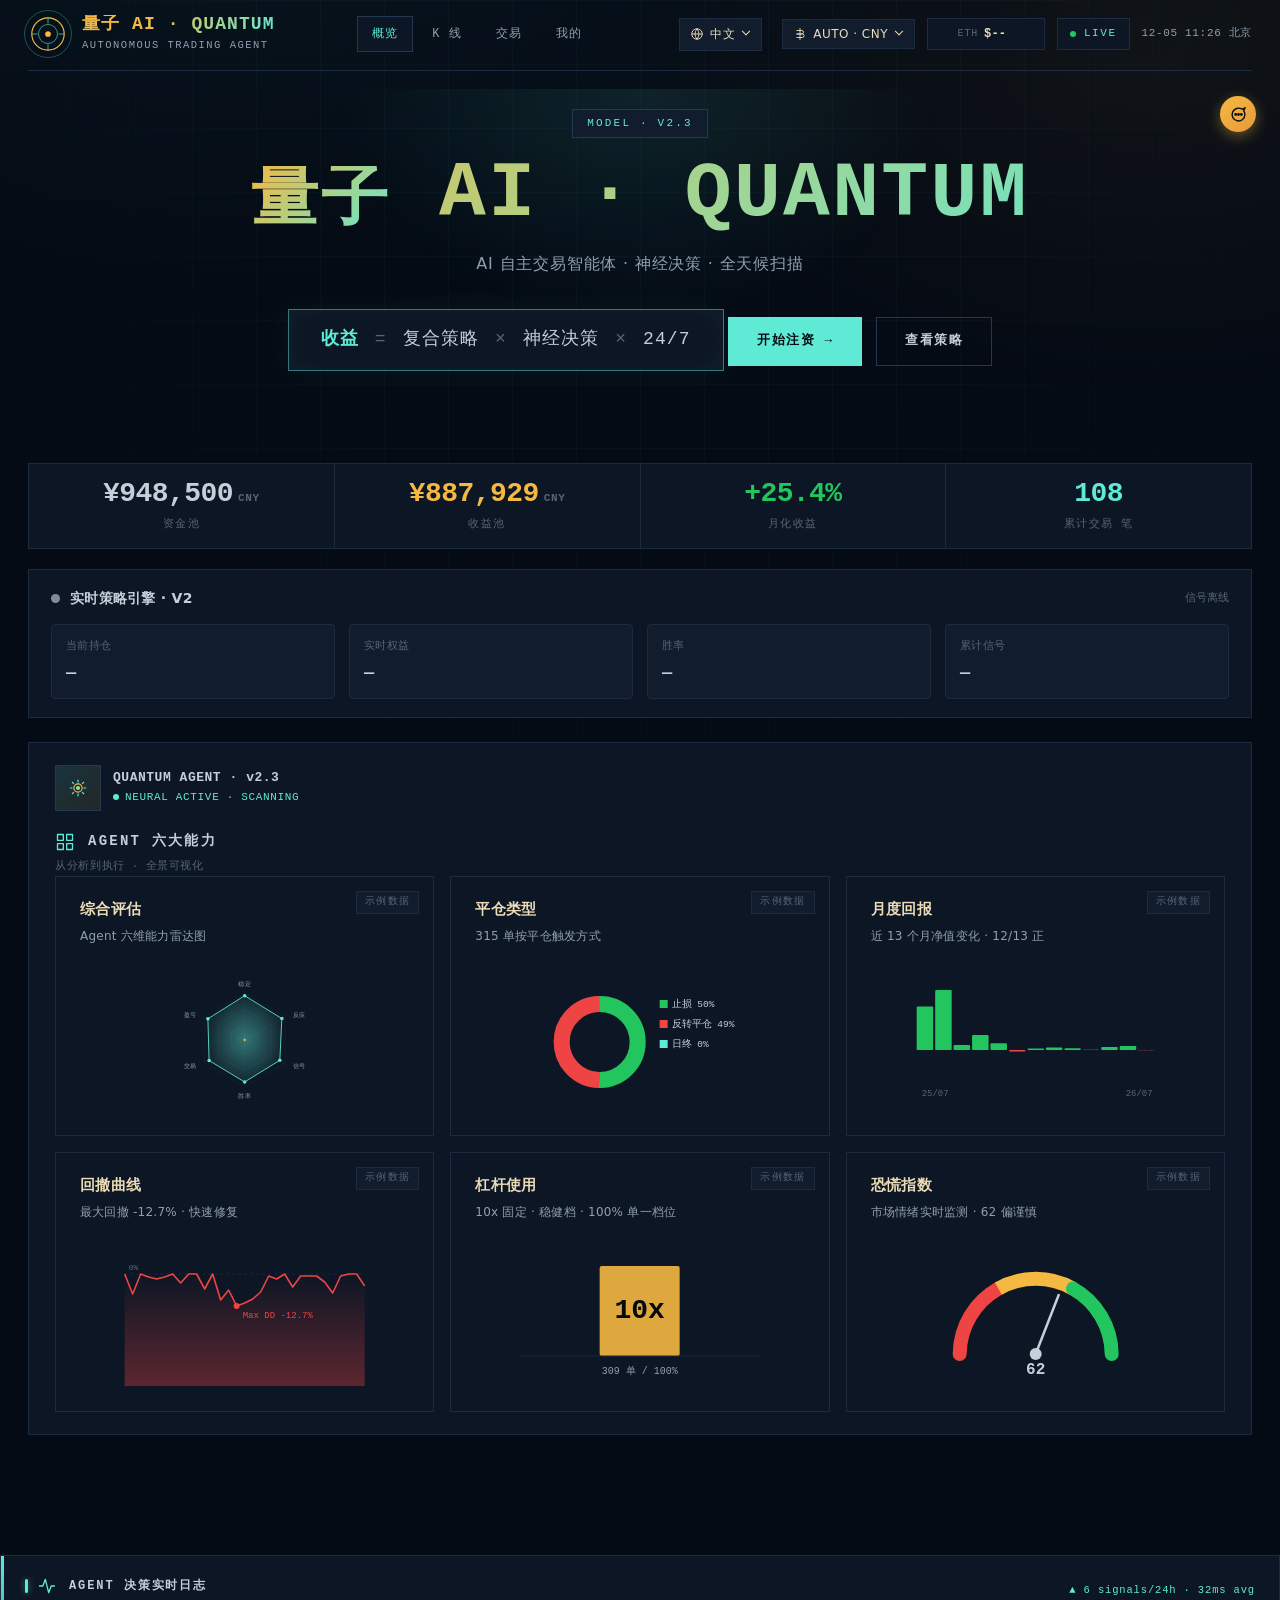
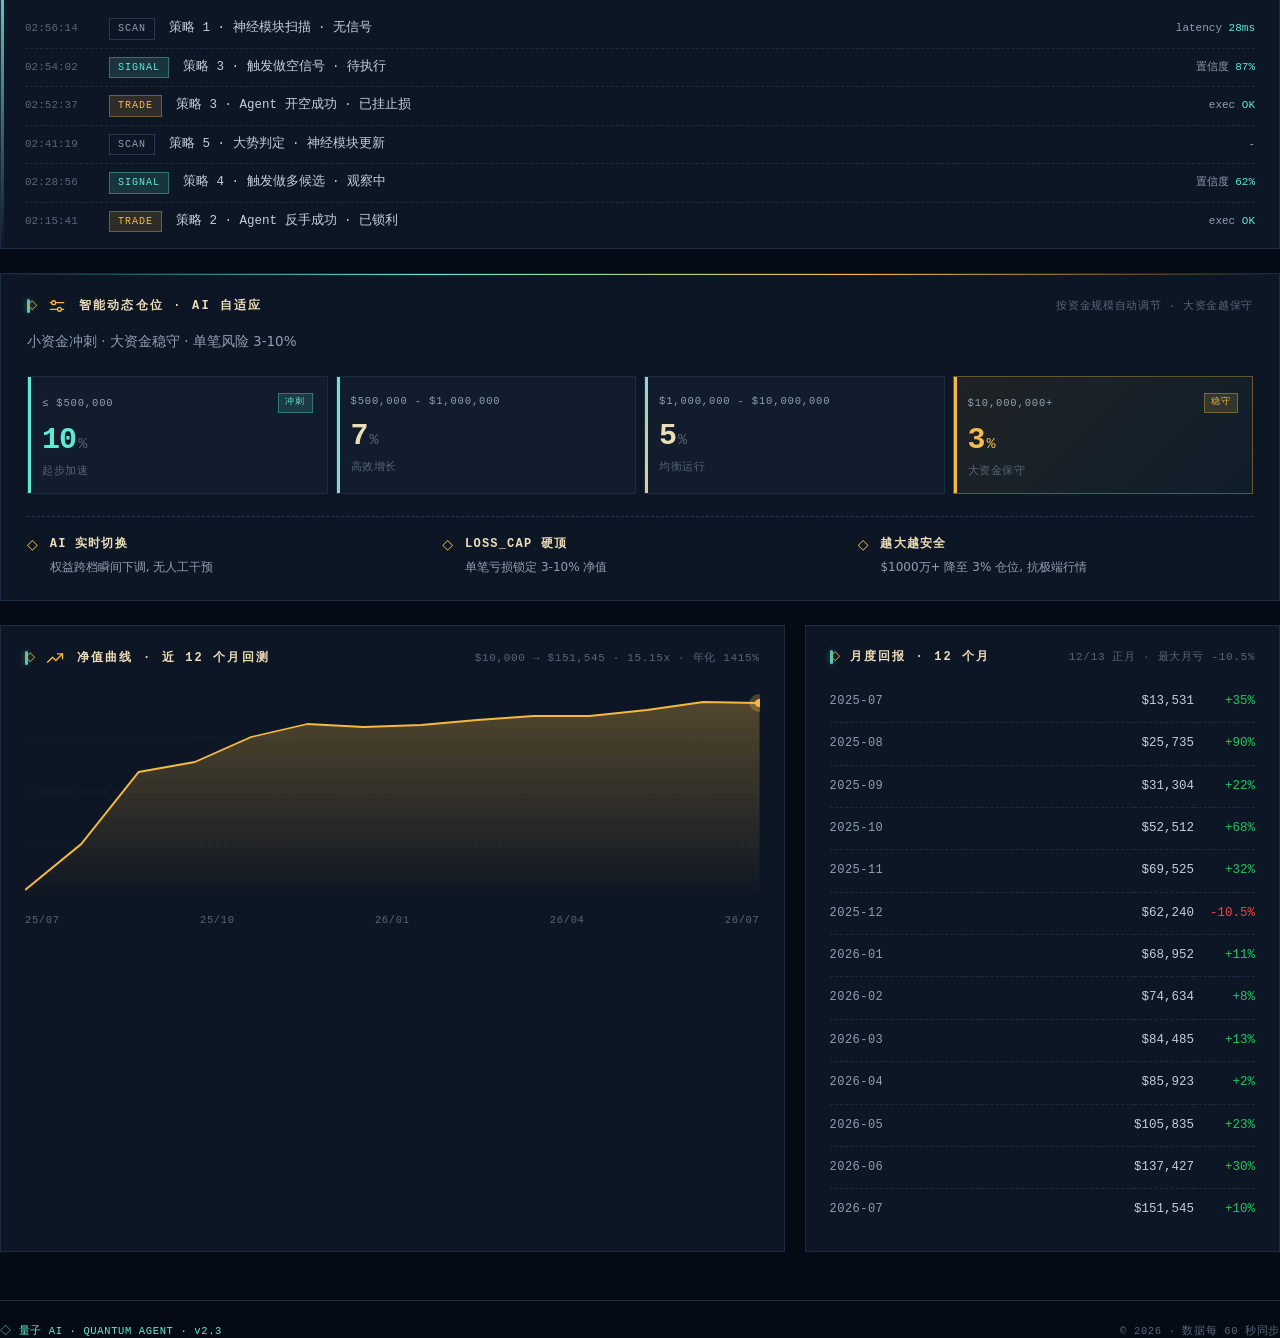
<file: index.html>
<!doctype html>
<html lang="zh-CN">
<head>
<meta charset="utf-8">
<meta name="viewport" content="width=device-width,initial-scale=1,maximum-scale=1,user-scalable=no">
<title>量子 AI · 概览</title>
<link rel="stylesheet" href="shared.css">
<style>
/* ═══ K1 Hero v2 · AlphaGBM 灵感 · 大留白 + 记忆公式 ═══ */
.hero-v2 {
  text-align: center;
  padding: 20px 20px 48px;
  margin-bottom: 20px;
  position: relative;
}
.hero-v2::before {
  content:''; position:absolute; top:0; left:50%; transform:translateX(-50%);
  width: 60%; max-width: 800px; height: 340px;
  background: radial-gradient(60% 100% at 50% 0%, rgba(94,234,212,0.10), transparent 70%);
  pointer-events:none;
}
.hero-eyebrow {
  display: inline-block; padding: 5px 14px;
  background: var(--panel-2); border: 1px solid var(--border-strong);
  color: var(--tech); font-family: var(--font-mono);
  font-size: 11px; letter-spacing: 0.2em; text-transform: uppercase;
  margin-bottom: 16px; position:relative;
}
.hero-mega {
  margin: 0 0 16px; font-family: var(--font-mono);
  font-size: 78px; font-weight: 700; letter-spacing: 0.03em; line-height: 1.05;
  background: linear-gradient(135deg, var(--accent) 0%, var(--tech) 100%);
  -webkit-background-clip: text; background-clip: text;
  -webkit-text-fill-color: transparent; color: transparent;
  position:relative;
  text-align: center;
}
.hero-mega .hm-cjk {
  display: inline-block;
  font-size: 0.86em;
  transform: translateY(0.06em);
  background: linear-gradient(135deg, var(--accent) 0%, var(--tech) 100%);
  -webkit-background-clip: text; background-clip: text;
  -webkit-text-fill-color: transparent; color: transparent;
}
.hero-slogan {
  margin: 0 auto 32px; max-width: 520px;
  color: var(--text-muted); font-size: 16px; letter-spacing: 0.05em;
  position:relative;
}
.hero-formula {
  display: inline-flex; align-items: center; gap: 16px;
  padding: 16px 32px; background: var(--panel);
  border: 1px solid var(--border-strong);
  margin: 0 auto 24px; font-family: var(--font-mono);
  font-size: 18px; letter-spacing: 0.06em;
  position: relative;
}
.hero-formula::before {
  content:''; position:absolute; inset:-1px;
  border: 1px solid rgba(94,234,212,0.35);
  box-shadow: inset 0 0 24px rgba(94,234,212,0.05), 0 0 32px rgba(94,234,212,0.06);
  pointer-events:none;
}
.hf-var { color: var(--tech); font-weight: 700; }
.hf-op { color: var(--text-dim); font-weight: 300; }
.hf-term { color: var(--text); font-weight: 500; }

.hero-ctas { display: inline-flex; gap: 14px; position:relative; }
.btn {
  display: inline-flex; align-items: center; justify-content:center; gap: 8px;
  padding: 14px 28px; font-family: var(--font-mono);
  font-size: 12.5px; font-weight: 600; letter-spacing: 0.12em;
  text-transform: uppercase; cursor: pointer;
  transition: all .2s ease; border: 1px solid transparent;
  text-decoration:none;
}
.btn-primary { background: var(--tech); color: var(--bg); }
.btn-primary:hover { background: var(--accent); }
.btn-secondary { background: transparent; color: var(--text); border-color: var(--border-strong); }
.btn-secondary:hover { border-color: var(--tech); color: var(--tech); background: var(--panel-2); }

/* Metrics strip · 4 大数字 */
.metrics-strip {
  display: grid; grid-template-columns: repeat(4, 1fr);
  gap: 1px; background: var(--border); border: 1px solid var(--border);
  margin-bottom: 20px;
}
.metric { padding: 16px 20px; background: var(--panel); text-align: center; }
.metric-value {
  font-family: var(--font-mono); font-variant-numeric: tabular-nums;
  font-size: 28px; font-weight: 600; letter-spacing: -0.02em;
  color: var(--text); line-height: 1;
}
.metric-value.amber { color: var(--accent); }
.metric-value.up { color: var(--up); }
.metric-value.tech { color: var(--tech); }
.metric-value .unit { font-size: 11px; color: var(--text-dim); margin-left: 5px; letter-spacing: 0.06em; }
.metric-label {
  margin-top: 8px; font-family: var(--font-mono);
  font-size: 10.5px; letter-spacing: 0.14em;
  color: var(--text-dim); text-transform: uppercase;
}

/* Agent card v2 (simplified, no float badge) */
.agent-card-v2 { padding: 22px 26px; margin-bottom: 24px; }
.agent-body { display: grid; grid-template-columns: 1fr 240px; gap: 28px; align-items: center; }
.agent-radar { display: flex; align-items: center; justify-content: center; position: relative; }
.agent-radar svg { width: 100%; max-width: 240px; height: auto; display:block; }
.agent-radar-label {
  position: absolute; bottom: -4px; left: 50%; transform: translateX(-50%);
  font-family: var(--font-mono); font-size: 9.5px;
  color: var(--text-dim); letter-spacing: 0.16em; text-transform: uppercase;
  white-space: nowrap;
}
@media (max-width: 720px) { .agent-body { grid-template-columns: 1fr; } .agent-radar { order: -1; margin-bottom: 8px; } }
.agent-card-v2 .agent-head { display:flex; align-items:center; gap:12px; margin-bottom:20px; }
.agent-avatar { width:46px; height:46px; background: linear-gradient(135deg, rgba(94,234,212,0.14), rgba(245,185,66,0.10)); border:1px solid var(--border-strong); display:grid; place-items:center; }
.agent-avatar svg { width:22px; height:22px; }
.agent-name { font-family:var(--font-mono); font-size:13px; font-weight:600; letter-spacing:0.04em; line-height:1.2; }
.agent-status { font-size:11px; color:var(--tech); font-family:var(--font-mono); letter-spacing:0.06em; margin-top:4px; }
.agent-status .status-dot { display:inline-block; width:6px; height:6px; border-radius:50%; background:var(--tech); margin-right:6px; vertical-align:middle; animation: pulse-dot 1.4s ease-in-out infinite; }
.agent-stats { display:grid; grid-template-columns: repeat(3, 1fr); gap:0; font-family:var(--font-mono); font-size:12px; }
.agent-stat { display:flex; align-items:center; gap: 12px; padding: 14px 16px; border-right: 1px dashed var(--border); border-bottom: 1px dashed var(--border); }
.agent-stat:nth-child(3n) { border-right: none; }
.agent-stat:nth-last-child(-n+3) { border-bottom: none; }
.stat-vis { width: 36px; height: 36px; flex-shrink: 0; display:grid; place-items:center; }
.stat-vis svg { width: 100%; height: 100%; overflow: visible; }
.stat-body { display: flex; flex-direction: column; min-width: 0; }
.agent-stat .k { color:var(--text-dim); letter-spacing:0.1em; text-transform:uppercase; font-size:9.5px; margin-top: 3px; order: 2; }
.agent-stat .v { color:var(--text); font-variant-numeric:tabular-nums; font-size: 17px; font-weight: 600; letter-spacing: -0.01em; line-height: 1.1; order: 1; }
.agent-stat .v.up { color:var(--up); }
/* ═══ 能力展示 Gallery · 6 卡 AlphaGBM 风格 ═══ */
.showcase { margin-bottom: 28px; }
.showcase-head { display: flex; align-items: baseline; justify-content: space-between; margin-bottom: 18px; padding-bottom: 14px; border-bottom: 1px solid var(--border); }
.showcase-title { display: flex; align-items: center; gap: 10px; }
.showcase-title h2 { margin: 0; font-family: var(--font-mono); font-size: 14px; font-weight: 600; letter-spacing: 0.16em; text-transform: uppercase; color: var(--text); }
.showcase-note { font-family: var(--font-mono); font-size: 10.5px; color: var(--text-dim); letter-spacing: 0.06em; }
.showcase-grid { display: grid; grid-template-columns: repeat(3, 1fr); gap: 16px; }
.show-card { padding: 22px 24px 18px; background: var(--panel); border: 1px solid var(--border); position: relative; min-height: 260px; display: flex; flex-direction: column; transition: border-color .2s ease, transform .2s ease; }
.show-card:hover { border-color: var(--border-strong); transform: translateY(-2px); }
.show-badge { position: absolute; top: 14px; right: 14px; padding: 3px 8px; background: var(--panel-2); border: 1px solid var(--border); font-family: var(--font-mono); font-size: 9.5px; color: var(--text-dim); letter-spacing: 0.14em; }
.show-card h3 { margin: 0 0 6px; font-family: var(--font-mono); font-size: 14.5px; font-weight: 600; letter-spacing: 0.02em; color: var(--text-warm); }
.show-card > p { margin: 0 0 18px; color: var(--text-muted); font-size: 12px; letter-spacing: 0.02em; line-height: 1.5; }
.show-viz { flex: 1; min-height: 130px; display: flex; align-items: center; justify-content: center; }
.show-viz svg { width: 100%; height: 100%; max-height: 140px; display: block; }
@media (max-width: 960px) {
  .showcase-grid { grid-template-columns: 1fr 1fr; gap: 12px; }
  .show-card { min-height: 230px; padding: 18px 20px 16px; }
  .show-card h3 { font-size: 13.5px; }
  .show-card > p { font-size: 11.5px; margin-bottom: 14px; }
  .show-badge { top: 12px; right: 12px; padding: 2px 7px; font-size: 9px; }
  .show-viz { min-height: 110px; }
  .show-viz svg { max-height: 120px; }
}
@media (max-width: 600px) {
  .showcase-head { flex-direction: column; align-items: flex-start; gap: 6px; }
  .showcase-title h2 { font-size: 12.5px; }
  .showcase-note { font-size: 10px; }
  .showcase-grid { grid-template-columns: 1fr 1fr; gap: 10px; }
  .show-card { min-height: 200px; padding: 14px 14px 12px; }
  .show-card h3 { font-size: 12.5px; }
  .show-card > p { font-size: 10.5px; margin-bottom: 10px; line-height: 1.4; }
  .show-viz { min-height: 90px; }
  .show-viz svg { max-height: 100px; }
}
@media (max-width: 380px) {
  .showcase-grid { grid-template-columns: 1fr; }
  .show-card { min-height: 210px; }
}

.agent-feed-card { background:var(--panel); border:1px solid var(--border); padding:20px 24px 8px; margin-bottom:24px; position:relative; overflow:hidden; }
.agent-feed-card::before { content:''; position:absolute; top:0; left:0; width:3px; height:100%; background:linear-gradient(180deg, var(--tech), transparent); }
.feed-head { display:flex; align-items:baseline; justify-content:space-between; margin-bottom:12px; gap:12px; }
.feed-head h3 { margin:0; font-family:var(--font-mono); font-size:12px; letter-spacing:0.16em; text-transform:uppercase; font-weight:600; }
.feed-head .throughput { font-family:var(--font-mono); font-size:10.5px; color:var(--tech); letter-spacing:0.08em; }
.feed-lines { display:flex; flex-direction:column; font-family:var(--font-mono); font-size:12.5px; }
.feed-line { display:grid; grid-template-columns: 70px auto 1fr auto; gap:14px; padding:8px 0; border-bottom:1px dashed var(--border); align-items:center; }
.feed-line:last-child { border-bottom:none; }
.feed-line .t { color:var(--text-dim); font-size:11px; }
.feed-line .tag { padding:2px 8px; font-size:10px; letter-spacing:0.1em; text-transform:uppercase; border:1px solid var(--border-strong); color:var(--text-muted); white-space:nowrap; }
.feed-line .tag.sig { color:var(--tech); border-color:rgba(94,234,212,0.35); background:var(--tech-dim); }
.feed-line .tag.trd { color:var(--accent); border-color:rgba(245,185,66,0.35); background:var(--accent-dim); }
.feed-line .msg { color:var(--text); }
.feed-line .conf { color:var(--text-muted); font-size:11px; white-space:nowrap; }
.feed-line .conf b { color:var(--tech); font-weight:500; }

/* 智能动态杠杆 */
.leverage-card { padding: 22px 26px 24px; margin-bottom: 24px; position: relative; overflow: hidden; }
.leverage-card::before {
  content: ''; position: absolute; top: 0; left: 0; right: 0; height: 1px;
  background: linear-gradient(90deg, transparent, var(--tech), var(--accent), transparent);
}
.lev-intro {
  color: var(--text-muted);
  font-size: 13.5px;
  line-height: 1.75;
  max-width: 60ch;
  margin: 6px 0 22px;
}
.lev-intro .tech-hi { color: var(--tech); font-weight: 500; }
.lev-intro .amber-hi { color: var(--accent); font-weight: 500; }
.lev-intro .up-hi { color: var(--up); font-weight: 500; }

.lev-tiers {
  display: grid;
  grid-template-columns: repeat(4, 1fr);
  gap: 8px;
  margin-bottom: 22px;
}
.lev-tier {
  background: var(--panel-2);
  border: 1px solid var(--border);
  padding: 16px 14px 14px;
  position: relative;
  transition: all .2s ease;
}
.lev-tier::before {
  content: ''; position: absolute; top: 0; left: 0; width: 3px; height: 100%;
  background: var(--border-strong);
}
.lev-tier.t1::before { background: var(--tech); }
.lev-tier.t2::before { background: linear-gradient(180deg, var(--tech), #90d5c5); }
.lev-tier.t3::before { background: linear-gradient(180deg, #90d5c5, #e0d090); }
.lev-tier.t4::before { background: linear-gradient(180deg, #e0d090, var(--accent)); }
.lev-tier.t5::before { background: var(--accent); }
.lev-tier.safe { background: linear-gradient(135deg, rgba(245,185,66,0.08), rgba(94,234,212,0.04)); border-color: rgba(245,185,66,0.35); }

.lev-head {
  display: flex; align-items: center; justify-content: space-between; gap: 8px;
  margin-bottom: 12px;
}
.lev-head .lev-range {
  font-family: var(--font-mono);
  font-size: 10.5px;
  letter-spacing: 0.08em;
  color: var(--text-muted);
  font-variant-numeric: tabular-nums;
}
.lev-head .lev-tag {
  font-family: var(--font-mono);
  font-size: 9px;
  letter-spacing: 0.12em;
  text-transform: uppercase;
  padding: 2px 6px;
  background: var(--tech-dim);
  color: var(--tech);
  border: 1px solid rgba(94,234,212,0.35);
}
.lev-head .lev-tag.safe {
  background: var(--accent-dim);
  color: var(--accent);
  border-color: rgba(245,185,66,0.35);
}
.lev-num {
  font-family: var(--font-mono);
  font-variant-numeric: tabular-nums;
  font-size: 30px;
  font-weight: 700;
  letter-spacing: -0.03em;
  line-height: 1;
  color: var(--text-warm);
}
.lev-num .lev-x {
  font-size: 15px;
  color: var(--text-dim);
  margin-left: 2px;
  font-weight: 500;
}
.lev-tier.t1 .lev-num { color: var(--tech); }
.lev-tier.t5 .lev-num {
  background: linear-gradient(135deg, var(--accent), var(--text-warm));
  -webkit-background-clip: text; background-clip: text;
  -webkit-text-fill-color: transparent; color: transparent;
}
.lev-desc {
  margin-top: 8px;
  font-family: var(--font-mono);
  font-size: 10.5px;
  color: var(--text-dim);
  letter-spacing: 0.06em;
}

.lev-safety-row {
  display: grid;
  grid-template-columns: 1fr 1fr 1fr;
  gap: 20px;
  padding-top: 18px;
  border-top: 1px dashed var(--border-strong);
}
.lev-safety-item {
  display: flex; gap: 12px; align-items: flex-start;
}
.lev-safety-item .lsi-icon {
  color: var(--accent);
  font-size: 14px;
  line-height: 1.4;
  flex-shrink: 0;
}
.lsi-title {
  font-family: var(--font-mono);
  font-size: 12px;
  letter-spacing: 0.1em;
  text-transform: uppercase;
  color: var(--text-warm);
  font-weight: 600;
  margin-bottom: 4px;
}
.lsi-desc {
  font-size: 12px;
  color: var(--text-muted);
  line-height: 1.55;
}

@media (max-width: 960px) {
  .lev-tiers { grid-template-columns: repeat(4, 1fr); gap: 6px; }
  .lev-tier { padding: 12px 10px; }
  .lev-num { font-size: 22px; }
  .lev-num .lev-x { font-size: 12px; }
  .lev-head .lev-range { font-size: 9.5px; }
  .lev-head .lev-tag { display: none; }
  .lev-desc { font-size: 9px; }
  .lev-safety-row { grid-template-columns: 1fr; gap: 14px; }
}
@media (max-width: 600px) {
  .lev-tiers { grid-template-columns: 1fr 1fr; }
  .lev-num { font-size: 24px; }
  .lev-head .lev-range { font-size: 10px; }
  .lev-desc { font-size: 10px; }
}

.grid-2 { display:grid; grid-template-columns: 1.65fr 1fr; gap:20px; margin-bottom:24px; }
.equity-wrap { position:relative; height:220px; margin-top:4px; }
.equity-svg { width:100%; height:100%; display:block; }
.equity-xaxis { display:flex; justify-content:space-between; margin-top:10px; font-family:var(--font-mono); font-size:10.5px; color:var(--text-dim); letter-spacing:0.06em; }
.month-list { display:grid; grid-template-columns: 1fr auto auto; font-size:13px; }
.month-list > div { padding:11px 0; border-bottom:1px dashed var(--border); }
.month-list > div:nth-last-child(-n+3) { border-bottom:none; }
.month-list .m-name { color:var(--text-muted); font-family:var(--font-mono); font-size:12px; letter-spacing:0.04em; }
.month-list .m-eq { text-align:right; font-family:var(--font-mono); font-variant-numeric:tabular-nums; }
.month-list .m-ret { text-align:right; color:var(--up); font-family:var(--font-mono); font-variant-numeric:tabular-nums; padding-left:16px; }

@media (max-width: 960px) {
  .hero-v2 { padding: 56px 16px 44px; }
  .hero-mega { font-size: 44px; }
  .hero-slogan { font-size: 13.5px; margin-bottom: 32px; }
  .hero-formula { font-size: 15px; gap: 12px; padding: 16px 24px; margin-bottom: 32px; }
  .metrics-strip { grid-template-columns: 1fr 1fr; }
  .metric { padding: 18px 20px; }
  .metric-value { font-size: 24px; }
  .agent-stats { grid-template-columns: repeat(3, 1fr); }
  .agent-stat { border-bottom: 1px dashed var(--border); padding: 10px 4px; }
  .agent-stat:nth-child(4) { border-right: 1px dashed var(--border); }
  .agent-stat:nth-child(3n) { border-right: none; }
  .agent-stat:nth-last-child(-n+3) { border-bottom: none; }
  .grid-2 { grid-template-columns: 1fr; }
  .feed-line { grid-template-columns: 60px auto 1fr; }
  .feed-line .conf { display: none; }
}
@media (max-width: 600px) {
  .hero-v2 { padding: 44px 12px 32px; }
  .hero-eyebrow { font-size: 10px; padding: 4px 12px; margin-bottom: 20px; }
  .hero-mega { font-size: 32px; letter-spacing: 0.02em; }
  .hero-slogan { font-size: 12px; margin-bottom: 24px; }
  .hero-formula { font-size: 12px; gap: 6px; padding: 12px 14px; letter-spacing: 0.03em; margin-bottom: 28px; }
  .hero-ctas { flex-direction: column; width: 100%; padding: 0 16px; box-sizing: border-box; }
  .btn { justify-content: center; padding: 12px 20px; font-size: 11.5px; }
  .metric-value { font-size: 20px; }
  .metric-label { font-size: 9.5px; }
  .metric { padding: 14px 12px; }
  .agent-card-v2 { padding: 16px 18px; }
  .agent-name { font-size: 12.5px; }
  .agent-status { font-size: 10.5px; }
  .agent-stats { grid-template-columns: repeat(2, 1fr); }
  .agent-stat:nth-child(2n) { border-right: none; }
  .agent-stat:nth-child(2n+1) { border-right: 1px dashed var(--border); }
  .agent-stat:nth-last-child(-n+2) { border-bottom: none; }
  .feed-line { grid-template-columns: 50px auto 1fr; gap: 8px; font-size: 11.5px; padding: 7px 0; }
  .feed-line .t { font-size: 10px; }
  .feed-line .tag { padding: 1px 6px; font-size: 9px; }
}
</style>
</head>
<body>

<div class="ambient"></div>
<div class="grid-overlay"></div>

<div class="page">

  <div class="top">
    <div class="brand">
      <div class="brand-mark">
        <svg viewBox="0 0 42 42" fill="none">
          <circle cx="21" cy="21" r="17" stroke="#f5b942" stroke-width="1.2"/>
          <circle cx="21" cy="21" r="10" stroke="#5eead4" stroke-width="0.9" opacity="0.7"/>
          <circle cx="21" cy="21" r="3" fill="#f5b942"/>
          <line x1="21" y1="4"  x2="21" y2="10" stroke="#5eead4" stroke-width="0.7"/>
          <line x1="21" y1="32" x2="21" y2="38" stroke="#5eead4" stroke-width="0.7"/>
          <line x1="4"  y1="21" x2="10" y2="21" stroke="#5eead4" stroke-width="0.7"/>
          <line x1="32" y1="21" x2="38" y2="21" stroke="#5eead4" stroke-width="0.7"/>
        </svg>
      </div>
      <div class="brand-text">
        <div class="name">量子 AI · QUANTUM</div>
        <div class="sub" data-i18n="brand.sub">AUTONOMOUS TRADING AGENT</div>
      </div>
    </div>
    <div class="top-nav">
      <a class="nav-item active" href="index.html" data-i18n="nav.overview">概览</a>
      <a class="nav-item" href="kline.html" data-i18n="nav.kline">K 线</a>
      <a class="nav-item" href="trades.html" data-i18n="nav.trades">交易</a>
      <a class="nav-item" href="deposit.html" data-i18n="nav.my">我的</a>
    </div>
    <div class="top-meta">
      <div class="lang-switcher"></div>
      <div class="ccy-switcher"></div>
      <span class="eth-price" id="ethPrice"><span class="lbl">ETH</span><span id="ethPriceVal">$----</span><span class="arrow" id="ethArrow"></span></span>
      <span class="live-badge"><span class="dot"></span>LIVE</span>
      <span id="clock">--:--</span>
    </div>
  </div>

  <!-- ═══ HERO v2 · AlphaGBM 风格 · 大留白 + 记忆公式 ═══ -->
  <section class="hero-v2">
    <span class="hero-eyebrow" data-i18n="hero.model">MODEL · V2.3</span>
    <h1 class="hero-mega"><span class="hm-cjk">量子</span> AI · QUANTUM</h1>
    <p class="hero-slogan" data-i18n="hero.slogan">AI 自主交易智能体 · 神经决策 · 全天候扫描</p>
    <div class="hero-formula">
      <span class="hf-var" data-i18n="hero.f.left">收益</span>
      <span class="hf-op">=</span>
      <span class="hf-term" data-i18n="hero.f.t1">复合策略</span>
      <span class="hf-op">×</span>
      <span class="hf-term" data-i18n="hero.f.t2">神经决策</span>
      <span class="hf-op">×</span>
      <span class="hf-term" data-i18n="hero.f.t3">24/7</span>
    </div>
    <div class="hero-ctas">
      <a href="deposit.html" class="btn btn-primary" data-i18n="hero.cta1">开始注资 →</a>
      <a href="kline.html" class="btn btn-secondary" data-i18n="hero.cta2">查看策略</a>
    </div>
  </section>

  <!-- Metrics strip · 4 大关键数字 -->
  <section class="metrics-strip">
    <div class="metric">
      <div class="metric-value"><span class="money" data-usd="135500">$135,500</span><span class="unit" data-money-unit>USDT</span></div>
      <div class="metric-label" data-i18n="metric.fund">资金池</div>
    </div>
    <div class="metric">
      <div class="metric-value amber"><span class="money" data-usd="126847">$126,847</span><span class="unit" data-money-unit>USDT</span></div>
      <div class="metric-label" data-i18n="metric.profit">收益池</div>
    </div>
    <div class="metric">
      <div class="metric-value up">+25.4%</div>
      <div class="metric-label" data-i18n="metric.roi">月化收益</div>
    </div>
    <div class="metric">
      <div class="metric-value tech">108</div>
      <div class="metric-label" data-i18n="metric.trades">累计交易 笔</div>
    </div>
  </section>

  <!-- 实时策略状态 · 5003 V2 引擎 -->
  <section class="card" id="liveStratCard" style="margin-bottom:24px;padding:18px 22px">
    <div style="display:flex;align-items:center;justify-content:space-between;flex-wrap:wrap;gap:12px;margin-bottom:14px">
      <div style="display:flex;align-items:center;gap:10px">
        <span id="liveDot" style="width:9px;height:9px;border-radius:50%;background:#7f8d9a;display:inline-block"></span>
        <h3 style="margin:0;font-size:14px;letter-spacing:.02em" data-i18n="live.title">实时策略引擎 · V2</h3>
      </div>
      <span id="liveUpdated" style="font-size:11px;color:var(--text-dim);font-family:var(--font-mono)">连接中…</span>
    </div>
    <div id="liveGrid" style="display:grid;grid-template-columns:repeat(4,1fr);gap:14px">
      <div class="live-cell"><div class="lc-k" data-i18n="live.pos">当前持仓</div><div class="lc-v" id="lvPos">—</div></div>
      <div class="live-cell"><div class="lc-k" data-i18n="live.equity">实时权益</div><div class="lc-v" id="lvEq">—</div></div>
      <div class="live-cell"><div class="lc-k" data-i18n="live.wr">胜率</div><div class="lc-v" id="lvWr">—</div></div>
      <div class="live-cell"><div class="lc-k" data-i18n="live.trades">累计信号</div><div class="lc-v" id="lvTrades">—</div></div>
    </div>
  </section>
  <style>
    .live-cell { background:var(--panel-2); border:1px solid var(--border); border-radius:4px; padding:12px 14px; }
    .live-cell .lc-k { font-size:11px; color:var(--text-dim); letter-spacing:.04em; margin-bottom:6px; }
    .live-cell .lc-v { font-size:17px; font-weight:600; font-family:var(--font-mono); color:var(--text); }
    @media (max-width:640px){ #liveGrid { grid-template-columns:repeat(2,1fr); } }
  </style>

  <!-- Agent panel · 简化独立卡片 -->
  <section class="card agent-card-v2">
    <div class="agent-head">
      <div class="agent-avatar">
        <svg viewBox="0 0 24 24" fill="none" stroke="#5eead4" stroke-width="1.3">
          <path d="M12 3v3M12 18v3M3 12h3M18 12h3M5.5 5.5l2 2M16.5 16.5l2 2M5.5 18.5l2-2M16.5 7.5l2-2"/>
          <circle cx="12" cy="12" r="4.5" stroke="#f5b942"/>
          <circle cx="12" cy="12" r="1.6" fill="#f5b942"/>
        </svg>
      </div>
      <div>
        <div class="agent-name" data-i18n="agent.name">QUANTUM AGENT · v2.3</div>
        <div class="agent-status"><span class="status-dot"></span><span data-i18n="agent.status">NEURAL ACTIVE · SCANNING</span></div>
      </div>
    </div>
    <!-- 六大能力 · 内嵌 gallery -->
    <div class="showcase-head-inline">
      <div class="showcase-title">
        <span class="sec-icon"><svg viewBox="0 0 24 24" fill="none" stroke="currentColor" stroke-width="1.6" stroke-linecap="round" stroke-linejoin="round"><rect x="3" y="3" width="7" height="7"/><rect x="14" y="3" width="7" height="7"/><rect x="3" y="14" width="7" height="7"/><rect x="14" y="14" width="7" height="7"/></svg></span>
        <h2 data-i18n="show.title">六大能力</h2>
      </div>
      <span class="showcase-note" data-i18n="show.note">从分析到执行 · 全景可视化</span>
    </div>
    <div class="showcase-grid">
      <!-- 1 · 综合评估 (雷达) -->
      <div class="show-card">
        <div class="show-badge" data-i18n="show.badge">示例数据</div>
        <h3 data-i18n="show.c0.t">综合评估</h3>
        <p data-i18n="show.c0.d">Agent 六维能力雷达图</p>
        <div class="show-viz">
          <svg viewBox="0 0 240 240">
            <defs>
              <radialGradient id="rd-fill-sc" cx="50%" cy="50%">
                <stop offset="0%" stop-color="#5eead4" stop-opacity="0.45"/>
                <stop offset="100%" stop-color="#5eead4" stop-opacity="0.08"/>
              </radialGradient>
            </defs>
            <g stroke="#1c2b40" fill="none" stroke-width="0.7">
              <polygon points="50.72,80 120,40 189.28,80 189.28,160 120,200 50.72,160"/>
              <polygon points="74.28,93.6 120,67.2 165.72,93.6 165.72,146.4 120,172.8 74.28,146.4"/>
              <polygon points="97.14,106.8 120,93.6 142.86,106.8 142.86,133.2 120,146.4 97.14,133.2"/>
            </g>
            <g stroke="#1c2b40" stroke-width="0.6">
              <line x1="120" y1="120" x2="120" y2="40"/>
              <line x1="120" y1="120" x2="189.28" y2="80"/>
              <line x1="120" y1="120" x2="189.28" y2="160"/>
              <line x1="120" y1="120" x2="120" y2="200"/>
              <line x1="120" y1="120" x2="50.72" y2="160"/>
              <line x1="120" y1="120" x2="50.72" y2="80"/>
            </g>
            <polygon points="120,44 183.74,83.2 180.27,154.8 120,192 59.03,155.2 56.95,83.6"
              fill="url(#rd-fill-sc)" stroke="#5eead4" stroke-width="1.5" stroke-linejoin="round"/>
            <g fill="#5eead4">
              <circle cx="120" cy="44" r="3"/>
              <circle cx="183.74" cy="83.2" r="3"/>
              <circle cx="180.27" cy="154.8" r="3"/>
              <circle cx="120" cy="192" r="3"/>
              <circle cx="59.03" cy="155.2" r="3"/>
              <circle cx="56.95" cy="83.6" r="3"/>
            </g>
            <circle cx="120" cy="120" r="2" fill="#f5b942"/>
            <g fill="#8ea0b0" font-family="'JetBrains Mono',monospace" font-size="9.5" letter-spacing="0.06em">
              <text x="120" y="28" text-anchor="middle">稳定</text>
              <text x="203" y="80" text-anchor="start">反应</text>
              <text x="203" y="168" text-anchor="start">信号</text>
              <text x="120" y="220" text-anchor="middle">胜率</text>
              <text x="37" y="168" text-anchor="end">交易</text>
              <text x="37" y="80" text-anchor="end">盈亏</text>
            </g>
          </svg>
        </div>
      </div>
      <!-- 2 · 策略权重 -->
      <div class="show-card">
        <div class="show-badge" data-i18n="show.badge">示例数据</div>
        <h3 data-i18n="show.c1.t">平仓类型</h3>
        <p data-i18n="show.c1.d">309 单按平仓触发方式</p>
        <div class="show-viz">
          <svg viewBox="0 0 240 140">
            <g transform="translate(80 72)">
              <circle cx="0" cy="0" r="38" stroke="#1c2b40" stroke-width="16" fill="none"/>
              <circle cx="0" cy="0" r="38" stroke="#22c55e" stroke-width="16" fill="none" stroke-dasharray="119.77 238.76" stroke-dashoffset="0.00" transform="rotate(-90)"/>
              <circle cx="0" cy="0" r="38" stroke="#ef4444" stroke-width="16" fill="none" stroke-dasharray="118.22 238.76" stroke-dashoffset="-119.77" transform="rotate(-90)"/>
              <circle cx="0" cy="0" r="38" stroke="#5eead4" stroke-width="16" fill="none" stroke-dasharray="0.77 238.76" stroke-dashoffset="-237.99" transform="rotate(-90)"/>
              
            </g>
            <g font-family="'JetBrains Mono',monospace" font-size="9.5">
              <rect x="140" y="30" width="8" height="8" fill="#22c55e"/><text x="152" y="37" fill="#c5cfda">止损 50%</text>
              <rect x="140" y="50" width="8" height="8" fill="#ef4444"/><text x="152" y="57" fill="#c5cfda">反转平仓 49%</text>
              <rect x="140" y="70" width="8" height="8" fill="#5eead4"/><text x="152" y="77" fill="#c5cfda">日终 0%</text>
            </g>
          </svg>
        </div>
      </div>
      <!-- 3 · 月度回报 -->
      <div class="show-card">
        <div class="show-badge" data-i18n="show.badge">示例数据</div>
        <h3 data-i18n="show.c2.t">月度回报</h3>
        <p data-i18n="show.c2.d">近 13 个月净值变化 · 12/13 正</p>
        <div class="show-viz">
          <svg viewBox="0 0 240 140">
            <line x1="0" y1="80" x2="240" y2="80" stroke="#1c2b40" stroke-dasharray="2 4"/>
            <g>
              <rect x="1.0" y="36.4" width="16.5" height="43.6" fill="#22c55e" rx="1"/>
              <rect x="19.5" y="20.0" width="16.5" height="60.0" fill="#22c55e" rx="1"/>
              <rect x="37.9" y="75.1" width="16.5" height="4.9" fill="#22c55e" rx="1"/>
              <rect x="56.4" y="65.0" width="16.5" height="15.0" fill="#22c55e" rx="1"/>
              <rect x="74.8" y="73.3" width="16.5" height="6.7" fill="#22c55e" rx="1"/>
              <rect x="93.3" y="80.0" width="16.5" height="1.5" fill="#ef4444" rx="1"/>
              <rect x="111.8" y="78.6" width="16.5" height="1.4" fill="#22c55e" rx="1"/>
              <rect x="130.2" y="77.6" width="16.5" height="2.4" fill="#22c55e" rx="1"/>
              <rect x="148.7" y="78.2" width="16.5" height="1.8" fill="#22c55e" rx="1"/>
              <rect x="167.2" y="79.7" width="16.5" height="0.3" fill="#22c55e" rx="1"/>
              <rect x="185.6" y="76.9" width="16.5" height="3.1" fill="#22c55e" rx="1"/>
              <rect x="204.1" y="76.1" width="16.5" height="3.9" fill="#22c55e" rx="1"/>
              <rect x="222.5" y="80.0" width="16.5" height="0.2" fill="#ef4444" rx="1"/>
            </g>
            <text x="6" y="126" fill="#556676" font-family="'JetBrains Mono',monospace" font-size="9">25/07</text>
            <text x="210" y="126" fill="#556676" font-family="'JetBrains Mono',monospace" font-size="9">26/07</text>
          </svg>
        </div>
      </div>
      <!-- 4 · 回撤曲线 -->
      <div class="show-card">
        <div class="show-badge" data-i18n="show.badge">示例数据</div>
        <h3 data-i18n="show.c3.t">回撤曲线</h3>
        <p data-i18n="show.c3.d">最大回撤 -12.7% · 快速修复</p>
        <div class="show-viz">
          <svg viewBox="0 0 240 140">
            <defs>
              <linearGradient id="dd-fill" x1="0" x2="0" y1="0" y2="1">
                <stop offset="0%" stop-color="#ef4444" stop-opacity="0"/>
                <stop offset="100%" stop-color="#ef4444" stop-opacity="0.35"/>
              </linearGradient>
            </defs>
            <line x1="0" y1="28" x2="240" y2="28" stroke="#1c2b40" stroke-dasharray="2 4"/>
            <text x="4" y="24" fill="#556676" font-family="'JetBrains Mono',monospace" font-size="8">0%</text>
            <path d="M 0,28 L 8,48 L 16,28 L 24,31 L 32,33 L 40,31 L 48,28 L 56,37 L 64,28 L 72,28 L 80,43 L 88,28 L 96,54 L 104,44 L 112,60 L 120,57 L 128,53 L 136,46 L 144,30 L 152,33 L 160,28 L 168,41 L 176,30 L 184,30 L 192,30 L 200,36 L 208,47 L 216,30 L 224,28 L 232,28 L 240,40 L 240,140 L 0,140 Z" fill="url(#dd-fill)"/>
            <path d="M 0,28 L 8,48 L 16,28 L 24,31 L 32,33 L 40,31 L 48,28 L 56,37 L 64,28 L 72,28 L 80,43 L 88,28 L 96,54 L 104,44 L 112,60 L 120,57 L 128,53 L 136,46 L 144,30 L 152,33 L 160,28 L 168,41 L 176,30 L 184,30 L 192,30 L 200,36 L 208,47 L 216,30 L 224,28 L 232,28 L 240,40" stroke="#ef4444" stroke-width="1.6" fill="none" stroke-linejoin="round"/>
            <circle cx="112" cy="60" r="3" fill="#ef4444"/>
            <text x="118" y="72" fill="#ef4444" font-family="'JetBrains Mono',monospace" font-size="9">Max DD -12.7%</text>
          </svg>
        </div>
      </div>
      <!-- 5 · 杠杆分布 -->
      <div class="show-card">
        <div class="show-badge" data-i18n="show.badge">示例数据</div>
        <h3 data-i18n="show.c4.t">杠杆使用</h3>
        <p data-i18n="show.c4.d">10x 固定 · 稳健档 · 100% 单一档位</p>
        <div class="show-viz">
          <svg viewBox="0 0 240 140">
            <rect x="80" y="20" width="80" height="90" fill="#f5b942" opacity="0.9" rx="2"/>
            <text x="120" y="72" text-anchor="middle" fill="#06090e" font-family="'JetBrains Mono',monospace" font-size="28" font-weight="700">10x</text>
            <line x1="0" y1="110" x2="240" y2="110" stroke="#1c2b40"/>
            <text x="120" y="128" text-anchor="middle" fill="#8ea0b0" font-family="'JetBrains Mono',monospace" font-size="10">309 单 / 100%</text>
          </svg>
        </div>
      </div>
      <!-- 6 · 恐慌指数 -->
      <div class="show-card">
        <div class="show-badge" data-i18n="show.badge">示例数据</div>
        <h3 data-i18n="show.c5.t">恐慌指数</h3>
        <p data-i18n="show.c5.d">市场情绪实时监测 · 62 偏谨慎</p>
        <div class="show-viz">
          <svg viewBox="0 0 240 140">
            <path d="M 44,108 A 76,76 0 0 1 82.7,42.6" stroke="#ef4444" stroke-width="14" fill="none" stroke-linecap="round"/>
            <path d="M 82.7,42.6 A 76,76 0 0 1 157.3,42.6" stroke="#f5b942" stroke-width="14" fill="none"/>
            <path d="M 157.3,42.6 A 76,76 0 0 1 196,108" stroke="#22c55e" stroke-width="14" fill="none" stroke-linecap="round"/>
            <line x1="120" y1="108" x2="143" y2="49" stroke="#c5cfda" stroke-width="2.5" stroke-linecap="round"/>
            <circle cx="120" cy="108" r="6" fill="#c5cfda"/>
            <text x="120" y="128" text-anchor="middle" fill="#c5cfda"
              font-family="'JetBrains Mono',monospace" font-size="16" font-weight="700">62</text>
          </svg>
        </div>
      </div>
      </div>
    </div>
  </section>

  <div class="agent-feed-card">
    <div class="feed-head">
      <h3><span class="sec-icon"><svg viewBox="0 0 24 24" fill="none" stroke="currentColor" stroke-width="1.6" stroke-linecap="round" stroke-linejoin="round"><path d="M3 12h4l3-8 4 16 3-8h4"/></svg></span><span data-i18n="feed.title">Agent 决策实时日志</span></h3>
      <span class="throughput">▲ 6 signals/24h · 32ms avg</span>
    </div>
    <div class="feed-lines">
      <div class="feed-line"><span class="t">02:56:14</span><span class="tag">SCAN</span><span class="msg" data-i18n="feed.msg1">策略 1 · 神经模块扫描 · 无信号</span><span class="conf">latency <b>28ms</b></span></div>
      <div class="feed-line"><span class="t">02:54:02</span><span class="tag sig">SIGNAL</span><span class="msg" data-i18n="feed.msg2">策略 3 · 触发做空信号 · 待执行</span><span class="conf">置信度 <b>87%</b></span></div>
      <div class="feed-line"><span class="t">02:52:37</span><span class="tag trd">TRADE</span><span class="msg" data-i18n="feed.msg3">策略 3 · Agent 开空成功 · 已挂止损</span><span class="conf">exec <b>OK</b></span></div>
      <div class="feed-line"><span class="t">02:41:19</span><span class="tag">SCAN</span><span class="msg" data-i18n="feed.msg4">策略 5 · 大势判定 · 神经模块更新</span><span class="conf">-</span></div>
      <div class="feed-line"><span class="t">02:28:56</span><span class="tag sig">SIGNAL</span><span class="msg" data-i18n="feed.msg5">策略 4 · 触发做多候选 · 观察中</span><span class="conf">置信度 <b>62%</b></span></div>
      <div class="feed-line"><span class="t">02:15:41</span><span class="tag trd">TRADE</span><span class="msg" data-i18n="feed.msg6">策略 2 · Agent 反手成功 · 已锁利</span><span class="conf">exec <b>OK</b></span></div>
    </div>
  </div>

  <!-- 智能动态杠杆 -->
  <div class="card leverage-card">
    <div class="sec-head">
      <h2><span class="sec-icon amber"><svg viewBox="0 0 24 24" fill="none" stroke="currentColor" stroke-width="1.6" stroke-linecap="round" stroke-linejoin="round"><line x1="4" y1="8" x2="20" y2="8"/><circle cx="8" cy="8" r="2.3" fill="var(--bg)"/><line x1="4" y1="16" x2="20" y2="16"/><circle cx="15" cy="16" r="2.3" fill="var(--bg)"/></svg></span><span data-i18n="lev.title">智能动态仓位 · AI 自适应</span></h2>
      <span class="note" data-i18n="lev.subtitle">按资金规模自动调节 · 大资金越保守</span>
    </div>
    <div class="lev-intro" data-i18n="lev.intro">小资金冲刺 · 大资金稳守 · 单笔风险 3-10%</div>
    <div class="lev-tiers">
      <div class="lev-tier t1">
        <div class="lev-head">
          <span class="lev-range">≤ $500,000</span>
          <span class="lev-tag" data-i18n="lev.tag.sprint">冲刺</span>
        </div>
        <div class="lev-num">10<span class="lev-x">%</span></div>
        <div class="lev-desc" data-i18n="lev.d1">起步加速</div>
      </div>
      <div class="lev-tier t2">
        <div class="lev-head">
          <span class="lev-range">$500,000 - $1,000,000</span>
        </div>
        <div class="lev-num">7<span class="lev-x">%</span></div>
        <div class="lev-desc" data-i18n="lev.d2">稳步扩张</div>
      </div>
      <div class="lev-tier t3">
        <div class="lev-head">
          <span class="lev-range">$1,000,000 - $10,000,000</span>
        </div>
        <div class="lev-num">5<span class="lev-x">%</span></div>
        <div class="lev-desc" data-i18n="lev.d3">稳健运行</div>
      </div>
      <div class="lev-tier t5 safe">
        <div class="lev-head">
          <span class="lev-range">$10,000,000+</span>
          <span class="lev-tag safe" data-i18n="lev.tag.safe">稳守</span>
        </div>
        <div class="lev-num">3<span class="lev-x">%</span></div>
        <div class="lev-desc" data-i18n="lev.d5">大资金保守</div>
      </div>
    </div>
    <div class="lev-safety-row">
      <div class="lev-safety-item">
        <span class="lsi-icon">◇</span>
        <div>
          <div class="lsi-title" data-i18n="lev.s1.t">AI 实时切换</div>
          <div class="lsi-desc" data-i18n="lev.s1.d">权益跨档瞬间下调, 无人工干预</div>
        </div>
      </div>
      <div class="lev-safety-item">
        <span class="lsi-icon">◇</span>
        <div>
          <div class="lsi-title" data-i18n="lev.s2.t">LOSS_CAP 硬顶</div>
          <div class="lsi-desc" data-i18n="lev.s2.d">单笔亏损锁定 ≤10% 净值</div>
        </div>
      </div>
      <div class="lev-safety-item">
        <span class="lsi-icon">◇</span>
        <div>
          <div class="lsi-title" data-i18n="lev.s3.t">越大越安全</div>
          <div class="lsi-desc" data-i18n="lev.s3.d">$100K+ 强制 3% 轻仓 · 抗极端行情</div>
        </div>
      </div>
    </div>
  </div>

  <div class="grid-2">
    <div class="card">
      <div class="sec-head">
        <h2><span class="sec-icon amber"><svg viewBox="0 0 24 24" fill="none" stroke="currentColor" stroke-width="1.6" stroke-linecap="round" stroke-linejoin="round"><polyline points="3 17 9 11 13 15 21 7"/><polyline points="15 7 21 7 21 13"/></svg></span><span data-i18n="sec.equity">净值曲线 · 近 13 个月回测</span></h2>
        <span class="note">$10,000 → $151,545 · 15.15x · 年化 1415%</span>
      </div>
      <div class="equity-wrap">
        <svg class="equity-svg" viewBox="0 0 640 220" preserveAspectRatio="none">
          <defs><linearGradient id="eq-fill" x1="0" x2="0" y1="0" y2="1"><stop offset="0%" stop-color="#f5b942" stop-opacity="0.3"/><stop offset="100%" stop-color="#f5b942" stop-opacity="0"/></linearGradient></defs>
          <line x1="0" y1="55" x2="640" y2="55" stroke="#1a2432" stroke-dasharray="2 5"/>
          <line x1="0" y1="110" x2="640" y2="110" stroke="#1a2432" stroke-dasharray="2 5"/>
          <line x1="0" y1="165" x2="640" y2="165" stroke="#1a2432" stroke-dasharray="2 5"/>
          <!-- 14 points · log 尺度 · $10K → $140K -->
          <path d="M 0,208 L 49,162 L 99,90 L 148,80 L 197,55 L 246,42 L 295,45 L 345,43 L 394,38 L 443,34 L 492,34 L 542,28 L 591,20 L 640,21 L 640,220 L 0,220 Z" fill="url(#eq-fill)"/>
          <path d="M 0,208 L 49,162 L 99,90 L 148,80 L 197,55 L 246,42 L 295,45 L 345,43 L 394,38 L 443,34 L 492,34 L 542,28 L 591,20 L 640,21" stroke="#f5b942" stroke-width="1.8" fill="none" stroke-linejoin="round"/>
          <circle cx="640" cy="21" r="4" fill="#f5b942"/>
          <circle cx="640" cy="21" r="9" fill="#f5b942" opacity="0.28"/>
        </svg>
      </div>
      <div class="equity-xaxis"><span>25/07</span><span>25/10</span><span>26/01</span><span>26/04</span><span>26/07</span></div>
    </div>
    <div class="card">
      <div class="sec-head"><h2 data-i18n="sec.monthly">月度回报 · 13 个月</h2><span class="note">12/13 正月 · 最大月亏 -10.5%</span></div>
      <div class="month-list" style="grid-template-columns: 1fr auto auto; font-size: 12.5px;">
        <div class="m-name">2025-07</div><div class="m-eq">$13,531</div><div class="m-ret">+35%</div>
        <div class="m-name">2025-08</div><div class="m-eq">$25,735</div><div class="m-ret">+90%</div>
        <div class="m-name">2025-09</div><div class="m-eq">$31,304</div><div class="m-ret">+22%</div>
        <div class="m-name">2025-10</div><div class="m-eq">$52,512</div><div class="m-ret">+68%</div>
        <div class="m-name">2025-11</div><div class="m-eq">$69,525</div><div class="m-ret">+32%</div>
        <div class="m-name">2025-12</div><div class="m-eq">$62,240</div><div class="m-ret" style="color:var(--down)">-10.5%</div>
        <div class="m-name">2026-01</div><div class="m-eq">$68,952</div><div class="m-ret">+11%</div>
        <div class="m-name">2026-02</div><div class="m-eq">$74,634</div><div class="m-ret">+8%</div>
        <div class="m-name">2026-03</div><div class="m-eq">$84,485</div><div class="m-ret">+13%</div>
        <div class="m-name">2026-04</div><div class="m-eq">$85,923</div><div class="m-ret">+2%</div>
        <div class="m-name">2026-05</div><div class="m-eq">$105,835</div><div class="m-ret">+23%</div>
        <div class="m-name">2026-06</div><div class="m-eq">$137,427</div><div class="m-ret">+30%</div>
        <div class="m-name">2026-07</div><div class="m-eq">$151,545</div><div class="m-ret">+10%</div>
      </div>
    </div>
  </div>

  <div class="footer">
    <span class="agent-sig" data-i18n="footer.sig">◇ 量子 AI · QUANTUM AGENT · v2.3</span>
    <span data-i18n="footer.sync">© 2026 · 数据每 60 秒同步</span>
  </div>

</div>

<nav class="mobile-nav">
  <div class="mobile-nav-inner">
    <a class="mnav-item active" href="index.html">
      <svg viewBox="0 0 24 24" fill="none" stroke="currentColor" stroke-width="1.6"><path d="M4 10l8-6 8 6v10H4V10z"/><path d="M9 20v-6h6v6"/></svg><span data-i18n="nav.overview">概览</span></a>
    <a class="mnav-item" href="kline.html">
      <svg viewBox="0 0 24 24" fill="none" stroke="currentColor" stroke-width="1.6"><path d="M6 4v16M18 4v16"/><rect x="4" y="8" width="4" height="10"/><rect x="16" y="5" width="4" height="14"/></svg><span data-i18n="nav.kline">K 线</span></a>
    <a class="mnav-item" href="trades.html">
      <svg viewBox="0 0 24 24" fill="none" stroke="currentColor" stroke-width="1.6"><path d="M3 12h4l3-8 4 16 3-8h4"/></svg><span data-i18n="nav.trades">交易</span></a>
    <a class="mnav-item" href="deposit.html">
      <svg viewBox="0 0 24 24" fill="none" stroke="currentColor" stroke-width="1.6"><path d="M12 5v14M5 12h14"/></svg><span data-i18n="nav.my">我的</span></a>
  </div>
</nav>

<script>
  function tick() {
    const d = new Date();
    const h = String(d.getUTCHours()).padStart(2,'0');
    const m = String(d.getUTCMinutes()).padStart(2,'0');
    const y = d.getUTCFullYear();
    const mo = String(d.getUTCMonth()+1).padStart(2,'0');
    const day = String(d.getUTCDate()).padStart(2,'0');
    document.getElementById('clock').textContent = `${y}-${mo}-${day}  ${h}:${m} UTC`;
  }
  tick(); setInterval(tick, 30000);
</script>
<script src="i18n.js"></script>

<script>
  // ── 实时策略状态 (5003 V2 · 云端 Worker · 门控) ──
  (function liveStrategy() {
    async function tick() {
      let live = null, masked = true;
      try {
        const url = window.QuantumSignal ? QuantumSignal.signalUrl() : 'https://quantum-scanner.bard999.workers.dev/api/signal';
        const r = await fetch(url); const j = await r.json();
        if (j.ok) { live = j.live; masked = !j.unlocked; }
      } catch(e){}
      const dot = document.getElementById('liveDot');
      const upd = document.getElementById('liveUpdated');
      if (!live) { if (upd) upd.textContent = '信号离线'; return; }
      const ago = live.updated_at ? Math.round((Date.now() - live.updated_at)/1000) : 999;
      const fresh = ago < 120;
      if (dot) dot.style.background = fresh ? '#22c55e' : '#f5b942';
      if (upd) {
        upd.innerHTML = (fresh ? ('实时 · '+ago+'s前') : ('延迟 '+Math.round(ago/60)+'分钟'))
          + (masked
              ? ' · <a onclick="QuantumSignal.unlockSignals()" style="color:var(--accent);cursor:pointer;text-decoration:underline">🔓解锁真信号</a>'
              : ' · <span style="color:var(--tech)">✓已解锁</span>');
      }
      const pos = live.pos;
      const lvPos = document.getElementById('lvPos');
      if (lvPos) {
        if (pos) {
          const isL = (pos.direction||'').indexOf('l')===0;
          const price = masked ? '<span style="color:var(--accent)">$****</span>' : ('$'+Math.round(pos.entry_price).toLocaleString());
          lvPos.innerHTML = `<span style="color:${isL?'#22c55e':'#ef4444'}">${isL?'持多':'持空'}</span> ${price}`;
        } else { lvPos.innerHTML = '<span style="color:var(--text-muted)">空仓</span>'; }
      }
      const lvEq = document.getElementById('lvEq');
      if (lvEq) lvEq.textContent = '$' + (live.equity||0).toLocaleString();
      const wr = live.trades_n ? Math.round(live.trades_w/live.trades_n*100) : 0;
      const lvWr = document.getElementById('lvWr');
      if (lvWr) lvWr.innerHTML = wr + '% <span style="font-size:12px;color:var(--text-dim)">('+(live.trades_w||0)+'/'+(live.trades_n||0)+')</span>';
      const lvTrades = document.getElementById('lvTrades');
      if (lvTrades) lvTrades.textContent = (live.trades_n||0) + ' 单';
    }
    tick();
    setInterval(tick, 30000);
    window.addEventListener('quantum-unlocked', tick);
  })();

  (function ethPriceLive() {
    let last = null;
    const sources = [
      { name:'HTX',       url:'https://api.htx.com/market/detail/merged?symbol=ethusdt', parse:d => parseFloat(d.tick.close) },
      { name:'GateIO',    url:'https://api.gateio.ws/api/v4/spot/tickers?currency_pair=ETH_USDT', parse:d => parseFloat(d[0].last) },
      { name:'OKX',       url:'https://www.okx.com/api/v5/market/ticker?instId=ETH-USDT', parse:d => parseFloat(d.data[0].last) },
      { name:'CoinGecko', url:'https://api.coingecko.com/api/v3/simple/price?ids=ethereum&vs_currencies=usd', parse:d => parseFloat(d.ethereum.usd) },
      { name:'Coinbase',  url:'https://api.coinbase.com/v2/prices/ETH-USD/spot', parse:d => parseFloat(d.data.amount) },
    ];
    async function tick() {
      const el = document.getElementById('ethPrice');
      const val = document.getElementById('ethPriceVal');
      const arrow = document.getElementById('ethArrow');
      if (!el || !val) return;
      let p = null;
      for (const s of sources) {
        try {
          const r = await fetch(s.url);
          if (!r.ok) continue;
          const j = await r.json();
          const parsed = s.parse(j);
          if (parsed && !isNaN(parsed) && parsed > 0) { p = parsed; break; }
        } catch(e) {}
      }
      if (p === null) { val.textContent = '$--'; return; }
      val.textContent = '$' + p.toLocaleString(undefined,{minimumFractionDigits:2,maximumFractionDigits:2});
      if (last !== null) {
        const d = p - last;
        if (Math.abs(d) >= 0.01) {
          el.classList.remove('flash-up','flash-down','up','down');
          void el.offsetWidth;
          if (d > 0) { el.classList.add('up','flash-up'); arrow.textContent = '▲'; }
          else       { el.classList.add('down','flash-down'); arrow.textContent = '▼'; }
        }
      } else {
        el.classList.add('up'); arrow.textContent = '▲';
      }
      last = p;
    }
    tick();
    setInterval(tick, 10000);
  })();
</script>

</body>
</html>
</file>
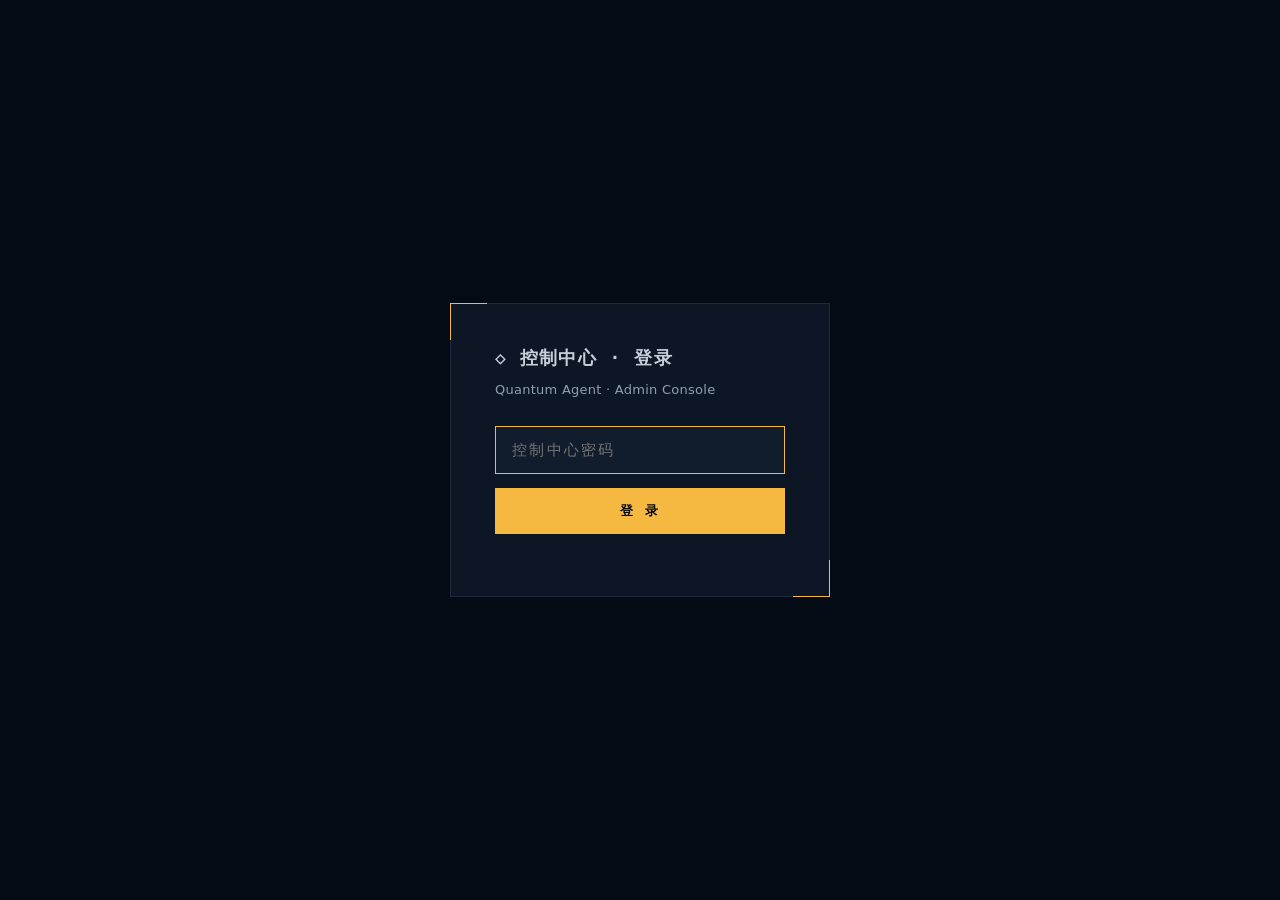
<file: admin.html>
<!doctype html>
<html lang="zh-CN">
<head>
<meta charset="utf-8">
<meta name="viewport" content="width=device-width,initial-scale=1">
<title>量子 AI · 控制中心</title>
<link rel="stylesheet" href="shared.css">
<style>
/* Auth gate */
.auth-overlay {
  position: fixed;
  inset: 0;
  z-index: 200;
  background: var(--bg);
  display: grid;
  place-items: center;
}
.auth-box {
  background: var(--panel);
  border: 1px solid var(--border);
  padding: 40px 44px 36px;
  max-width: 380px;
  width: 90%;
  position: relative;
}
.auth-box::before {
  content:''; position:absolute; top:-1px; left:-1px;
  width:36px; height:36px;
  border-top:1px solid var(--accent); border-left:1px solid var(--accent);
}
.auth-box::after {
  content:''; position:absolute; bottom:-1px; right:-1px;
  width:36px; height:36px;
  border-bottom:1px solid var(--accent); border-right:1px solid var(--accent);
}
.auth-box h2 {
  margin: 0 0 8px;
  font-family: var(--font-mono);
  font-size: 18px;
  letter-spacing: 0.08em;
  font-weight: 600;
}
.auth-box .sub {
  color: var(--text-muted);
  font-size: 13px;
  margin-bottom: 26px;
  letter-spacing: 0.02em;
}
.auth-box input {
  width: 100%;
  background: var(--panel-2);
  border: 1px solid var(--border);
  color: var(--text);
  padding: 14px 16px;
  font-family: var(--font-mono);
  font-size: 15px;
  outline: none;
  letter-spacing: 0.15em;
  margin-bottom: 14px;
}
.auth-box input:focus { border-color: var(--accent); }
.auth-box button {
  width: 100%;
  background: var(--accent);
  color: #06090e;
  border: none;
  padding: 14px 20px;
  font-family: var(--font-mono);
  font-size: 13px;
  font-weight: 700;
  letter-spacing: 0.14em;
  text-transform: uppercase;
  cursor: pointer;
}
.auth-err {
  color: var(--down);
  font-family: var(--font-mono);
  font-size: 11.5px;
  margin-top: 10px;
  min-height: 16px;
  letter-spacing: 0.04em;
}

/* Tabs */
.tab-row { display: flex; gap: 4px; margin-bottom: 20px; border-bottom: 1px solid var(--border); flex-wrap: wrap; }
.tab-btn {
  background: transparent;
  border: none;
  color: var(--text-muted);
  padding: 12px 20px;
  font-family: var(--font-mono);
  font-size: 12px;
  letter-spacing: 0.12em;
  text-transform: uppercase;
  cursor: pointer;
  border-bottom: 2px solid transparent;
  margin-bottom: -1px;
  font-weight: 500;
  display: inline-flex; align-items: center; gap: 8px;
}
.tab-btn:hover { color: var(--text); }
.tab-btn.on { color: var(--accent); border-bottom-color: var(--accent); }
.tab-badge {
  display: inline-flex; align-items: center; justify-content: center;
  min-width: 20px; height: 18px;
  padding: 0 6px;
  background: var(--down); color: #fff;
  font-family: var(--font-mono); font-size: 10px;
  letter-spacing: 0;
  border-radius: 9px;
  font-weight: 700;
}
.tab-badge:empty, .tab-badge.zero { display: none; }
.tab-panel { display: none; }
.tab-panel.on { display: block; }

/* Team tab */
.rules-grid { display:grid; grid-template-columns: repeat(3,1fr); gap:1px; background:var(--border); border:1px solid var(--border); margin:14px 0 20px; }
.rule-cell { background: var(--panel-2); padding: 18px 20px; display:flex; flex-direction:column; gap:6px; }
.rule-cell .k { font-family:var(--font-mono); font-size:10.5px; letter-spacing:0.14em; text-transform:uppercase; color:var(--text-dim); }
.rule-cell .v { font-family:var(--font-mono); font-variant-numeric:tabular-nums; font-size:22px; font-weight:600; letter-spacing:-0.02em; color:var(--text-warm); }
.rule-cell .v.amber { color: var(--accent); }
.rule-cell .d { font-size:12px; color:var(--text-muted); line-height:1.5; }

.vip-table { border:1px solid var(--border); background: var(--panel-2); font-family: var(--font-mono); font-variant-numeric: tabular-nums; font-size: 13px; }
.vip-row { display:grid; grid-template-columns: 60px 1.4fr 1fr 90px; padding:11px 18px; border-bottom:1px solid var(--border); align-items:center; gap:12px; }
.vip-row:last-child { border-bottom:none; }
.vip-row.header { background: var(--panel-3); color: var(--text-dim); font-size:10.5px; letter-spacing:0.14em; text-transform:uppercase; }
.vip-row .lv { color: var(--tech); font-weight:700; letter-spacing:0.08em; }
.vip-row .lv.v6 {
  background: linear-gradient(135deg, #f5b942, #5eead4);
  -webkit-background-clip: text;
  background-clip: text;
  -webkit-text-fill-color: transparent;
  color: transparent;
}
.vip-row .ratio { color: var(--accent); font-weight:600; text-align:right; }

/* Payout reference table */
.payout-ref { margin-top: 20px; padding: 22px 26px; }
.payout-ref h4 { margin:0 0 14px; font-family:var(--font-mono); font-size:12px; letter-spacing:0.16em; text-transform:uppercase; font-weight:600; color: var(--text-warm); }
.payout-table { border:1px solid var(--border); background: var(--panel-2); font-family:var(--font-mono); font-variant-numeric: tabular-nums; font-size:12.5px; }
.payout-row { display:grid; grid-template-columns: 1fr 100px 100px; padding: 11px 18px; border-bottom:1px solid var(--border); align-items:center; gap:12px; }
.payout-row:last-child { border-bottom:none; }
.payout-row.header { background: var(--panel-3); color: var(--text-dim); font-size:10.5px; letter-spacing:0.14em; text-transform:uppercase; }
.payout-row .scene { color: var(--text); }
.payout-row .pay { text-align:right; color: var(--down); font-weight:500; }
.payout-row .keep { text-align:right; color: var(--up); font-weight:500; }
.payout-row.limit { background: rgba(245,185,66,0.06); border-top: 1px solid rgba(245,185,66,0.25); }
.payout-row.limit .scene { color: var(--accent); font-weight:600; }
.payout-note { margin-top: 12px; font-size:11.5px; color: var(--text-muted); font-family: var(--font-mono); letter-spacing:0.02em; line-height:1.7; }
.payout-note b { color: var(--up); }

/* Dist preview */
.dist-preview {
  margin-top: 8px;
  padding: 18px 20px;
  background: linear-gradient(135deg, rgba(245,185,66,0.05), rgba(94,234,212,0.03));
  border: 1px solid rgba(245,185,66,0.25);
  border-left: 3px solid var(--accent);
}
.dist-preview .dp-title {
  font-family: var(--font-mono);
  font-size: 11px;
  letter-spacing: 0.16em;
  text-transform: uppercase;
  color: var(--accent);
  font-weight: 600;
  margin-bottom: 14px;
}
.dist-preview .dp-grid {
  display: grid;
  grid-template-columns: 1fr 1fr 1fr;
  gap: 14px 20px;
}
.dist-preview .dp-cell { display: flex; flex-direction: column; gap: 5px; }
.dist-preview .dp-cell .k {
  font-family: var(--font-mono);
  font-size: 10px;
  letter-spacing: 0.12em;
  text-transform: uppercase;
  color: var(--text-dim);
}
.dist-preview .dp-cell .v {
  font-family: var(--font-mono);
  font-variant-numeric: tabular-nums;
  font-size: 16px;
  font-weight: 600;
  color: var(--text-warm);
  letter-spacing: -0.01em;
}
.dist-preview .dp-cell .v.amber { color: var(--accent); }
.dp-section { padding: 14px 0; border-bottom: 1px dashed var(--border); }
.dp-section:first-of-type { padding-top: 4px; }
.dp-section.pending { border-bottom: none; opacity: 0.92; }
.dp-section-label {
  display: flex; align-items: center; gap: 8px;
  font-family: var(--font-mono);
  font-size: 10.5px;
  letter-spacing: 0.14em;
  text-transform: uppercase;
  color: var(--text-warm);
  margin-bottom: 12px;
  font-weight: 600;
}
.dp-section-label .dot {
  width: 8px; height: 8px; border-radius: 50%;
}
.dp-section-label .dot.up { background: var(--up); box-shadow: 0 0 0 3px rgba(34,197,94,0.15); }
.dp-section-label .dot.pending { background: var(--accent); box-shadow: 0 0 0 3px rgba(245,185,66,0.15); animation: pulse-dot 1.6s ease-in-out infinite; }
.dp-summary {
  margin-top: 14px;
  padding-top: 14px;
  border-top: 1px solid var(--border-strong);
  display: grid;
  grid-template-columns: 1fr 1fr;
  gap: 20px;
}
.dp-summary .dp-cell .v { font-size: 18px; }
/* Safety guard */
.dp-safety {
  margin-top: 14px;
  padding: 12px 14px;
  border: 1px solid rgba(34,197,94,0.35);
  background: rgba(34,197,94,0.06);
  transition: all .18s ease;
}
.dp-safety.danger {
  border-color: rgba(239,68,68,0.45);
  background: rgba(239,68,68,0.08);
}
.dp-safety.warn {
  border-color: rgba(245,185,66,0.35);
  background: rgba(245,185,66,0.06);
}
.dp-safety-inner { display: flex; align-items: flex-start; gap: 12px; }
.dp-safety-icon {
  font-family: var(--font-mono);
  color: var(--up);
  font-size: 18px;
  font-weight: 700;
  flex-shrink: 0;
  margin-top: 2px;
}
.dp-safety.danger .dp-safety-icon { color: var(--down); }
.dp-safety.warn .dp-safety-icon { color: var(--accent); }
.dp-safety-title {
  font-family: var(--font-mono);
  font-size: 12px;
  letter-spacing: 0.1em;
  text-transform: uppercase;
  color: var(--up);
  font-weight: 600;
  margin-bottom: 4px;
}
.dp-safety.danger .dp-safety-title { color: var(--down); }
.dp-safety.warn .dp-safety-title { color: var(--accent); }
.dp-safety-msg {
  font-family: var(--font-mono);
  font-size: 11.5px;
  color: var(--text-muted);
  letter-spacing: 0.02em;
  line-height: 1.6;
}

/* Calc preview */
.calc-preview { margin-top:18px; padding: 16px 18px; background: var(--panel-2); border: 1px solid var(--border); border-left: 3px solid var(--accent); font-family:var(--font-mono); font-size:12.5px; }
.calc-preview .cp-row { display:flex; justify-content:space-between; padding: 6px 0; border-bottom: 1px dashed var(--border); }
.calc-preview .cp-row:last-child { border-bottom: none; }
.calc-preview .cp-row .k { color: var(--text-muted); font-size:11px; letter-spacing:0.06em; }
.calc-preview .cp-row .v { font-variant-numeric: tabular-nums; color: var(--accent); font-weight: 500; }
.calc-preview .cp-row.total { border-top: 1px solid var(--border-strong); padding-top: 10px; margin-top: 6px; }
.calc-preview .cp-row.total .v { color: var(--down); font-size: 14px; }

/* Withdraw notice */
.withdraw-notice {
  background: linear-gradient(135deg, rgba(239,68,68,0.06), rgba(245,185,66,0.06));
  border: 1px solid rgba(245,185,66,0.3);
  padding: 20px 24px;
  display: flex; gap: 16px;
  align-items: flex-start;
}
.withdraw-notice svg { width: 28px; height: 28px; stroke: var(--accent); flex-shrink: 0; margin-top: 2px; }
.wn-title {
  font-family: var(--font-mono);
  font-size: 13px;
  letter-spacing: 0.14em;
  color: var(--accent);
  text-transform: uppercase;
  font-weight: 700;
  margin-bottom: 6px;
}
.wn-desc {
  color: var(--text-muted);
  font-size: 13px;
  line-height: 1.7;
}

/* Withdraw table actions */
.hist .wact {
  display: inline-flex; gap: 6px;
}
.wact-btn {
  padding: 5px 12px;
  font-family: var(--font-mono);
  font-size: 10.5px;
  letter-spacing: 0.1em;
  text-transform: uppercase;
  border: 1px solid;
  cursor: pointer;
  background: transparent;
  transition: all .12s ease;
}
.wact-btn.ok { color: var(--up); border-color: rgba(34,197,94,0.35); }
.wact-btn.ok:hover { background: rgba(34,197,94,0.14); }
.wact-btn.no { color: var(--down); border-color: rgba(239,68,68,0.35); }
.wact-btn.no:hover { background: rgba(239,68,68,0.14); }
.hist .status.approved { color: var(--up); }
.hist .status.rejected { color: var(--down); }
.hist .tx { color: var(--tech); font-size: 10.5px; letter-spacing: 0.04em; }

/* Admin header badge */
.admin-badge {
  display: inline-flex; align-items: center; gap: 8px;
  padding: 6px 12px;
  background: rgba(245,185,66,0.14);
  color: var(--accent);
  font-family: var(--font-mono);
  font-size: 11px;
  letter-spacing: 0.14em;
  text-transform: uppercase;
  border: 1px solid rgba(245,185,66,0.35);
}

/* Pool status */
.pools-row {
  display: grid; grid-template-columns: 1fr 1fr;
  gap: 1px;
  background: var(--border);
  border: 1px solid var(--border);
  margin-bottom: 24px;
}
.pool-cell {
  background: var(--panel);
  padding: 24px 28px;
  display: flex; justify-content: space-between; align-items: center;
  gap: 16px;
}
.pool-cell .lft .label { display: block; margin-bottom: 8px; }
.pool-cell .lft .num-big {
  font-family: var(--font-mono);
  font-variant-numeric: tabular-nums;
  font-size: 28px;
  font-weight: 500;
  color: var(--text);
  letter-spacing: -0.02em;
  line-height: 1;
}
.pool-cell.profit .lft .num-big { color: var(--accent); }
.pool-cell .lft .unit {
  font-size: 12px;
  color: var(--text-dim);
  margin-left: 6px;
  letter-spacing: 0.06em;
}
.pool-cell .edit-btn {
  background: transparent;
  border: 1px solid var(--border-strong);
  color: var(--text-muted);
  padding: 6px 12px;
  font-family: var(--font-mono);
  font-size: 11px;
  letter-spacing: 0.1em;
  cursor: pointer;
  text-transform: uppercase;
}
.pool-cell .edit-btn:hover { color: var(--tech); border-color: rgba(94,234,212,0.35); }

/* Grid layout */
.admin-grid {
  display: grid;
  grid-template-columns: 1fr 1fr;
  gap: 20px;
  margin-bottom: 24px;
}
@media (max-width: 960px) { .admin-grid { grid-template-columns: 1fr; } }

/* Form */
.form-card { padding: 24px 28px; }
.form-card h3 {
  margin: 0 0 18px;
  font-family: var(--font-mono);
  font-size: 12px;
  letter-spacing: 0.16em;
  text-transform: uppercase;
  font-weight: 600;
}
.form-row {
  display: flex; flex-direction: column; gap: 6px;
  margin-bottom: 14px;
}
.form-row label {
  font-family: var(--font-mono);
  font-size: 10.5px;
  letter-spacing: 0.14em;
  text-transform: uppercase;
  color: var(--text-dim);
}
.form-row input, .form-row textarea, .form-row select {
  background: var(--panel-2);
  border: 1px solid var(--border);
  color: var(--text);
  padding: 12px 14px;
  font-family: var(--font-mono);
  font-size: 14px;
  outline: none;
  transition: border-color .15s ease;
}
.form-row input:focus, .form-row textarea:focus, .form-row select:focus { border-color: var(--accent); }
.form-row textarea { resize: vertical; min-height: 60px; }
.form-hint { color: var(--text-dim); font-size: 11px; font-family: var(--font-mono); letter-spacing: 0.04em; margin-top: 4px; }
.form-btn {
  background: var(--accent);
  color: #06090e;
  border: none;
  padding: 14px 24px;
  font-family: var(--font-mono);
  font-size: 13px;
  font-weight: 700;
  letter-spacing: 0.14em;
  text-transform: uppercase;
  cursor: pointer;
  width: 100%;
}
.form-btn:hover { filter: brightness(1.08); }
.form-btn:active { transform: translateY(1px); }
.form-btn.secondary {
  background: transparent;
  color: var(--tech);
  border: 1px solid rgba(94,234,212,0.35);
}
.form-btn.secondary:hover { background: var(--tech-dim); filter: none; }
.form-btn-row { display: grid; grid-template-columns: 1fr 1fr; gap: 10px; }

/* History table */
.hist-card { padding: 0; overflow: hidden; }
.hist-card .head {
  padding: 22px 24px 14px;
  border-bottom: 1px solid var(--border);
  display: flex; justify-content: space-between; align-items: baseline;
}
.hist-card .head h3 {
  margin: 0;
  font-family: var(--font-mono);
  font-size: 12px;
  letter-spacing: 0.16em;
  text-transform: uppercase;
  font-weight: 600;
}
.hist-card .head .count { font-family: var(--font-mono); font-size: 11px; color: var(--text-muted); letter-spacing: 0.06em; }
.hist-viewport { max-height: 460px; overflow-y: auto; }
.hist-viewport::-webkit-scrollbar { width: 6px; }
.hist-viewport::-webkit-scrollbar-track { background: transparent; }
.hist-viewport::-webkit-scrollbar-thumb { background: var(--border-strong); }
table.hist { width: 100%; border-collapse: collapse; font-family: var(--font-mono); font-variant-numeric: tabular-nums; font-size: 12px; }
.hist th {
  text-align: left; padding: 10px 16px;
  font-size: 10px; letter-spacing: 0.14em;
  color: var(--text-dim); font-weight: 500; text-transform: uppercase;
  background: var(--panel-2); border-bottom: 1px solid var(--border);
  position: sticky; top: 0;
}
.hist th.r { text-align: right; }
.hist td { padding: 11px 16px; border-bottom: 1px solid var(--border); color: var(--text); }
.hist td.r { text-align: right; }
.hist tr:last-child td { border-bottom: none; }
.hist .addr { color: var(--text-muted); }
.hist .amt { color: var(--down); font-weight: 500; }
.hist .status.done { color: var(--up); font-size: 10.5px; letter-spacing: 0.08em; }
.hist .note { color: var(--text-dim); font-size: 11px; }
.hist .empty { padding: 40px 20px; text-align: center; color: var(--text-dim); font-family: var(--font-mono); font-size: 12px; letter-spacing: 0.06em; }

/* Sync/Backup card */
.sync-card { padding: 20px 24px; margin-bottom: 24px; display: flex; align-items: center; justify-content: space-between; gap: 20px; flex-wrap: wrap; }
.sync-info { display: flex; align-items: center; gap: 14px; }
.sync-info .icon { width: 40px; height: 40px; background: var(--panel-2); border: 1px solid var(--border); display: grid; place-items: center; }
.sync-info .icon svg { width: 20px; height: 20px; stroke: var(--tech); }
.sync-info .txt .t { font-family: var(--font-mono); font-size: 12px; letter-spacing: 0.1em; text-transform: uppercase; font-weight: 600; }
.sync-info .txt .d { color: var(--text-muted); font-size: 12px; margin-top: 2px; }
.sync-actions { display: flex; gap: 10px; }
.sync-actions button, .sync-actions label {
  background: transparent;
  border: 1px solid var(--border-strong);
  color: var(--text-muted);
  padding: 10px 16px;
  font-family: var(--font-mono);
  font-size: 11px;
  letter-spacing: 0.1em;
  cursor: pointer;
  text-transform: uppercase;
  display: inline-flex; align-items: center; gap: 6px;
}
.sync-actions button:hover, .sync-actions label:hover { color: var(--tech); border-color: rgba(94,234,212,0.35); }
.sync-actions button.amber { color: var(--accent); border-color: rgba(245,185,66,0.35); }
.sync-actions button.amber:hover { background: var(--accent-dim); }
.sync-actions svg { width: 14px; height: 14px; stroke: currentColor; fill: none; }
.sync-actions input[type="file"] { display: none; }

.toast {
  position: fixed;
  bottom: 24px; left: 50%;
  transform: translateX(-50%) translateY(100px);
  background: var(--panel);
  border: 1px solid var(--accent);
  color: var(--text);
  padding: 12px 20px;
  font-family: var(--font-mono);
  font-size: 12px;
  letter-spacing: 0.06em;
  transition: transform .3s cubic-bezier(.4,0,.2,1);
  z-index: 1000;
  display: flex; align-items: center; gap: 8px;
}
.toast.show { transform: translateX(-50%) translateY(0); }
.toast .dot { width: 8px; height: 8px; border-radius: 50%; background: var(--accent); }
.toast.up { border-color: var(--up); }
.toast.up .dot { background: var(--up); }

@media (max-width: 600px) {
  .pool-cell { flex-direction: column; align-items: flex-start; padding: 18px 20px; }
  .pool-cell .lft .num-big { font-size: 22px; }
  .form-card, .hist-card { padding: 18px 20px; }
  .hist td { padding: 9px 12px; }
  .hist th { padding: 8px 12px; }
  .sync-card { flex-direction: column; align-items: flex-start; }
  .sync-actions { width: 100%; flex-wrap: wrap; }
}
</style>
</head>
<body>

<div class="ambient"></div>
<div class="grid-overlay"></div>

<!-- AUTH GATE -->
<div class="auth-overlay" id="authOverlay">
  <div class="auth-box">
    <h2>◇ 控制中心 · 登录</h2>
    <div class="sub">Quantum Agent · Admin Console</div>
    <input type="password" id="pwd" placeholder="控制中心密码" autocomplete="new-password">
    <button id="loginBtn">登 录</button>
    <div class="auth-err" id="authErr"></div>
  </div>
</div>

<div class="page" id="adminPage" style="display:none">

  <!-- TOP -->
  <div class="top">
    <div class="brand">
      <div class="brand-mark">
        <svg viewBox="0 0 42 42" fill="none">
          <circle cx="21" cy="21" r="17" stroke="#f5b942" stroke-width="1.2"/>
          <circle cx="21" cy="21" r="10" stroke="#5eead4" stroke-width="0.9" opacity="0.7"/>
          <circle cx="21" cy="21" r="3" fill="#f5b942"/>
          <line x1="21" y1="4"  x2="21" y2="10" stroke="#5eead4" stroke-width="0.7"/>
          <line x1="21" y1="32" x2="21" y2="38" stroke="#5eead4" stroke-width="0.7"/>
          <line x1="4"  y1="21" x2="10" y2="21" stroke="#5eead4" stroke-width="0.7"/>
          <line x1="32" y1="21" x2="38" y2="21" stroke="#5eead4" stroke-width="0.7"/>
        </svg>
      </div>
      <div class="brand-text">
        <div class="name">量子 AI · CONSOLE</div>
        <div class="sub">CONTROL CENTER · LOCAL</div>
      </div>
    </div>
    <div class="top-meta">
      <span class="admin-badge">◇ ADMIN</span>
      <span id="clock">--:--</span>
    </div>
  </div>

  <!-- SYNC/BACKUP -->
  <div class="card sync-card">
    <div class="sync-info">
      <div class="icon">
        <svg viewBox="0 0 24 24" fill="none" stroke-width="1.6"><path d="M12 4v4M12 16v4M4 12h4M16 12h4M6.5 6.5l2.5 2.5M15 15l2.5 2.5M6.5 17.5l2.5-2.5M15 9l2.5-2.5"/><circle cx="12" cy="12" r="3"/></svg>
      </div>
      <div class="txt">
        <div class="t">数据同步</div>
        <div class="d">导出 <code style="color:var(--accent)">data.json</code> 后 git push 更新客户页 · 上次导出: <span id="lastExport">从未</span></div>
      </div>
    </div>
    <div class="sync-actions">
      <button onclick="importJson()"><svg viewBox="0 0 24 24" stroke-width="1.8"><path d="M12 4v12m0 0 4-4m-4 4-4-4M4 20h16"/></svg>导入</button>
      <label for="fileInput"><svg viewBox="0 0 24 24" stroke-width="1.8"><path d="M4 20h16M12 20V4m0 0 4 4m-4-4-4 4"/></svg>选文件</label>
      <input type="file" id="fileInput" accept=".json">
      <button class="amber" onclick="exportJson()"><svg viewBox="0 0 24 24" stroke-width="1.8"><path d="M12 4v12m0 0 4-4m-4 4-4-4M4 20h16"/></svg>导出 data.json</button>
    </div>
  </div>

  <!-- POOL STATUS -->
  <div class="pools-row">
    <div class="pool-cell">
      <div class="lft">
        <span class="label">基金池 · Fund</span>
        <div><span class="num-big" id="fundPool">135,500</span><span class="unit">USDT</span></div>
      </div>
      <button class="edit-btn" onclick="editPool('fund')">编辑</button>
    </div>
    <div class="pool-cell profit">
      <div class="lft">
        <span class="label amber">收益池 · Profit</span>
        <div><span class="num-big" id="profitPool">126,847</span><span class="unit">USDT</span></div>
      </div>
      <button class="edit-btn" onclick="editPool('profit')">编辑</button>
    </div>
  </div>

  <!-- TABS -->
  <div class="tab-row">
    <button class="tab-btn on" data-tab="withdraw-tab">
      提现审核
      <span class="tab-badge" id="pendingBadge">3</span>
    </button>
    <button class="tab-btn" data-tab="deposit-tab">入金管理</button>
    <button class="tab-btn" data-tab="dist-tab">收益发放</button>
    <button class="tab-btn" data-tab="team-tab">团队分成</button>
    <button class="tab-btn" data-tab="users-tab">用户资产</button>
    <button class="tab-btn" data-tab="referral-tab">推荐网络</button>
    <button class="tab-btn" data-tab="chat-tab">
      客服消息
      <span class="tab-badge" id="chatBadge" style="display:none">0</span>
    </button>
  </div>

  <!-- WITHDRAW TAB (人工阀门) -->
  <div class="tab-panel on" id="withdraw-tab">
    <div class="withdraw-notice">
      <svg viewBox="0 0 24 24" fill="none" stroke="currentColor" stroke-width="1.6"><path d="M12 3l8 4v6c0 5-3.5 7.5-8 8-4.5-.5-8-3-8-8V7l8-4z"/><path d="M9 12l2 2 4-4"/></svg>
      <div>
        <div class="wn-title">◇ 智能体安全审查 · 后台复核</div>
        <div class="wn-desc">对外称"智能体安全审查", 实际由管理员在此复核每笔提现。所有请求需在此确认后放行, 这道复核闸口是资金安全的最后一道防线。</div>
      </div>
    </div>

    <div class="card hist-card" style="margin-top:20px">
      <div class="head">
        <h3>待复核提现</h3>
        <span class="count">待处理 <span id="pendingCount">3</span> 笔 · 合计 <span id="pendingSum">6,238</span> USDT</span>
      </div>
      <div class="hist-viewport">
        <table class="hist">
          <thead>
            <tr>
              <th>提交时间</th>
              <th>地址</th>
              <th class="r">金额</th>
              <th>请求 IP</th>
              <th class="r">操作</th>
            </tr>
          </thead>
          <tbody id="withdrawBody"></tbody>
        </table>
      </div>
    </div>

    <div class="card hist-card" style="margin-top:20px">
      <div class="head">
        <h3>已处理记录</h3>
        <span class="count">共 <span id="processedCount">12</span> 笔</span>
      </div>
      <div class="hist-viewport">
        <table class="hist">
          <thead>
            <tr>
              <th>处理时间</th>
              <th>地址</th>
              <th class="r">金额</th>
              <th>结果</th>
              <th class="r">链上凭证</th>
            </tr>
          </thead>
          <tbody id="processedBody"></tbody>
        </table>
      </div>
    </div>
  </div>

  <!-- DEPOSIT TAB · 自动链上扫描 -->
  <div class="tab-panel" id="deposit-tab">
    <div class="withdraw-notice">
      <svg viewBox="0 0 24 24" fill="none" stroke="currentColor" stroke-width="1.6"><path d="M12 3l8 4v6c0 5-3.5 7.5-8 8-4.5-.5-8-3-8-8V7l8-4z"/><circle cx="12" cy="12" r="3"/></svg>
      <div>
        <div class="wn-title">◇ 链上自动扫描 · 无需人工录入</div>
        <div class="wn-desc">
          系统 <b style="color:var(--up)">每 30 秒</b>扫描收款地址的链上 USDT 转入, 自动识别用户地址 + 金额, 写入基金池。<br>
          BscScan 公链数据, <b style="color:var(--accent)">不可伪造, 无法虚报</b>。如遇争议直接查交易哈希。
        </div>
      </div>
    </div>

    <!-- 收款地址池 (10 个 · 客户按 hash 稳定分配 · 反黑客盯梢) -->
    <div class="card" style="margin-top:20px; padding:22px 24px 18px">
      <div class="head" style="display:flex; align-items:baseline; justify-content:space-between; margin-bottom:8px">
        <h3 style="margin:0">◇ 收款地址池 · 10 地址随机分流</h3>
        <span style="color:var(--text-dim); font-size:12px">客户按 UID hash 稳定分配到某一地址</span>
      </div>
      <div id="chainScanInfo" style="margin-bottom:14px; padding:8px 12px; background:var(--panel-2); border-left:3px solid var(--tech); font-size:11.5px; color:var(--text-muted); font-family:var(--font-mono)">
        <span style="color:var(--text-dim)">◇ 正在连接链上扫描 Worker...</span>
      </div>
      <div style="display:grid; grid-template-columns:1fr 1fr; gap:10px" id="addrPoolGrid"></div>
      <div style="margin-top:12px; color:var(--text-dim); font-size:11.5px; line-height:1.6">
        · 每个客户首次访问按 UID hash % 10 稳定分配到某一地址, localStorage 记住, 之后一直用同一个<br>
        · Cloudflare Worker 每分钟扫链上 10 个地址的 USDT 转入 → 自动写入基金池<br>
        · 单击地址 → 复制 · 单击 [BscScan] → 打开链上查询
      </div>
    </div>

    <!-- 扫描状态卡 -->
    <div class="card sync-card" style="margin-top:20px">
      <div class="sync-info">
        <div class="icon" id="scanIcon">
          <svg viewBox="0 0 24 24" fill="none" stroke-width="1.6"><path d="M12 4v4M12 16v4M4 12h4M16 12h4M6.5 6.5l2.5 2.5M15 15l2.5 2.5M6.5 17.5l2.5-2.5M15 9l2.5-2.5"/><circle cx="12" cy="12" r="3"/></svg>
        </div>
        <div class="txt">
          <div class="t">链上监控 · <span id="scanStatus" style="color:var(--up)">运行中</span></div>
          <div class="d">收款地址 <code style="color:var(--accent); font-family:var(--font-mono);" id="fundAddrDisplay">0x...</code> · 上次扫描 <span id="lastScan">刚刚</span> · 新增 <span id="newTxCount" style="color:var(--up); font-weight:600">0</span> 笔</div>
        </div>
      </div>
      <div class="sync-actions">
        <button onclick="setFundAddr()"><svg viewBox="0 0 24 24" stroke-width="1.8"><path d="M12 4v16M4 12h16"/></svg>设置地址</button>
        <button onclick="toggleScan()" id="scanToggleBtn"><svg viewBox="0 0 24 24" stroke-width="1.8"><rect x="6" y="4" width="4" height="16"/><rect x="14" y="4" width="4" height="16"/></svg>暂停</button>
        <button class="amber" onclick="manualScan()"><svg viewBox="0 0 24 24" stroke-width="1.8"><path d="M4 4v6h6M20 20v-6h-6M20 8a8 8 0 0 0-14-3M4 16a8 8 0 0 0 14 3"/></svg>立即扫描</button>
      </div>
    </div>

    <!-- 自动检测日志 -->
    <div class="card agent-feed-card" style="margin-top:20px; padding: 22px 24px 8px;">
      <div class="feed-head" style="margin-bottom:12px">
        <h3 style="margin:0; font-family:var(--font-mono); font-size:12px; letter-spacing:0.16em; text-transform:uppercase; font-weight:600; color:var(--text-warm);">扫描日志</h3>
        <span class="throughput" style="font-family:var(--font-mono); font-size:10.5px; color:var(--tech); letter-spacing:0.08em">▲ RPC · BSC · 30s 轮询</span>
      </div>
      <div class="feed-lines" style="display:flex; flex-direction:column; font-family:var(--font-mono); font-size:12.5px;" id="scanLog">
        <div class="feed-line" style="display:grid; grid-template-columns: 70px auto 1fr auto; gap:14px; padding:8px 0; border-bottom:1px dashed var(--border); align-items:center;">
          <span style="color:var(--text-dim); font-size:11px">刚刚</span>
          <span style="padding:2px 8px; font-size:10px; letter-spacing:0.1em; text-transform:uppercase; border:1px solid rgba(94,234,212,0.35); color:var(--tech); background:var(--tech-dim);">SCAN</span>
          <span style="color:var(--text)">扫描完成 · 无新增转入</span>
          <span style="color:var(--text-muted); font-size:11px">latency <b style="color:var(--tech)">128ms</b></span>
        </div>
        <div class="feed-line" style="display:grid; grid-template-columns: 70px auto 1fr auto; gap:14px; padding:8px 0; border-bottom:1px dashed var(--border); align-items:center;">
          <span style="color:var(--text-dim); font-size:11px">3m 前</span>
          <span style="padding:2px 8px; font-size:10px; letter-spacing:0.1em; text-transform:uppercase; border:1px solid rgba(245,185,66,0.35); color:var(--accent); background:var(--accent-dim);">DEPOSIT</span>
          <span style="color:var(--text)">检测到入金 · <b>1,000 USDT</b> · 来自 0x···a2f5 · 已入基金池</span>
          <span style="color:var(--text-muted); font-size:11px">tx <b style="color:var(--tech)">0x8a...4c</b></span>
        </div>
        <div class="feed-line" style="display:grid; grid-template-columns: 70px auto 1fr auto; gap:14px; padding:8px 0; border-bottom:1px dashed var(--border); align-items:center;">
          <span style="color:var(--text-dim); font-size:11px">7m 前</span>
          <span style="padding:2px 8px; font-size:10px; letter-spacing:0.1em; text-transform:uppercase; border:1px solid var(--border-strong); color:var(--text-muted);">SCAN</span>
          <span style="color:var(--text)">扫描完成 · 无新增</span>
          <span style="color:var(--text-muted); font-size:11px">latency <b style="color:var(--tech)">142ms</b></span>
        </div>
        <div class="feed-line" style="display:grid; grid-template-columns: 70px auto 1fr auto; gap:14px; padding:8px 0; border-bottom:1px dashed var(--border); align-items:center;">
          <span style="color:var(--text-dim); font-size:11px">12m 前</span>
          <span style="padding:2px 8px; font-size:10px; letter-spacing:0.1em; text-transform:uppercase; border:1px solid rgba(245,185,66,0.35); color:var(--accent); background:var(--accent-dim);">DEPOSIT</span>
          <span style="color:var(--text)">检测到入金 · <b>500 USDT</b> · 来自 0x···ab12 · 已入基金池</span>
          <span style="color:var(--text-muted); font-size:11px">tx <b style="color:var(--tech)">0x2f...b1</b></span>
        </div>
        <div class="feed-line" style="display:grid; grid-template-columns: 70px auto 1fr auto; gap:14px; padding:8px 0; border-bottom:1px dashed var(--border); align-items:center;">
          <span style="color:var(--text-dim); font-size:11px">28m 前</span>
          <span style="padding:2px 8px; font-size:10px; letter-spacing:0.1em; text-transform:uppercase; border:1px solid rgba(245,185,66,0.35); color:var(--accent); background:var(--accent-dim);">DEPOSIT</span>
          <span style="color:var(--text)">检测到入金 · <b>10,000 USDT</b> · 来自 0x···c8de · 已入基金池 · 推荐人 0x···ab12</span>
          <span style="color:var(--text-muted); font-size:11px">tx <b style="color:var(--tech)">0x9c...ef</b></span>
        </div>
      </div>
    </div>

    <!-- 手动登记入金 (链下打款 · 补录用) -->
    <div class="card" style="margin-top:20px; padding:22px 24px 18px">
      <div class="head" style="display:flex; align-items:baseline; justify-content:space-between; margin-bottom:14px">
        <h3 style="margin:0">◇ 手动登记入金</h3>
        <span style="color:var(--text-dim); font-size:12px">链下打款 / 补录用</span>
      </div>
      <div class="form-row">
        <label>用户地址</label>
        <input type="text" id="depAddr" placeholder="0x... (BEP20 · BSC)">
        <div class="form-hint">线下收款后手动补录到该地址名下</div>
      </div>
      <div class="form-row">
        <label>金额 · USDT</label>
        <input type="number" id="depAmt" placeholder="1000" min="0" step="0.01">
        <div class="form-hint">正数, 记入基金池</div>
      </div>
      <div class="form-row">
        <label>备注 (可选)</label>
        <input type="text" id="depNote" placeholder="例如: 微信打款, 2026-07-09 · 张三">
      </div>
      <div class="form-btn-row" style="margin-top:14px">
        <button class="form-btn secondary" onclick="clearDepForm()">清空</button>
        <button class="form-btn" onclick="submitDeposit()">登记入金 · 基金池 +</button>
      </div>
    </div>

    <!-- 自动收录的入金历史 -->
    <div class="card hist-card" style="margin-top:20px">
      <div class="head">
        <h3>入金记录 · 链上自动收录</h3>
        <span class="count"><span id="depCount">0</span> 笔 · 合计 <span id="depTotal">$0</span></span>
      </div>
      <div class="hist-viewport">
        <table class="hist">
          <thead>
            <tr>
              <th>时间</th>
              <th>用户地址</th>
              <th class="r">金额</th>
              <th>推荐人</th>
              <th class="r">交易哈希</th>
            </tr>
          </thead>
          <tbody id="depBody">
            <tr><td colspan="5" class="empty">暂无入金记录 · 等待链上扫描</td></tr>
          </tbody>
        </table>
      </div>
    </div>

    <!-- Hidden legacy fields (moved to deposit-tab) -->
  </div>

  <!-- DIST TAB · 批量发放策略收益 -->
  <div class="tab-panel" id="dist-tab">
    <div class="withdraw-notice">
      <svg viewBox="0 0 24 24" fill="none" stroke="currentColor" stroke-width="1.6"><path d="M12 2v20M17 5H9.5A3.5 3.5 0 0 0 6 8.5A3.5 3.5 0 0 0 9.5 12h5A3.5 3.5 0 0 1 18 15.5A3.5 3.5 0 0 1 14.5 19H6"/></svg>
      <div>
        <div class="wn-title">◇ 批量策略收益发放</div>
        <div class="wn-desc">
          输入本月策略分配比例, 系统按 <b style="color:var(--accent)">用户入金 × 比例</b> 计算每个用户的策略收益。<br>
          · <b style="color:var(--up)">满 30 天</b>用户: 立即入账, 触发团队奖励分配。<br>
          · <b style="color:var(--accent)">未满 30 天</b>用户: 进入待发队列, 满 30 天后系统<b>自动</b>发放, 团队奖励同步。
        </div>
      </div>
    </div>

    <div class="admin-grid" style="margin-top:20px">
      <div class="card form-card">
        <h3>批量发放策略收益</h3>
        <div class="form-row">
          <label>本月分配比例</label>
          <div style="position:relative">
            <input type="number" id="distRatio" placeholder="31" min="0" max="100" step="0.1" value="31" style="padding-right:44px" oninput="previewDist()">
            <span style="position:absolute; right:16px; top:50%; transform:translateY(-50%); font-family:var(--font-mono); font-size:14px; color:var(--accent); font-weight:600;">%</span>
          </div>
          <div class="form-hint">用户策略收益 = 用户入金 × 该比例</div>
        </div>
        <div class="form-row">
          <label>本月策略盈利 · USDT</label>
          <input type="number" id="distProfit" placeholder="70000" min="0" step="0.01" value="70000" oninput="previewDist()">
          <div class="form-hint">用于安全校验, 防止超发</div>
        </div>
        <div class="form-row">
          <label>本月备注</label>
          <input type="text" id="distNote" placeholder="例如: 2026-07 月度结算" value="2026-07 月度结算">
        </div>

        <!-- 预览统计 -->
        <div class="dist-preview" id="distPreview">
          <div class="dp-title">◇ 发放预览</div>

          <!-- 立即发放组 -->
          <div class="dp-section">
            <div class="dp-section-label"><span class="dot up"></span>立即发放 · 满 30 天</div>
            <div class="dp-grid">
              <div class="dp-cell"><span class="k">合格用户</span><span class="v" id="dpUsers">28 人</span></div>
              <div class="dp-cell"><span class="k">合格入金</span><span class="v" id="dpDep">$85,500</span></div>
              <div class="dp-cell"><span class="k">策略收益</span><span class="v amber" id="dpStrat">$26,505.00</span></div>
              <div class="dp-cell"><span class="k">团队奖励</span><span class="v amber" id="dpTeam">$2,624.00</span></div>
            </div>
          </div>

          <!-- 队列组 (待满30天) -->
          <div class="dp-section pending">
            <div class="dp-section-label"><span class="dot pending"></span>加入队列 · 未满 30 天 (满后自动发)</div>
            <div class="dp-grid">
              <div class="dp-cell"><span class="k">排队用户</span><span class="v" id="dpQueueUsers">4 人</span></div>
              <div class="dp-cell"><span class="k">排队入金</span><span class="v" id="dpQueueDep">$10,000</span></div>
              <div class="dp-cell"><span class="k">待发策略收益</span><span class="v amber" id="dpQueueStrat">$3,100.00</span></div>
              <div class="dp-cell"><span class="k">最近解锁</span><span class="v" id="dpQueueNext">3 天后</span></div>
            </div>
          </div>

          <!-- 汇总 -->
          <div class="dp-summary">
            <div class="dp-cell"><span class="k">本期总拨出</span><span class="v" style="color:var(--down)" id="dpTotal">$32,229.00</span></div>
            <div class="dp-cell"><span class="k">占策略盈利</span><span class="v" id="dpProfitRatio">46.0%</span></div>
          </div>
          <!-- 安全护栏 -->
          <div class="dp-safety" id="dpSafety">
            <div class="dp-safety-inner">
              <span class="dp-safety-icon">✓</span>
              <div>
                <div class="dp-safety-title" id="dpSafetyTitle">安全 · 拨出未超策略盈利</div>
                <div class="dp-safety-msg" id="dpSafetyMsg">总拨出 $32,229 · 本月策略盈利 $70,000 · 平台留成 $37,771 (54%)</div>
              </div>
            </div>
          </div>
        </div>

        <div class="form-btn-row" style="margin-top:14px">
          <button class="form-btn secondary" onclick="previewDist()">重新计算</button>
          <button class="form-btn" onclick="executeDist()">一键批量发放</button>
        </div>
      </div>

      <!-- 极差分成核对 + 自动发放到余额 -->
      <div class="card" style="grid-column:1/-1; padding:20px 22px">
        <div class="head" style="display:flex; align-items:baseline; justify-content:space-between; margin-bottom:12px">
          <h3 style="margin:0">◇ 分成核对表 · 直推 5% + 团队极差</h3>
          <span style="font-size:11px; color:var(--text-dim)">静态算好 → 肉眼核对 → 确认自动发到余额</span>
        </div>
        <div style="display:flex; gap:20px; flex-wrap:wrap; margin-bottom:14px; font-size:12px">
          <span>受益 <b id="cpUsers" style="color:var(--text)">0</b> 人</span>
          <span>策略收益 <b id="cpStrat" style="color:var(--accent)">$0</b></span>
          <span>直推 <b id="cpDirect" style="color:var(--tech)">$0</b></span>
          <span>极差 <b id="cpDiff" style="color:var(--tech)">$0</b></span>
          <span>团队合计 <b id="cpTeam" style="color:var(--accent)">$0</b></span>
          <span>总发放 <b id="cpTotal" style="color:var(--up)">$0</b></span>
        </div>
        <div class="hist-viewport" style="max-height:320px">
          <table class="hist" style="font-size:11.5px">
            <thead><tr><th>钱包</th><th>码</th><th class="r">入金</th><th class="r">策略收益</th><th class="r">团队入金</th><th class="r">VIP</th><th class="r">直推</th><th class="r">极差</th><th class="r">合计发放</th></tr></thead>
            <tbody id="cpBody"><tr><td colspan="9" class="empty">点"重新计算"生成核对表</td></tr></tbody>
          </table>
        </div>
        <div class="form-btn-row" style="margin-top:14px">
          <button class="form-btn secondary" onclick="computeAndRenderCP()">重新计算核对表</button>
          <button class="form-btn" onclick="executeAutoDist()">✓ 核对无误 · 确认自动发放到余额</button>
        </div>
      </div>

      <div class="card hist-card">
        <div class="head">
          <h3>批量发放历史</h3>
          <span class="count"><span id="histCount">0</span> 期 · 合计 <span id="histTotal">$0</span></span>
        </div>
        <div class="hist-viewport">
          <table class="hist">
            <thead>
              <tr>
                <th>时间</th>
                <th>比例</th>
                <th class="r">受益人</th>
                <th class="r">策略拨出</th>
                <th class="r">团队拨出</th>
              </tr>
            </thead>
            <tbody id="histBody">
              <tr><td colspan="5" class="empty">暂无批量发放记录</td></tr>
            </tbody>
          </table>
        </div>
      </div>
    </div>

    <!-- 隐藏字段供 legacy 单地址发放使用 -->
    <input type="hidden" id="addrInput"><input type="hidden" id="amtInput"><input type="hidden" id="noteInput"><span id="profitPoolInline" style="display:none">126,847</span>
  </div>

  <!-- TEAM TAB -->
  <div class="tab-panel" id="team-tab">
    <!-- 规则展示 -->
    <div class="card" style="padding:22px 26px; margin-bottom:20px;">
      <div class="sec-head">
        <h3 style="margin:0; font-family: var(--font-mono); font-size:12px; letter-spacing:0.16em; text-transform:uppercase; font-weight:600;">团队分成规则 · 内部</h3>
        <span style="font-family:var(--font-mono); font-size:11px; color:var(--text-dim); letter-spacing:0.06em;">系统自动计算, 客户不可见</span>
      </div>
      <div class="rules-grid">
        <div class="rule-cell">
          <span class="k">直推奖励</span>
          <span class="v amber">5%</span>
          <span class="d">推荐人获得下线策略收益的 5%</span>
        </div>
        <div class="rule-cell">
          <span class="k">平级补贴</span>
          <span class="v amber">10%</span>
          <span class="d">同 VIP 等级下线收益的 10%</span>
        </div>
        <div class="rule-cell">
          <span class="k">VIP 阶梯</span>
          <span class="v amber">3% → 15%</span>
          <span class="d">V1-V6 六级分成, 团队总入金决定</span>
        </div>
      </div>

      <div class="vip-table">
        <div class="vip-row header">
          <span>级别</span><span>团队总入金</span><span>小部门</span><span>分成比例</span>
        </div>
        <div class="vip-row"><span class="lv">V1</span><span>≥ 10,000 USDT</span><span>-</span><span class="ratio">3%</span></div>
        <div class="vip-row"><span class="lv">V2</span><span>≥ 50,000 USDT</span><span>-</span><span class="ratio">5%</span></div>
        <div class="vip-row"><span class="lv">V3</span><span>≥ 100,000 USDT</span><span>-</span><span class="ratio">7%</span></div>
        <div class="vip-row"><span class="lv">V4</span><span>≥ 300,000 USDT</span><span>-</span><span class="ratio">9%</span></div>
        <div class="vip-row"><span class="lv">V5</span><span>≥ 1,000,000 USDT</span><span>-</span><span class="ratio">13%</span></div>
        <div class="vip-row"><span class="lv v6">V6</span><span>≥ 1,000,000 USDT</span><span>≥ 300,000</span><span class="ratio">15%</span></div>
      </div>
    </div>

    <!-- 总拨出核算参考 -->
    <div class="card payout-ref">
      <h4>◇ 总拨出核算参考 · 每 $1,000 策略收益</h4>
      <div class="payout-table">
        <div class="payout-row header">
          <span>用户团队情境</span>
          <span style="text-align:right">团队拨出</span>
          <span style="text-align:right">平台留成</span>
        </div>
        <div class="payout-row"><span class="scene">① 孤立用户 · 无上线</span><span class="pay">-$0 (0%)</span><span class="keep">$1,000 (100%)</span></div>
        <div class="payout-row"><span class="scene">② 仅有直推</span><span class="pay">-$50 (5%)</span><span class="keep">$950 (95%)</span></div>
        <div class="payout-row"><span class="scene">③ 直推 + V3 链</span><span class="pay">-$120 (12%)</span><span class="keep">$880 (88%)</span></div>
        <div class="payout-row"><span class="scene">④ 直推 + V6 满级链</span><span class="pay">-$200 (20%)</span><span class="keep">$800 (80%)</span></div>
        <div class="payout-row limit"><span class="scene">⑤ 理论上限 · V6 + 同级</span><span class="pay">-$300 (30%)</span><span class="keep">$700 (70%)</span></div>
      </div>
      <div class="payout-note">
        · 极差制保证 <b>平台净留成 ≥ 70%</b> 是硬底线, 大部分场景 (V1-V3 为主) 平台实际留成 <b>85-95%</b>。<br>
        · 平台成本 (服务器 · 交易 gas · 风险保证金) 预留约 10-15%, 净利润率约 <b>60-75%</b>。<br>
        · 系统自动核算, 每笔策略收益产生时按规则自动分配到上线各账户。
      </div>
    </div>

    <!-- 案例算账 -->
    <div class="card payout-ref">
      <h4>◇ 案例算账 · 本月 5 位用户完整拆解</h4>
      <div style="font-family:var(--font-mono); font-size:11.5px; color:var(--text-muted); margin:8px 0 16px; line-height:1.7;">
        本月总入金 <b style="color:var(--text-warm)">$100,000</b> · 策略盈利 <b style="color:var(--up)">$70,000</b> · 分配比例 <b style="color:var(--accent)">31%</b> · 邀请链 <b style="color:var(--tech)">D → C → B → A / D → E</b>
      </div>

      <!-- 用户明细表 -->
      <div style="font-family:var(--font-mono); font-size:11.5px; color:var(--text-dim); margin-bottom:8px; letter-spacing:0.14em; text-transform:uppercase;">用户收益明细</div>
      <div class="payout-table">
        <div class="payout-row header" style="grid-template-columns: 60px 1fr 1fr 1fr 1fr 1fr 1fr">
          <span>用户</span><span style="text-align:right">入金</span><span style="text-align:right">策略收益</span><span style="text-align:right">直推</span><span style="text-align:right">VIP</span><span style="text-align:right">补贴</span><span style="text-align:right">总收益</span>
        </div>
        <div class="payout-row" style="grid-template-columns: 60px 1fr 1fr 1fr 1fr 1fr 1fr">
          <span class="scene" style="color:var(--tech); font-weight:600">A</span>
          <span style="text-align:right">10,000</span>
          <span style="text-align:right; color:var(--up)">3,100</span>
          <span style="text-align:right; color:var(--text-dim)">-</span>
          <span style="text-align:right; color:var(--text-dim)">-</span>
          <span style="text-align:right; color:var(--text-dim)">-</span>
          <span style="text-align:right; color:var(--accent); font-weight:600">3,100</span>
        </div>
        <div class="payout-row" style="grid-template-columns: 60px 1fr 1fr 1fr 1fr 1fr 1fr">
          <span class="scene" style="color:var(--tech); font-weight:600">B</span>
          <span style="text-align:right">5,000</span>
          <span style="text-align:right; color:var(--up)">1,550</span>
          <span style="text-align:right">155</span>
          <span style="text-align:right">93</span>
          <span style="text-align:right; color:var(--text-dim)">-</span>
          <span style="text-align:right; color:var(--accent); font-weight:600">1,798</span>
        </div>
        <div class="payout-row" style="grid-template-columns: 60px 1fr 1fr 1fr 1fr 1fr 1fr">
          <span class="scene" style="color:var(--tech); font-weight:600">C</span>
          <span style="text-align:right">500</span>
          <span style="text-align:right; color:var(--up)">155</span>
          <span style="text-align:right">77.5</span>
          <span style="text-align:right">46.5</span>
          <span style="text-align:right">9.3</span>
          <span style="text-align:right; color:var(--accent); font-weight:600">288.3</span>
        </div>
        <div class="payout-row" style="grid-template-columns: 60px 1fr 1fr 1fr 1fr 1fr 1fr">
          <span class="scene" style="color:var(--tech); font-weight:600">D</span>
          <span style="text-align:right">1,000</span>
          <span style="text-align:right; color:var(--up)">310</span>
          <span style="text-align:right">782.75</span>
          <span style="text-align:right">875.75</span>
          <span style="text-align:right; color:var(--text-dim)">-</span>
          <span style="text-align:right; color:var(--accent); font-weight:600">1,968.5</span>
        </div>
        <div class="payout-row" style="grid-template-columns: 60px 1fr 1fr 1fr 1fr 1fr 1fr">
          <span class="scene" style="color:var(--tech); font-weight:600">E</span>
          <span style="text-align:right">50,000</span>
          <span style="text-align:right; color:var(--up)">15,500</span>
          <span style="text-align:right; color:var(--text-dim)">-</span>
          <span style="text-align:right; color:var(--text-dim)">-</span>
          <span style="text-align:right; color:var(--text-dim)">-</span>
          <span style="text-align:right; color:var(--accent); font-weight:600">15,500</span>
        </div>
        <div class="payout-row limit" style="grid-template-columns: 60px 1fr 1fr 1fr 1fr 1fr 1fr">
          <span class="scene">合计</span>
          <span style="text-align:right; color:var(--accent); font-weight:600">66,500</span>
          <span style="text-align:right; color:var(--up); font-weight:600">20,615</span>
          <span style="text-align:right; color:var(--text-warm)">1,015.25</span>
          <span style="text-align:right; color:var(--text-warm)">1,015.25</span>
          <span style="text-align:right; color:var(--text-warm)">9.3</span>
          <span style="text-align:right; color:var(--accent); font-weight:700">22,654.80</span>
        </div>
      </div>

      <!-- 平台账本 -->
      <div style="font-family:var(--font-mono); font-size:11.5px; color:var(--text-dim); margin:20px 0 8px; letter-spacing:0.14em; text-transform:uppercase;">平台账本 · 这 5 人对应</div>
      <div class="payout-table">
        <div class="payout-row"><span class="scene">这 5 人入金合计</span><span class="pay" style="color:var(--text-warm)">$66,500</span><span class="keep">66.5%</span></div>
        <div class="payout-row"><span class="scene">对应策略盈利 (按比例)</span><span class="pay" style="color:var(--text-warm)">$46,550</span><span class="keep">-</span></div>
        <div class="payout-row"><span class="scene">给用户策略收益</span><span class="pay">-$20,615</span><span class="keep">44.3%</span></div>
        <div class="payout-row"><span class="scene">团队奖励拨出</span><span class="pay">-$2,039.80</span><span class="keep">4.4%</span></div>
        <div class="payout-row limit"><span class="scene">平台留成</span><span class="pay" style="color:var(--up)">+$23,895.20</span><span class="keep">51.3%</span></div>
      </div>

      <div class="payout-note" style="margin-top:14px">
        · 团队奖励 <b>$2,039.8</b> ÷ 策略收益 <b>$20,615</b> = <b style="color:var(--up)">9.9%</b>, 完全在 30% 上限内。<br>
        · 平台从这 5 人对应的策略盈利中净留 <b>$23,895.2 (51.3%)</b>, 覆盖风险保证金 + 运营成本仍有充足利润。<br>
        · 若继续扩展到全部 100,000 入金对应的 70,000 盈利, 平台预计净留成 <b>50-55%</b>。
      </div>
    </div>

    <div class="admin-grid">
      <!-- 计算器 -->
      <div class="card form-card">
        <h3>分成计算器</h3>
        <div class="form-row">
          <label>下线用户地址</label>
          <input type="text" id="calcChild" placeholder="0x... 产生策略收益的用户">
        </div>
        <div class="form-row">
          <label>策略收益金额 · USDT</label>
          <input type="number" id="calcAmt" placeholder="0.00" min="0" step="0.01" value="1000">
          <div class="form-hint">系统将按规则自动分配到上线</div>
        </div>
        <div class="form-btn-row">
          <button class="form-btn secondary" onclick="previewCalc()">预览分成</button>
          <button class="form-btn" onclick="executeCalc()">确认执行</button>
        </div>
        <div id="calcPreview" class="calc-preview" style="display:none"></div>
      </div>

      <!-- 团队奖励历史 -->
      <div class="card hist-card">
        <div class="head">
          <h3>团队奖励发放</h3>
          <span class="count"><span id="teamRewCount">0</span> 笔 · 合计 <span id="teamRewTotal">0</span></span>
        </div>
        <div class="hist-viewport">
          <table class="hist">
            <thead>
              <tr>
                <th>时间</th>
                <th>受益人</th>
                <th class="r">金额</th>
                <th>类型</th>
                <th class="r">来源</th>
              </tr>
            </thead>
            <tbody id="teamRewBody">
              <tr><td colspan="5" class="empty">暂无团队奖励记录</td></tr>
            </tbody>
          </table>
        </div>
      </div>
    </div>
  </div>

  <!-- USERS TAB -->
  <div class="tab-panel" id="users-tab">
    <div class="card hist-card">
      <div class="head">
        <h3>用户资产汇总</h3>
        <span class="count">共 <span id="userCount">0</span> 位用户</span>
      </div>
      <div class="hist-viewport">
        <table class="hist">
          <thead>
            <tr>
              <th>钱包地址</th>
              <th class="r">累计入金</th>
              <th class="r">已分配</th>
              <th class="r">净资产</th>
              <th class="r">首次入金</th>
            </tr>
          </thead>
          <tbody id="usersBody">
            <tr><td colspan="5" class="empty">暂无用户</td></tr>
          </tbody>
        </table>
      </div>
    </div>
  </div>

  <!-- REFERRAL TAB · 推荐网络 -->
  <div class="tab-panel" id="referral-tab">
    <div class="withdraw-notice">
      <svg viewBox="0 0 24 24" fill="none" stroke="currentColor" stroke-width="1.6"><path d="M12 3v6M12 15v6M5 12h14M7 5l5 4 5-4M7 19l5-4 5 4"/></svg>
      <div>
        <div class="wn-title">◇ 推荐网络 · 根码 VIP888</div>
        <div class="wn-desc">客户连钱包/充值时自动上报推荐关系到云端。根码 <b style="color:var(--accent)">VIP888</b> 是金字塔顶, 没带推荐码的客户默认挂到根码下。团队分成按此树计算。</div>
      </div>
    </div>
    <div class="card" style="margin-top:20px; padding:0; overflow:hidden">
      <div style="display:grid; grid-template-columns:1fr 1fr; min-height:400px">
        <!-- 左: 树 -->
        <div style="border-right:1px solid var(--border); padding:16px; overflow:auto; max-height:600px">
          <div style="font-size:13px; font-weight:600; margin-bottom:12px; color:var(--text)">推荐树</div>
          <div id="refTree" style="font-family:var(--font-mono); font-size:12px; line-height:1.8"></div>
        </div>
        <!-- 右: 明细表 -->
        <div style="padding:16px; overflow:auto; max-height:600px">
          <div style="display:flex; justify-content:space-between; align-items:baseline; margin-bottom:12px">
            <span style="font-size:13px; font-weight:600; color:var(--text)">节点明细</span>
            <span style="font-size:11px; color:var(--text-dim)">共 <b id="refCount">0</b> 人 · 总入金 <b id="refTotalDep" style="color:var(--accent)">$0</b></span>
          </div>
          <table class="hist" style="font-size:11.5px">
            <thead><tr><th>钱包</th><th>推荐码</th><th>上级</th><th class="r">入金</th></tr></thead>
            <tbody id="refBody"><tr><td colspan="4" class="empty">暂无推荐数据</td></tr></tbody>
          </table>
        </div>
      </div>
    </div>
  </div>

  <!-- CHAT TAB · 客服消息 -->
  <div class="tab-panel" id="chat-tab">
    <div class="withdraw-notice">
      <svg viewBox="0 0 24 24" fill="none" stroke="currentColor" stroke-width="1.6"><path d="M21 12a9 9 0 1 1-4-7.4L21 3l-1.6 4A9 9 0 0 1 21 12z"/></svg>
      <div>
        <div class="wn-title">◇ 前台客服 · 用户留言</div>
        <div class="wn-desc">用户在 DAPP 右下角的浮动客服按钮留言, 后台在此查看并回复。<b style="color:var(--accent)">前后台必须同域名同端口访问</b>才能共享消息 (GitHub Pages 会自动同域)。</div>
      </div>
    </div>
    <div class="card" style="margin-top:20px; padding:0; overflow:hidden">
      <div style="display:grid; grid-template-columns:280px 1fr; min-height:520px">
        <!-- 左侧: 用户列表 -->
        <div style="border-right:1px solid var(--border); background:var(--panel-2); overflow-y:auto; max-height:600px" id="chatUserList">
          <div style="padding:40px 20px; text-align:center; color:var(--text-dim); font-size:12.5px">暂无留言</div>
        </div>
        <!-- 右侧: 对话 -->
        <div style="display:flex; flex-direction:column; max-height:600px">
          <div id="chatHead" style="padding:12px 16px; border-bottom:1px solid var(--border); background:var(--panel-2); font-size:13px; color:var(--text-muted)">选择左侧用户查看对话</div>
          <div id="chatBody" style="flex:1; overflow-y:auto; padding:14px 16px; background:var(--bg)"></div>
          <div style="padding:12px; border-top:1px solid var(--border); background:var(--panel-2); display:flex; gap:8px">
            <input id="chatReplyInput" type="text" placeholder="回复用户..." style="flex:1; padding:9px 12px; background:var(--panel); border:1px solid var(--border); color:var(--text); border-radius:4px; font-size:13px; outline:none" disabled/>
            <button id="chatReplyBtn" style="padding:9px 18px; background:var(--accent); border:none; color:#0a0f14; border-radius:4px; font-size:12.5px; font-weight:600; cursor:pointer" disabled>回复</button>
          </div>
        </div>
      </div>
    </div>
  </div>

  <div class="footer">
    <span class="agent-sig">◇ ADMIN CONSOLE · LOCAL ONLY</span>
    <span>© 2026 · Do Not Share</span>
  </div>
</div>

<div class="toast" id="toast"><span class="dot"></span><span id="toastMsg"></span></div>

<script>
  // ═══ AUTH ═══
  const ADMIN_PWD = 'quantum2026';  // 大哥改这里
  const authOverlay = document.getElementById('authOverlay');
  const adminPage = document.getElementById('adminPage');
  const pwdInput = document.getElementById('pwd');
  const authErr = document.getElementById('authErr');
  function tryLogin() {
    if (pwdInput.value === ADMIN_PWD) {
      authOverlay.style.display = 'none';
      adminPage.style.display = 'block';
      sessionStorage.setItem('adminAuth', '1');
      loadData();
      renderAddrPool();
      renderChatUsers();
      fetchChainDeposits();
      fetchReferrals();
    } else {
      authErr.textContent = '密码错误';
      pwdInput.value = '';
    }
  }
  document.getElementById('loginBtn').addEventListener('click', tryLogin);
  pwdInput.addEventListener('keyup', e => { if (e.key === 'Enter') tryLogin(); });
  if (sessionStorage.getItem('adminAuth') === '1') {
    authOverlay.style.display = 'none';
    adminPage.style.display = 'block';
    loadData();
    renderAddrPool();
    renderChatUsers();
    fetchChainDeposits();
    fetchReferrals();
  }
  setTimeout(() => pwdInput.focus(), 100);

  // ═══ 收款地址池 (10 个 · 跟 deposit.html 保持一致) ═══
  const POOL_ADDRESSES = [
    '0x60321ABccb9DdE308599f8bf64902A0A4fEf0edb',
    '0xA02713803670694505E4fAfb3c38579e4b9E7E15',
    '0xF7a5663521446A0c1bF65b973fA5aD5cfF21D1De',
    '0x95c41BA853F59F5F36917e82E2c3EF2Fc3932D26',
    '0x3569f21A76432c4De0297bA8132dd4CF63FdEC57',
    '0xfbE394B6A6f2d7F783D725f823aD71e7a4E2d418',
    '0x47D36969c7cbaF9beb422B93b06795BEE10bb0f4',
    '0xfa8795c4b498638F8063bB32240b4f7482f16d9F',
    '0x836A84d9A68f58BC3D970C2f31Ad0D5F814D505E',
    '0x7a5D933Dd4dFe366422747AA66EC7395DB7C6575'
  ];

  // ═══ 链上扫描 API (Cloudflare Worker) ═══
  const CHAIN_API = 'https://quantum-scanner.bard999.workers.dev';
  let _chainDeposits = [];   // 从 Worker 拉的实时链上入金
  async function fetchChainDeposits() {
    try {
      const r = await fetch(CHAIN_API + '/api/deposits');
      const d = await r.json();
      if (d.ok) {
        _chainDeposits = d.deposits || [];
        // 合并到 state.deposits (以 tx hash 去重)
        const known = new Set((state.deposits || []).map(x => (x.txHash || '').toLowerCase()));
        let added = 0;
        for (const tx of _chainDeposits) {
          if (known.has((tx.hash || '').toLowerCase())) continue;
          const dt = new Date(tx.ts);
          const time = dt.getFullYear() + '-' + String(dt.getMonth()+1).padStart(2,'0') + '-' + String(dt.getDate()).padStart(2,'0') + ' ' + String(dt.getHours()).padStart(2,'0') + ':' + String(dt.getMinutes()).padStart(2,'0');
          state.deposits.push({
            time,
            addr: tx.from.slice(-4),
            fullAddr: tx.from,
            amount: tx.amount,
            note: '链上扫描 · ' + tx.pool_addr.slice(0,6) + '···' + tx.pool_addr.slice(-4),
            txHash: tx.hash,
            poolAddr: tx.pool_addr,
          });
          state.fundPool += tx.amount;
          added++;
        }
        if (added > 0) { saveData(); renderAll(); }
        // 更新链上状态
        const el = document.getElementById('chainScanInfo');
        if (el) el.innerHTML = `<span style="color:var(--tech)">◇ 在线</span> · Worker 已扫 ${d.total || 0} 笔 · 上次扫描 ${d.last_scan ? new Date(d.last_scan).toLocaleTimeString('en-GB') : '未知'} · 新增 <b style="color:var(--up)">${added}</b>`;
        renderAddrPool();  // 更新地址池统计
      }
    } catch (e) {
      const el = document.getElementById('chainScanInfo');
      if (el) el.innerHTML = `<span style="color:#ef4444">◇ 离线</span> · Worker 无响应 (${e.message})`;
    }
  }
  // 每 30s 拉一次链上入金 (Cron 每分钟扫, 前端 30s 拉)
  setInterval(() => {
    if (sessionStorage.getItem('adminAuth') === '1') fetchChainDeposits();
  }, 30000);
  // ═══ 客服消息 ═══
  let _chatCurrentUid = null;
  function loadChats() { return JSON.parse(localStorage.getItem('quantumChats') || '{}'); }
  function saveChats(o) { localStorage.setItem('quantumChats', JSON.stringify(o)); }
  function renderChatUsers() {
    const list = document.getElementById('chatUserList');
    if (!list) return;
    const all = loadChats();
    const uids = Object.keys(all).sort((a, b) => {
      const la = (all[a][all[a].length-1] || {}).ts || 0;
      const lb = (all[b][all[b].length-1] || {}).ts || 0;
      return lb - la;
    });
    let totalUnread = 0;
    if (!uids.length) {
      list.innerHTML = `<div style="padding:40px 20px; text-align:center; color:var(--text-dim); font-size:12.5px">暂无留言</div>`;
    } else {
      list.innerHTML = uids.map(uid => {
        const msgs = all[uid] || [];
        const last = msgs[msgs.length - 1] || {};
        const unread = msgs.filter(m => m.from === 'user' && !m.agentRead).length;
        totalUnread += unread;
        const time = last.ts ? new Date(last.ts).toLocaleTimeString('en-GB',{hour:'2-digit',minute:'2-digit'}) : '';
        const preview = (last.text || '').slice(0, 24);
        const active = uid === _chatCurrentUid;
        return `<div onclick="selectChatUser('${uid}')" style="padding:12px 14px; border-bottom:1px solid var(--border); cursor:pointer; background:${active ? 'var(--accent-dim)' : 'transparent'}; ${active ? 'border-left:3px solid var(--accent);' : ''}">
          <div style="display:flex; justify-content:space-between; align-items:baseline">
            <span style="font-family:var(--font-mono); font-size:11.5px; color:var(--text); font-weight:600">${uid.slice(0, 18)}</span>
            <span style="font-size:10px; color:var(--text-dim)">${time}</span>
          </div>
          <div style="display:flex; justify-content:space-between; align-items:center; margin-top:4px">
            <span style="font-size:12px; color:var(--text-muted); white-space:nowrap; overflow:hidden; text-overflow:ellipsis; max-width:180px">${last.from === 'agent' ? '我: ' : ''}${preview}</span>
            ${unread ? `<span style="background:#ef4444; color:#fff; font-size:10px; padding:1px 6px; border-radius:8px; font-weight:600">${unread}</span>` : ''}
          </div>
        </div>`;
      }).join('');
    }
    const badge = document.getElementById('chatBadge');
    if (badge) { badge.textContent = totalUnread; badge.style.display = totalUnread ? '' : 'none'; }
  }
  function selectChatUser(uid) {
    _chatCurrentUid = uid;
    // 标记 user 消息已读
    const all = loadChats();
    if (all[uid]) { all[uid].forEach(m => { if (m.from === 'user') m.agentRead = true; }); saveChats(all); }
    document.getElementById('chatHead').innerHTML = `<span style="color:var(--text); font-weight:600">${uid}</span> <span style="margin-left:12px; color:var(--text-dim); font-size:11px">${(all[uid] || []).length} 条消息</span>`;
    const body = document.getElementById('chatBody');
    body.innerHTML = (all[uid] || []).map(m => {
      const time = new Date(m.ts).toLocaleString('en-GB');
      const side = m.from === 'agent' ? 'right' : 'left';
      const bg = m.from === 'agent' ? 'var(--accent-dim)' : 'var(--panel-2)';
      const border = m.from === 'agent' ? 'var(--accent)' : 'var(--tech)';
      return `<div style="display:flex; justify-content:${side === 'right' ? 'flex-end' : 'flex-start'}; margin:6px 0">
        <div style="max-width:70%; background:${bg}; border-left:3px solid ${border}; padding:8px 12px; border-radius:4px; font-size:13px; color:var(--text); word-break:break-word">
          ${m.text.replace(/</g, '&lt;')}
          <div style="font-size:10px; color:var(--text-dim); margin-top:4px">${m.from === 'user' ? '用户' : '客服'} · ${time}</div>
        </div>
      </div>`;
    }).join('');
    body.scrollTop = body.scrollHeight;
    document.getElementById('chatReplyInput').disabled = false;
    document.getElementById('chatReplyBtn').disabled = false;
    renderChatUsers();
  }
  function sendReply() {
    if (!_chatCurrentUid) return;
    const inp = document.getElementById('chatReplyInput');
    const v = inp.value.trim();
    if (!v) return;
    const all = loadChats();
    if (!all[_chatCurrentUid]) all[_chatCurrentUid] = [];
    all[_chatCurrentUid].push({ from: 'agent', text: v, ts: Date.now(), read: false });
    all[_chatCurrentUid] = all[_chatCurrentUid].slice(-100);
    saveChats(all);
    inp.value = '';
    selectChatUser(_chatCurrentUid);
  }
  // 绑定回复按钮 (登录后 body 才可见, 用委托)
  document.addEventListener('click', e => { if (e.target && e.target.id === 'chatReplyBtn') sendReply(); });
  document.addEventListener('keydown', e => { if (e.target && e.target.id === 'chatReplyInput' && e.key === 'Enter') sendReply(); });
  // 轮询 (每 3s 刷新用户列表 + 当前对话)
  setInterval(() => {
    if (sessionStorage.getItem('adminAuth') === '1') {
      renderChatUsers();
      if (_chatCurrentUid) {
        // 不改动 head, 只刷新 body 消息
        const all = loadChats();
        const body = document.getElementById('chatBody');
        if (body) body.innerHTML = (all[_chatCurrentUid] || []).map(m => {
          const time = new Date(m.ts).toLocaleString('en-GB');
          const side = m.from === 'agent' ? 'right' : 'left';
          const bg = m.from === 'agent' ? 'var(--accent-dim)' : 'var(--panel-2)';
          const border = m.from === 'agent' ? 'var(--accent)' : 'var(--tech)';
          return `<div style="display:flex; justify-content:${side === 'right' ? 'flex-end' : 'flex-start'}; margin:6px 0">
            <div style="max-width:70%; background:${bg}; border-left:3px solid ${border}; padding:8px 12px; border-radius:4px; font-size:13px; color:var(--text); word-break:break-word">
              ${m.text.replace(/</g, '&lt;')}
              <div style="font-size:10px; color:var(--text-dim); margin-top:4px">${m.from === 'user' ? '用户' : '客服'} · ${time}</div>
            </div>
          </div>`;
        }).join('');
      }
    }
  }, 3000);

  // ═══ 推荐网络 ═══
  const ROOT_CODE = 'VIP888';
  let _refData = [];   // 云端推荐节点 [{address, myCode, refCode, deposited}]
  async function fetchReferrals() {
    try {
      const r = await fetch(CHAIN_API + '/api/referrals');
      const j = await r.json();
      if (j.ok) { _refData = j.referrals || []; renderReferrals(_refData); }
    } catch (e) {
      const t = document.getElementById('refTree');
      if (t) t.innerHTML = '<span style="color:#ef4444">云端无响应</span>';
    }
  }

  // ═══ 分成引擎: 直推 5% + 团队极差 (按 VIP 档位) ═══
  const PUSH_TOKEN = '8S6MEd99dgdCeX3k36g0qQL2DyGQAC0r';
  function _vipRate(teamDeposit, smallestBranch) {
    for (const t of VIP_TIERS) {
      if (teamDeposit >= t.minTotal && (smallestBranch || 0) >= t.minBranch) return t.ratio;
    }
    return 0;
  }
  // 计算完整分成方案. ratio=本月策略分配比例. 返回 {rows, totals}
  function computeCompPlan(ratio) {
    const nodes = _refData.filter(n => n.myCode);   // 有自己码的才是树节点
    const byCode = {};   // myCode → node
    const byAddr = {};
    nodes.forEach(n => { byCode[n.myCode.toUpperCase()] = n; byAddr[n.address.toLowerCase()] = n; });
    // 每个节点自己策略收益 = 入金 × ratio (先不卡 30 天, 简化 v1)
    const strat = {};
    nodes.forEach(n => { strat[n.address] = (n.deposited || 0) * ratio; });
    // 子树集合: childrenByCode[code] = [子节点]
    const childrenOf = {};
    nodes.forEach(n => {
      const up = (n.refCode || '').toUpperCase();
      (childrenOf[up] = childrenOf[up] || []).push(n);
    });
    // 递归算每个节点的团队总入金 (含自己下面所有人, 不含自己)
    const teamDep = {}, teamStrat = {};
    function subtree(code, depth, seen) {
      if (depth > 12) return { dep: 0, strat: 0 };
      let dep = 0, st = 0;
      for (const c of (childrenOf[code] || [])) {
        if (seen.has(c.address)) continue;
        seen.add(c.address);
        dep += (c.deposited || 0);
        st += strat[c.address] || 0;
        const sub = subtree((c.myCode || '').toUpperCase(), depth + 1, seen);
        dep += sub.dep; st += sub.strat;
      }
      return { dep, strat: st };
    }
    nodes.forEach(n => {
      const s = subtree((n.myCode || '').toUpperCase(), 0, new Set());
      teamDep[n.address] = s.dep; teamStrat[n.address] = s.strat;
    });
    // 直推 5%: 每人策略收益的 5% 给直接上级
    const direct = {}, diff = {};
    nodes.forEach(n => { direct[n.address] = 0; diff[n.address] = 0; });
    nodes.forEach(n => {
      const up = byCode[(n.refCode || '').toUpperCase()];
      if (up) direct[up.address] += (strat[n.address] || 0) * 0.05;
    });
    // 团队极差: 每人策略收益沿上级链, 每级按 (自己VIP率 − 已付最高率) 拿
    nodes.forEach(n => {
      let cur = byCode[(n.refCode || '').toUpperCase()];
      let paid = 0, guard = 0;
      while (cur && guard++ < 12) {
        const rate = _vipRate(teamDep[cur.address] || 0, 0);
        const d = Math.max(0, rate - paid);
        if (d > 0) diff[cur.address] += (strat[n.address] || 0) * d;
        paid = Math.max(paid, rate);
        cur = byCode[(cur.refCode || '').toUpperCase()];
      }
    });
    const rows = nodes.map(n => {
      const team = direct[n.address] + diff[n.address];
      return {
        address: n.address, myCode: n.myCode, refCode: n.refCode,
        deposited: n.deposited || 0, strat: strat[n.address] || 0,
        teamDep: teamDep[n.address] || 0, vip: _vipRate(teamDep[n.address] || 0, 0),
        direct: direct[n.address], diff: diff[n.address], team,
        total: (strat[n.address] || 0) + team,
      };
    }).filter(r => r.total > 0);
    const totals = rows.reduce((a, r) => {
      a.strat += r.strat; a.direct += r.direct; a.diff += r.diff; a.team += r.team; a.total += r.total; return a;
    }, { strat: 0, direct: 0, diff: 0, team: 0, total: 0, users: rows.length });
    return { rows, totals };
  }
  function renderReferrals(list) {
    const short = a => a ? a.slice(0, 6) + '···' + a.slice(-4) : '—';
    // 明细表
    const body = document.getElementById('refBody');
    const cnt = document.getElementById('refCount');
    const totEl = document.getElementById('refTotalDep');
    if (cnt) cnt.textContent = list.length;
    let totalDep = 0;
    list.forEach(n => totalDep += (n.deposited || 0));
    if (totEl) totEl.textContent = '$' + Math.round(totalDep).toLocaleString();
    if (body) {
      body.innerHTML = list.length ? list
        .sort((a, b) => (b.deposited || 0) - (a.deposited || 0))
        .map(n => `<tr>
          <td style="font-family:var(--font-mono)" title="${n.address}">${short(n.address)}</td>
          <td style="font-family:var(--font-mono);color:var(--accent)">${n.myCode || '—'}</td>
          <td style="font-family:var(--font-mono);color:var(--tech)">${n.refCode || '—'}</td>
          <td class="r">$${Math.round(n.deposited || 0).toLocaleString()}</td>
        </tr>`).join('') : '<tr><td colspan="4" class="empty">暂无推荐数据</td></tr>';
    }
    // 树: 按 refCode(上级码) 分组, 从 VIP888 递归展开
    const byUpline = {};   // uplineCode → [nodes]
    for (const n of list) {
      const up = (n.refCode || '').toUpperCase();
      (byUpline[up] = byUpline[up] || []).push(n);
    }
    const treeEl = document.getElementById('refTree');
    if (treeEl) {
      const seen = new Set();
      function build(code, depth) {
        if (depth > 8) return '';   // 防环
        const children = byUpline[code] || [];
        return children.map(n => {
          if (seen.has(n.address)) return '';
          seen.add(n.address);
          const pad = '　'.repeat(depth);
          const dep = n.deposited ? ' <span style="color:var(--accent)">$' + Math.round(n.deposited).toLocaleString() + '</span>' : '';
          const kids = n.myCode ? build(n.myCode.toUpperCase(), depth + 1) : '';
          return `<div>${pad}${depth > 0 ? '└ ' : ''}<span style="color:var(--tech)">${short(n.address)}</span> <span style="color:var(--text-dim)">[${n.myCode || '?'}]</span>${dep}</div>${kids}`;
        }).join('');
      }
      const rootChildren = build(ROOT_CODE, 1);
      treeEl.innerHTML = `<div><span style="color:var(--accent);font-weight:600">◆ ${ROOT_CODE}</span> <span style="color:var(--text-dim)">(根 · 官方)</span></div>` +
        (rootChildren || '<div style="color:var(--text-dim);margin-top:8px">　暂无下级</div>');
    }
  }

  let _cpPlan = null;   // 最近算好的分成方案 (待发放)
  function computeAndRenderCP() {
    const ratio = parseFloat(document.getElementById('distRatio').value) / 100;
    if (!ratio || ratio <= 0 || ratio > 1) { toast('比例无效', 'err'); return; }
    if (!_refData.length) { toast('暂无推荐数据 (等客户上报)', 'err'); return; }
    _cpPlan = computeCompPlan(ratio);
    const { rows, totals } = _cpPlan;
    const short = a => a.slice(0, 6) + '···' + a.slice(-4);
    const m = n => '$' + Number(n).toLocaleString(undefined, { maximumFractionDigits: 2 });
    document.getElementById('cpUsers').textContent = totals.users;
    document.getElementById('cpStrat').textContent = m(totals.strat);
    document.getElementById('cpDirect').textContent = m(totals.direct);
    document.getElementById('cpDiff').textContent = m(totals.diff);
    document.getElementById('cpTeam').textContent = m(totals.team);
    document.getElementById('cpTotal').textContent = m(totals.total);
    const body = document.getElementById('cpBody');
    body.innerHTML = rows.length ? rows
      .sort((a, b) => b.total - a.total)
      .map(r => `<tr>
        <td style="font-family:var(--font-mono)" title="${r.address}">${short(r.address)}</td>
        <td style="font-family:var(--font-mono);color:var(--accent)">${r.myCode}</td>
        <td class="r">${m(r.deposited)}</td>
        <td class="r" style="color:var(--accent)">${m(r.strat)}</td>
        <td class="r" style="color:var(--text-dim)">${m(r.teamDep)}</td>
        <td class="r">${(r.vip*100).toFixed(0)}%</td>
        <td class="r" style="color:var(--tech)">${m(r.direct)}</td>
        <td class="r" style="color:var(--tech)">${m(r.diff)}</td>
        <td class="r" style="color:var(--up)"><b>${m(r.total)}</b></td>
      </tr>`).join('') : '<tr><td colspan="9" class="empty">无受益人</td></tr>';
    toast('核对表已生成 · ' + totals.users + ' 人 · 合计 ' + m(totals.total), 'up');
  }

  async function executeAutoDist() {
    if (!_cpPlan || !_cpPlan.rows.length) { toast('请先算核对表', 'err'); return; }
    const { rows, totals } = _cpPlan;
    const monthProfit = parseFloat(document.getElementById('distProfit').value) || 0;
    if (monthProfit > 0 && totals.total > monthProfit) {
      toast('超发! 总发放 > 本月盈利, 禁止', 'err'); return;
    }
    const m = n => '$' + Number(n).toLocaleString(undefined, { maximumFractionDigits: 0 });
    if (!confirm(`确认自动发放到余额?\n\n受益 ${totals.users} 人\n策略收益 ${m(totals.strat)}\n团队(直推+极差) ${m(totals.team)}\n总发放 ${m(totals.total)}\n\n将写入云端账本, 用户在"我的资产"即时可见。\n此操作不可撤销。`)) return;
    const note = document.getElementById('distNote').value.trim() || '月度结算';
    const items = rows.map(r => ({ address: r.address, strat: r.strat, team: r.team }));
    try {
      const resp = await fetch(CHAIN_API + '/api/distribute', {
        method: 'POST',
        headers: { 'Content-Type': 'application/json', 'X-Push-Token': PUSH_TOKEN },
        body: JSON.stringify({ batchId: 'B' + Date.now(), note, ts: Date.now(), items }),
      });
      const j = await resp.json();
      if (j.ok) {
        toast('✓ 已自动发放 · ' + j.credited + ' 人入账 · 合计 ' + m(j.sumStrat + j.sumTeam), 'up');
        // 记本地历史
        state.distributions = state.distributions || [];
        state.distributions.unshift({ time: new Date().toISOString().slice(0,16).replace('T',' '), ratio: (parseFloat(document.getElementById('distRatio').value)), users: j.credited, strat: j.sumStrat, team: j.sumTeam, note });
        saveData();
        _cpPlan = null;
      } else {
        toast('发放失败: ' + (j.msg || '未知'), 'err');
      }
    } catch (e) { toast('网络失败: ' + e.message, 'err'); }
  }

  function renderAddrPool() {
    const grid = document.getElementById('addrPoolGrid');
    if (!grid) return;
    grid.innerHTML = POOL_ADDRESSES.map((a, i) => {
      const short = a.slice(0, 8) + '···' + a.slice(-6);
      // 从 state.deposits 统计该地址收了多少笔 + 合计 (优先 poolAddr, fallback 手动登记的 fullAddr)
      const hits = (state.deposits || []).filter(d => {
        const target = (d.poolAddr || d.fullAddr || d.addr || '').toLowerCase();
        return target === a.toLowerCase();
      });
      const cnt = hits.length;
      const sum = hits.reduce((s, d) => s + (Number(d.amount) || 0), 0);
      return `
        <div style="display:grid; grid-template-columns:34px 1fr auto; gap:10px; align-items:center; padding:10px 12px; background:var(--panel-2); border:1px solid var(--border); border-radius:4px">
          <div style="font-family:var(--font-mono); color:var(--accent); font-size:13px; font-weight:600;">#${String(i+1).padStart(2,'0')}</div>
          <div>
            <div style="font-family:var(--font-mono); font-size:11.5px; color:var(--text); letter-spacing:.02em; word-break:break-all; cursor:pointer" onclick="navigator.clipboard.writeText('${a}').then(()=>toast('地址已复制','up'))" title="点击复制">${short}</div>
            <div style="font-size:10.5px; color:var(--text-muted); margin-top:2px">
              ${cnt} 笔 · 合计 $${sum.toLocaleString()}
            </div>
          </div>
          <a href="https://bscscan.com/address/${a}" target="_blank" rel="noopener" style="color:var(--tech); font-size:10.5px; text-decoration:none; padding:4px 8px; border:1px solid var(--border); border-radius:3px" title="打开 BscScan">BscScan</a>
        </div>
      `;
    }).join('');
  }

  // ═══ 团队收益规则 (后台算, 不展示给用户) ═══
  // VIP 分成 (基于团队总入金)
  const VIP_TIERS = [
    { level: 'V6', minTotal: 1000000, minBranch: 300000, ratio: 0.15 },
    { level: 'V5', minTotal: 1000000, minBranch: 0,      ratio: 0.13 },
    { level: 'V4', minTotal: 300000,  minBranch: 0,      ratio: 0.09 },
    { level: 'V3', minTotal: 100000,  minBranch: 0,      ratio: 0.07 },
    { level: 'V2', minTotal: 50000,   minBranch: 0,      ratio: 0.05 },
    { level: 'V1', minTotal: 10000,   minBranch: 0,      ratio: 0.03 },
    { level: '-',  minTotal: 0,       minBranch: 0,      ratio: 0.00 }
  ];
  const DIRECT_REF_RATIO = 0.05;  // 直推 5%
  const PEER_SUBSIDY_RATIO = 0.10; // 平级补贴 10%
  function getVipTier(teamTotal, smallestBranch) {
    for (const t of VIP_TIERS) {
      if (teamTotal >= t.minTotal && smallestBranch >= t.minBranch) return t;
    }
    return VIP_TIERS[VIP_TIERS.length - 1];
  }

  // ═══ STATE ═══
  let state = {
    fundPool: 135500,
    profitPool: 126847,
    deposits: [],
    distributions: [],
    referrals: [],       // {child, parent} 邀请关系
    teamRewards: [],     // {time, addr, fullAddr, amount, kind} 团队奖励发放
    fundAddress: '0x0000000000000000000000000000000000000000',  // 收款地址
    lastScanBlock: 0,
    scanEnabled: true,
    lastExport: null
  };
  // 显示收款地址短形
  function shortAddr(a) { return a.slice(0,6) + '···' + a.slice(-4); }
  function updateFundAddrDisplay() {
    const el = document.getElementById('fundAddrDisplay');
    if (el) el.textContent = state.fundAddress === '0x0000000000000000000000000000000000000000' ? '未设置' : shortAddr(state.fundAddress);
  }
  function setFundAddr() {
    const v = prompt('输入收款地址 (BSC · BEP20):', state.fundAddress);
    if (v === null) return;
    if (!v.startsWith('0x') || v.length !== 42) { toast('地址格式错误', 'err'); return; }
    state.fundAddress = v;
    updateFundAddrDisplay();
    saveData();
    toast('收款地址已更新, 扫描器已重启', 'up');
  }
  function toggleScan() {
    state.scanEnabled = !state.scanEnabled;
    document.getElementById('scanStatus').textContent = state.scanEnabled ? '运行中' : '已暂停';
    document.getElementById('scanStatus').style.color = state.scanEnabled ? 'var(--up)' : 'var(--text-dim)';
    document.getElementById('scanToggleBtn').innerHTML = state.scanEnabled
      ? '<svg viewBox="0 0 24 24" stroke-width="1.8"><rect x="6" y="4" width="4" height="16"/><rect x="14" y="4" width="4" height="16"/></svg>暂停'
      : '<svg viewBox="0 0 24 24" stroke-width="1.8"><path d="M6 4l14 8-14 8V4z"/></svg>启动';
    saveData();
    toast(state.scanEnabled ? '扫描已启动' : '扫描已暂停', 'up');
  }
  function manualScan() {
    toast('已发起扫描 · 检查中...', 'up');
    setTimeout(() => {
      document.getElementById('lastScan').textContent = '刚刚';
      toast('扫描完成 · 无新增', 'up');
    }, 800);
  }

  function loadData() {
    const saved = localStorage.getItem('quantumAdminState');
    if (saved) {
      try { state = { ...state, ...JSON.parse(saved) }; } catch(e) {}
    }
    updateFundAddrDisplay();
    render();
  }
  function saveData() {
    localStorage.setItem('quantumAdminState', JSON.stringify(state));
    render();
  }

  function render() {
    document.getElementById('fundPool').textContent = state.fundPool.toLocaleString();
    document.getElementById('profitPool').textContent = state.profitPool.toLocaleString();
    document.getElementById('profitPoolInline').textContent = state.profitPool.toLocaleString();
    document.getElementById('lastExport').textContent = state.lastExport || '从未';

    // 发放
    document.getElementById('histCount').textContent = state.distributions.length;
    const distTotal = state.distributions.reduce((s, x) => s + x.amount, 0);
    document.getElementById('histTotal').textContent = distTotal.toLocaleString() + ' USDT';
    const histBody = document.getElementById('histBody');
    histBody.innerHTML = state.distributions.length === 0
      ? '<tr><td colspan="5" class="empty">暂无发放记录</td></tr>'
      : state.distributions.slice().reverse().map(d => `
          <tr>
            <td>${d.time}</td>
            <td class="addr">0x${d.addr}</td>
            <td class="r amt">-${d.amount.toLocaleString()} USDT</td>
            <td class="note">${d.note || '-'}</td>
            <td class="r"><span class="status done">DONE</span></td>
          </tr>`).join('');

    // 入金
    document.getElementById('depCount').textContent = state.deposits.length;
    const depTotal = state.deposits.reduce((s, x) => s + x.amount, 0);
    document.getElementById('depTotal').textContent = depTotal.toLocaleString() + ' USDT';
    const depBody = document.getElementById('depBody');
    depBody.innerHTML = state.deposits.length === 0
      ? '<tr><td colspan="5" class="empty">暂无入金记录</td></tr>'
      : state.deposits.slice().reverse().map(d => `
          <tr>
            <td>${d.time}</td>
            <td class="addr">0x${d.addr}</td>
            <td class="r" style="color:var(--up)">+${d.amount.toLocaleString()} USDT</td>
            <td class="note">${d.note || '-'}</td>
            <td class="r"><span class="status done">DONE</span></td>
          </tr>`).join('');

    // 用户资产汇总
    const users = {};
    state.deposits.forEach(d => {
      const k = (d.fullAddr || d.addr).toLowerCase();
      if (!users[k]) users[k] = { addr: d.fullAddr || ('0x' + d.addr), dep: 0, dist: 0, first: d.time };
      users[k].dep += d.amount;
      if (d.time < users[k].first) users[k].first = d.time;
    });
    state.distributions.forEach(d => {
      const k = (d.fullAddr || d.addr).toLowerCase();
      if (!users[k]) users[k] = { addr: d.fullAddr || ('0x' + d.addr), dep: 0, dist: 0, first: d.time };
      users[k].dist += d.amount;
    });
    const userList = Object.values(users);
    document.getElementById('userCount').textContent = userList.length;
    const usersBody = document.getElementById('usersBody');
    usersBody.innerHTML = userList.length === 0
      ? '<tr><td colspan="5" class="empty">暂无用户</td></tr>'
      : userList.map(u => {
          const shortAddr = u.addr.slice(0, 6) + '···' + u.addr.slice(-4);
          const net = u.dep + u.dist;
          return `<tr>
            <td class="addr">${shortAddr}</td>
            <td class="r">${u.dep.toLocaleString()}</td>
            <td class="r amt" style="color:var(--accent)">${u.dist.toLocaleString()}</td>
            <td class="r" style="color:var(--up); font-weight:500">${net.toLocaleString()}</td>
            <td class="r note">${u.first}</td>
          </tr>`;
        }).join('');
  }

  // ═══ ACTIONS ═══
  function submitDist() {
    const addr = document.getElementById('addrInput').value.trim();
    const amt = parseFloat(document.getElementById('amtInput').value);
    const note = document.getElementById('noteInput').value.trim();
    if (!addr || addr.length < 8) return toast('地址格式错误', 'err');
    if (!amt || amt <= 0) return toast('金额无效', 'err');
    if (amt > state.profitPool) return toast('收益池余额不足', 'err');
    const shortAddr = addr.replace(/^0x/, '').slice(-4);
    const now = new Date();
    const time = now.getFullYear() + '-' + String(now.getMonth()+1).padStart(2,'0') + '-' + String(now.getDate()).padStart(2,'0') + ' ' + String(now.getHours()).padStart(2,'0') + ':' + String(now.getMinutes()).padStart(2,'0');
    state.distributions.push({ time, addr: shortAddr, fullAddr: addr, amount: amt, note });
    state.profitPool -= amt;
    saveData();
    clearForm();
    toast('已发放 ' + amt.toLocaleString() + ' USDT · 收益池 -' + amt.toLocaleString(), 'up');
  }
  async function submitDeposit() {
    const addr = document.getElementById('depAddr').value.trim();
    const amt = parseFloat(document.getElementById('depAmt').value);
    const note = document.getElementById('depNote').value.trim();
    if (!/^0x[0-9a-fA-F]{40}$/.test(addr)) return toast('地址格式错误 (要 0x + 40 位)', 'err');
    if (!amt || amt <= 0) return toast('金额无效', 'err');
    const shortAddr = addr.replace(/^0x/, '').slice(-4);
    const now = new Date();
    const time = now.getFullYear() + '-' + String(now.getMonth()+1).padStart(2,'0') + '-' + String(now.getDate()).padStart(2,'0') + ' ' + String(now.getHours()).padStart(2,'0') + ':' + String(now.getMinutes()).padStart(2,'0');
    state.deposits.push({ time, addr: shortAddr, fullAddr: addr, amount: amt, note, manual: true });
    state.fundPool += amt;
    saveData();
    // ★ 同步到云端 (让用户端资产页 + 解锁门槛认这笔钱)
    try {
      const r = await fetch(CHAIN_API + '/api/manual_deposit', {
        method: 'POST', headers: { 'Content-Type': 'application/json', 'X-Push-Token': PUSH_TOKEN },
        body: JSON.stringify({ address: addr.toLowerCase(), amount: amt, note, ts: Date.now() }),
      });
      const j = await r.json();
      if (j.ok) toast('已登记 ' + amt.toLocaleString() + ' USDT · 已同步云端 · 用户端可见', 'up');
      else toast('本地已登记, 云端同步失败: ' + (j.msg || ''), 'err');
    } catch (e) {
      toast('本地已登记, 云端同步失败(网络)', 'err');
    }
    clearDepForm();
    renderAddrPool();
  }
  function clearForm() {
    document.getElementById('addrInput').value = '';
    document.getElementById('amtInput').value = '';
    document.getElementById('noteInput').value = '';
  }
  function clearDepForm() {
    document.getElementById('depAddr').value = '';
    document.getElementById('depAmt').value = '';
    document.getElementById('depNote').value = '';
  }
  // ═══ 批量策略收益发放 ═══
  function previewDist() {
    const ratio = parseFloat(document.getElementById('distRatio').value) / 100;
    if (!ratio || ratio <= 0 || ratio > 1) { toast('比例无效 (0-100)', 'err'); return; }
    const now = new Date();
    // 合格用户 (30 天+)
    const eligibleDeps = state.deposits.filter(d => (now - new Date(d.time)) / (1000*60*60*24) >= 30);
    // 排队用户 (< 30 天)
    const queueDeps = state.deposits.filter(d => (now - new Date(d.time)) / (1000*60*60*24) < 30);

    const eligTotal = eligibleDeps.reduce((s,d)=>s+d.amount, 0);
    const queueTotal = queueDeps.reduce((s,d)=>s+d.amount, 0);
    const eligUsers = new Set(eligibleDeps.map(d => (d.fullAddr||d.addr).toLowerCase())).size;
    const queueUsers = new Set(queueDeps.map(d => (d.fullAddr||d.addr).toLowerCase())).size;

    // MOCK fallback
    const eligDep_ = eligTotal || 85500;
    const eligN_   = eligUsers || 28;
    const queueDep_ = queueTotal || 10000;
    const queueN_   = queueUsers || 4;

    const stratNow = eligDep_ * ratio;
    const teamNow = stratNow * 0.099;
    const stratQueued = queueDep_ * ratio;

    // 最近解锁天数
    let nextUnlock = '-';
    if (queueDeps.length > 0) {
      const days = queueDeps.map(d => 30 - Math.floor((now - new Date(d.time))/(1000*60*60*24)));
      nextUnlock = Math.min(...days) + ' 天后';
    } else {
      nextUnlock = '3 天后';
    }

    document.getElementById('dpUsers').textContent = eligN_ + ' 人';
    document.getElementById('dpDep').textContent = '$' + eligDep_.toLocaleString();
    document.getElementById('dpStrat').textContent = '$' + stratNow.toLocaleString(undefined,{maximumFractionDigits:2});
    document.getElementById('dpTeam').textContent = '$' + teamNow.toLocaleString(undefined,{maximumFractionDigits:2});
    document.getElementById('dpQueueUsers').textContent = queueN_ + ' 人';
    document.getElementById('dpQueueDep').textContent = '$' + queueDep_.toLocaleString();
    document.getElementById('dpQueueStrat').textContent = '$' + stratQueued.toLocaleString(undefined,{maximumFractionDigits:2});
    document.getElementById('dpQueueNext').textContent = nextUnlock;
    const totalPayout = stratNow + teamNow;
    document.getElementById('dpTotal').textContent = '$' + totalPayout.toLocaleString(undefined,{maximumFractionDigits:2});

    // 安全护栏: 对比本月策略盈利
    const monthProfit = parseFloat(document.getElementById('distProfit').value) || 0;
    const profitRatio = monthProfit > 0 ? totalPayout / monthProfit : 0;
    const safety = document.getElementById('dpSafety');
    const safetyTitle = document.getElementById('dpSafetyTitle');
    const safetyMsg = document.getElementById('dpSafetyMsg');
    const profitRatioEl = document.getElementById('dpProfitRatio');
    if (monthProfit <= 0) {
      safety.className = 'dp-safety warn';
      document.querySelector('.dp-safety-icon').textContent = '⌾';
      safetyTitle.textContent = '未填写策略盈利';
      safetyMsg.textContent = '请先在"本月策略盈利"输入实际数额, 系统将自动校验拨出是否超发';
      profitRatioEl.textContent = '-';
    } else if (totalPayout > monthProfit) {
      safety.className = 'dp-safety danger';
      document.querySelector('.dp-safety-icon').textContent = '✗';
      safetyTitle.textContent = '⚠️ 超发警告 · 禁止执行';
      safetyMsg.textContent = `总拨出 $${totalPayout.toLocaleString(undefined,{maximumFractionDigits:0})} > 本月盈利 $${monthProfit.toLocaleString()} · 差额 $${(totalPayout-monthProfit).toLocaleString(undefined,{maximumFractionDigits:0})} · 请降低分配比例`;
      profitRatioEl.textContent = (profitRatio*100).toFixed(1) + '%';
      profitRatioEl.style.color = 'var(--down)';
    } else if (profitRatio > 0.85) {
      safety.className = 'dp-safety warn';
      document.querySelector('.dp-safety-icon').textContent = '⚠';
      safetyTitle.textContent = '注意 · 拨出接近盈利上限';
      safetyMsg.textContent = `总拨出 $${totalPayout.toLocaleString(undefined,{maximumFractionDigits:0})} 占本月盈利 ${(profitRatio*100).toFixed(1)}% · 建议保留 15%+ 平台缓冲`;
      profitRatioEl.textContent = (profitRatio*100).toFixed(1) + '%';
      profitRatioEl.style.color = 'var(--accent)';
    } else {
      safety.className = 'dp-safety';
      document.querySelector('.dp-safety-icon').textContent = '✓';
      safetyTitle.textContent = '安全 · 拨出未超策略盈利';
      const platformKeep = monthProfit - totalPayout;
      safetyMsg.textContent = `总拨出 $${totalPayout.toLocaleString(undefined,{maximumFractionDigits:0})} · 本月盈利 $${monthProfit.toLocaleString()} · 平台留成 $${platformKeep.toLocaleString(undefined,{maximumFractionDigits:0})} (${((platformKeep/monthProfit)*100).toFixed(0)}%)`;
      profitRatioEl.textContent = (profitRatio*100).toFixed(1) + '%';
      profitRatioEl.style.color = 'var(--up)';
    }
  }
  document.addEventListener('DOMContentLoaded', () => setTimeout(previewDist, 200));

  function executeDist() {
    const ratio = parseFloat(document.getElementById('distRatio').value) / 100;
    const note = document.getElementById('distNote').value.trim();
    if (!ratio || ratio <= 0 || ratio > 1) { toast('比例无效', 'err'); return; }
    // 安全护栏拦截
    if (document.getElementById('dpSafety').classList.contains('danger')) {
      toast('超发警告 · 请先降低比例', 'err');
      return;
    }
    const usersStr = document.getElementById('dpUsers').textContent;
    const queueUsersStr = document.getElementById('dpQueueUsers').textContent;
    const stratStr = document.getElementById('dpStrat').textContent;
    const teamStr = document.getElementById('dpTeam').textContent;
    const queueStratStr = document.getElementById('dpQueueStrat').textContent;
    if (!confirm(`确认按 ${(ratio*100).toFixed(1)}% 批量发放?\n\n【立即发放】\n用户: ${usersStr}\n策略: ${stratStr}\n团队: ${teamStr}\n\n【加入队列】\n用户: ${queueUsersStr}\n待发策略: ${queueStratStr}\n(满 30 天后系统自动放行)\n\n此操作不可撤销`)) return;
    toast('批量发放已执行 · 立即 ' + usersStr + ' · 排队 ' + queueUsersStr, 'up');
    // TODO: 真实环境: 写入 state.distributions + state.pendingDist (排队)
    saveData();
  }

  // 分成预览计算
  function previewCalc() {
    const amt = parseFloat(document.getElementById('calcAmt').value);
    if (!amt || amt <= 0) { toast('金额无效', 'err'); return; }
    // MOCK 场景 · 真实环境从 state.referrals 追溯上线链 + 各自 VIP
    const direct = amt * DIRECT_REF_RATIO;
    const vip = amt * 0.09;  // 假设直推 V4
    const peer = amt * PEER_SUBSIDY_RATIO;
    const total = direct + vip + peer;
    const platform = amt - total;
    document.getElementById('calcPreview').style.display = 'block';
    document.getElementById('calcPreview').innerHTML = `
      <div style="font-family:var(--font-mono); font-size:11px; letter-spacing:0.14em; text-transform:uppercase; color:var(--accent); margin-bottom:12px;">◇ 分成预览 · 输入 ${amt.toLocaleString()} USDT</div>
      <div class="cp-row"><span class="k">直推奖励 · 5%</span><span class="v">+${direct.toFixed(2)}</span></div>
      <div class="cp-row"><span class="k">VIP 阶梯 · V4 · 9%</span><span class="v">+${vip.toFixed(2)}</span></div>
      <div class="cp-row"><span class="k">平级补贴 · 10%</span><span class="v">+${peer.toFixed(2)}</span></div>
      <div class="cp-row total"><span class="k">团队拨出合计</span><span class="v">-${total.toFixed(2)} USDT</span></div>
      <div class="cp-row"><span class="k">平台留成</span><span class="v" style="color:var(--up)">${platform.toFixed(2)} USDT (${(platform/amt*100).toFixed(1)}%)</span></div>
    `;
  }
  function executeCalc() {
    const amt = parseFloat(document.getElementById('calcAmt').value);
    if (!amt || amt <= 0) { toast('金额无效', 'err'); return; }
    toast('分成已按规则执行, 团队奖励已入账', 'up');
  }

  // Tabs · 事件委托 (更稳)
  document.addEventListener('click', (ev) => {
    const btn = ev.target.closest('.tab-btn');
    if (!btn) return;
    const tabId = btn.dataset.tab;
    if (!tabId) return;
    const panel = document.getElementById(tabId);
    if (!panel) { console.warn('tab panel missing:', tabId); return; }
    document.querySelectorAll('.tab-btn').forEach(x => x.classList.remove('on'));
    document.querySelectorAll('.tab-panel').forEach(x => x.classList.remove('on'));
    btn.classList.add('on');
    panel.classList.add('on');
  });
  function editPool(which) {
    const cur = which === 'fund' ? state.fundPool : state.profitPool;
    const name = which === 'fund' ? '基金池' : '收益池';
    const v = prompt(name + '当前 ' + cur.toLocaleString() + ' USDT · 输入新金额:', cur);
    if (v === null) return;
    const n = parseFloat(v);
    if (isNaN(n) || n < 0) return toast('金额无效', 'err');
    if (which === 'fund') state.fundPool = n;
    else state.profitPool = n;
    saveData();
    toast(name + '已更新', 'up');
  }
  function exportJson() {
    const now = new Date();
    state.lastExport = now.getFullYear() + '-' + String(now.getMonth()+1).padStart(2,'0') + '-' + String(now.getDate()).padStart(2,'0') + ' ' + String(now.getHours()).padStart(2,'0') + ':' + String(now.getMinutes()).padStart(2,'0');
    saveData();
    const blob = new Blob([JSON.stringify(state, null, 2)], { type: 'application/json' });
    const url = URL.createObjectURL(blob);
    const a = document.createElement('a');
    a.href = url; a.download = 'data.json';
    document.body.appendChild(a); a.click(); a.remove();
    URL.revokeObjectURL(url);
    toast('data.json 已下载 · 请 git push 同步', 'up');
  }
  function importJson() {
    document.getElementById('fileInput').click();
  }
  document.getElementById('fileInput').addEventListener('change', e => {
    const f = e.target.files[0];
    if (!f) return;
    const reader = new FileReader();
    reader.onload = ev => {
      try {
        const imported = JSON.parse(ev.target.result);
        state = { ...state, ...imported };
        saveData();
        toast('数据已导入', 'up');
      } catch(err) { toast('文件格式错误', 'err'); }
    };
    reader.readAsText(f);
  });

  function toast(msg, kind) {
    const t = document.getElementById('toast');
    document.getElementById('toastMsg').textContent = msg;
    t.className = 'toast show' + (kind === 'up' ? ' up' : '');
    setTimeout(() => t.classList.remove('show'), 3000);
  }

  function tick() {
    const d = new Date();
    document.getElementById('clock').textContent = String(d.getHours()).padStart(2,'0') + ':' + String(d.getMinutes()).padStart(2,'0') + ':' + String(d.getSeconds()).padStart(2,'0');
  }
  tick(); setInterval(tick, 1000);
</script>
</body>
</html>
</file>
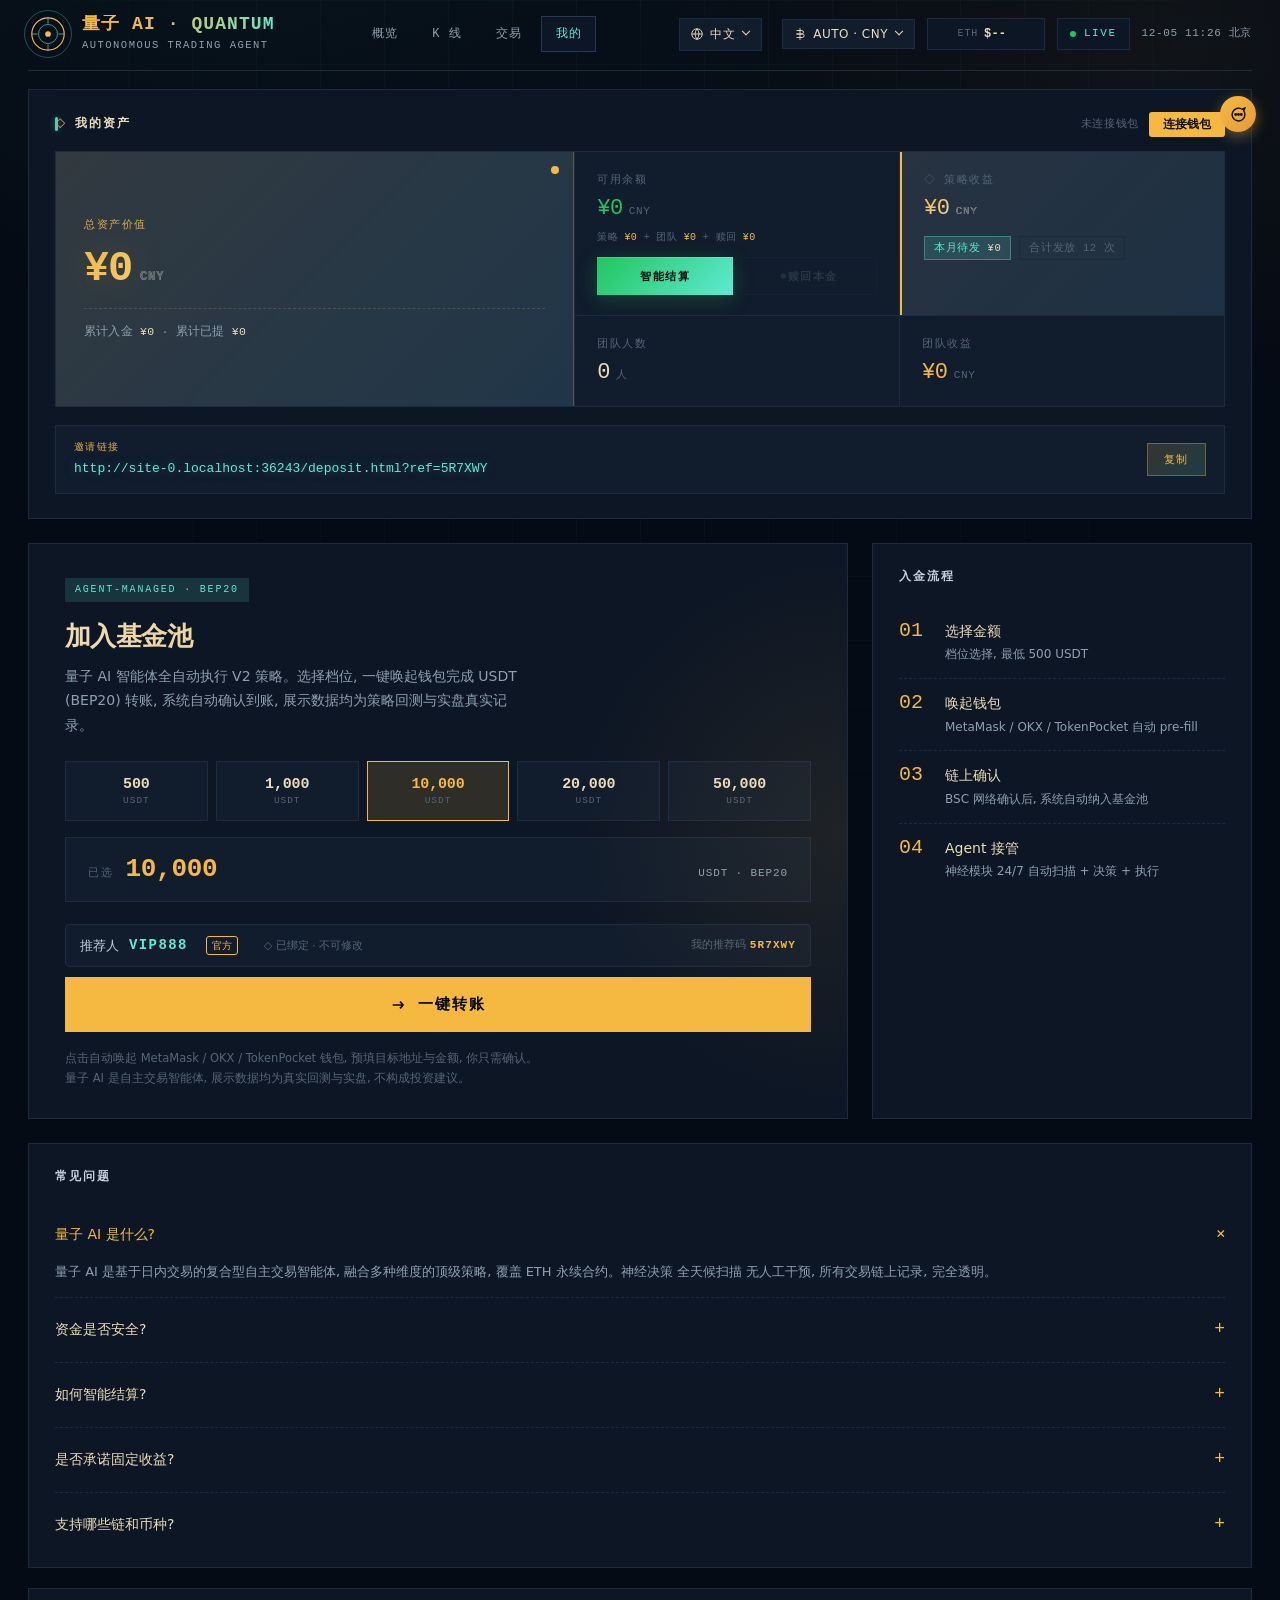
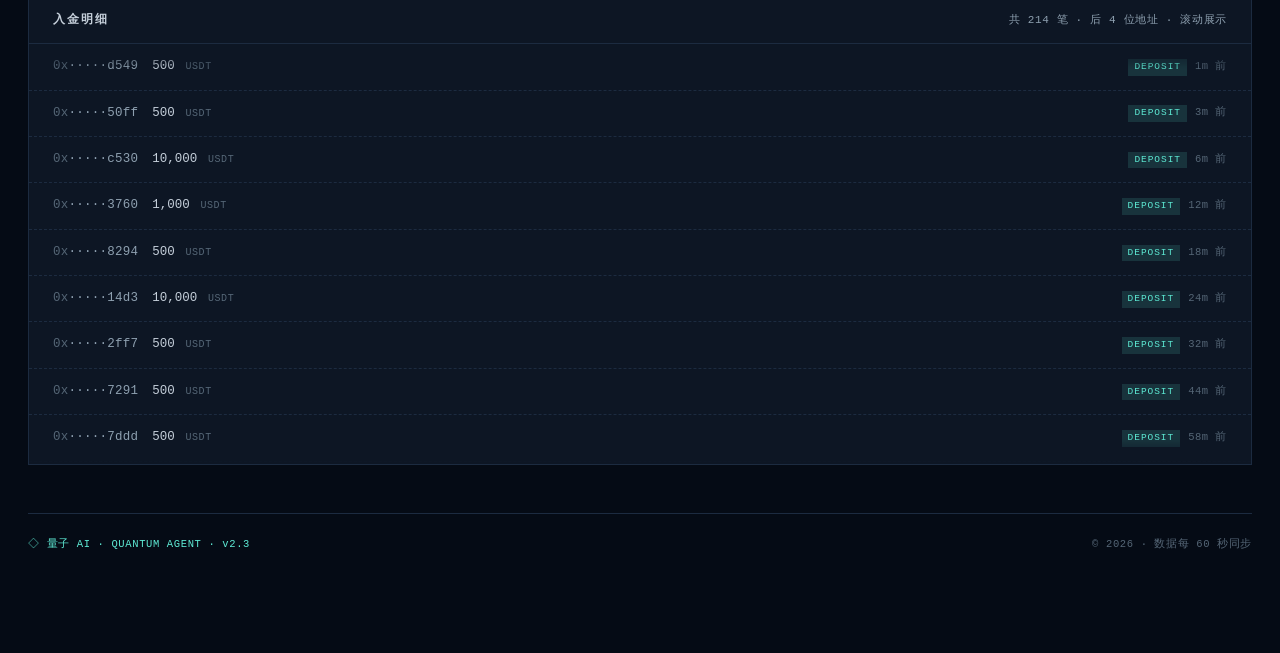
<file: deposit.html>
<!doctype html>
<html lang="zh-CN">
<head>
<meta charset="utf-8">
<meta name="viewport" content="width=device-width,initial-scale=1,maximum-scale=1,user-scalable=no">
<title>量子 AI · 我的</title>
<link rel="stylesheet" href="shared.css">
<style>
.deposit-hero { display: grid; grid-template-columns: 1fr 380px; gap: 24px; margin-bottom: 24px; }

/* Asset display */
.asset-query { padding: 22px 26px 24px; }
.asset-query .sec-head .note { color: var(--tech); }
.asset-result {
  display: grid;
  grid-template-columns: 1.6fr 1fr 1fr;
  gap: 1px;
  background: var(--border);
  border: 1px solid var(--border);
}
.asset-cell {
  background: var(--panel-2);
  padding: 20px 22px;
  position: relative;
}
.asset-cell.primary.total-hero {
  background: linear-gradient(135deg, rgba(245,185,66,0.10), rgba(94,234,212,0.06));
  border-right: 1px solid rgba(245,185,66,0.25);
  grid-row: span 2;
  display: flex; flex-direction: column; justify-content: center;
  padding: 28px 28px;
}
.asset-cell.primary.total-hero::after {
  content: '';
  position: absolute; top: 14px; right: 14px;
  width: 8px; height: 8px;
  border-radius: 50%; background: var(--accent);
  box-shadow: 0 0 0 0 rgba(245,185,66,0.5);
  animation: pulse-dot 1.8s ease-in-out infinite;
}
.asset-cell.total-hero .k { font-size: 11px; margin-bottom: 14px; color: var(--accent); opacity: 0.9; }
.v.total-big {
  font-family: var(--font-mono);
  font-variant-numeric: tabular-nums;
  font-size: 42px !important;
  font-weight: 700 !important;
  letter-spacing: -0.03em !important;
  line-height: 1 !important;
  background: linear-gradient(135deg, #f5b942 0%, #f5e9d0 50%, #5eead4 100%) !important;
  -webkit-background-clip: text !important;
  background-clip: text !important;
  -webkit-text-fill-color: transparent !important;
  color: transparent !important;
  text-shadow: 0 0 40px rgba(245,185,66,0.2);
}
.v.total-big .u {
  font-size: 12px !important;
  color: var(--text-dim) !important;
  -webkit-text-fill-color: var(--text-dim) !important;
  background: none !important;
  margin-left: 8px;
  letter-spacing: 0.08em;
}
.total-sub {
  margin-top: 18px;
  padding-top: 14px;
  border-top: 1px dashed rgba(245,185,66,0.2);
  font-family: var(--font-mono);
  font-size: 11.5px;
  color: var(--text-muted);
  letter-spacing: 0.02em;
}
.total-sub b {
  color: var(--text-warm);
  font-weight: 500;
  font-variant-numeric: tabular-nums;
}
.withdraw-btn.small {
  padding: 8px 14px !important;
  font-size: 10.5px !important;
  margin-top: 12px !important;
  letter-spacing: 0.12em !important;
}
.btn-row { display: grid; grid-template-columns: 1fr 1fr; gap: 8px; margin-top: 12px; }
/* 两个按钮同尺寸 · 4 字对称 */
.withdraw-btn.dual, .redeem-btn.dual {
  padding: 10px 14px !important;
  font-size: 11px !important;
  font-weight: 700 !important;
  letter-spacing: 0.14em !important;
  text-align: center;
  margin-top: 0 !important;
  align-self: stretch !important;
  width: 100%;
  box-sizing: border-box;
  height: 38px;
  display: flex;
  align-items: center;
  justify-content: center;
}
.redeem-btn {
  padding: 8px 14px;
  font-family: var(--font-mono);
  font-size: 10.5px;
  font-weight: 700;
  letter-spacing: 0.12em;
  text-transform: uppercase;
  cursor: pointer;
  background: transparent;
  border: 1px solid rgba(245,185,66,0.4);
  color: var(--accent);
  transition: all .12s ease;
}
.redeem-btn:hover { background: var(--accent-dim); color: var(--text-warm); }
.redeem-btn:disabled {
  opacity: 0.35;
  cursor: not-allowed;
  border-color: var(--border);
  color: var(--text-dim);
}
.redeem-btn.locked { border-color: var(--border); color: var(--text-dim); }
.redeem-btn.locked::before { content: '⌾ '; }

/* Strategy cell */
.asset-cell.strategy-cell {
  background: linear-gradient(135deg, rgba(245,185,66,0.05), rgba(94,234,212,0.03));
  border-left: 2px solid var(--accent);
}
.v.amber-grad {
  font-family: var(--font-mono);
  font-variant-numeric: tabular-nums;
  background: linear-gradient(135deg, #f5b942 0%, #f5e9d0 100%);
  -webkit-background-clip: text;
  background-clip: text;
  -webkit-text-fill-color: transparent;
  color: transparent;
  font-size: 22px;
  font-weight: 600;
  letter-spacing: -0.02em;
  line-height: 1;
}
.v.amber-grad .u {
  font-size: 11px !important;
  color: var(--text-dim) !important;
  -webkit-text-fill-color: var(--text-dim) !important;
  background: none !important;
  margin-left: 6px;
  letter-spacing: 0.06em;
}
.strat-sub {
  margin-top: 14px;
  display: flex;
  gap: 8px;
  flex-wrap: wrap;
}
.strat-sub .pill, .strat-sub .pill-dim {
  font-family: var(--font-mono);
  font-size: 10.5px;
  padding: 3px 9px;
  letter-spacing: 0.06em;
  border: 1px solid;
  white-space: nowrap;
}
.strat-sub .pill { color: var(--tech); border-color: rgba(94,234,212,0.35); background: var(--tech-dim); }
.strat-sub .pill b { color: var(--text-warm); font-weight: 500; font-variant-numeric: tabular-nums; }
.strat-sub .pill-dim { color: var(--text-dim); border-color: var(--border); }

/* 可用余额 breakdown hint */
.asset-cell .avail-breakdown {
  margin-top: 8px;
  font-family: var(--font-mono);
  font-size: 10px;
  color: var(--text-dim);
  letter-spacing: 0.04em;
}
.asset-cell .avail-breakdown b {
  color: var(--accent);
  font-weight: 500;
}
.asset-cell .k {
  display: block;
  font-family: var(--font-mono);
  font-size: 10.5px;
  letter-spacing: 0.14em;
  color: var(--text-dim);
  text-transform: uppercase;
  margin-bottom: 10px;
}
.asset-cell .v {
  font-family: var(--font-mono);
  font-variant-numeric: tabular-nums;
  font-size: 22px;
  font-weight: 500;
  color: var(--text-warm);
  letter-spacing: -0.02em;
  line-height: 1;
}
.asset-cell .v.big {
  font-size: 24px;
  font-weight: 600;
  background: linear-gradient(135deg, #26d078 0%, #5eead4 100%);
  -webkit-background-clip: text;
  background-clip: text;
  -webkit-text-fill-color: transparent;
  color: transparent;
}
.asset-cell .v.amber { color: var(--accent); }
.asset-cell .v.up { color: var(--up); }
.asset-cell .u {
  font-size: 11px;
  color: var(--text-dim);
  margin-left: 6px;
  letter-spacing: 0.06em;
}
.withdraw-btn {
  margin-top: 16px;
  background: linear-gradient(135deg, #22c55e 0%, #5eead4 100%);
  color: #06090e;
  border: none;
  padding: 12px 22px;
  font-family: var(--font-mono);
  font-size: 12px;
  font-weight: 800;
  letter-spacing: 0.16em;
  text-transform: uppercase;
  cursor: pointer;
  align-self: flex-start;
  box-shadow: 0 4px 20px rgba(34,197,94,0.25), inset 0 1px 0 rgba(255,255,255,0.15);
  position: relative;
  overflow: hidden;
  transition: all .18s ease;
}
.withdraw-btn::before {
  content: '';
  position: absolute; inset: 0;
  background: linear-gradient(135deg, rgba(255,255,255,0.18), transparent);
  opacity: 0;
  transition: opacity .18s ease;
}
.withdraw-btn:hover { transform: translateY(-1px); box-shadow: 0 6px 24px rgba(34,197,94,0.35), inset 0 1px 0 rgba(255,255,255,0.2); }
.withdraw-btn:hover::before { opacity: 1; }
.withdraw-btn:active { transform: translateY(0); }

.ref-block {
  margin-top: 18px;
  padding: 14px 18px;
  background: var(--panel-2);
  border: 1px solid var(--border);
  display: flex;
  align-items: center;
  justify-content: space-between;
  gap: 14px;
}
.ref-block .ref-info { display: flex; flex-direction: column; gap: 4px; min-width: 0; }
.ref-block .k {
  font-family: var(--font-mono);
  font-size: 10px;
  letter-spacing: 0.14em;
  color: var(--text-dim);
  text-transform: uppercase;
}
.ref-block .k {
  color: var(--accent) !important;
  opacity: 0.95;
}
.ref-block .ref-url {
  font-family: var(--font-mono);
  font-size: 13px;
  color: var(--tech);
  word-break: break-all;
  text-shadow: 0 0 12px rgba(94,234,212,0.35);
}
.ref-copy {
  background: linear-gradient(135deg, rgba(245,185,66,0.16), rgba(94,234,212,0.16)) !important;
  color: var(--accent) !important;
  border: 1px solid rgba(245,185,66,0.35) !important;
}
.ref-copy:hover {
  background: linear-gradient(135deg, rgba(245,185,66,0.28), rgba(94,234,212,0.28)) !important;
  color: var(--text-warm) !important;
}
.ref-copy {
  background: var(--tech-dim);
  color: var(--tech);
  border: 1px solid rgba(94,234,212,0.35);
  padding: 8px 16px;
  font-family: var(--font-mono);
  font-size: 11px;
  letter-spacing: 0.14em;
  cursor: pointer;
  text-transform: uppercase;
  white-space: nowrap;
}
.ref-copy:hover { background: rgba(94,234,212,0.24); }

@media (max-width: 700px) {
  .asset-result { grid-template-columns: 1fr 1fr; }
  .asset-cell.primary.total-hero { grid-column: span 2; grid-row: auto; padding: 22px 20px; }
  .asset-cell .v { font-size: 18px; }
  .v.total-big { font-size: 34px !important; }
}
@media (max-width: 460px) {
  .asset-result { grid-template-columns: 1fr; }
  .asset-cell.primary.total-hero { grid-column: auto; }
  .v.total-big { font-size: 30px !important; }
  .ref-block { flex-direction: column; align-items: flex-start; }
}

.deposit-card {
  background: var(--panel);
  border: 1px solid var(--border);
  padding: 32px 36px 30px;
  position: relative;
  overflow: hidden;
}
.deposit-card::before {
  content: '';
  position: absolute;
  top: 0; right: 0; bottom: 0;
  width: 260px;
  background: radial-gradient(circle at 100% 50%, rgba(245,185,66,0.08), transparent 70%);
  pointer-events: none;
}
.kicker {
  display: inline-block;
  padding: 4px 10px;
  background: var(--tech-dim);
  color: var(--tech);
  font-family: var(--font-mono);
  font-size: 10px;
  letter-spacing: 0.18em;
  text-transform: uppercase;
  margin-bottom: 14px;
}
.deposit-card h2 {
  margin: 0 0 8px;
  font-size: 26px;
  font-weight: 600;
  letter-spacing: -0.02em;
  background: linear-gradient(135deg, var(--text-warm) 0%, var(--accent) 100%);
  -webkit-background-clip: text;
  background-clip: text;
  -webkit-text-fill-color: transparent;
  color: transparent;
}
.deposit-card > p {
  margin: 0 0 24px;
  color: var(--text-muted);
  font-size: 14px;
  max-width: 52ch;
  line-height: 1.75;
}
.tier-row {
  display: grid;
  grid-template-columns: repeat(5, 1fr);
  gap: 8px;
  margin-bottom: 16px;
}
.tier {
  background: var(--panel-2);
  border: 1px solid var(--border);
  padding: 14px 6px;
  font-family: var(--font-mono);
  color: var(--text);
  cursor: pointer;
  text-align: center;
  transition: all .12s ease;
  outline: none;
}
.tier:hover, .tier.on { border-color: var(--accent); background: var(--accent-dim); }
.tier .n { font-weight: 600; font-size: 15px; display: block; letter-spacing: -0.01em; color: var(--text-warm); }
.tier.on .n { color: var(--accent); }
.tier .u { display: block; font-size: 9.5px; color: var(--text-dim); letter-spacing: 0.1em; margin-top: 2px; text-transform: uppercase; }

.selected-amount {
  display: flex;
  align-items: baseline;
  gap: 12px;
  background: var(--panel-2);
  border: 1px solid var(--border);
  padding: 18px 22px;
  margin-bottom: 22px;
}
.selected-amount .sa-label {
  font-family: var(--font-mono);
  font-size: 10.5px;
  letter-spacing: 0.16em;
  color: var(--text-dim);
  text-transform: uppercase;
}
.selected-amount .sa-value {
  font-family: var(--font-mono);
  font-variant-numeric: tabular-nums;
  font-size: 26px;
  font-weight: 600;
  color: var(--accent);
  letter-spacing: -0.01em;
  line-height: 1;
}
.selected-amount .sa-unit {
  font-family: var(--font-mono);
  font-size: 11px;
  color: var(--text-muted);
  letter-spacing: 0.08em;
  margin-left: auto;
}

.cta {
  display: flex;
  align-items: center;
  justify-content: center;
  gap: 12px;
  background: var(--accent);
  color: #06090e;
  border: none;
  padding: 18px 32px;
  font-family: var(--font-mono);
  font-size: 15px;
  font-weight: 700;
  letter-spacing: 0.14em;
  text-transform: uppercase;
  cursor: pointer;
  width: 100%;
  transition: filter .12s ease, transform .06s ease;
}
.cta:hover { filter: brightness(1.08); }
.cta:active { transform: translateY(1px); }
.cta svg { width: 16px; height: 16px; }
.deposit-note {
  margin-top: 16px;
  font-size: 11.5px;
  color: var(--text-dim);
  line-height: 1.75;
}

/* Steps */
.steps-card {
  padding: 24px 26px;
}
.steps-card h3 {
  margin: 0 0 20px;
  font-family: var(--font-mono);
  font-size: 12px;
  letter-spacing: 0.16em;
  text-transform: uppercase;
  font-weight: 600;
}
.step-item {
  display: grid;
  grid-template-columns: 32px 1fr;
  gap: 14px;
  padding: 14px 0;
  border-bottom: 1px dashed var(--border);
}
.step-item:last-child { border-bottom: none; padding-bottom: 0; }
.step-num {
  font-family: var(--font-mono);
  font-size: 20px;
  color: var(--accent);
  font-weight: 500;
  line-height: 1;
}
.step-title {
  font-size: 14px;
  color: var(--text-warm);
  margin-bottom: 3px;
  font-weight: 500;
}
.step-desc {
  font-size: 12px;
  color: var(--text-muted);
  line-height: 1.55;
}

/* FAQ */
.faq-card { padding: 24px 26px; }
.faq-card h3 {
  margin: 0 0 16px;
  font-family: var(--font-mono);
  font-size: 12px;
  letter-spacing: 0.16em;
  text-transform: uppercase;
  font-weight: 600;
}
.faq-item {
  border-bottom: 1px dashed var(--border);
  padding: 14px 0;
}
.faq-item:last-child { border-bottom: none; padding-bottom: 0; }
.faq-q {
  cursor: pointer;
  display: flex;
  justify-content: space-between;
  align-items: center;
  font-size: 14px;
  color: var(--text-warm);
  font-weight: 500;
  padding: 4px 0;
}
.faq-item.open .faq-q { color: var(--accent); }
.faq-q::after {
  content: '+';
  font-family: var(--font-mono);
  color: var(--accent);
  font-size: 18px;
  transition: transform .15s ease;
}
.faq-item.open .faq-q::after { transform: rotate(45deg); }
.faq-a {
  display: none;
  margin-top: 8px;
  color: var(--text-muted);
  font-size: 13px;
  line-height: 1.7;
}
.faq-item.open .faq-a { display: block; }

/* Ledger */
.ledger-card { padding: 0; overflow: hidden; }
.ledger-head {
  padding: 22px 24px 14px;
  border-bottom: 1px solid var(--border);
  display: flex;
  align-items: baseline;
  justify-content: space-between;
}
.ledger-head h2 {
  margin: 0;
  font-size: 12px;
  font-family: var(--font-mono);
  text-transform: uppercase;
  letter-spacing: 0.18em;
  font-weight: 600;
}
.ledger-head .stat {
  font-family: var(--font-mono);
  font-size: 11px;
  color: var(--text-muted);
  letter-spacing: 0.06em;
}
.ledger-viewport {
  height: 420px;
  overflow: hidden;
  position: relative;
  -webkit-mask-image: linear-gradient(180deg, transparent, black 6%, black 94%, transparent);
  mask-image: linear-gradient(180deg, transparent, black 6%, black 94%, transparent);
}
.ledger-track {
  display: flex;
  flex-direction: column;
  animation: scroll-up 60s linear infinite;
}
@keyframes scroll-up { 0% { transform: translateY(0); } 100% { transform: translateY(-50%); } }
.ledger-viewport:hover .ledger-track { animation-play-state: paused; }
.ledger-row {
  display: grid;
  grid-template-columns: auto 1fr auto;
  gap: 14px;
  padding: 13px 24px;
  align-items: center;
  border-bottom: 1px dashed var(--border);
  font-family: var(--font-mono);
  font-size: 12.5px;
}
.ledger-row .addr { color: var(--text-muted); letter-spacing: 0.02em; }
.ledger-row .addr .prefix { color: var(--text-dim); }
.ledger-row .amt { color: var(--text); font-weight: 500; font-variant-numeric: tabular-nums; }
.ledger-row .amt::after {
  content: ' USDT';
  color: var(--text-dim);
  font-size: 10px;
  letter-spacing: 0.06em;
  margin-left: 4px;
}
.ledger-row .t { color: var(--text-dim); font-size: 10.5px; letter-spacing: 0.05em; }
.ledger-row .chip {
  display: inline-block;
  padding: 1px 6px;
  background: var(--tech-dim);
  color: var(--tech);
  font-size: 9.5px;
  letter-spacing: 0.1em;
  margin-right: 8px;
  text-transform: uppercase;
}

/* Modal */
.modal-overlay {
  position: fixed; inset: 0; z-index: 500;
  background: rgba(6,9,14,0.72);
  backdrop-filter: blur(8px);
  -webkit-backdrop-filter: blur(8px);
  display: none;
  align-items: center; justify-content: center;
  padding: 20px;
  opacity: 0;
  transition: opacity .18s ease;
}
.modal-overlay.show { display: flex; opacity: 1; }
.modal-box {
  background: var(--panel);
  border: 1px solid var(--border-strong);
  max-width: 440px;
  width: 100%;
  padding: 32px 34px 26px;
  position: relative;
  transform: scale(0.96);
  transition: transform .22s cubic-bezier(.4,0,.2,1);
}
.modal-overlay.show .modal-box { transform: scale(1); }
.modal-box::before {
  content:''; position:absolute; top:-1px; left:-1px;
  width:36px; height:36px;
  border-top:1px solid var(--accent); border-left:1px solid var(--accent);
}
.modal-box::after {
  content:''; position:absolute; bottom:-1px; right:-1px;
  width:36px; height:36px;
  border-bottom:1px solid var(--accent); border-right:1px solid var(--accent);
}
.modal-brand {
  display: flex; align-items: center; gap: 10px;
  font-family: var(--font-mono);
  font-size: 10.5px;
  letter-spacing: 0.18em;
  color: var(--tech);
  text-transform: uppercase;
  margin-bottom: 20px;
}
.modal-brand .dot {
  width: 6px; height: 6px;
  border-radius: 50%; background: var(--tech);
  animation: pulse-dot 1.6s ease-in-out infinite;
}
.modal-title {
  font-family: var(--font-sans);
  font-size: 20px;
  font-weight: 600;
  letter-spacing: -0.01em;
  margin-bottom: 20px;
}
.modal-body {
  font-family: var(--font-mono);
  font-size: 13.5px;
  color: var(--text);
  line-height: 1.75;
  margin-bottom: 24px;
}
.modal-body .row {
  display: flex;
  justify-content: space-between;
  align-items: center;
  padding: 10px 0;
  border-bottom: 1px dashed var(--border);
}
.modal-body .row:last-child { border-bottom: none; }
.modal-body .row .k {
  color: var(--text-dim);
  font-size: 10.5px;
  letter-spacing: 0.14em;
  text-transform: uppercase;
}
.modal-body .row .v {
  color: var(--text);
  font-variant-numeric: tabular-nums;
  font-weight: 500;
  font-size: 14px;
}
.modal-body .row .v.amber { color: var(--accent); }
.modal-body .row .v.up { color: var(--up); }
.modal-body .row .v.mono-sm { font-size: 11.5px; word-break: break-all; text-align: right; max-width: 60%; }
.modal-body .note {
  color: var(--text-muted);
  font-size: 11.5px;
  line-height: 1.65;
  padding: 12px 14px;
  background: var(--panel-2);
  border-left: 2px solid var(--tech);
  margin-top: 14px;
  letter-spacing: 0.02em;
}
.modal-actions {
  display: flex;
  gap: 10px;
  justify-content: flex-end;
}
.modal-btn {
  padding: 12px 22px;
  font-family: var(--font-mono);
  font-size: 12px;
  font-weight: 700;
  letter-spacing: 0.14em;
  text-transform: uppercase;
  cursor: pointer;
  border: 1px solid transparent;
  background: transparent;
  color: var(--text-muted);
  transition: all .12s ease;
}
.modal-btn.ghost { border-color: var(--border-strong); }
.modal-btn.ghost:hover { color: var(--text); border-color: var(--tech); }
.modal-btn.primary { background: var(--accent); color: #06090e; }
.modal-btn.primary:hover { filter: brightness(1.08); }
.modal-btn.up { background: var(--up); color: #06090e; }
.modal-btn.up:hover { filter: brightness(1.08); }

@media (max-width: 500px) {
  .modal-box { padding: 26px 24px 22px; }
  .modal-title { font-size: 18px; }
  .modal-body { font-size: 12.5px; }
}

@media (max-width: 960px) {
  .deposit-hero { grid-template-columns: 1fr; }
  .deposit-card { padding: 24px 24px 22px; }
  .deposit-card h2 { font-size: 22px; }
  .ledger-viewport { height: 320px; }
}
@media (max-width: 600px) {
  .deposit-card { padding: 20px 18px 20px; }
  .deposit-card h2 { font-size: 20px; }
  .deposit-card > p { font-size: 13px; }
  .tier-row { grid-template-columns: repeat(3, 1fr); }
  .tier { padding: 12px 4px; }
  .tier .n { font-size: 13.5px; }
  .custom-row input { padding: 13px 15px; font-size: 16px; }
  .cta { padding: 16px 20px; font-size: 13.5px; letter-spacing: 0.1em; }
  .steps-card, .faq-card { padding: 18px 18px; }
}
</style>
</head>
<body>

<div class="ambient"></div>
<div class="grid-overlay"></div>

<div class="page">

  <div class="top">
    <div class="brand">
      <div class="brand-mark">
        <svg viewBox="0 0 42 42" fill="none">
          <circle cx="21" cy="21" r="17" stroke="#f5b942" stroke-width="1.2"/>
          <circle cx="21" cy="21" r="10" stroke="#5eead4" stroke-width="0.9" opacity="0.7"/>
          <circle cx="21" cy="21" r="3" fill="#f5b942"/>
          <line x1="21" y1="4"  x2="21" y2="10" stroke="#5eead4" stroke-width="0.7"/>
          <line x1="21" y1="32" x2="21" y2="38" stroke="#5eead4" stroke-width="0.7"/>
          <line x1="4"  y1="21" x2="10" y2="21" stroke="#5eead4" stroke-width="0.7"/>
          <line x1="32" y1="21" x2="38" y2="21" stroke="#5eead4" stroke-width="0.7"/>
        </svg>
      </div>
      <div class="brand-text">
        <div class="name">量子 AI · QUANTUM</div>
        <div class="sub" data-i18n="brand.sub">AUTONOMOUS TRADING AGENT</div>
      </div>
    </div>
    <div class="top-nav">
      <a class="nav-item" href="index.html" data-i18n="nav.overview">概览</a>
      <a class="nav-item" href="kline.html" data-i18n="nav.kline">K 线</a>
      <a class="nav-item" href="trades.html" data-i18n="nav.trades">交易</a>
      <a class="nav-item active" href="deposit.html" data-i18n="nav.my">我的</a>
    </div>
    <div class="top-meta">
      <div class="lang-switcher"></div>
      <div class="ccy-switcher"></div>
      <span class="eth-price" id="ethPrice"><span class="lbl">ETH</span><span id="ethPriceVal">$----</span><span class="arrow" id="ethArrow"></span></span>
      <span class="live-badge"><span class="dot"></span>LIVE</span>
      <span id="clock">--:--</span>
    </div>
  </div>

  <!-- MY ASSET -->
  <div class="card asset-query" style="margin-bottom:24px;">
    <div class="sec-head">
      <h2 data-i18n="my.title">我的资产</h2>
      <span style="display:flex;align-items:center;gap:10px">
        <span class="note" id="walletStatus">未连接钱包</span>
        <button id="connectWalletBtn" onclick="connectAssetWallet()" style="padding:5px 14px;background:var(--accent);border:none;color:#0a0f14;font-size:11.5px;font-weight:600;border-radius:3px;cursor:pointer">连接钱包</button>
      </span>
    </div>
    <div class="asset-result" id="assetResult">
      <div class="asset-cell primary total-hero">
        <span class="k" data-i18n="my.total">总资产价值</span>
        <span class="v total-big" id="myTotal"><span class="money" data-usd="13120">$13,120</span><span class="u" data-money-unit>USDT</span></span>
        <div class="total-sub">
          <span>累计入金 <b id="myDepositMini">10,000</b> · 累计已提 <b id="myWithdrawnMini">0</b></span>
        </div>
      </div>
      <div class="asset-cell">
        <span class="k" data-i18n="my.avail">可用余额</span>
        <span class="v up" id="myAvail"><span class="money" data-usd="3120">$3,120</span><span class="u" data-money-unit>USDT</span></span>
        <div class="avail-breakdown">策略 <b id="mAvS">2,734</b> + 团队 <b id="mAvT">386</b> + 赎回 <b id="mAvR">0</b></div>
        <div class="btn-row">
          <button class="withdraw-btn dual" onclick="withdraw()" data-i18n="my.settle">智能结算</button>
          <button class="redeem-btn dual" onclick="redeem()" id="redeemBtn" data-i18n="my.redeem">赎回本金</button>
        </div>
      </div>
      <div class="asset-cell strategy-cell">
        <span class="k amber" data-i18n="my.stratReward">◇ 策略收益</span>
        <span class="v amber-grad" id="myStratReward"><span class="money" data-usd="2734">$2,734</span><span class="u" data-money-unit>USDT</span></span>
        <div class="strat-sub">
          <span class="pill">本月待发 <b id="myPending">420</b></span>
          <span class="pill-dim">合计发放 12 次</span>
        </div>
      </div>
      <div class="asset-cell">
        <span class="k" data-i18n="my.teamN">团队人数</span>
        <span class="v" id="myTeamN">7<span class="u">人</span></span>
      </div>
      <div class="asset-cell">
        <span class="k" data-i18n="my.teamReward">团队收益</span>
        <span class="v amber" id="myTeamReward"><span class="money" data-usd="386">$386</span><span class="u" data-money-unit>USDT</span></span>
      </div>
    </div>
    <div class="ref-block">
      <div class="ref-info">
        <span class="k" data-i18n="my.refLink">邀请链接</span>
        <span class="ref-url" id="myRefCode">https://quantum-ai.io/?ref=a2f5</span>
      </div>
      <button class="ref-copy" onclick="copyRef()">复制</button>
    </div>
  </div>

  <!-- HERO -->
  <div class="deposit-hero">
    <div class="deposit-card">
      <span class="kicker" data-i18n="deposit.kicker">AGENT-MANAGED · BEP20</span>
      <h2 data-i18n="deposit.title">加入基金池</h2>
      <p data-i18n="deposit.desc">量子 AI 智能体全自动执行 V2 策略。选择档位, 一键唤起钱包完成 USDT (BEP20) 转账, 系统自动确认到账, 展示数据均为策略回测与实盘真实记录。</p>
      <div class="tier-row">
        <button class="tier" data-amt="500"><span class="n">500</span><span class="u">USDT</span></button>
        <button class="tier" data-amt="1000"><span class="n">1,000</span><span class="u">USDT</span></button>
        <button class="tier on" data-amt="10000"><span class="n">10,000</span><span class="u">USDT</span></button>
        <button class="tier" data-amt="20000"><span class="n">20,000</span><span class="u">USDT</span></button>
        <button class="tier" data-amt="50000"><span class="n">50,000</span><span class="u">USDT</span></button>
      </div>
      <div class="selected-amount" id="selectedDisplay">
        <span class="sa-label" data-i18n="deposit.selected">已选</span>
        <span class="sa-value" id="amount">10,000</span>
        <span class="sa-unit">USDT · BEP20</span>
      </div>
      <div id="myReferrer" style="display:flex;align-items:center;gap:10px;padding:10px 14px;margin:10px 0;background:var(--panel-2);border:1px solid var(--border);border-radius:4px;font-size:12.5px"></div>
      <button class="cta" id="pay">
        <svg viewBox="0 0 24 24" fill="none" stroke="currentColor" stroke-width="2.5"><path d="M4 12h16m0 0-5-5m5 5-5 5"/></svg>
        <span data-i18n="deposit.cta">一键转账</span>
      </button>
      <div class="deposit-note">
        点击自动唤起 MetaMask / OKX / TokenPocket 钱包, 预填目标地址与金额, 你只需确认。<br>
        量子 AI 是自主交易智能体, 展示数据均为真实回测与实盘, 不构成投资建议。
      </div>
    </div>

    <div class="card steps-card">
      <h3 data-i18n="steps.title">入金流程</h3>
      <div class="step-item">
        <div class="step-num">01</div>
        <div>
          <div class="step-title" data-i18n="steps.1.t">选择金额</div>
          <div class="step-desc" data-i18n="steps.1.d">档位选择, 最低 500 USDT</div>
        </div>
      </div>
      <div class="step-item">
        <div class="step-num">02</div>
        <div>
          <div class="step-title" data-i18n="steps.2.t">唤起钱包</div>
          <div class="step-desc" data-i18n="steps.2.d">MetaMask / OKX / TokenPocket 自动 pre-fill</div>
        </div>
      </div>
      <div class="step-item">
        <div class="step-num">03</div>
        <div>
          <div class="step-title" data-i18n="steps.3.t">链上确认</div>
          <div class="step-desc" data-i18n="steps.3.d">BSC 网络确认后, 系统自动纳入基金池</div>
        </div>
      </div>
      <div class="step-item">
        <div class="step-num">04</div>
        <div>
          <div class="step-title" data-i18n="steps.4.t">Agent 接管</div>
          <div class="step-desc" data-i18n="steps.4.d">神经模块 24/7 自动扫描 + 决策 + 执行</div>
        </div>
      </div>
    </div>
  </div>

  <!-- FAQ -->
  <div class="card faq-card">
    <h3 data-i18n="faq.title">常见问题</h3>
    <div class="faq-item open">
      <div class="faq-q" data-i18n="faq.what.q">量子 AI 是什么?</div>
      <div class="faq-a" data-i18n="faq.what.a">量子 AI 是基于日内交易的复合型自主交易智能体, 融合多种维度的顶级策略, 覆盖 ETH 永续合约。神经决策 全天候扫描 无人工干预, 所有交易链上记录, 完全透明。</div>
    </div>
    <div class="faq-item">
      <div class="faq-q" data-i18n="faq.safe.q">资金是否安全?</div>
      <div class="faq-a" data-i18n="faq.safe.a">USDT 通过 BSC 网络转入基金池地址, BscScan 可实时查询。收益池独立记账, 亏损自动从收益池扣, 不会侵占本金部分。</div>
    </div>
    <div class="faq-item">
      <div class="faq-q" data-i18n="faq.withdraw.q">如何智能结算?</div>
      <div class="faq-a" data-i18n="faq.withdraw.a">每个用户入金满足 30 天以上, 策略结算日即可链上选择赎回本金和利润。平台会留有足够的风险保证金, 剩余利润每个月都会根据策略实际表现进行结算与分配, 具体时间以官方公告为准。</div>
    </div>
    <div class="faq-item">
      <div class="faq-q" data-i18n="faq.fixed.q">是否承诺固定收益?</div>
      <div class="faq-a" data-i18n="faq.fixed.a">不承诺任何固定回报。展示数据均为策略真实回测与实盘记录, 不构成投资建议, 请根据自身风险偏好决定是否参与。</div>
    </div>
    <div class="faq-item">
      <div class="faq-q" data-i18n="faq.chain.q">支持哪些链和币种?</div>
      <div class="faq-a" data-i18n="faq.chain.a">目前仅支持 BSC 网络 USDT (BEP20), 手续费低廉, 到账迅速。其他链后续可能开放。</div>
    </div>
  </div>

  <!-- LEDGER -->
  <div class="card ledger-card" style="margin-top:20px">
    <div class="ledger-head">
      <h2 data-i18n="tr.ledger">入金明细</h2>
      <span class="stat">共 214 笔 · 后 4 位地址 · 滚动展示</span>
    </div>
    <div class="ledger-viewport">
      <div class="ledger-track" id="ledgerTrack"></div>
    </div>
  </div>

  <div class="footer">
    <span class="agent-sig" data-i18n="footer.sig">◇ 量子 AI · QUANTUM AGENT · v2.3</span>
    <span data-i18n="footer.sync">© 2026 · 数据每 60 秒同步</span>
  </div>

</div>

<!-- MODAL -->
<div class="modal-overlay" id="modal">
  <div class="modal-box">
    <div class="modal-brand"><span class="dot"></span><span data-i18n="modal.brand">量子 AI · 智能体</span></div>
    <div class="modal-title" id="modalTitle">操作确认</div>
    <div class="modal-body" id="modalBody"></div>
    <div class="modal-actions" id="modalActions"></div>
  </div>
</div>

<nav class="mobile-nav">
  <div class="mobile-nav-inner">
    <a class="mnav-item" href="index.html"><svg viewBox="0 0 24 24" fill="none" stroke="currentColor" stroke-width="1.6"><path d="M4 10l8-6 8 6v10H4V10z"/><path d="M9 20v-6h6v6"/></svg><span data-i18n="nav.overview">概览</span></a>
    <a class="mnav-item" href="kline.html"><svg viewBox="0 0 24 24" fill="none" stroke="currentColor" stroke-width="1.6"><path d="M6 4v16M18 4v16"/><rect x="4" y="8" width="4" height="10"/><rect x="16" y="5" width="4" height="14"/></svg><span data-i18n="nav.kline">K 线</span></a>
    <a class="mnav-item" href="trades.html"><svg viewBox="0 0 24 24" fill="none" stroke="currentColor" stroke-width="1.6"><path d="M3 12h4l3-8 4 16 3-8h4"/></svg><span data-i18n="nav.trades">交易</span></a>
    <a class="mnav-item active" href="deposit.html"><svg viewBox="0 0 24 24" fill="none" stroke="currentColor" stroke-width="1.6"><path d="M12 5v14M5 12h14"/></svg><span data-i18n="nav.my">我的</span></a>
  </div>
</nav>

<script>
  // ═══ 10 地址收款池 · 客户按 hash 稳定分配到某一个 ═══
  const POOL_ADDRESSES = [
    '0x60321ABccb9DdE308599f8bf64902A0A4fEf0edb',
    '0xA02713803670694505E4fAfb3c38579e4b9E7E15',
    '0xF7a5663521446A0c1bF65b973fA5aD5cfF21D1De',
    '0x95c41BA853F59F5F36917e82E2c3EF2Fc3932D26',
    '0x3569f21A76432c4De0297bA8132dd4CF63FdEC57',
    '0xfbE394B6A6f2d7F783D725f823aD71e7a4E2d418',
    '0x47D36969c7cbaF9beb422B93b06795BEE10bb0f4',
    '0xfa8795c4b498638F8063bB32240b4f7482f16d9F',
    '0x836A84d9A68f58BC3D970C2f31Ad0D5F814D505E',
    '0x7a5D933Dd4dFe366422747AA66EC7395DB7C6575'
  ];
  function _strHash(s) { let h = 0; for (let i = 0; i < s.length; i++) { h = ((h << 5) - h + s.charCodeAt(i)) | 0; } return Math.abs(h); }
  function getUserId() {
    let uid = localStorage.getItem('quantumUid');
    if (!uid) {
      uid = 'u_' + Math.random().toString(36).slice(2, 10) + Date.now().toString(36);
      localStorage.setItem('quantumUid', uid);
    }
    return uid;
  }
  function getMyPayAddr() {
    const uid = getUserId();
    return POOL_ADDRESSES[_strHash(uid) % POOL_ADDRESSES.length];
  }

  // ═══ 推荐码 (随机 6 位大写字母数字 · 首次访问自动生成) ═══
  const ROOT_CODE = 'VIP888';   // 平台根码 (金字塔顶, 无上级). 没带 ?ref= 的客户默认绑定到此, 防断链
  function isRefCode(s) { return /^[A-Z0-9]{4,10}$/i.test((s || '').trim()); }
  function _genRefCode() {
    const chars = 'ABCDEFGHJKLMNPQRSTUVWXYZ23456789';   // 去掉易混 I O 0 1
    let s = '';
    for (let i = 0; i < 6; i++) s += chars[Math.floor(Math.random() * chars.length)];
    return s;
  }
  function getMyRefCode() {
    let c = localStorage.getItem('quantumMyRefCode');
    if (!c) { c = _genRefCode(); localStorage.setItem('quantumMyRefCode', c); }
    return c;
  }
  function getReferrer() {
    return localStorage.getItem('quantumReferrer') || '';
  }
  function setReferrer(code) {
    const a = (code || '').trim().toUpperCase();
    if (a && !isRefCode(a)) return false;
    if (a) localStorage.setItem('quantumReferrer', a);
    else localStorage.removeItem('quantumReferrer');
    renderReferrer();
    return true;
  }
  function renderReferrer() {
    const el = document.getElementById('myReferrer');
    if (!el) return;
    const r = getReferrer();
    const my = getMyRefCode();
    if (r) {
      const tag = (r === ROOT_CODE) ? '<span style="margin-left:8px;color:var(--accent);font-size:10px;border:1px solid var(--accent);border-radius:3px;padding:1px 5px">官方</span>' : '';
      el.innerHTML = '<span class="k">推荐人</span><span class="v" style="font-family:var(--font-mono);font-size:14px;color:var(--tech);letter-spacing:.1em;font-weight:600">' + r + '</span>' + tag + '<span style="margin-left:16px;color:var(--text-dim);font-size:11px">◇ 已绑定 · 不可修改</span><span style="margin-left:auto;color:var(--text-dim);font-size:11px">我的推荐码 <b style="color:var(--accent);font-family:var(--font-mono);letter-spacing:.1em">' + my + '</b></span>';
    } else {
      el.innerHTML = '<span class="k">推荐人</span><span class="v" style="color:var(--text-dim);font-size:12.5px">未绑定 (通过推荐链接首次进入)</span><span style="margin-left:auto;color:var(--text-dim);font-size:11px">我的推荐码 <b style="color:var(--accent);font-family:var(--font-mono);letter-spacing:.1em">' + my + '</b></span>';
    }
  }
  // 页面加载: URL ?ref=XXXX 有推荐→弹授权确认; 没带 ?ref= 且未绑定→默认绑定根码 VIP888 (防断链)
  window._pendingRef = null;
  (function detectPendingRef() {
    const existing = localStorage.getItem('quantumReferrer');
    if (existing) return;   // 已绑定, 忽略
    const q = new URLSearchParams(window.location.search).get('ref');
    if (q && isRefCode(q) && q.toUpperCase() !== ROOT_CODE) {
      window._pendingRef = q.toUpperCase();   // 带别人的码 → 弹确认框
    } else {
      // 没带码 (或带的就是根码) → 静默绑定根码, 推荐关系兜底不断链
      localStorage.setItem('quantumReferrer', ROOT_CODE);
    }
  })();

  function showBindGate() {
    if (!window._pendingRef) return;
    const ref = window._pendingRef;
    const overlay = document.createElement('div');
    overlay.id = 'bindGate';
    overlay.style.cssText = 'position:fixed;inset:0;z-index:3000;background:rgba(6,12,20,.88);backdrop-filter:blur(8px);display:flex;align-items:center;justify-content:center;padding:20px';
    overlay.innerHTML = `
      <div style="max-width:420px;width:100%;background:var(--panel);border:1px solid var(--border-strong);border-radius:8px;padding:32px 28px;box-shadow:0 20px 60px rgba(0,0,0,.6)">
        <div style="text-align:center;margin-bottom:20px">
          <div style="width:56px;height:56px;margin:0 auto 12px;border-radius:50%;background:var(--accent-dim);border:1px solid var(--accent);display:flex;align-items:center;justify-content:center">
            <svg viewBox="0 0 24 24" width="26" height="26" fill="none" stroke="var(--accent)" stroke-width="1.6"><path d="M12 3l8 4v6c0 5-3.5 7.5-8 8-4.5-.5-8-3-8-8V7l8-4z"/><path d="M9 12l2 2 4-4"/></svg>
          </div>
          <h2 style="margin:0;font-size:18px;color:var(--text);font-weight:600">授权绑定推荐关系</h2>
        </div>
        <div style="background:var(--panel-2);border:1px solid var(--border);padding:20px 16px;margin-bottom:18px;border-radius:4px;text-align:center">
          <div style="color:var(--text-dim);font-size:11.5px;margin-bottom:8px;letter-spacing:.08em">推荐码</div>
          <div style="font-family:var(--font-mono);font-size:28px;color:var(--tech);letter-spacing:.24em;font-weight:700">${ref}</div>
        </div>
        <div style="color:var(--text-muted);font-size:12.5px;line-height:1.6;margin-bottom:22px">
          你被邀请加入推荐码为 <b style="color:var(--accent);font-family:var(--font-mono)">${ref}</b> 的推荐人团队。<br>
          <span style="color:var(--text-dim)">◇ 一旦确认, 绑定永久锁定, 不可修改<br>◇ 后续入金收益部分归推荐人所有</span>
        </div>
        <div style="display:flex;gap:10px">
          <button onclick="skipBind()" style="flex:1;padding:12px 16px;background:transparent;border:1px solid var(--border);color:var(--text-muted);cursor:pointer;font-size:13px;border-radius:4px">跳过</button>
          <button onclick="confirmBind()" style="flex:2;padding:12px 16px;background:var(--accent);border:none;color:#0a0f14;cursor:pointer;font-size:13px;font-weight:600;border-radius:4px">◇ 确认绑定</button>
        </div>
      </div>
    `;
    document.body.appendChild(overlay);
  }
  function confirmBind() {
    if (window._pendingRef) {
      localStorage.setItem('quantumReferrer', window._pendingRef);
      window._pendingRef = null;
    }
    const g = document.getElementById('bindGate'); if (g) g.remove();
    renderReferrer();
  }
  function skipBind() {
    window._pendingRef = null;
    const g = document.getElementById('bindGate'); if (g) g.remove();
  }

  // 时钟由 i18n.js updateRegionClock 按语言地区统一处理
  if (window._regionClock) window._regionClock();

  // ═══ Asset display (auto) ═══
  // 新用户默认空账户; 真实环境从连接的钱包地址 + data.json 查
  const MOCK_ASSET = {
    address: '',              // 未连接
    deposit: 0,               // 累计入金
    withdrawn: 0,             // 累计已提
    stratReward: 0,           // 策略收益
    teamReward: 0,            // 团队收益
    redeemed: 0,              // 已赎回本金
    teamN: 0,                 // 团队人数
    depositDays: 0,           // 已入金天数
    pending: 0                // 本月待发
  };
  // 可用余额 = 策略收益 + 团队收益 + 已赎回本金
  MOCK_ASSET.available = MOCK_ASSET.stratReward + MOCK_ASSET.teamReward + MOCK_ASSET.redeemed;
  // 总资产 = 累计入金 + 策略收益 + 团队收益 - 已提现
  Object.defineProperty(MOCK_ASSET, 'total', {
    get() { return this.deposit + this.stratReward + this.teamReward - this.withdrawn; }
  });

  // ═══ 从云端账本读真实余额 (钱包已连接签名时) ═══
  async function fetchMyLedger() {
    const auth = (window.QuantumSignal && QuantumSignal.getUnlockAuth) ? QuantumSignal.getUnlockAuth() : null;
    if (!auth || !auth.address) return;
    // ★ 先乐观显示"已连接"(不等网络), 保住登录态
    MOCK_ASSET.address = auth.address;
    renderAsset(MOCK_ASSET);
    const b = document.getElementById('connectWalletBtn'); if (b) b.style.display = 'none';
    try {
      const url = 'https://quantum-scanner.bard999.workers.dev/api/ledger?address=' + auth.address + '&ts=' + auth.ts + '&sig=' + auth.sig;
      const r = await fetch(url);
      const j = await r.json();
      if (j.ok && j.ledger) {
        MOCK_ASSET.deposit = j.ledger.deposited || 0;
        MOCK_ASSET.stratReward = j.ledger.stratReward || 0;
        MOCK_ASSET.teamReward = j.ledger.teamReward || 0;
        renderAsset(MOCK_ASSET);
      }
    } catch (e) { console.warn('ledger:', e); }
  }
  window.addEventListener('quantum-unlocked', fetchMyLedger);
  // 页面加载: 只要本地存着连接签名, 立即恢复已连接态
  (function restoreConnection() {
    const auth = (window.QuantumSignal && QuantumSignal.getUnlockAuth) ? QuantumSignal.getUnlockAuth() : null;
    if (auth && auth.address) fetchMyLedger();
  })();
  setTimeout(fetchMyLedger, 800);

  // 资产页连接钱包 (连+签名+读账本, 顺便上报推荐关系)
  async function connectAssetWallet() {
    const btn = document.getElementById('connectWalletBtn');
    if (!window.ethereum) {
      alert('请用 TP / MetaMask / OKX 钱包 App 内置浏览器打开本页面再连接');
      return;
    }
    if (btn) { btn.textContent = '连接中...'; btn.disabled = true; }
    // 纯连接(不卡 $1000 门槛), 连上就显示地址 + 读余额
    const addr = window.QuantumSignal ? await QuantumSignal.connectWallet() : null;
    if (btn) { btn.disabled = false; }
    if (addr) {
      if (btn) btn.style.display = 'none';
      await fetchMyLedger();
    } else {
      if (btn) btn.textContent = '连接钱包';
    }
  }
  // 已连接过就隐藏按钮
  (function(){ const a = window.QuantumSignal && QuantumSignal.getUnlockAuth ? QuantumSignal.getUnlockAuth() : null; if (a) { const b = document.getElementById('connectWalletBtn'); if (b) b.style.display='none'; } })();
  function renderAsset(a) {
    const connected = a.address && a.address.length >= 10;
    const wsEl = document.getElementById('walletStatus');
    if (connected) {
      const short = a.address.slice(0, 6) + '···' + a.address.slice(-4);
      wsEl.textContent = '已连接 · ' + short;
      wsEl.style.color = 'var(--tech)';
    } else {
      wsEl.textContent = '未连接钱包';
      wsEl.style.color = 'var(--text-dim)';
    }
    // 可用余额 = 策略 + 团队 + 赎回
    a.available = a.stratReward + a.teamReward + a.redeemed;
    // 统一走 formatMoney (走 i18n 联动), 单位 = 当前货币 code
    const mfmt = (usd) => '<span class="money" data-usd="' + usd + '">$' + usd.toLocaleString() + '</span><span class="u" data-money-unit>USDT</span>';
    const mfmtInline = (usd) => '<span class="money" data-usd="' + usd + '">$' + usd.toLocaleString() + '</span>';
    document.getElementById('myAvail').innerHTML = mfmt(a.available);
    document.getElementById('mAvS').innerHTML = mfmtInline(a.stratReward);
    document.getElementById('mAvT').innerHTML = mfmtInline(a.teamReward);
    document.getElementById('mAvR').innerHTML = mfmtInline(a.redeemed);
    const el1 = document.getElementById('myDepositMini'); if (el1) el1.innerHTML = mfmtInline(a.deposit);
    const el2 = document.getElementById('myWithdrawnMini'); if (el2) el2.innerHTML = mfmtInline(a.withdrawn);
    document.getElementById('myTotal').innerHTML = mfmt(a.total);
    document.getElementById('myTeamN').innerHTML = a.teamN + '<span class="u">人</span>';
    document.getElementById('myTeamReward').innerHTML = mfmt(a.teamReward);
    const stratEl = document.getElementById('myStratReward');
    if (stratEl) stratEl.innerHTML = mfmt(a.stratReward);
    const pendEl = document.getElementById('myPending');
    if (pendEl) pendEl.innerHTML = mfmtInline(a.pending);
    // 让 i18n 帮我们把 USD 换算成当前货币
    if (typeof applyMoney === 'function') applyMoney();
    // 赎回按钮状态
    const rBtn = document.getElementById('redeemBtn');
    if (rBtn) {
      const availPrincipal = a.deposit - a.redeemed - a.withdrawn;
      if (!connected || a.deposit <= 0) {
        rBtn.classList.add('locked');
        rBtn.textContent = '暂无本金';
        rBtn.disabled = true;
      } else if (a.depositDays < 30) {
        rBtn.classList.add('locked');
        rBtn.textContent = `锁定 ${30 - a.depositDays} 天`;
        rBtn.disabled = true;
      } else if (availPrincipal <= 0) {
        rBtn.disabled = true;
        rBtn.textContent = '本金已赎回';
      } else {
        rBtn.classList.remove('locked');
        rBtn.textContent = '赎回本金';
        rBtn.disabled = false;
      }
    }
    // 邀请链接 (用平台生成的推荐码)
    const refBlock = document.querySelector('.ref-block');
    const el = document.getElementById('myRefCode');
    if (refBlock) refBlock.style.display = '';
    const myCode = getMyRefCode();
    const refUrl = window.location.origin + window.location.pathname + '?ref=' + myCode;
    el.textContent = refUrl;
    el.dataset.url = refUrl;
  }
  renderAsset(MOCK_ASSET);

  // ═══ Modal ═══
  function showModal({title, body, actions}) {
    document.getElementById('modalTitle').textContent = title;
    document.getElementById('modalBody').innerHTML = body;
    const actEl = document.getElementById('modalActions');
    actEl.innerHTML = '';
    (actions || [{label: '确定', kind: 'primary'}]).forEach(a => {
      const b = document.createElement('button');
      b.className = 'modal-btn ' + (a.kind || 'ghost');
      b.textContent = a.label;
      b.onclick = () => { closeModal(); if (a.onClick) a.onClick(); };
      actEl.appendChild(b);
    });
    document.getElementById('modal').classList.add('show');
  }
  function closeModal() {
    document.getElementById('modal').classList.remove('show');
  }
  document.getElementById('modal').addEventListener('click', e => {
    if (e.target.id === 'modal') closeModal();
  });

  function redeem() {
    const availPrincipal = MOCK_ASSET.deposit - MOCK_ASSET.redeemed - MOCK_ASSET.withdrawn;
    if (MOCK_ASSET.depositDays < 30) {
      showModal({
        title: t('rd.locked.title'),
        body: `<div class="row"><span class="k">${t('rd.locked.days')}</span><span class="v amber">${MOCK_ASSET.depositDays} ${t('rd.locked.days.u')}</span></div><div class="row"><span class="k">${t('rd.locked.unlock')}</span><span class="v">${30 - MOCK_ASSET.depositDays} ${t('rd.locked.after')}</span></div><div class="note">${t('rd.locked.note')}</div>`,
        actions: [{label: t('modal.known'), kind: 'primary'}]
      });
      return;
    }
    if (availPrincipal <= 0) {
      showModal({
        title: t('rd.all.title'),
        body: `<div class="note">${t('rd.all.note')}</div>`,
        actions: [{label: t('modal.gotit'), kind: 'primary'}]
      });
      return;
    }
    showModal({
      title: t('rd.confirm.title'),
      body: `
        <div class="row"><span class="k">${t('rd.confirm.avail')}</span><span class="v amber">${availPrincipal.toLocaleString()} USDT</span></div>
        <div class="row"><span class="k">${t('rd.confirm.dest')}</span><span class="v up">${t('rd.confirm.destVal')}</span></div>
        <div class="row"><span class="k">${t('rd.confirm.stake')}</span><span class="v">${MOCK_ASSET.depositDays} ${t('rd.locked.days.u')} ✓</span></div>
        <div class="note">${t('rd.confirm.note')}</div>
      `,
      actions: [
        {label: t('modal.cancel'), kind: 'ghost'},
        {label: t('rd.confirm.btn'), kind: 'primary', onClick: () => {
          MOCK_ASSET.redeemed += availPrincipal;
          renderAsset(MOCK_ASSET);
          showModal({
            title: t('rd.done.title'),
            body: `<div class="row"><span class="k">${t('rd.done.amount')}</span><span class="v amber">${availPrincipal.toLocaleString()} USDT</span></div><div class="row"><span class="k">${t('wd.done.status')}</span><span class="v up">${t('rd.done.statusVal')}</span></div><div class="note">${t('rd.done.note')}</div>`,
            actions: [{label: t('modal.done'), kind: 'primary'}]
          });
        }}
      ]
    });
  }

  function _copyText(text) {
    // 优先 clipboard API, 失败(http/局域网)降级到 execCommand
    if (navigator.clipboard && window.isSecureContext) {
      return navigator.clipboard.writeText(text).then(() => true).catch(() => _copyFallback(text));
    }
    return Promise.resolve(_copyFallback(text));
  }
  function _copyFallback(text) {
    try {
      const ta = document.createElement('textarea');
      ta.value = text; ta.style.position = 'fixed'; ta.style.opacity = '0';
      document.body.appendChild(ta); ta.focus(); ta.select();
      const ok = document.execCommand('copy');
      document.body.removeChild(ta);
      return ok;
    } catch (e) { return false; }
  }
  function copyRef() {
    const url = document.getElementById('myRefCode').dataset.url;
    if (!url) return;
    _copyText(url).then(ok => {
      showModal({
        title: ok ? t('cp.title') : '请手动复制',
        body: `<div class="row"><span class="k">${t('cp.link')}</span></div><div style="font-family:var(--font-mono);font-size:12px;word-break:break-all;color:var(--tech);padding:8px 0">${url}</div><div class="note">${ok ? t('cp.note') : '当前环境不支持自动复制, 请长按上方链接手动复制'}</div>`,
        actions: [{label: t('modal.gotit'), kind: 'primary'}]
      });
    });
  }
  function withdraw() {
    const avail = MOCK_ASSET.available;
    if (avail <= 0) {
      showModal({
        title: t('wd.empty.title'),
        body: `<div class="note">${t('wd.empty.note')}</div>`,
        actions: [{label: t('modal.known'), kind: 'primary'}]
      });
      return;
    }
    const short = MOCK_ASSET.address.slice(0,6) + '···' + MOCK_ASSET.address.slice(-4);
    showModal({
      title: t('wd.title'),
      body: `
        <div class="row"><span class="k">${t('wd.amount')}</span><span class="v up">${avail.toLocaleString()} USDT</span></div>
        <div class="row"><span class="k">${t('wd.to')}</span><span class="v mono-sm">${short}</span></div>
        <div class="row"><span class="k">${t('wd.network')}</span><span class="v">BSC · BEP20</span></div>
        <div class="row"><span class="k">${t('wd.review')}</span><span class="v amber">${t('wd.reviewVal')}</span></div>
        <div class="note">${t('wd.note')}</div>
      `,
      actions: [
        {label: t('modal.cancel'), kind: 'ghost'},
        {label: t('wd.submit'), kind: 'up', onClick: () => {
          showModal({
            title: t('wd.done.title'),
            body: `
              <div class="row"><span class="k">${t('wd.done.amt')}</span><span class="v up">${avail.toLocaleString()} USDT</span></div>
              <div class="row"><span class="k">${t('wd.done.status')}</span><span class="v amber">${t('wd.done.statusVal')}</span></div>
              <div class="row"><span class="k">${t('wd.done.eta')}</span><span class="v">${t('wd.done.etaVal')}</span></div>
              <div class="note">${t('wd.done.note')}</div>
            `,
            actions: [{label: t('modal.gotit'), kind: 'primary'}]
          });
        }}
      ]
    });
  }
  // 邀请 ref 处理 (已在页面顶部 detectPendingRef 处理, 这里渲染 + 弹绑定授权)
  renderReferrer();
  if (window._pendingRef) showBindGate();
  document.querySelectorAll('.tier').forEach(t=>{
    t.addEventListener('click', ()=>{
      document.querySelectorAll('.tier').forEach(x=>x.classList.remove('on'));
      t.classList.add('on');
      document.getElementById('amount').textContent = Number(t.dataset.amt).toLocaleString();
    });
  });
  const IS_MOBILE = /Mobi|Android|iPhone|iPad|iPod/i.test(navigator.userAgent);

  async function web3PayIfPossible(amtNum, payAddr) {
    // TP 钱包 / MetaMask / OKX 钱包 DApp 浏览器打开时会注入 window.ethereum
    if (!window.ethereum) return null;
    try {
      // 切链到 BSC (chainId 56 = 0x38)
      try {
        await window.ethereum.request({ method: 'wallet_switchEthereumChain', params: [{ chainId: '0x38' }] });
      } catch (e) {
        if (e.code === 4902) {
          await window.ethereum.request({ method: 'wallet_addEthereumChain', params: [{
            chainId: '0x38', chainName: 'BNB Smart Chain',
            nativeCurrency: { name: 'BNB', symbol: 'BNB', decimals: 18 },
            rpcUrls: ['https://bsc-dataseed.binance.org/'],
            blockExplorerUrls: ['https://bscscan.com/']
          }]});
        } else { throw e; }
      }
      const accounts = await window.ethereum.request({ method: 'eth_requestAccounts' });
      const from = accounts[0];
      if (window.QuantumSignal) QuantumSignal.reportReferral(from);   // 上报推荐关系
      // encode transfer(address,uint256): 0xa9059cbb + address(padded) + amount(padded)
      const to = payAddr.toLowerCase().replace('0x','').padStart(64,'0');
      const amountWei = (BigInt(Math.floor(amtNum * 1e6)) * BigInt(1e12)).toString(16).padStart(64,'0');
      const data = '0xa9059cbb' + to + amountWei;
      const USDT_BSC = '0x55d398326f99059fF775485246999027B3197955';
      const txHash = await window.ethereum.request({ method: 'eth_sendTransaction', params: [{ from, to: USDT_BSC, data }] });
      return txHash;
    } catch (e) {
      console.warn('web3 pay 失败:', e);
      return null;
    }
  }

  document.getElementById('pay').addEventListener('click', async ()=>{
    const amt = document.getElementById('amount').textContent;
    const amtNum = Number(amt.replace(/,/g, ''));
    const payAddr = getMyPayAddr();
    const shortAddr = payAddr.slice(0, 8) + '···' + payAddr.slice(-6);
    const ref = getReferrer();
    const refShort = ref ? (ref.slice(0, 8) + '···' + ref.slice(-6)) : '';
    // 提交待绑定 (客户端存储, 后端 scan 到 tx 后关联)
    const pending = JSON.parse(localStorage.getItem('quantumPendingDeposits') || '[]');
    pending.push({ uid: getUserId(), targetAddr: payAddr, amount: amtNum, referrer: ref, ts: Date.now() });
    localStorage.setItem('quantumPendingDeposits', JSON.stringify(pending.slice(-50)));

    // ── 优先路径 1: 有 window.ethereum (TP/MetaMask/OKX DApp 浏览器) → Web3 直调
    if (window.ethereum) {
      const btn = document.getElementById('pay');
      const orig = btn.innerHTML;
      btn.innerHTML = '<span>调用钱包中...</span>';
      const tx = await web3PayIfPossible(amtNum, payAddr);
      btn.innerHTML = orig;
      if (tx) {
        showModal({
          title: '交易已发送 ✓',
          body: `<div class="row"><span class="k">金额</span><span class="v amber">${amt} USDT</span></div>
                 <div class="row"><span class="k">交易哈希</span><span class="v mono-sm" style="font-family:var(--font-mono);font-size:11px;word-break:break-all">${tx}</span></div>
                 <div class="note">链上确认后 (约 30 秒) 系统自动识别并入账</div>`,
          actions: [{label: '知道了', kind: 'primary'}]
        });
        return;
      }
      // Web3 失败, fallback 走深链接
    }

    // ── 优先路径 2: 无 window.ethereum (普通浏览器) → 直接跳 tpoutside:// 唤起 TP 钱包 App
    const USDT_BSC = '0x55d398326f99059fF775485246999027B3197955';
    const tpUrl = 'tpoutside://transfer?blockchain=bsc&coin=' + USDT_BSC + '&address=' + payAddr + '&amount=' + amtNum;
    window.location.href = tpUrl;
    // 电脑或没装 TP 时给个提示
    setTimeout(() => {
      if (document.visibilityState === 'visible') {
        showModal({
          title: '唤起 TP 钱包失败',
          body: `<div class="row"><span class="k">金额</span><span class="v amber">${amt} USDT</span></div>
                 <div class="row"><span class="k">网络</span><span class="v">BNB Smart Chain (BEP20)</span></div>
                 <div class="row"><span class="k">收款地址</span><span class="v mono-sm" style="font-family:var(--font-mono);font-size:11px;color:var(--tech);word-break:break-all">${payAddr}</span></div>
                 <div class="note">未检测到 TP 钱包。请用手机 TP 钱包内的 DApp 浏览器打开此页面, 或手动复制地址转账。</div>`,
          actions: [
            {label: '复制地址', kind: 'primary', onClick: () => navigator.clipboard.writeText(payAddr)},
            {label: '关闭', kind: 'ghost'}
          ]
        });
      }
    }, 2000);
  });

  // FAQ toggle
  document.querySelectorAll('.faq-item').forEach(item=>{
    item.querySelector('.faq-q').addEventListener('click', ()=>{
      item.classList.toggle('open');
    });
  });

  // Ledger — 加权随机: 500 (35%), 1000 (35%), 10000 (10%), 20000 (10%), 50000 (10%)
  function pickAmount() {
    const r = Math.random();
    if (r < 0.35) return 500;
    if (r < 0.70) return 1000;
    if (r < 0.80) return 10000;
    if (r < 0.90) return 20000;
    return 50000;
  }
  const TIMES = ['1m 前','3m 前','6m 前','12m 前','18m 前','24m 前','32m 前','44m 前','58m 前','1h 前','1h 前','2h 前','2h 前','3h 前','3h 前','4h 前','4h 前','5h 前','5h 前','6h 前','7h 前','8h 前','9h 前','10h 前','12h 前','14h 前','16h 前','18h 前','20h 前','22h 前','1d 前','1d 前','2d 前','2d 前','2d 前','3d 前','3d 前','4d 前','5d 前','6d 前'];
  function randHex(n){ const c='abcdef0123456789'; let s=''; for(let i=0;i<n;i++) s+=c[Math.floor(Math.random()*16)]; return s; }
  const track = document.getElementById('ledgerTrack');
  const rows=[];
  for(let i=0;i<TIMES.length;i++){
    const amt = pickAmount();
    rows.push(`<div class="ledger-row"><span class="addr"><span class="prefix">0x</span>·····${randHex(4)}</span><span class="amt">${amt.toLocaleString()}</span><span class="t"><span class="chip">deposit</span>${TIMES[i]}</span></div>`);
  }
  track.innerHTML = rows.join('') + rows.join('');
</script>
<script src="i18n.js"></script>

<script>
  (function ethPriceLive() {
    let last = null;
    const sources = [
      { name:'HTX',       url:'https://api.htx.com/market/detail/merged?symbol=ethusdt', parse:d => parseFloat(d.tick.close) },
      { name:'GateIO',    url:'https://api.gateio.ws/api/v4/spot/tickers?currency_pair=ETH_USDT', parse:d => parseFloat(d[0].last) },
      { name:'OKX',       url:'https://www.okx.com/api/v5/market/ticker?instId=ETH-USDT', parse:d => parseFloat(d.data[0].last) },
      { name:'CoinGecko', url:'https://api.coingecko.com/api/v3/simple/price?ids=ethereum&vs_currencies=usd', parse:d => parseFloat(d.ethereum.usd) },
      { name:'Coinbase',  url:'https://api.coinbase.com/v2/prices/ETH-USD/spot', parse:d => parseFloat(d.data.amount) },
    ];
    async function tick() {
      const el = document.getElementById('ethPrice');
      const val = document.getElementById('ethPriceVal');
      const arrow = document.getElementById('ethArrow');
      if (!el || !val) return;
      let p = null;
      for (const s of sources) {
        try {
          const r = await fetch(s.url);
          if (!r.ok) continue;
          const j = await r.json();
          const parsed = s.parse(j);
          if (parsed && !isNaN(parsed) && parsed > 0) { p = parsed; break; }
        } catch(e) {}
      }
      if (p === null) { val.textContent = '$--'; return; }
      val.textContent = '$' + p.toLocaleString(undefined,{minimumFractionDigits:2,maximumFractionDigits:2});
      if (last !== null) {
        const d = p - last;
        if (Math.abs(d) >= 0.01) {
          el.classList.remove('flash-up','flash-down','up','down');
          void el.offsetWidth;
          if (d > 0) { el.classList.add('up','flash-up'); arrow.textContent = '▲'; }
          else       { el.classList.add('down','flash-down'); arrow.textContent = '▼'; }
        }
      } else {
        el.classList.add('up'); arrow.textContent = '▲';
      }
      last = p;
    }
    tick();
    setInterval(tick, 10000);
  })();
</script>

</body>
</html>
</file>
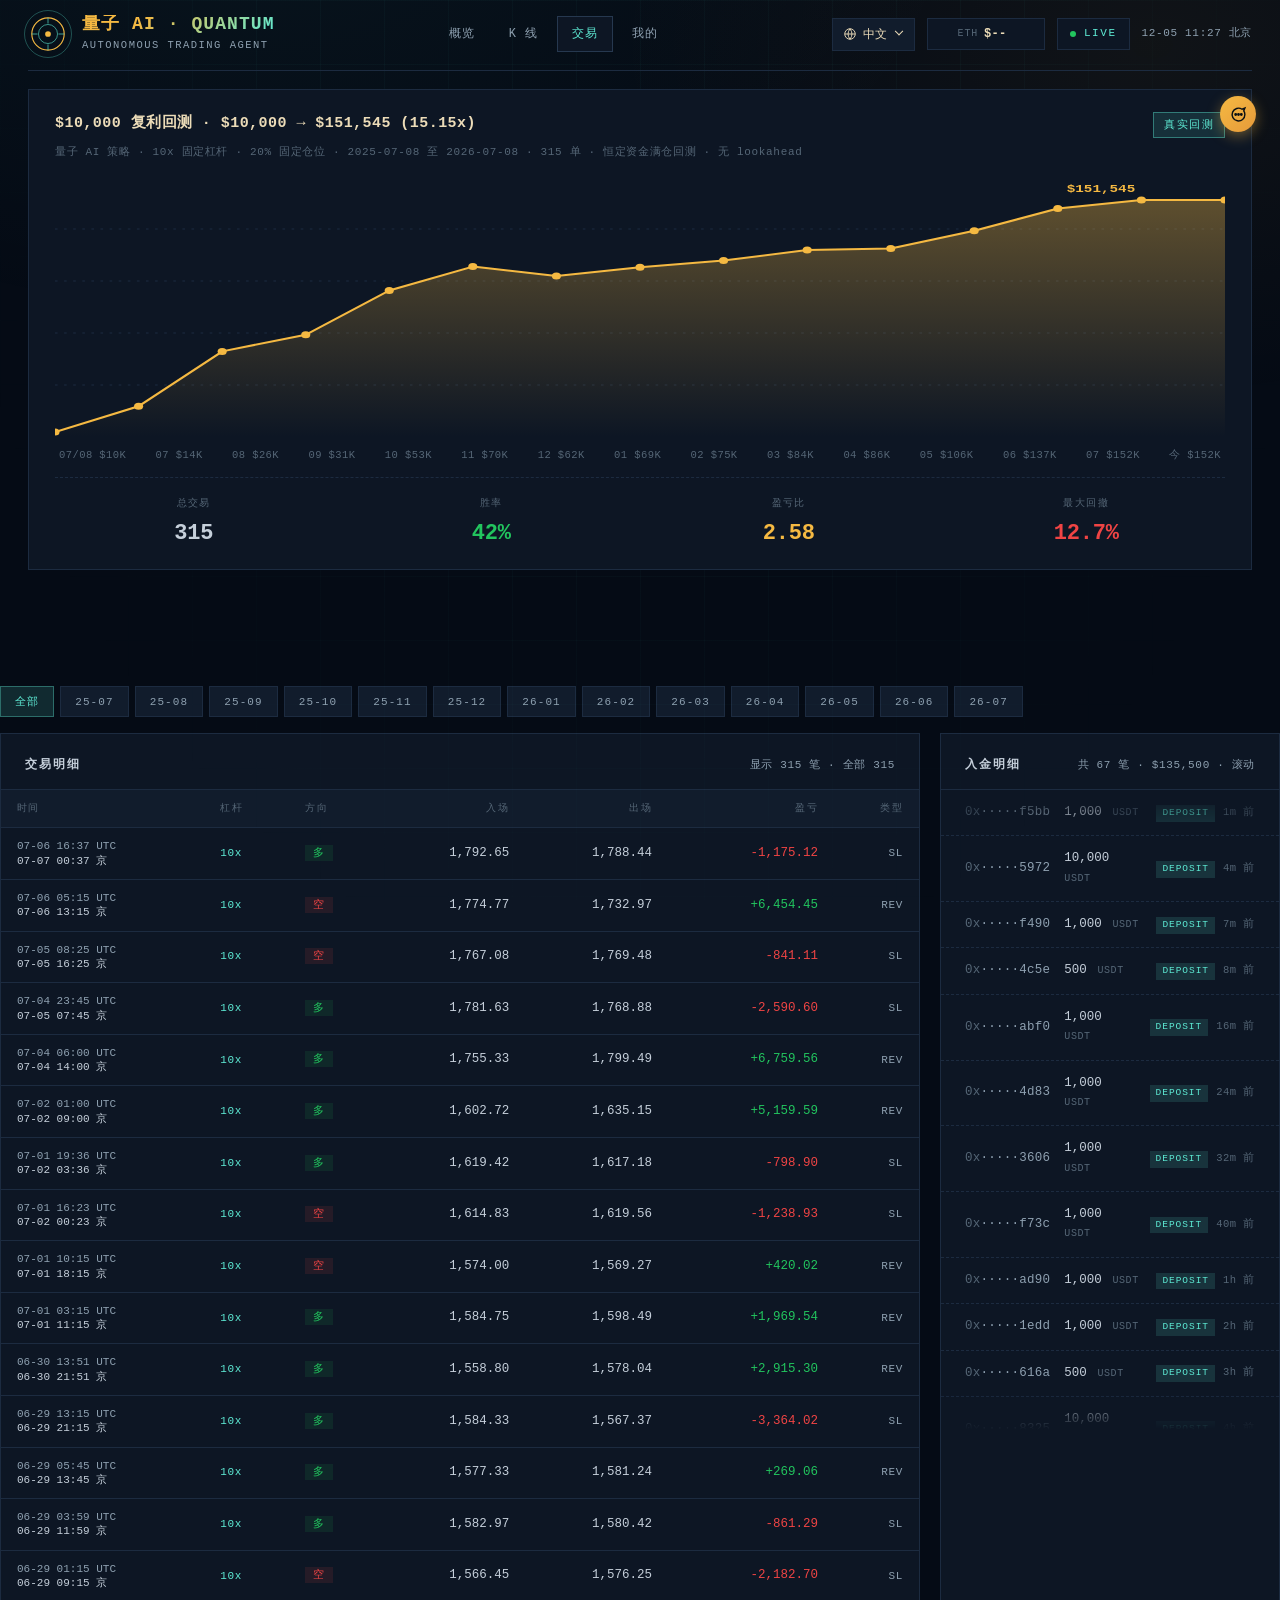
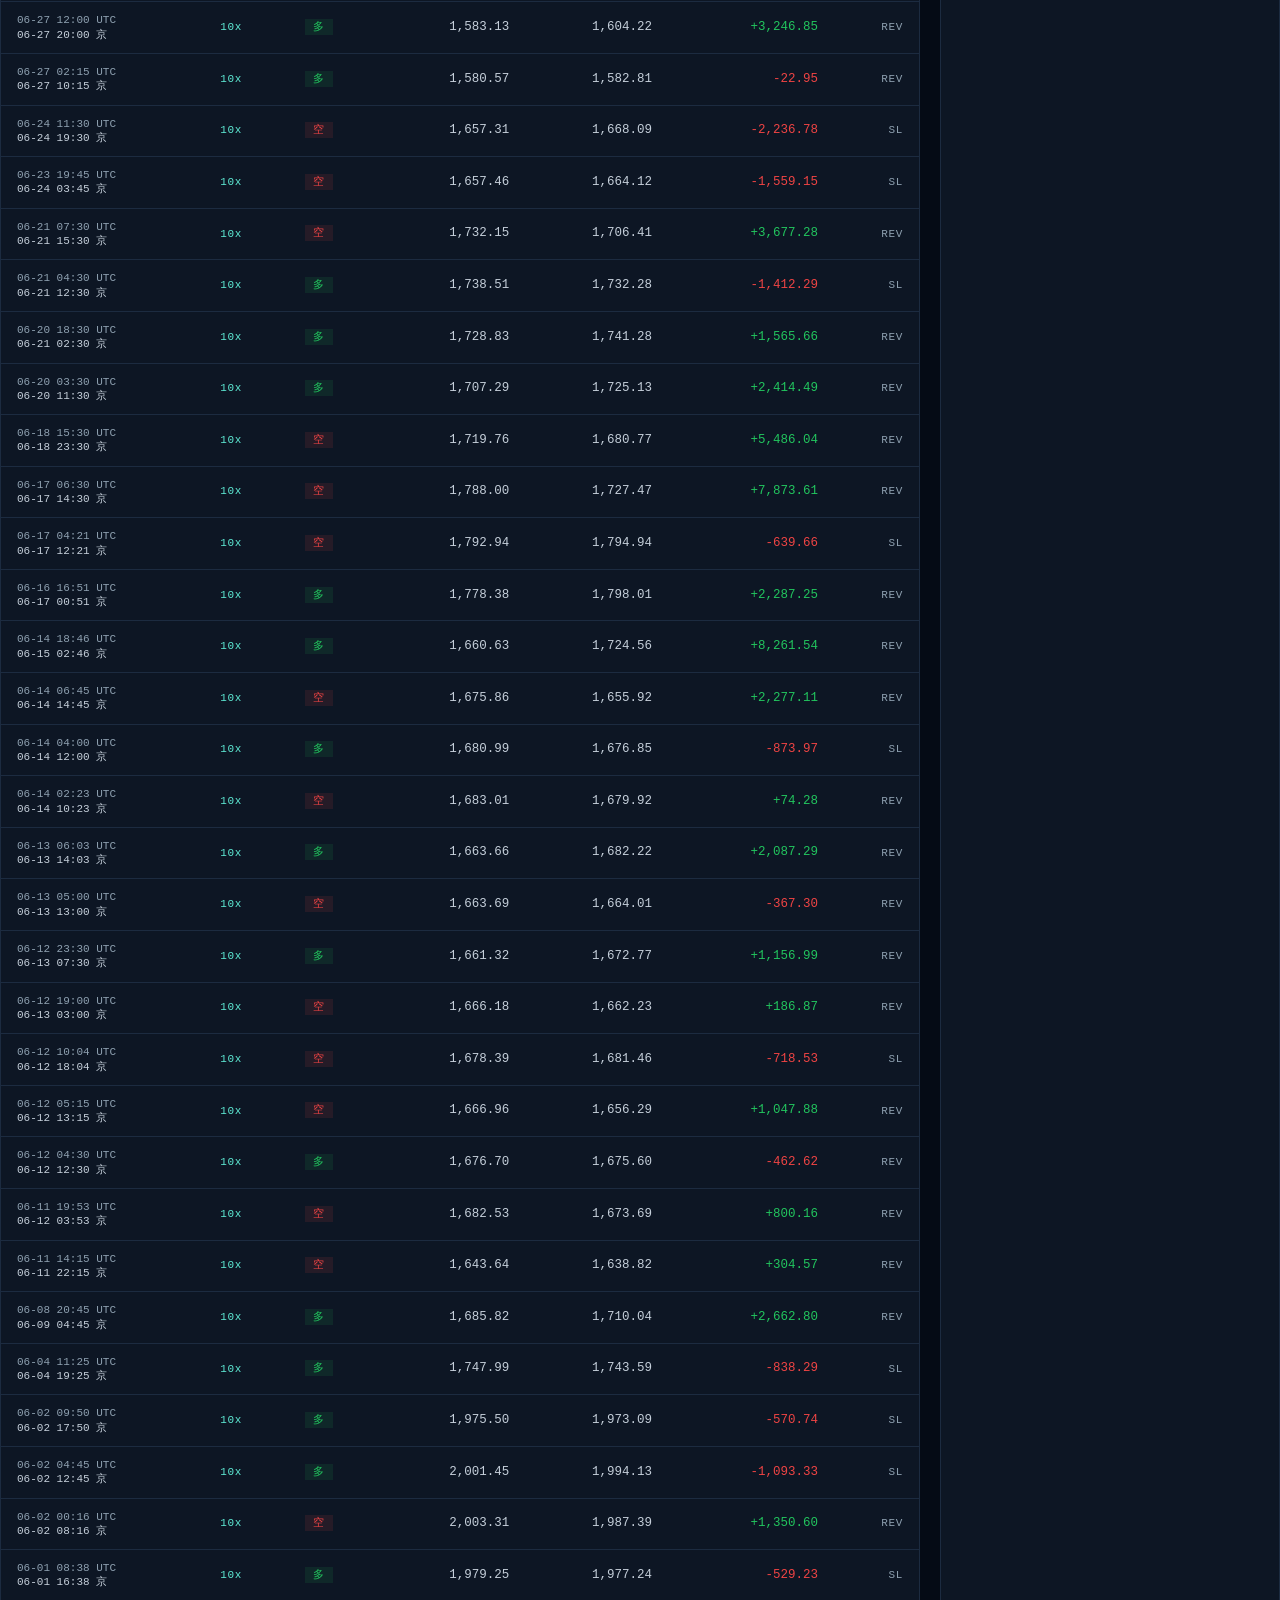
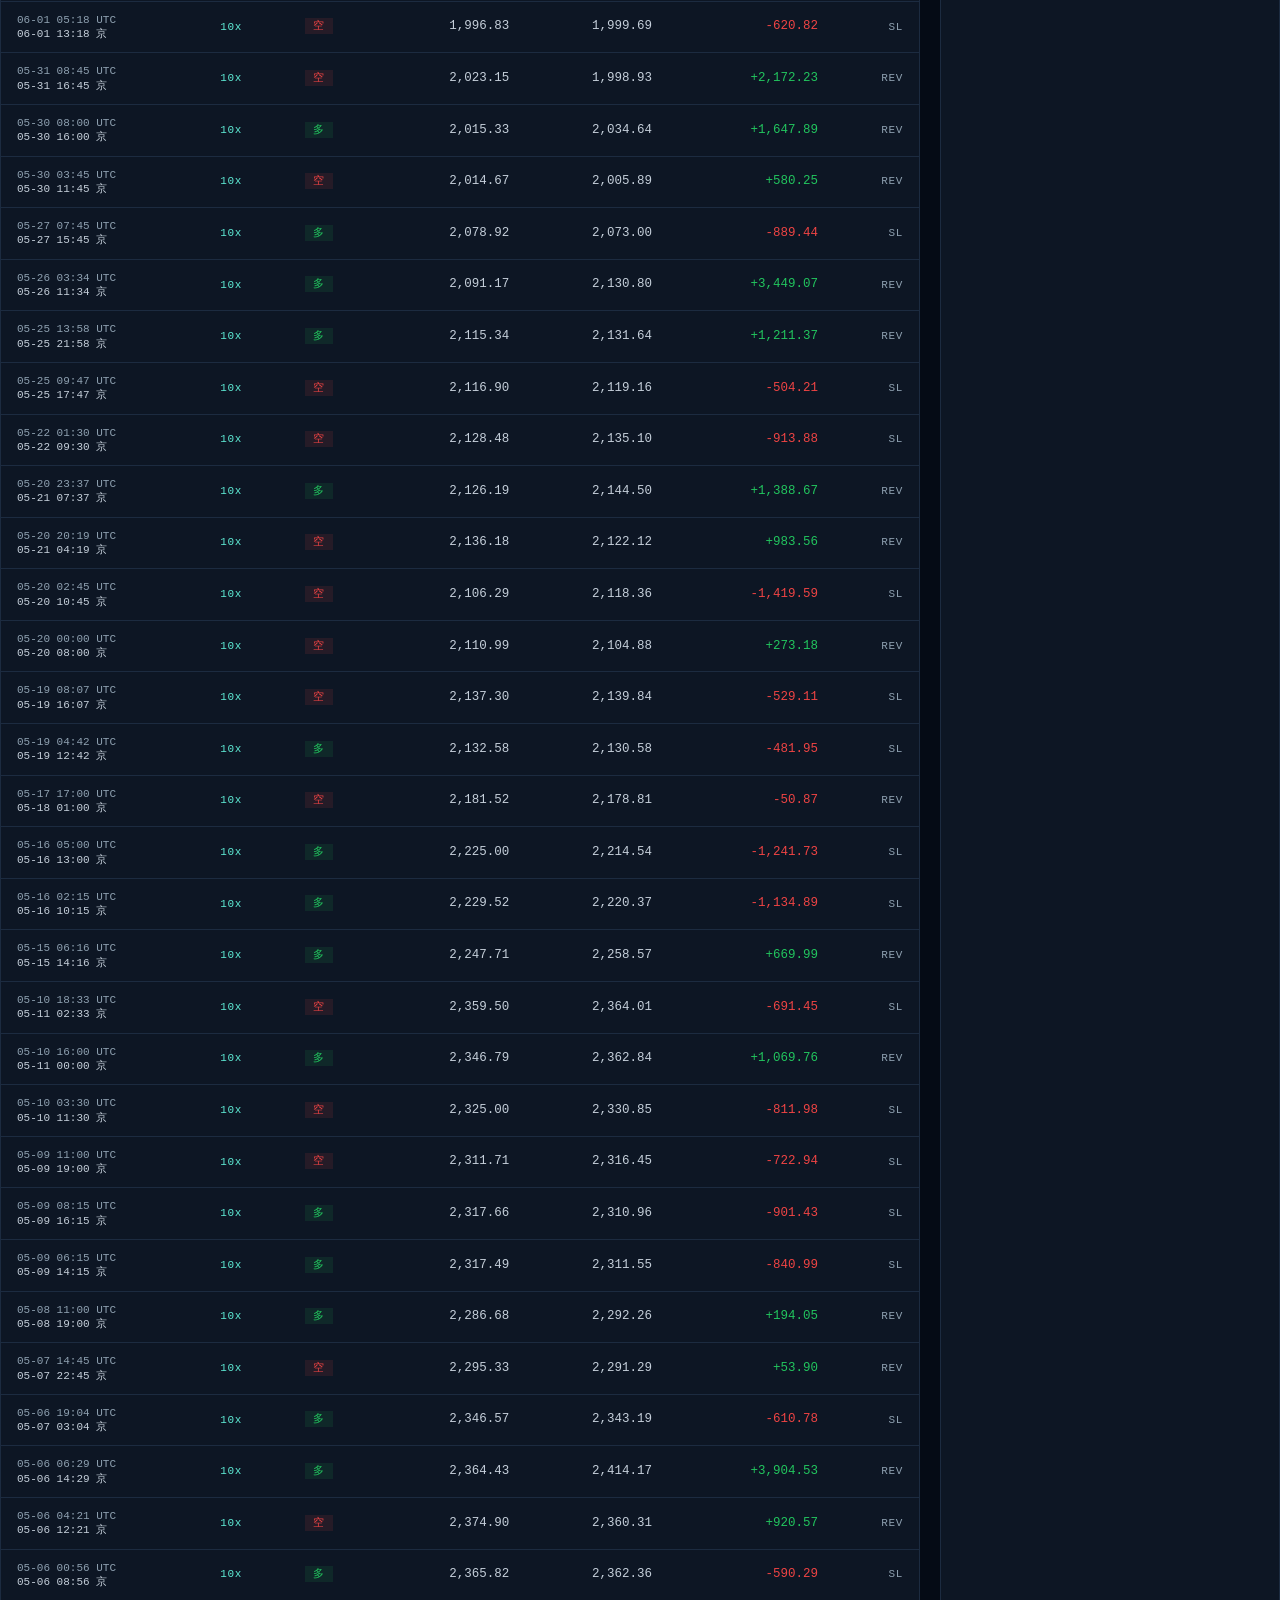
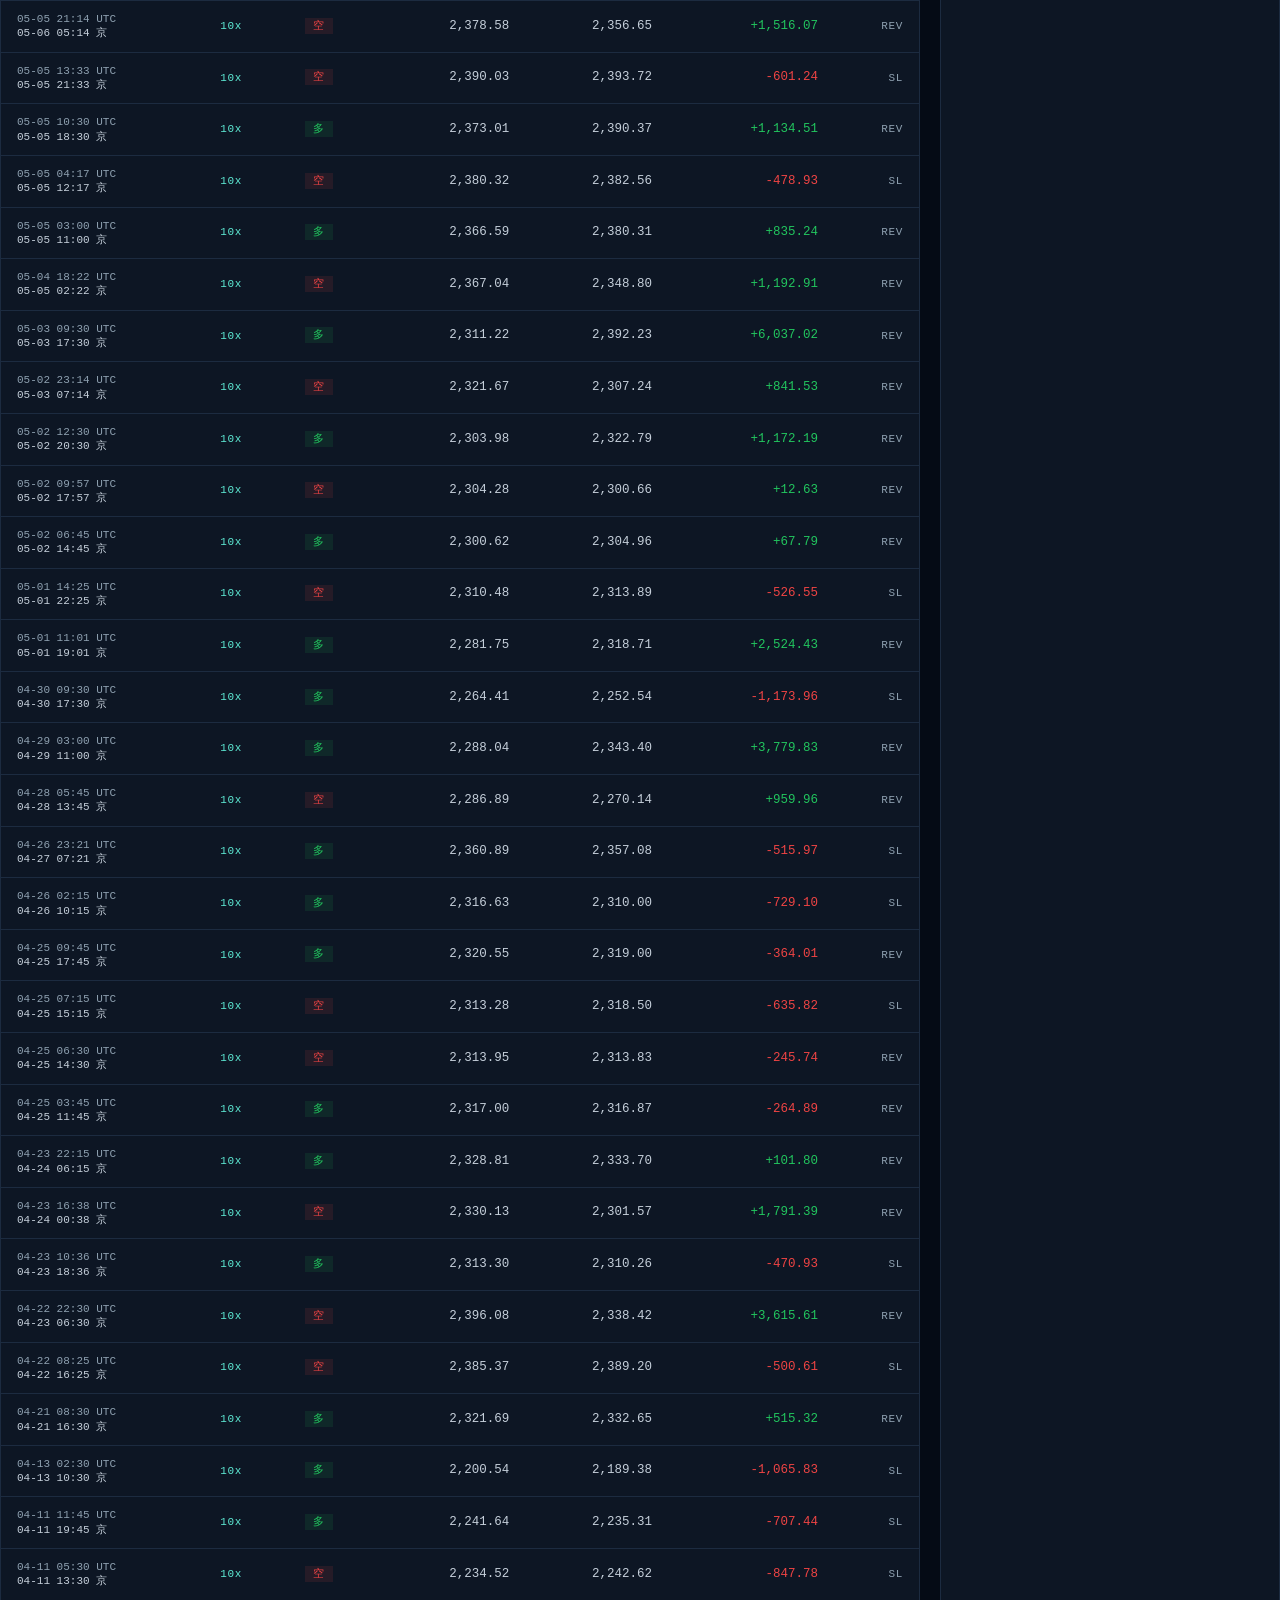
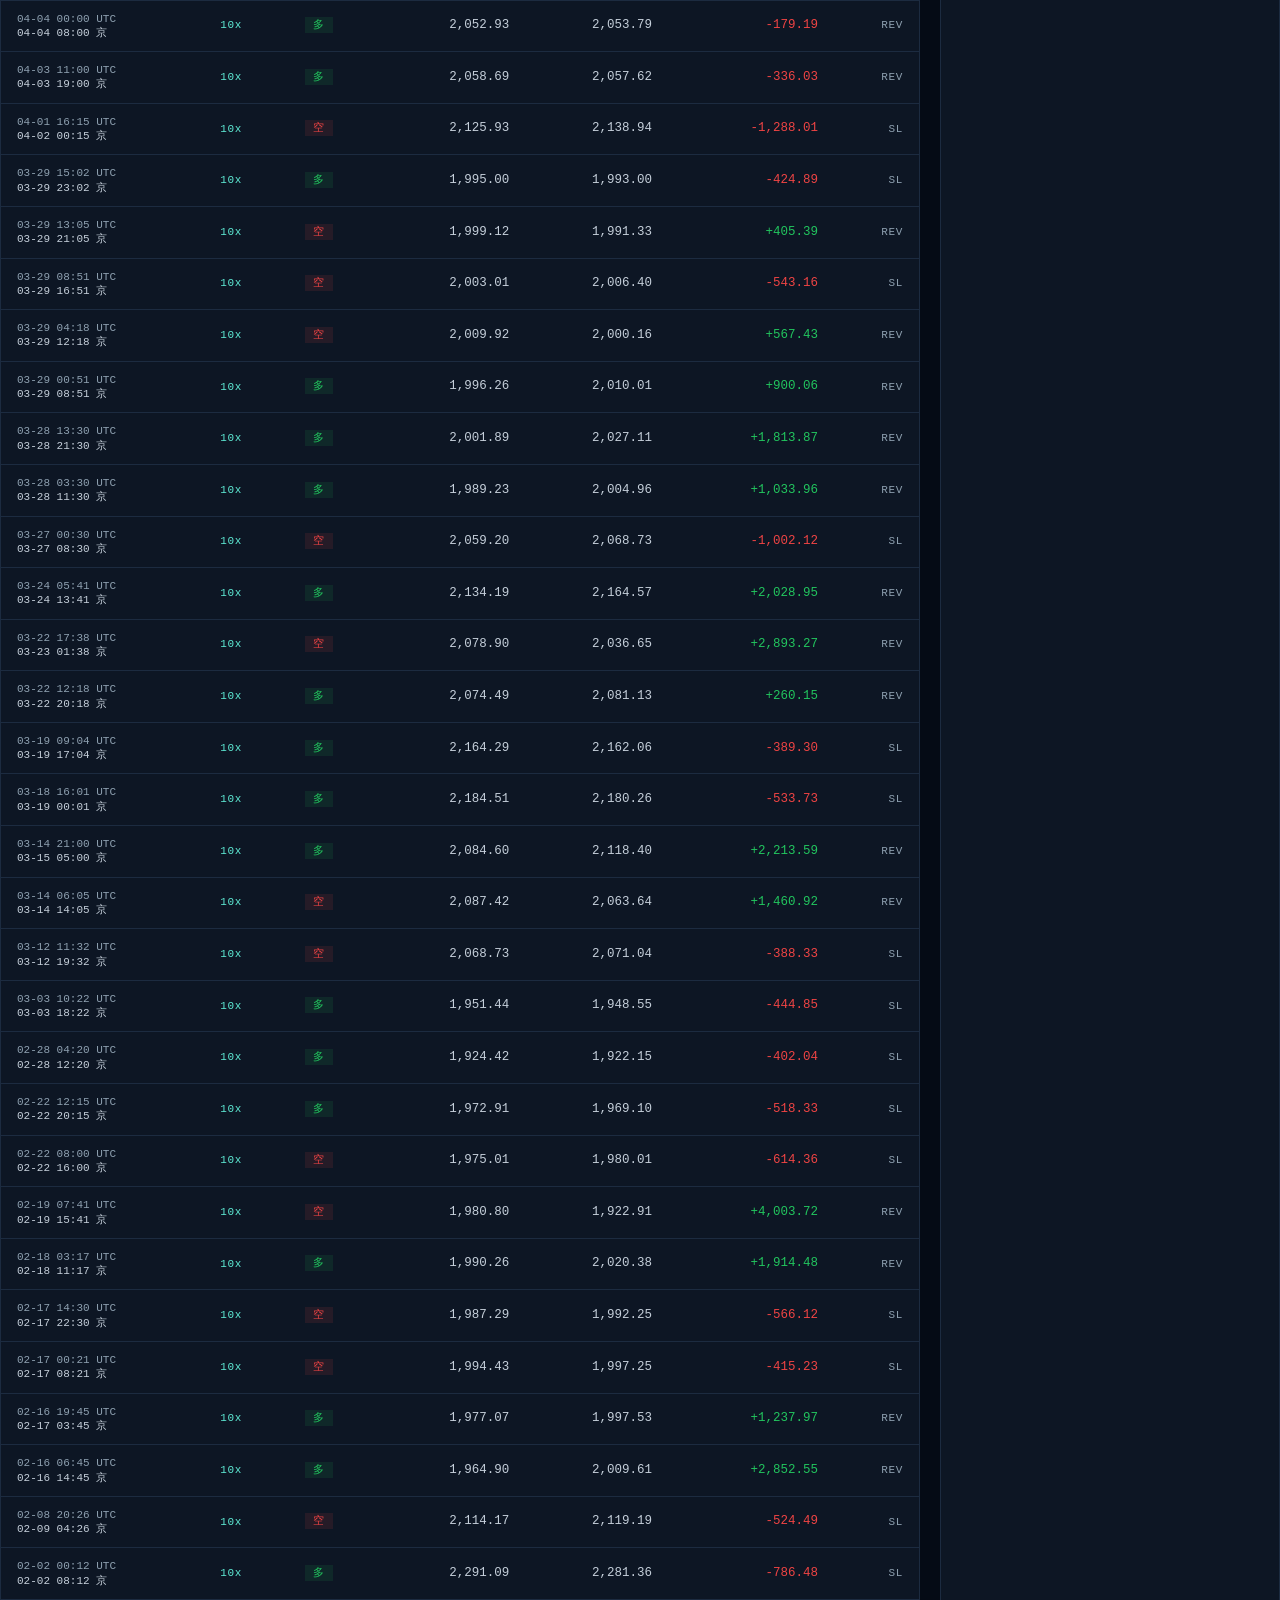
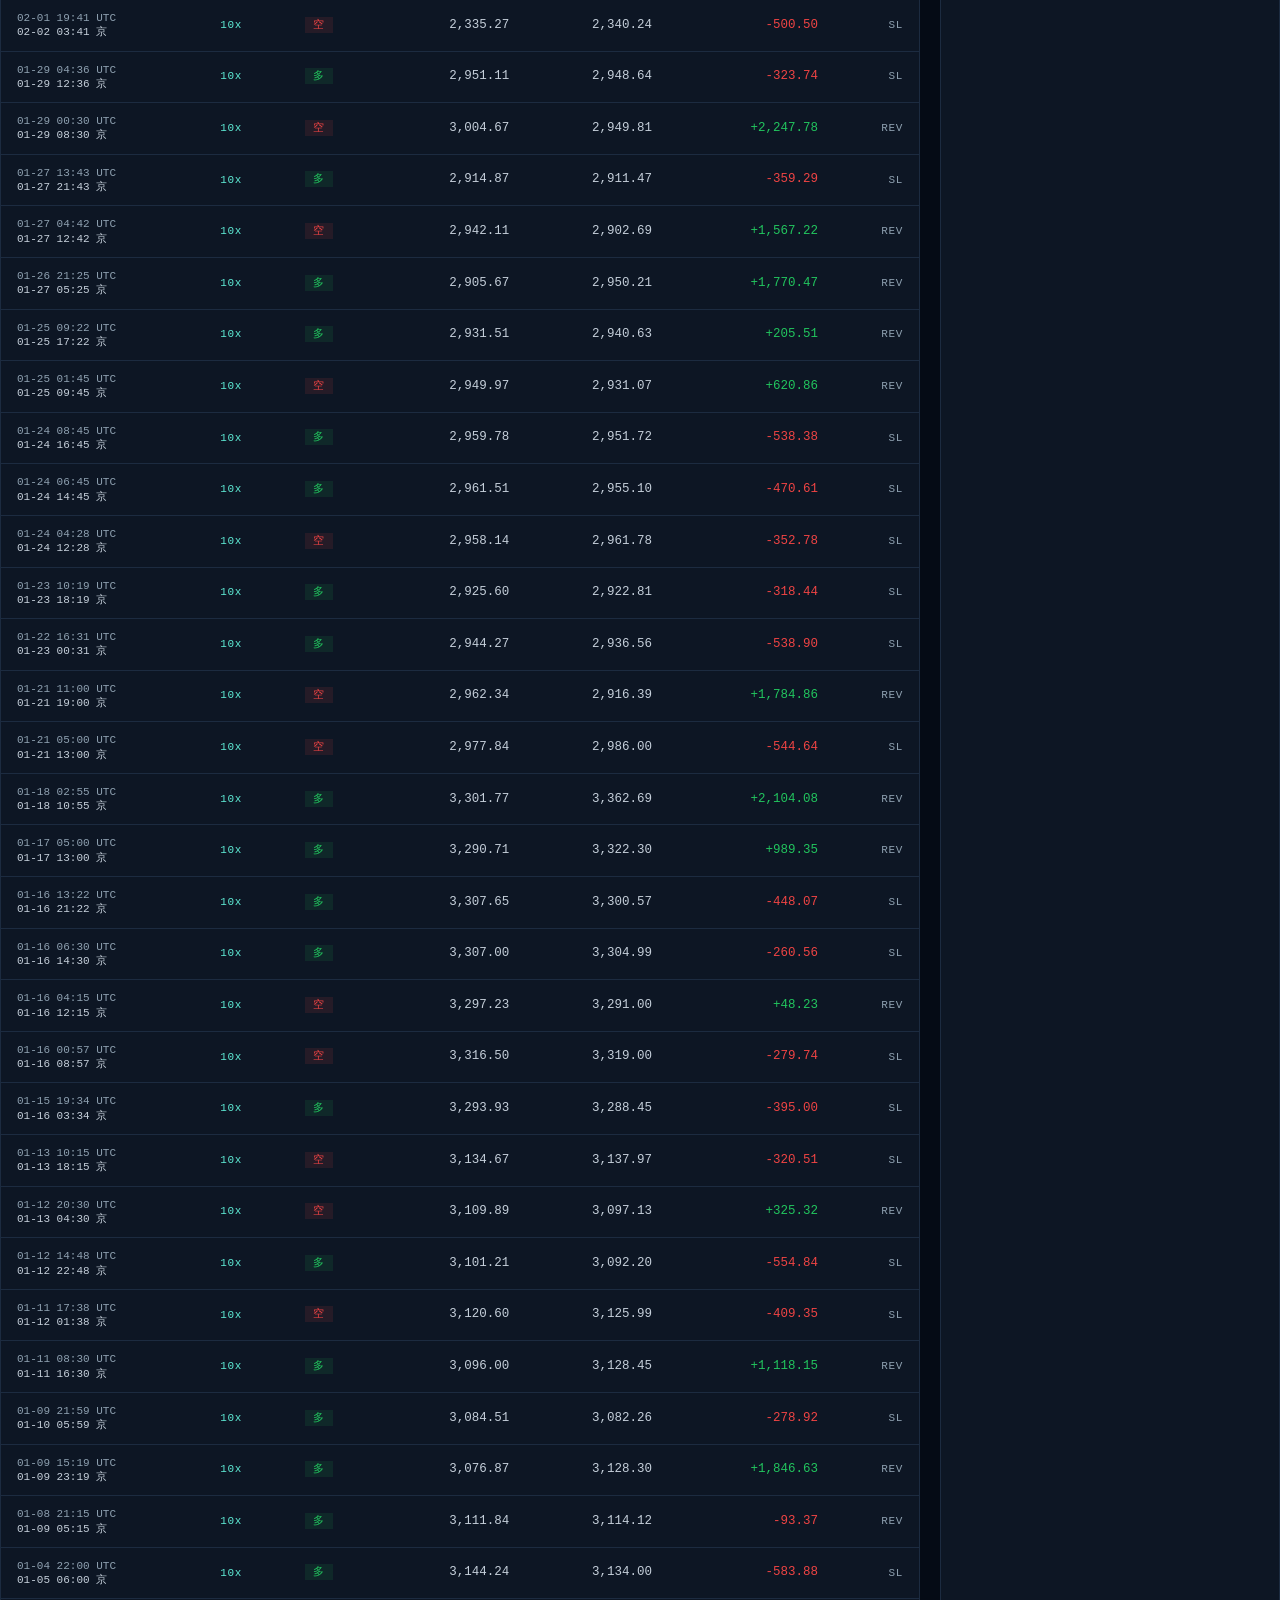
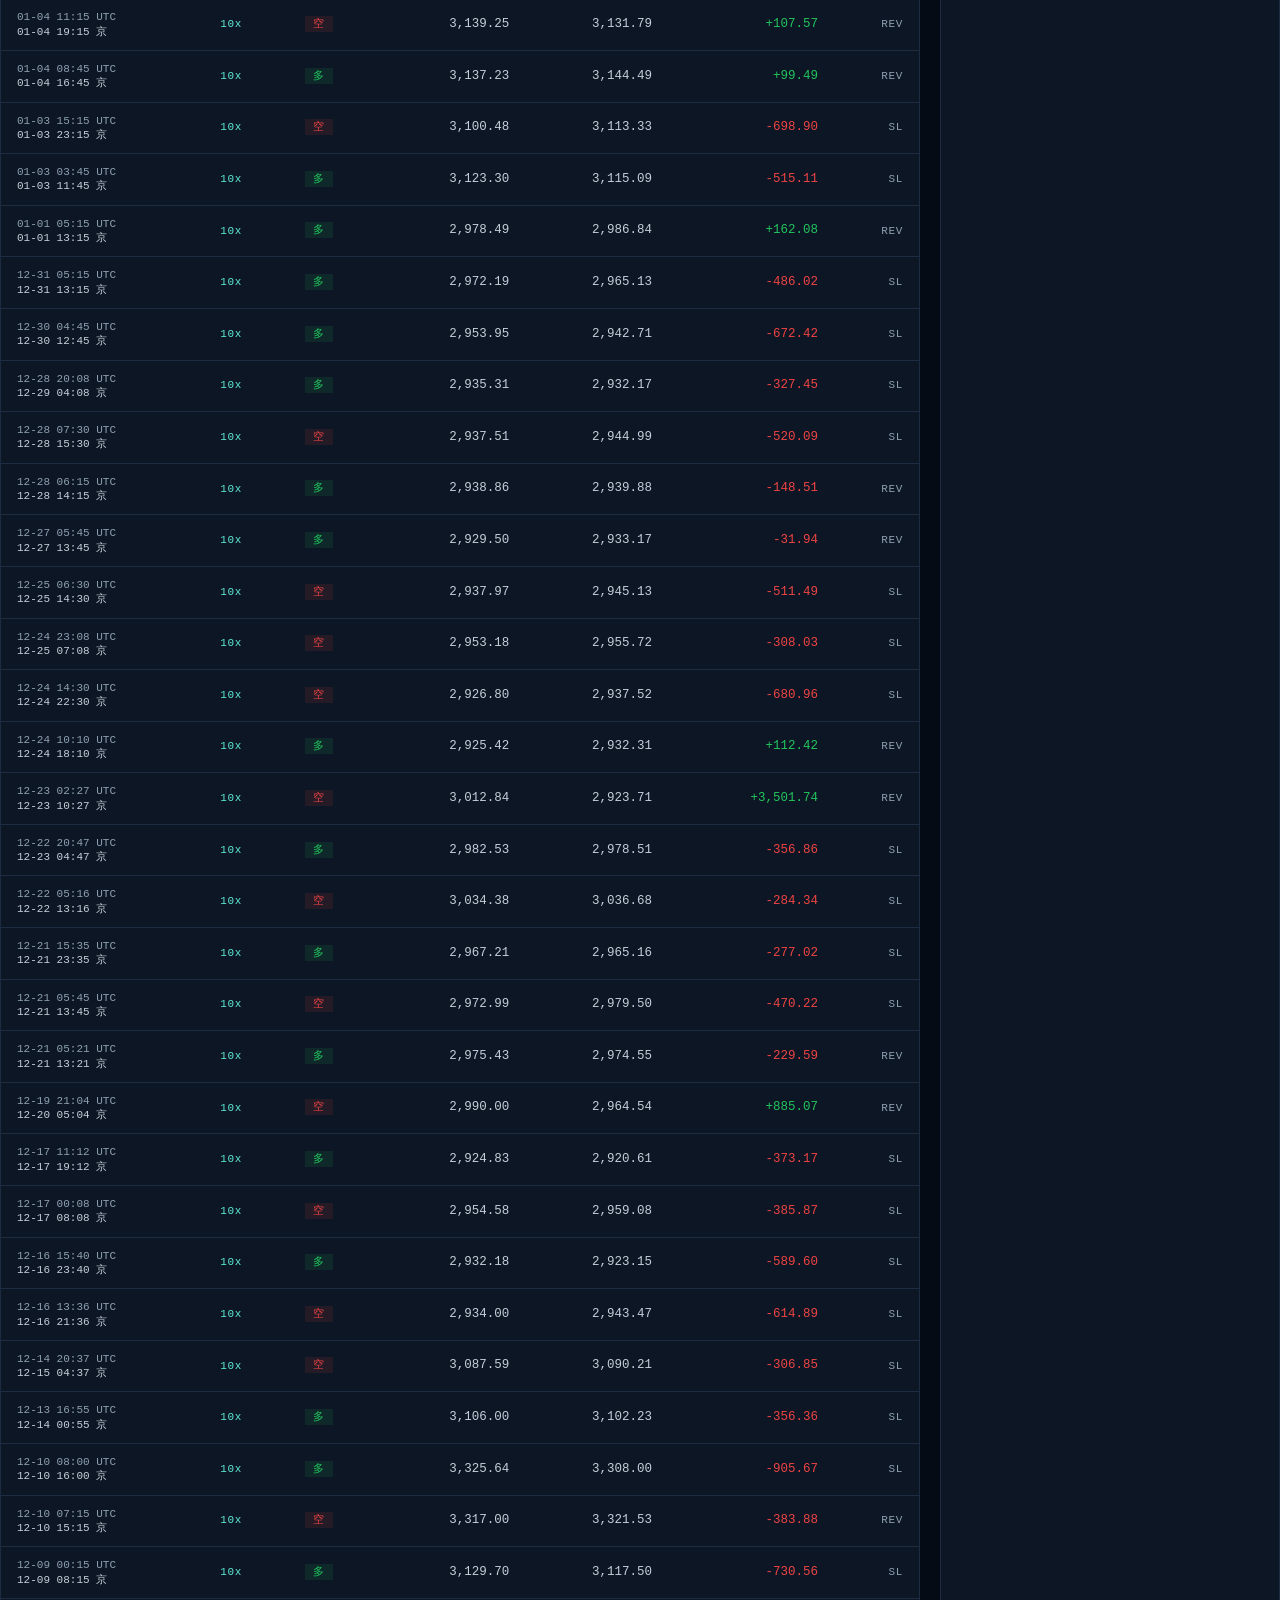
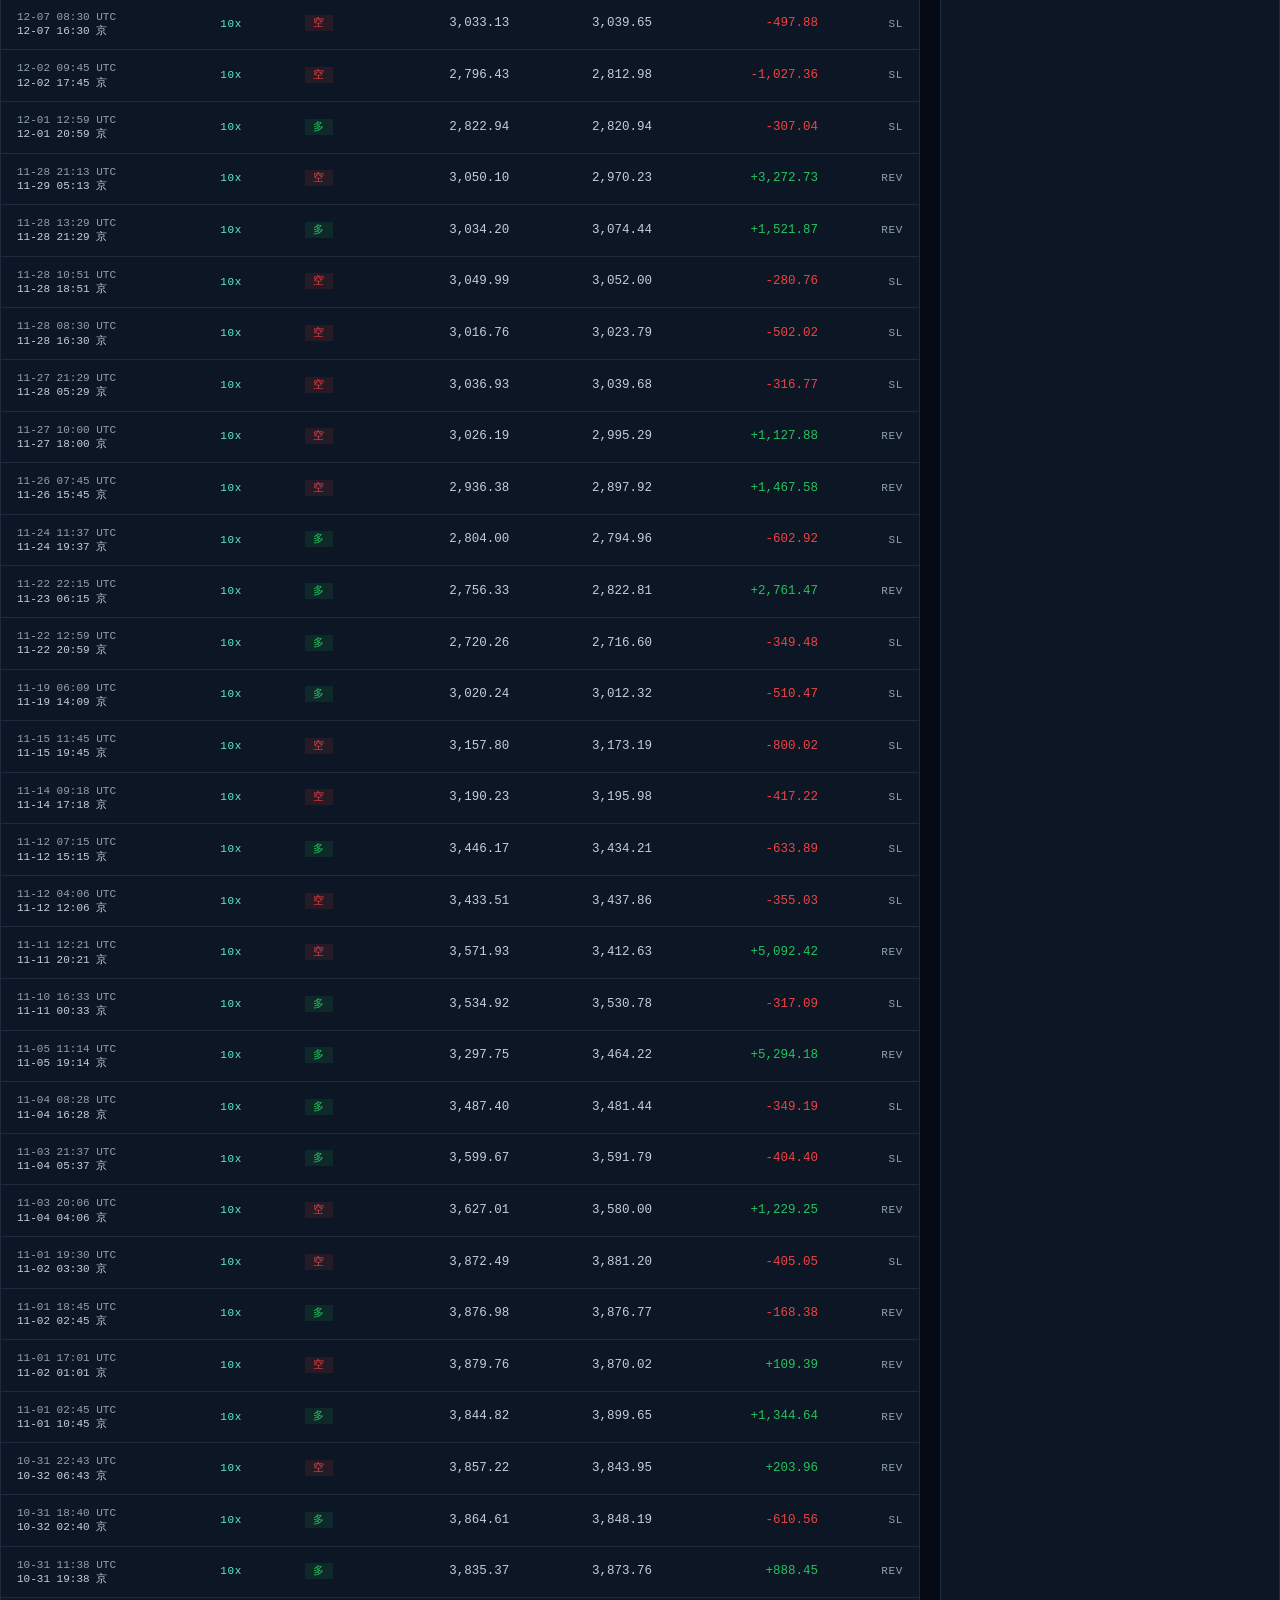
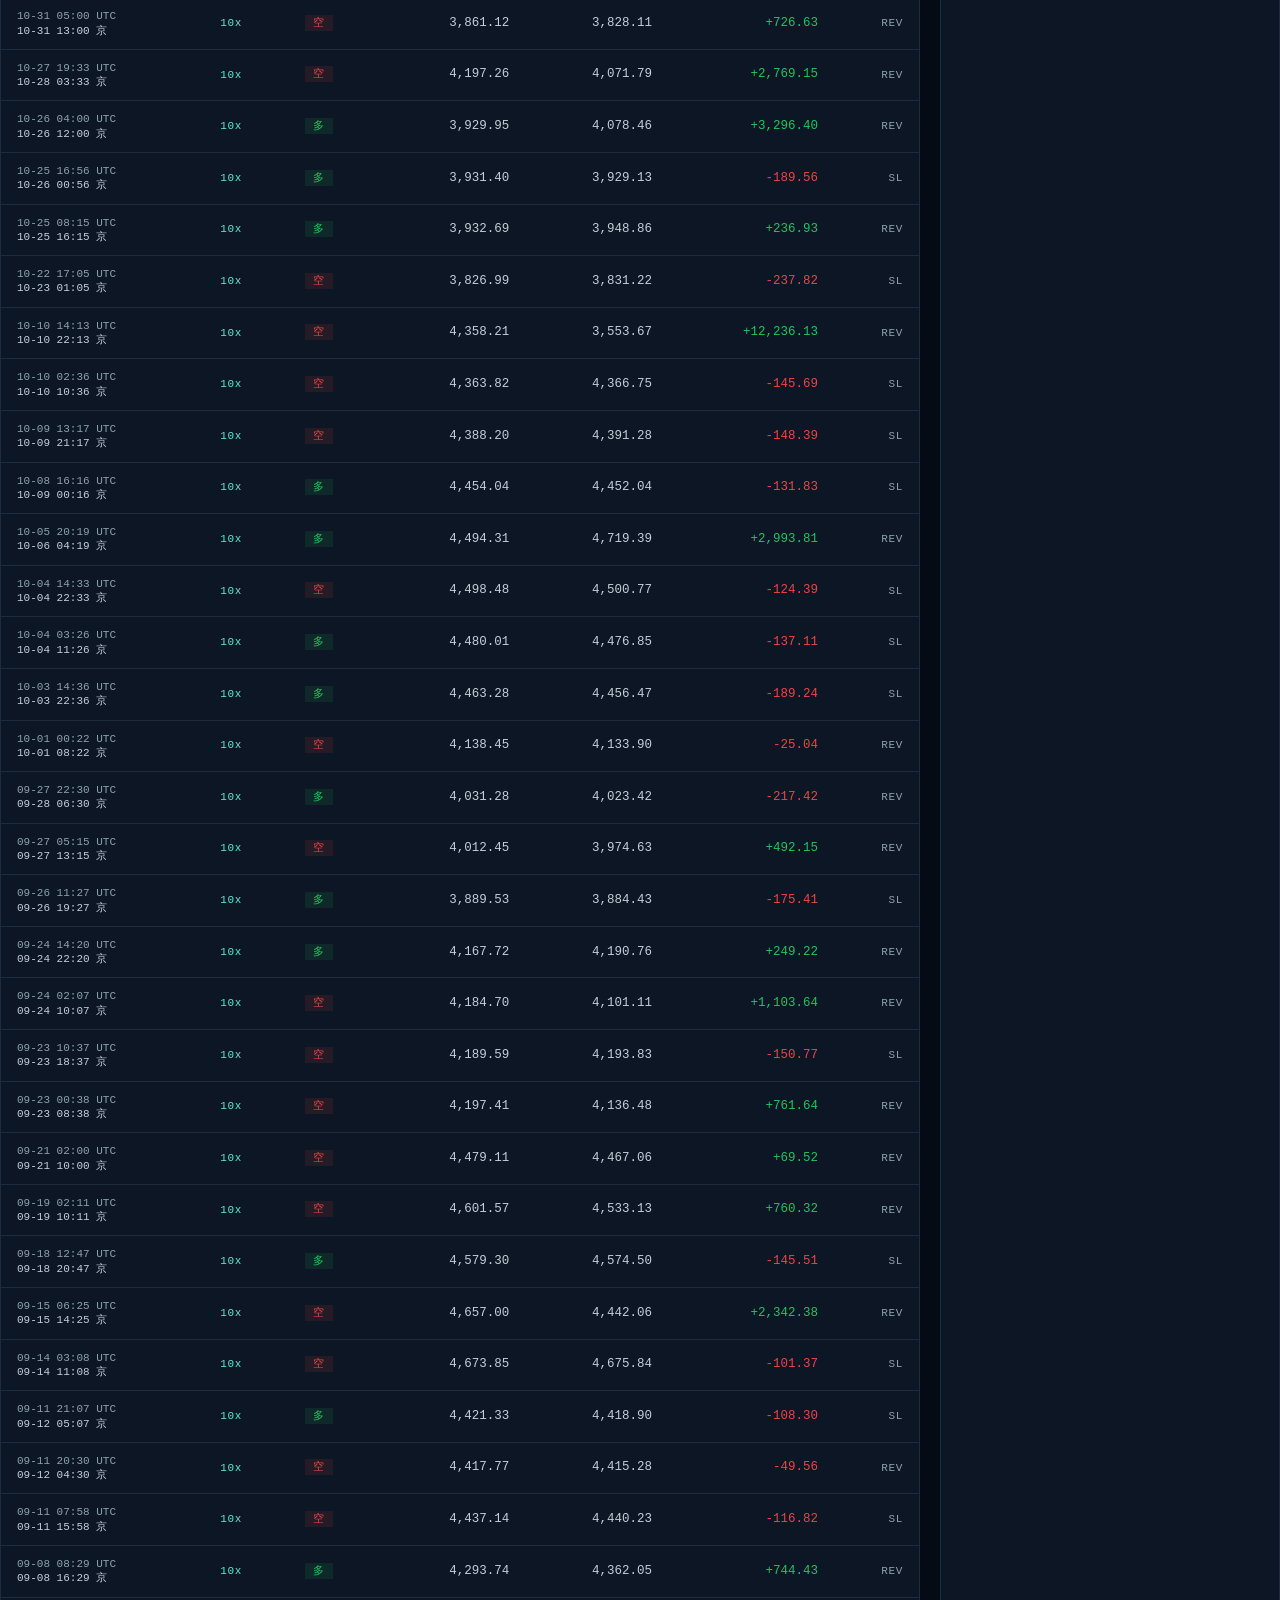
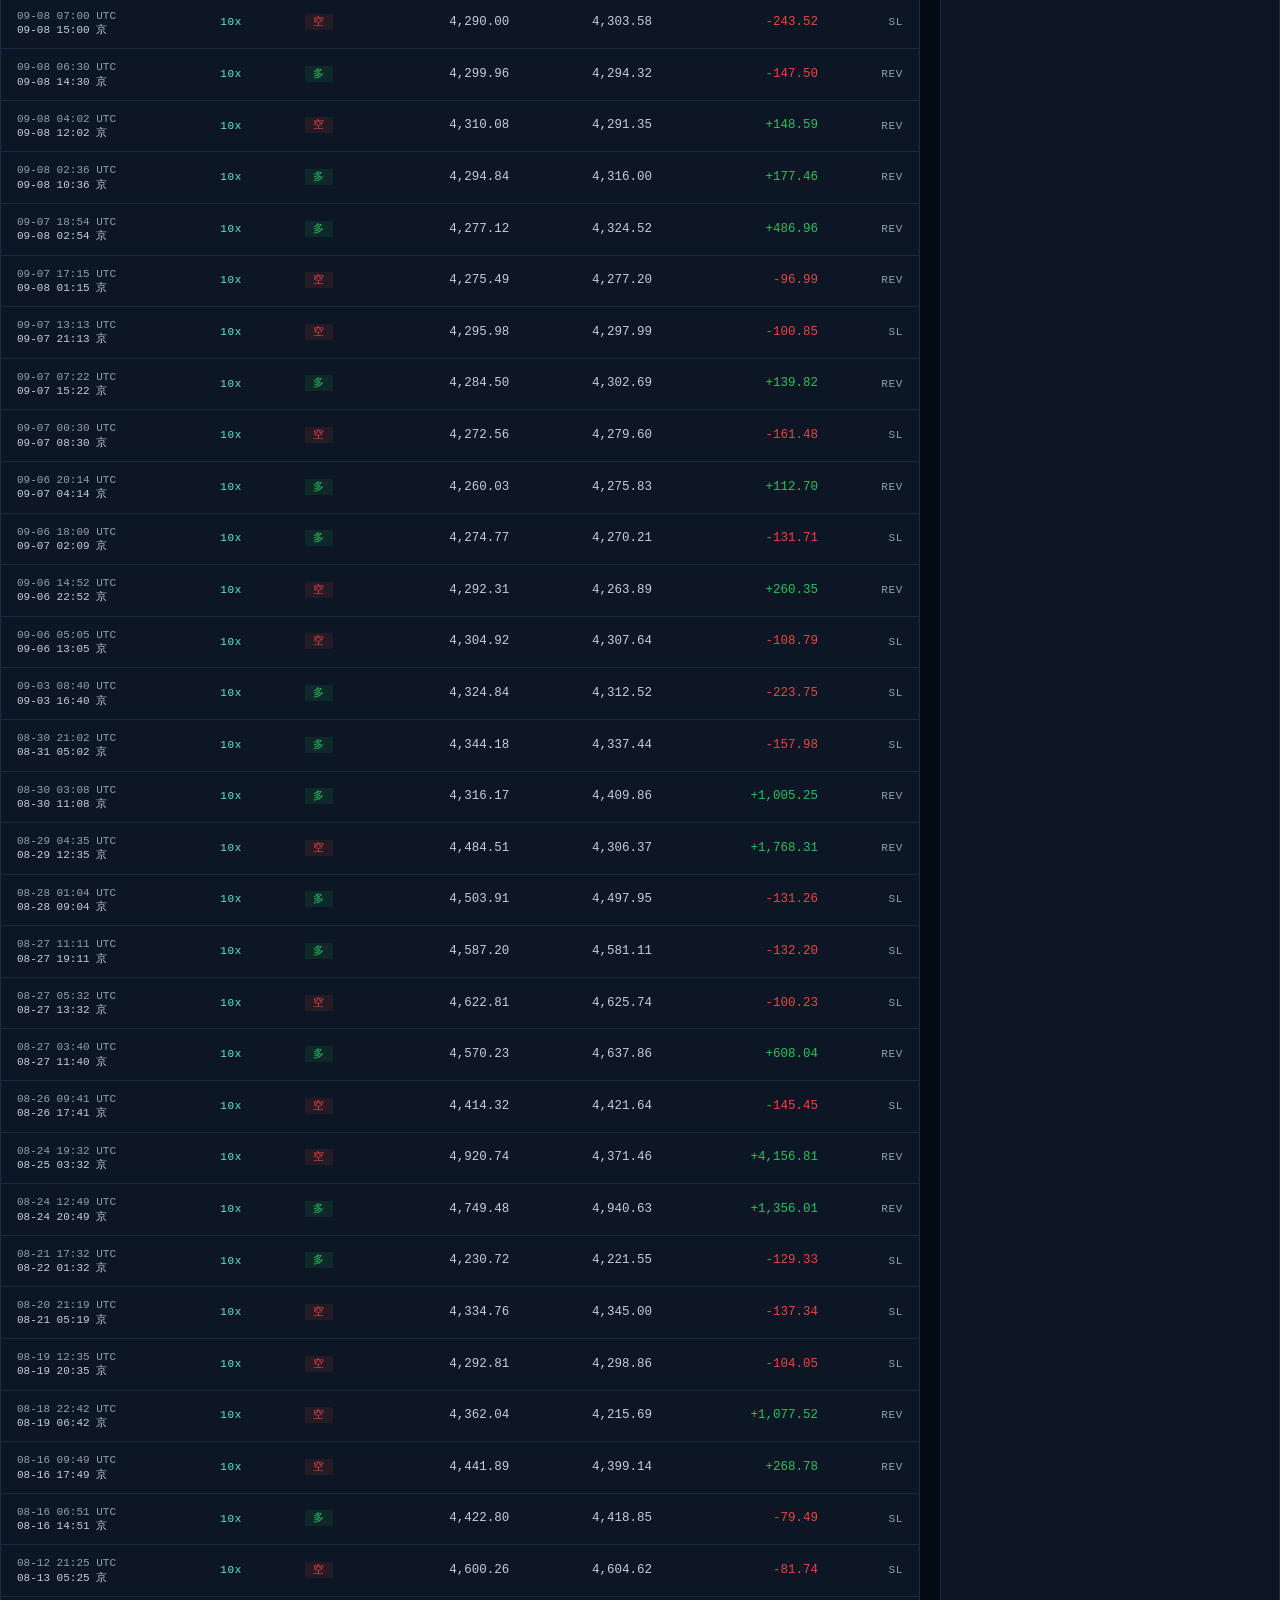
<file: trades.html>
<!doctype html>
<html lang="zh-CN">
<head>
<meta charset="utf-8">
<meta name="viewport" content="width=device-width,initial-scale=1,maximum-scale=1,user-scalable=no">
<title>量子 AI · 交易</title>
<link rel="stylesheet" href="shared.css">
<style>
/* Stats bar */
.stats-bar { display:grid; grid-template-columns: repeat(6, 1fr); gap:1px; background:var(--border); border:1px solid var(--border); margin-bottom:20px; }
/* Equity curve card (真实回测 · 替代旧 stats-bar) */
.eq-card { padding: 22px 26px 18px; margin-bottom: 20px; }
.eq-head { display:flex; justify-content:space-between; align-items:flex-start; margin-bottom:14px; gap:16px; }
.eq-head h2 { margin:0 0 4px; font-family:var(--font-mono); font-size:15px; font-weight:600; letter-spacing:0.03em; color: var(--text-warm); }
.eq-sub { font-family:var(--font-mono); font-size:11px; color: var(--text-dim); letter-spacing:0.06em; }
.eq-tag { padding:4px 10px; background:rgba(94,234,212,0.12); border:1px solid rgba(94,234,212,0.4); color: var(--tech); font-family:var(--font-mono); font-size:10.5px; letter-spacing:0.14em; white-space:nowrap; }
.eq-wrap { height: 260px; margin: 8px 0 10px; position:relative; }
.eq-xaxis { display:flex; justify-content:space-between; font-family:var(--font-mono); font-size:10.5px; color: var(--text-dim); letter-spacing:0.04em; padding: 0 4px 14px; border-bottom: 1px dashed var(--border); margin-bottom: 14px; flex-wrap: wrap; gap: 4px; }
.eq-kpi { display:grid; grid-template-columns: repeat(4, 1fr); gap: 20px; padding-top: 4px; }
.eq-kpi > div { display:flex; flex-direction:column; text-align:center; }
.eq-kpi .k { font-family:var(--font-mono); font-size:10px; letter-spacing:0.14em; text-transform:uppercase; color:var(--text-dim); margin-bottom:6px; }
.eq-kpi .v { font-family:var(--font-mono); font-variant-numeric:tabular-nums; font-size:22px; font-weight:600; letter-spacing:-0.01em; color: var(--text); }
.eq-kpi .v.up { color: var(--up); }
.eq-kpi .v.amber { color: var(--accent); }
@media (max-width: 720px) {
  .eq-head { flex-direction:column; }
  .eq-head h2 { font-size:13px; }
  .eq-wrap { height: 200px; }
  .eq-xaxis { font-size:9.5px; }
  .eq-kpi { grid-template-columns: repeat(2, 1fr); gap: 12px; }
  .eq-kpi .v { font-size:18px; }
}
.stat-item { background: var(--panel); padding: 18px 20px; }
.stat-item .k { font-family:var(--font-mono); font-size:10px; letter-spacing:0.14em; text-transform:uppercase; color:var(--text-dim); margin-bottom:8px; }
.stat-item .v { font-family:var(--font-mono); font-variant-numeric:tabular-nums; font-size:22px; font-weight:500; letter-spacing:-0.01em; }
.stat-item .v.up { color: var(--up); }
.stat-item .v.amber { color: var(--accent); }

.trades-layout { display:grid; grid-template-columns: 1fr 340px; gap:20px; margin-bottom:24px; }

/* Filter tabs */
.filter-row { display:flex; gap:6px; margin-bottom:16px; flex-wrap:wrap; }
.filter-tab { padding:7px 14px; font-family:var(--font-mono); font-size:11px; letter-spacing:0.1em; color:var(--text-muted); border:1px solid var(--border); background:var(--panel-2); cursor:pointer; text-transform:uppercase; }
.filter-tab:hover, .filter-tab.on { color:var(--tech); border-color:rgba(94,234,212,0.35); background:var(--tech-dim); }

/* Table */
.trades-card { padding:0; overflow:hidden; }
.trades-card .head { padding:22px 24px 14px; border-bottom:1px solid var(--border); display:flex; justify-content:space-between; align-items:baseline; }
.trades-card .head h2 { margin:0; font-size:12px; font-family:var(--font-mono); text-transform:uppercase; letter-spacing:0.18em; font-weight:600; }
.trades-card .head .stat { font-family:var(--font-mono); font-size:11px; color:var(--text-muted); letter-spacing:0.06em; }
table.trades { width:100%; border-collapse:collapse; font-family:var(--font-mono); font-variant-numeric:tabular-nums; font-size:12.5px; }
.trades th { text-align:left; padding:11px 16px; font-size:10px; letter-spacing:0.14em; color:var(--text-dim); font-weight:500; text-transform:uppercase; background:var(--panel-2); border-bottom:1px solid var(--border); }
.trades th.r { text-align:right; }
.trades td { padding:11px 16px; border-bottom:1px solid var(--border); color:var(--text); }
.trades td.r { text-align:right; }
.trades tr:last-child td { border-bottom:none; }
.trades .dir { padding:2px 8px; font-size:10.5px; letter-spacing:0.1em; }
.trades .dir.L { color:var(--up); background:rgba(34,197,94,0.10); }
.trades .dir.S { color:var(--down); background:rgba(239,68,68,0.10); }
.trades .pnl.pos { color:var(--up); }
.trades .pnl.neg { color:var(--down); }
.trades .reason { color:var(--text-muted); font-size:11px; letter-spacing:0.06em; }
.trades .strat { color:var(--tech); font-size:11px; letter-spacing:0.06em; }
.t-utc, .t-bj { display: block; font-size: 11px; line-height: 1.3; }
.t-utc { color: var(--text-muted); }
.t-bj { color: var(--text); font-weight: 500; }
.t-utc::after, .t-bj::after { content: ''; }

/* Card version for mobile */
.trades-mobile { display:none; padding: 12px; }
.trade-card { background:var(--panel-2); border:1px solid var(--border); padding:14px 16px; margin-bottom:8px; }
.trade-card:last-child { margin-bottom:0; }
.trade-card .r1 { display:flex; justify-content:space-between; align-items:center; margin-bottom:8px; }
.trade-card .r1 .time { font-family:var(--font-mono); font-size:11px; color:var(--text-muted); }
.trade-card .r2 { display:grid; grid-template-columns: 1fr 1fr 1fr; gap:8px; font-family:var(--font-mono); font-size:12px; }
.trade-card .r2 .k { color:var(--text-dim); font-size:9.5px; letter-spacing:0.1em; text-transform:uppercase; margin-bottom:3px; }
.trade-card .r2 .v { font-variant-numeric: tabular-nums; }
.trade-card .r2 .v.pos { color:var(--up); }
.trade-card .r2 .v.neg { color:var(--down); }

/* Ledger */
.ledger-card { padding:0; overflow:hidden; display:flex; flex-direction:column; }
.ledger-head { padding:22px 24px 14px; border-bottom:1px solid var(--border); display:flex; align-items:baseline; justify-content:space-between; }
.ledger-head h2 { margin:0; font-size:12px; font-family:var(--font-mono); text-transform:uppercase; letter-spacing:0.18em; font-weight:600; }
.ledger-head .stat { font-family:var(--font-mono); font-size:11px; color:var(--text-muted); letter-spacing:0.06em; }
.ledger-viewport { height:640px; overflow:hidden; position:relative; -webkit-mask-image:linear-gradient(180deg, transparent, black 6%, black 94%, transparent); mask-image:linear-gradient(180deg, transparent, black 6%, black 94%, transparent); }
.ledger-track { display:flex; flex-direction:column; animation: scroll-up 80s linear infinite; }
@keyframes scroll-up { 0% { transform: translateY(0); } 100% { transform: translateY(-50%); } }
.ledger-viewport:hover .ledger-track { animation-play-state: paused; }
.ledger-row { display:grid; grid-template-columns: auto 1fr auto; gap:14px; padding:13px 24px; align-items:center; border-bottom:1px dashed var(--border); font-family:var(--font-mono); font-size:12.5px; }
.ledger-row .addr { color:var(--text-muted); letter-spacing:0.02em; }
.ledger-row .addr .prefix { color:var(--text-dim); }
.ledger-row .amt { color:var(--text); font-weight:500; font-variant-numeric: tabular-nums; }
.ledger-row .amt::after { content:' USDT'; color:var(--text-dim); font-size:10px; letter-spacing:0.06em; margin-left:4px; }
.ledger-row .t { color:var(--text-dim); font-size:10.5px; letter-spacing:0.05em; }
.ledger-row .chip { display:inline-block; padding:1px 6px; background:var(--tech-dim); color:var(--tech); font-size:9.5px; letter-spacing:0.1em; margin-right:8px; text-transform:uppercase; }

@media (max-width: 960px) {
  .stats-bar { grid-template-columns: repeat(3, 1fr); }
  .stat-item .v { font-size: 18px; }
  .trades-layout { grid-template-columns: 1fr; }
  .ledger-viewport { height: 320px; }
}
@media (max-width: 600px) {
  .stats-bar { grid-template-columns: repeat(2, 1fr); }
  .stat-item { padding: 14px 16px; }
  .stat-item .v { font-size: 17px; }
  table.trades { display:none; }
  .trades-mobile { display:block; }
  .trades-card .head { padding: 18px 16px 12px; }
  .filter-tab { padding: 6px 12px; font-size: 10.5px; }
}
</style>
</head>
<body>

<div class="ambient"></div>
<div class="grid-overlay"></div>

<div class="page">

  <div class="top">
    <div class="brand">
      <div class="brand-mark">
        <svg viewBox="0 0 42 42" fill="none">
          <circle cx="21" cy="21" r="17" stroke="#f5b942" stroke-width="1.2"/>
          <circle cx="21" cy="21" r="10" stroke="#5eead4" stroke-width="0.9" opacity="0.7"/>
          <circle cx="21" cy="21" r="3" fill="#f5b942"/>
          <line x1="21" y1="4"  x2="21" y2="10" stroke="#5eead4" stroke-width="0.7"/>
          <line x1="21" y1="32" x2="21" y2="38" stroke="#5eead4" stroke-width="0.7"/>
          <line x1="4"  y1="21" x2="10" y2="21" stroke="#5eead4" stroke-width="0.7"/>
          <line x1="32" y1="21" x2="38" y2="21" stroke="#5eead4" stroke-width="0.7"/>
        </svg>
      </div>
      <div class="brand-text">
        <div class="name">量子 AI · QUANTUM</div>
        <div class="sub" data-i18n="brand.sub">AUTONOMOUS TRADING AGENT</div>
      </div>
    </div>
    <div class="top-nav">
      <a class="nav-item" href="index.html" data-i18n="nav.overview">概览</a>
      <a class="nav-item" href="kline.html" data-i18n="nav.kline">K 线</a>
      <a class="nav-item active" href="trades.html" data-i18n="nav.trades">交易</a>
      <a class="nav-item" href="deposit.html" data-i18n="nav.my">我的</a>
    </div>
    <div class="top-meta">
      <div class="lang-switcher"></div>
      <span class="eth-price" id="ethPrice"><span class="lbl">ETH</span><span id="ethPriceVal">$----</span><span class="arrow" id="ethArrow"></span></span>
      <span class="live-badge"><span class="dot"></span>LIVE</span>
      <span id="clock">--:--</span>
    </div>
  </div>

  <!-- EQUITY CURVE (7 月真实回测) -->
  <div class="card eq-card">
    <div class="eq-head">
      <div>
        <h2 data-i18n="tr.eqTitle">$10,000 复利回测 · $10,000 → $151,545 (15.15x)</h2>
        <span class="eq-sub" data-i18n="tr.eqSub">量子 AI 策略 · 10x 固定杠杆 · 20% 固定仓位 · 2025-07-08 至 2026-07-08 · 315 单 · 恒定资金满仓回测 · 无 lookahead</span>
      </div>
      <span class="eq-tag" data-i18n="tr.eqTag">真实回测</span>
    </div>
    <div class="eq-wrap">
      <svg viewBox="0 0 900 260" preserveAspectRatio="none" style="width:100%; height:100%; display:block;">
        <defs>
          <linearGradient id="eq-fill-tr" x1="0" x2="0" y1="0" y2="1">
            <stop offset="0%" stop-color="#f5b942" stop-opacity="0.35"/>
            <stop offset="100%" stop-color="#f5b942" stop-opacity="0"/>
          </linearGradient>
        </defs>
        <line x1="0" y1="52"  x2="900" y2="52"  stroke="#1c2b40" stroke-dasharray="2 5"/>
        <line x1="0" y1="104" x2="900" y2="104" stroke="#1c2b40" stroke-dasharray="2 5"/>
        <line x1="0" y1="156" x2="900" y2="156" stroke="#1c2b40" stroke-dasharray="2 5"/>
        <line x1="0" y1="208" x2="900" y2="208" stroke="#1c2b40" stroke-dasharray="2 5"/>
        <path d="M 0.0,255.0 L 64.3,229.2 L 128.6,174.4 L 192.9,157.7 L 257.1,113.5 L 321.4,89.6 L 385.7,99.0 L 450.0,90.3 L 514.3,83.5 L 578.6,73.0 L 642.9,71.5 L 707.1,53.8 L 771.4,31.5 L 835.7,23.1 L 900.0,23.1 L 900,260 L 0,260 Z" fill="url(#eq-fill-tr)"/>
        <path d="M 0.0,255.0 L 64.3,229.2 L 128.6,174.4 L 192.9,157.7 L 257.1,113.5 L 321.4,89.6 L 385.7,99.0 L 450.0,90.3 L 514.3,83.5 L 578.6,73.0 L 642.9,71.5 L 707.1,53.8 L 771.4,31.5 L 835.7,23.1 L 900.0,23.1" stroke="#f5b942" stroke-width="2" fill="none" stroke-linejoin="round"/>
        <g fill="#f5b942">
          <circle cx="0.0" cy="255.0" r="3.5"/>
          <circle cx="64.3" cy="229.2" r="3.5"/>
          <circle cx="128.6" cy="174.4" r="3.5"/>
          <circle cx="192.9" cy="157.7" r="3.5"/>
          <circle cx="257.1" cy="113.5" r="3.5"/>
          <circle cx="321.4" cy="89.6" r="3.5"/>
          <circle cx="385.7" cy="99.0" r="3.5"/>
          <circle cx="450.0" cy="90.3" r="3.5"/>
          <circle cx="514.3" cy="83.5" r="3.5"/>
          <circle cx="578.6" cy="73.0" r="3.5"/>
          <circle cx="642.9" cy="71.5" r="3.5"/>
          <circle cx="707.1" cy="53.8" r="3.5"/>
          <circle cx="771.4" cy="31.5" r="3.5"/>
          <circle cx="835.7" cy="23.1" r="3.5"/>
          <circle cx="900.0" cy="23.1" r="3.5"/>
        </g>
        <text x="831" y="15" text-anchor="end" fill="#f5b942" font-family="'JetBrains Mono',monospace" font-size="11" font-weight="600">$151,545</text>
      </svg>
    </div>
    <div class="eq-xaxis"><span>07/08 $10K</span>
      <span>07 $14K</span>
      <span>08 $26K</span>
      <span>09 $31K</span>
      <span>10 $53K</span>
      <span>11 $70K</span>
      <span>12 $62K</span>
      <span>01 $69K</span>
      <span>02 $75K</span>
      <span>03 $84K</span>
      <span>04 $86K</span>
      <span>05 $106K</span>
      <span>06 $137K</span>
      <span>07 $152K</span>
      <span>今 $152K</span></div>
    <!-- 关键指标条 · 4 大核心数字 -->
                                <div class="eq-kpi">
      <div><span class="k" data-i18n="tr.k.total">总交易</span><span class="v">315</span></div>
      <div><span class="k" data-i18n="tr.k.wr">胜率</span><span class="v up">42%</span></div>
      <div><span class="k" data-i18n="tr.k.pf">盈亏比</span><span class="v amber">2.58</span></div>
      <div><span class="k" data-i18n="tr.k.dd">最大回撤</span><span class="v" style="color:var(--down)">12.7%</span></div>
    </div>
  </div>
  </div>
  </div>
  </div>
  </div>
  </div>
  </div>
  </div>

  <!-- FILTER -->
  <div class="filter-row">
    <button class="filter-tab on" data-month="all" data-i18n="tr.all">全部</button>
    <button class="filter-tab" data-month="2025-07">25-07</button>
    <button class="filter-tab" data-month="2025-08">25-08</button>
    <button class="filter-tab" data-month="2025-09">25-09</button>
    <button class="filter-tab" data-month="2025-10">25-10</button>
    <button class="filter-tab" data-month="2025-11">25-11</button>
    <button class="filter-tab" data-month="2025-12">25-12</button>
    <button class="filter-tab" data-month="2026-01">26-01</button>
    <button class="filter-tab" data-month="2026-02">26-02</button>
    <button class="filter-tab" data-month="2026-03">26-03</button>
    <button class="filter-tab" data-month="2026-04">26-04</button>
    <button class="filter-tab" data-month="2026-05">26-05</button>
    <button class="filter-tab" data-month="2026-06">26-06</button>
    <button class="filter-tab" data-month="2026-07">26-07</button>
  </div>

  <div class="trades-layout">
    <!-- TRADES TABLE -->
    <div class="card trades-card">
      <div class="head">
        <h2 data-i18n="tr.detail">交易明细</h2>
        <span class="stat">显示 193 笔 · 全部 218</span>
      </div>
      <div style="overflow-x:auto">
      <table class="trades">
        <thead>
          <tr>
            <th data-i18n="tr.h.time">时间</th>
            <th data-i18n="tr.h.lev">杠杆</th>
            <th data-i18n="tr.h.dir">方向</th>
            <th class="r" data-i18n="tr.h.entry">入场</th>
            <th class="r" data-i18n="tr.h.exit">出场</th>
            <th class="r" data-i18n="tr.h.pnl">盈亏</th>
            <th class="r" data-i18n="tr.h.reason">类型</th>
          </tr>
        </thead>
        <tbody id="tradeBody"></tbody>
      </table>
      </div>
      <!-- Mobile card view -->
      <div class="trades-mobile" id="tradeMobile"></div>
    </div>

    <!-- LEDGER -->
    <div class="card ledger-card">
      <div class="ledger-head">
        <h2 data-i18n="tr.ledger">入金明细</h2>
        <span class="stat" data-i18n="tr.ledgerCount">共 67 笔 · $135,500 · 滚动</span>
      </div>
      <div class="ledger-viewport">
        <div class="ledger-track" id="ledgerTrack"></div>
      </div>
    </div>
  </div>

  <div class="footer">
    <span class="agent-sig" data-i18n="footer.sig">◇ 量子 AI · QUANTUM AGENT · v2.3</span>
    <span data-i18n="footer.sync">© 2026 · 数据每 60 秒同步</span>
  </div>

</div>

<nav class="mobile-nav">
  <div class="mobile-nav-inner">
    <a class="mnav-item" href="index.html"><svg viewBox="0 0 24 24" fill="none" stroke="currentColor" stroke-width="1.6"><path d="M4 10l8-6 8 6v10H4V10z"/><path d="M9 20v-6h6v6"/></svg><span data-i18n="nav.overview">概览</span></a>
    <a class="mnav-item" href="kline.html"><svg viewBox="0 0 24 24" fill="none" stroke="currentColor" stroke-width="1.6"><path d="M6 4v16M18 4v16"/><rect x="4" y="8" width="4" height="10"/><rect x="16" y="5" width="4" height="14"/></svg><span data-i18n="nav.kline">K 线</span></a>
    <a class="mnav-item active" href="trades.html"><svg viewBox="0 0 24 24" fill="none" stroke="currentColor" stroke-width="1.6"><path d="M3 12h4l3-8 4 16 3-8h4"/></svg><span data-i18n="nav.trades">交易</span></a>
    <a class="mnav-item" href="deposit.html"><svg viewBox="0 0 24 24" fill="none" stroke="currentColor" stroke-width="1.6"><path d="M12 5v14M5 12h14"/></svg><span data-i18n="nav.my">我的</span></a>
  </div>
</nav>

<script>
  function tick() {
    const d = new Date();
    document.getElementById('clock').textContent = d.getUTCFullYear() + '-' + String(d.getUTCMonth()+1).padStart(2,'0') + '-' + String(d.getUTCDate()).padStart(2,'0') + '  ' + String(d.getUTCHours()).padStart(2,'0') + ':' + String(d.getUTCMinutes()).padStart(2,'0') + ' UTC';
  }
  tick(); setInterval(tick, 30000);

  // 真实入金分布 · 池子 $135,500 · 67 笔
  // 11 × $500 = $5,500 · 50 × $1000 = $50,000 · 4 × $10,000 = $40,000 · 2 × $20,000 = $40,000
  const AMOUNTS = [];
  for(let i=0;i<11;i++) AMOUNTS.push(500);
  for(let i=0;i<50;i++) AMOUNTS.push(1000);
  for(let i=0;i<4;i++)  AMOUNTS.push(10000);
  for(let i=0;i<2;i++)  AMOUNTS.push(20000);
  // 随机打乱顺序
  for(let i=AMOUNTS.length-1;i>0;i--){
    const j=Math.floor(Math.random()*(i+1));
    [AMOUNTS[i],AMOUNTS[j]]=[AMOUNTS[j],AMOUNTS[i]];
  }
  function relTime(idx){
    // 分布在过去 60 天里
    if(idx<3) return `${idx*3+1}m 前`;
    if(idx<8) return `${(idx-2)*8}m 前`;
    if(idx<15) return `${idx-7}h 前`;
    if(idx<30) return `${(idx-14)*2}h 前`;
    if(idx<50) return `${idx-29}d 前`;
    return `${(idx-45)*2}d 前`;
  }
  function randHex(n){ const c='abcdef0123456789'; let s=''; for(let i=0;i<n;i++) s+=c[Math.floor(Math.random()*16)]; return s; }
  const track = document.getElementById('ledgerTrack');
  const rows=[];
  for(let i=0;i<AMOUNTS.length;i++){
    const amt = AMOUNTS[i];
    rows.push(`<div class="ledger-row"><span class="addr"><span class="prefix">0x</span>·····${randHex(4)}</span><span class="amt">${amt.toLocaleString()}</span><span class="t"><span class="chip">deposit</span>${relTime(i)}</span></div>`);
  }
  track.innerHTML = rows.join('') + rows.join('');

  // Filter tabs · 按月过滤交易表
  document.querySelectorAll('.filter-tab').forEach(t=>{
    t.addEventListener('click', ()=>{
      document.querySelectorAll('.filter-tab').forEach(x=>x.classList.remove('on'));
      t.classList.add('on');
      const month = t.dataset.month || 'all';
      let n = 0;
      document.querySelectorAll('table.trades tbody tr').forEach(r=>{
        const rMonth = r.dataset.month;
        const show = (month === 'all' || rMonth === month);
        r.style.display = show ? '' : 'none';
        if (show) n++;
      });
      const statEl = document.querySelector('.trades-card .head .stat');
      if (statEl) statEl.textContent = `显示 ${n} 笔 · 全部 218`;
    });
  });
</script>
<script src="i18n.js"></script>

<script>
  (function ethPriceLive() {
    let last = null;
    const sources = [
      { name:'HTX',       url:'https://api.htx.com/market/detail/merged?symbol=ethusdt', parse:d => parseFloat(d.tick.close) },
      { name:'GateIO',    url:'https://api.gateio.ws/api/v4/spot/tickers?currency_pair=ETH_USDT', parse:d => parseFloat(d[0].last) },
      { name:'OKX',       url:'https://www.okx.com/api/v5/market/ticker?instId=ETH-USDT', parse:d => parseFloat(d.data[0].last) },
      { name:'CoinGecko', url:'https://api.coingecko.com/api/v3/simple/price?ids=ethereum&vs_currencies=usd', parse:d => parseFloat(d.ethereum.usd) },
      { name:'Coinbase',  url:'https://api.coinbase.com/v2/prices/ETH-USD/spot', parse:d => parseFloat(d.data.amount) },
    ];
    async function tick() {
      const el = document.getElementById('ethPrice');
      const val = document.getElementById('ethPriceVal');
      const arrow = document.getElementById('ethArrow');
      if (!el || !val) return;
      let p = null;
      for (const s of sources) {
        try {
          const r = await fetch(s.url);
          if (!r.ok) continue;
          const j = await r.json();
          const parsed = s.parse(j);
          if (parsed && !isNaN(parsed) && parsed > 0) { p = parsed; break; }
        } catch(e) {}
      }
      if (p === null) { val.textContent = '$--'; return; }
      val.textContent = '$' + p.toLocaleString(undefined,{minimumFractionDigits:2,maximumFractionDigits:2});
      if (last !== null) {
        const d = p - last;
        if (Math.abs(d) >= 0.01) {
          el.classList.remove('flash-up','flash-down','up','down');
          void el.offsetWidth;
          if (d > 0) { el.classList.add('up','flash-up'); arrow.textContent = '▲'; }
          else       { el.classList.add('down','flash-down'); arrow.textContent = '▼'; }
        }
      } else {
        el.classList.add('up'); arrow.textContent = '▲';
      }
      last = p;
    }
    tick();
    setInterval(tick, 10000);
  })();
</script>


<script>
window.TRADES_DATA = {"strategy":"量子 AI · V2 · 10x 固定杠杆 · 20% 固定仓位","range":["2025-07-08","2026-07-08"],"init_equity":10000.0,"final_equity":151545.04,"total_trades":315,"wins":133,"total_pnl":141545.04,"pf":2.58,"wr_pct":42.2,"max_win":12236.13,"max_loss":-3364.02,"mdd_pct":12.7,"mult":15.15,"trades":[{"open":"2025-07-08 02:30","close":"2025-07-08 13:45","dir":"L","entry":2535.9,"exit":2596.51,"sl":2520.07,"qty":7.8867,"lev":10,"pnl":447.78,"eq_after":10447.78,"reason":"REV"},{"open":"2025-07-08 16:03","close":"2025-07-08 16:07","dir":"L","entry":2565.51,"exit":2563.09,"sl":2563.09,"qty":8.1448,"lev":10,"pnl":-51.04,"eq_after":10396.73,"reason":"SL"},{"open":"2025-07-09 10:45","close":"2025-07-10 11:30","dir":"L","entry":2618.69,"exit":2777.51,"sl":2603.0,"qty":7.9404,"lev":10,"pnl":1229.27,"eq_after":11626.01,"reason":"REV"},{"open":"2025-07-10 11:45","close":"2025-07-10 13:22","dir":"S","entry":2775.09,"exit":2785.79,"sl":2785.79,"qty":8.3788,"lev":10,"pnl":-124.58,"eq_after":11501.43,"reason":"SL"},{"open":"2025-07-11 16:32","close":"2025-07-11 16:36","dir":"L","entry":2964.81,"exit":2960.21,"sl":2960.21,"qty":7.7586,"lev":10,"pnl":-70.18,"eq_after":11431.26,"reason":"SL"},{"open":"2025-07-12 10:57","close":"2025-07-12 11:39","dir":"S","entry":2973.73,"exit":2976.24,"sl":2976.24,"qty":7.6882,"lev":10,"pnl":-53.6,"eq_after":11377.65,"reason":"SL"},{"open":"2025-07-15 00:39","close":"2025-07-15 04:00","dir":"S","entry":3007.79,"exit":2949.54,"sl":3009.79,"qty":7.5655,"lev":10,"pnl":406.78,"eq_after":11784.43,"reason":"REV"},{"open":"2025-07-17 20:37","close":"2025-07-18 05:45","dir":"L","entry":3405.65,"exit":3649.74,"sl":3398.1,"qty":6.9205,"lev":10,"pnl":1653.03,"eq_after":13437.46,"reason":"REV"},{"open":"2025-07-19 15:13","close":"2025-07-19 15:14","dir":"L","entry":3545.26,"exit":3543.14,"sl":3543.14,"qty":7.5805,"lev":10,"pnl":-56.38,"eq_after":13381.09,"reason":"SL"},{"open":"2025-07-21 07:18","close":"2025-07-21 07:28","dir":"S","entry":3792.59,"exit":3796.5,"sl":3796.5,"qty":7.0564,"lev":10,"pnl":-67.75,"eq_after":13313.34,"reason":"SL"},{"open":"2025-07-22 02:33","close":"2025-07-22 02:34","dir":"S","entry":3778.69,"exit":3782.67,"sl":3782.67,"qty":7.0465,"lev":10,"pnl":-68.0,"eq_after":13245.34,"reason":"SL"},{"open":"2025-07-24 20:00","close":"2025-07-24 20:07","dir":"S","entry":3730.8,"exit":3736.08,"sl":3736.08,"qty":7.1005,"lev":10,"pnl":-77.25,"eq_after":13168.09,"reason":"SL"},{"open":"2025-07-26 14:00","close":"2025-07-26 18:42","dir":"S","entry":3742.66,"exit":3755.0,"sl":3755.0,"qty":7.0368,"lev":10,"pnl":-126.38,"eq_after":13041.71,"reason":"SL"},{"open":"2025-07-26 20:15","close":"2025-07-26 21:59","dir":"S","entry":3740.07,"exit":3758.38,"sl":3758.38,"qty":6.974,"lev":10,"pnl":-166.88,"eq_after":12874.83,"reason":"SL"},{"open":"2025-07-29 03:01","close":"2025-07-29 08:45","dir":"L","entry":3763.44,"exit":3877.01,"sl":3755.45,"qty":6.8421,"lev":10,"pnl":738.04,"eq_after":13612.87,"reason":"REV"},{"open":"2025-07-30 18:39","close":"2025-07-30 23:31","dir":"S","entry":3797.85,"exit":3803.6,"sl":3803.6,"qty":7.1687,"lev":10,"pnl":-82.08,"eq_after":13530.79,"reason":"SL"},{"open":"2025-08-01 14:59","close":"2025-08-01 23:00","dir":"S","entry":3630.98,"exit":3458.0,"sl":3635.0,"qty":7.453,"lev":10,"pnl":1249.27,"eq_after":14780.05,"reason":"REV"},{"open":"2025-08-03 19:51","close":"2025-08-03 21:17","dir":"S","entry":3493.76,"exit":3499.34,"sl":3499.34,"qty":8.4608,"lev":10,"pnl":-91.58,"eq_after":14688.48,"reason":"SL"},{"open":"2025-08-06 13:29","close":"2025-08-06 13:30","dir":"L","entry":3589.99,"exit":3585.32,"sl":3585.32,"qty":8.183,"lev":10,"pnl":-82.26,"eq_after":14606.22,"reason":"SL"},{"open":"2025-08-12 08:02","close":"2025-08-12 08:41","dir":"S","entry":4307.61,"exit":4313.45,"sl":4313.45,"qty":6.7816,"lev":10,"pnl":-83.44,"eq_after":14522.78,"reason":"SL"},{"open":"2025-08-12 11:50","close":"2025-08-12 21:15","dir":"L","entry":4281.05,"exit":4607.53,"sl":4275.96,"qty":6.7847,"lev":10,"pnl":2170.39,"eq_after":16693.16,"reason":"REV"},{"open":"2025-08-12 21:25","close":"2025-08-12 21:26","dir":"S","entry":4600.26,"exit":4604.62,"sl":4604.62,"qty":7.2575,"lev":10,"pnl":-81.74,"eq_after":16611.42,"reason":"SL"},{"open":"2025-08-16 06:51","close":"2025-08-16 06:52","dir":"L","entry":4422.8,"exit":4418.85,"sl":4418.85,"qty":7.5117,"lev":10,"pnl":-79.49,"eq_after":16531.93,"reason":"SL"},{"open":"2025-08-16 09:49","close":"2025-08-16 12:30","dir":"S","entry":4441.89,"exit":4399.14,"sl":4445.42,"qty":7.4436,"lev":10,"pnl":268.78,"eq_after":16800.71,"reason":"REV"},{"open":"2025-08-18 22:42","close":"2025-08-19 04:15","dir":"S","entry":4362.04,"exit":4215.69,"sl":4365.68,"qty":7.7031,"lev":10,"pnl":1077.52,"eq_after":17878.23,"reason":"REV"},{"open":"2025-08-19 12:35","close":"2025-08-19 12:37","dir":"S","entry":4292.81,"exit":4298.86,"sl":4298.86,"qty":8.3294,"lev":10,"pnl":-104.05,"eq_after":17774.18,"reason":"SL"},{"open":"2025-08-20 21:19","close":"2025-08-20 21:40","dir":"S","entry":4334.76,"exit":4345.0,"sl":4345.0,"qty":8.2008,"lev":10,"pnl":-137.34,"eq_after":17636.84,"reason":"SL"},{"open":"2025-08-21 17:32","close":"2025-08-21 19:36","dir":"L","entry":4230.72,"exit":4221.55,"sl":4221.55,"qty":8.3375,"lev":10,"pnl":-129.33,"eq_after":17507.51,"reason":"SL"},{"open":"2025-08-24 12:49","close":"2025-08-24 19:00","dir":"L","entry":4749.48,"exit":4940.63,"sl":4743.62,"qty":7.3724,"lev":10,"pnl":1356.01,"eq_after":18863.51,"reason":"REV"},{"open":"2025-08-24 19:32","close":"2025-08-25 21:45","dir":"S","entry":4920.74,"exit":4371.46,"sl":4932.25,"qty":7.6669,"lev":10,"pnl":4156.81,"eq_after":23020.33,"reason":"REV"},{"open":"2025-08-26 09:41","close":"2025-08-26 10:00","dir":"S","entry":4414.32,"exit":4421.64,"sl":4421.64,"qty":10.4298,"lev":10,"pnl":-145.45,"eq_after":22874.88,"reason":"SL"},{"open":"2025-08-27 03:40","close":"2025-08-27 05:15","dir":"L","entry":4570.23,"exit":4637.86,"sl":4565.17,"qty":10.0104,"lev":10,"pnl":608.04,"eq_after":23482.92,"reason":"REV"},{"open":"2025-08-27 05:32","close":"2025-08-27 05:35","dir":"S","entry":4622.81,"exit":4625.74,"sl":4625.74,"qty":10.1596,"lev":10,"pnl":-100.23,"eq_after":23382.69,"reason":"SL"},{"open":"2025-08-27 11:11","close":"2025-08-27 12:31","dir":"L","entry":4587.2,"exit":4581.11,"sl":4581.11,"qty":10.1948,"lev":10,"pnl":-132.2,"eq_after":23250.49,"reason":"SL"},{"open":"2025-08-28 01:04","close":"2025-08-28 01:06","dir":"L","entry":4503.91,"exit":4497.95,"sl":4497.95,"qty":10.3246,"lev":10,"pnl":-131.26,"eq_after":23119.23,"reason":"SL"},{"open":"2025-08-29 04:35","close":"2025-08-30 02:45","dir":"S","entry":4484.51,"exit":4306.37,"sl":4490.35,"qty":10.3107,"lev":10,"pnl":1768.31,"eq_after":24887.54,"reason":"REV"},{"open":"2025-08-30 03:08","close":"2025-08-30 07:45","dir":"L","entry":4316.17,"exit":4409.86,"sl":4312.05,"qty":11.5322,"lev":10,"pnl":1005.25,"eq_after":25892.79,"reason":"REV"},{"open":"2025-08-30 21:02","close":"2025-08-30 21:38","dir":"L","entry":4344.18,"exit":4337.44,"sl":4337.44,"qty":11.9207,"lev":10,"pnl":-157.98,"eq_after":25734.81,"reason":"SL"},{"open":"2025-09-03 08:40","close":"2025-09-03 08:54","dir":"L","entry":4324.84,"exit":4312.52,"sl":4312.52,"qty":11.9009,"lev":10,"pnl":-223.75,"eq_after":25511.06,"reason":"SL"},{"open":"2025-09-06 05:05","close":"2025-09-06 05:07","dir":"S","entry":4304.92,"exit":4307.64,"sl":4307.64,"qty":11.852,"lev":10,"pnl":-108.79,"eq_after":25402.27,"reason":"SL"},{"open":"2025-09-06 14:52","close":"2025-09-06 16:15","dir":"S","entry":4292.31,"exit":4263.89,"sl":4296.26,"qty":11.8362,"lev":10,"pnl":260.35,"eq_after":25662.62,"reason":"REV"},{"open":"2025-09-06 18:09","close":"2025-09-06 18:32","dir":"L","entry":4274.77,"exit":4270.21,"sl":4270.21,"qty":12.0065,"lev":10,"pnl":-131.71,"eq_after":25530.91,"reason":"SL"},{"open":"2025-09-06 20:14","close":"2025-09-07 00:15","dir":"L","entry":4260.03,"exit":4275.83,"sl":4257.27,"qty":11.9863,"lev":10,"pnl":112.7,"eq_after":25643.6,"reason":"REV"},{"open":"2025-09-07 00:30","close":"2025-09-07 00:41","dir":"S","entry":4272.56,"exit":4279.6,"sl":4279.6,"qty":12.0039,"lev":10,"pnl":-161.48,"eq_after":25482.12,"reason":"SL"},{"open":"2025-09-07 07:22","close":"2025-09-07 11:45","dir":"L","entry":4284.5,"exit":4302.69,"sl":4281.57,"qty":11.895,"lev":10,"pnl":139.82,"eq_after":25621.94,"reason":"REV"},{"open":"2025-09-07 13:13","close":"2025-09-07 13:32","dir":"S","entry":4295.98,"exit":4297.99,"sl":4297.99,"qty":11.9283,"lev":10,"pnl":-100.85,"eq_after":25521.08,"reason":"SL"},{"open":"2025-09-07 17:15","close":"2025-09-07 18:30","dir":"S","entry":4275.49,"exit":4277.2,"sl":4293.97,"qty":11.9383,"lev":10,"pnl":-96.99,"eq_after":25424.1,"reason":"REV"},{"open":"2025-09-07 18:54","close":"2025-09-07 23:30","dir":"L","entry":4277.12,"exit":4324.52,"sl":4272.23,"qty":11.8884,"lev":10,"pnl":486.96,"eq_after":25911.05,"reason":"REV"},{"open":"2025-09-08 02:36","close":"2025-09-08 03:45","dir":"L","entry":4294.84,"exit":4316.0,"sl":4290.15,"qty":12.0661,"lev":10,"pnl":177.46,"eq_after":26088.51,"reason":"REV"},{"open":"2025-09-08 04:02","close":"2025-09-08 06:15","dir":"S","entry":4310.08,"exit":4291.35,"sl":4314.11,"qty":12.1058,"lev":10,"pnl":148.59,"eq_after":26237.1,"reason":"REV"},{"open":"2025-09-08 06:30","close":"2025-09-08 06:45","dir":"L","entry":4299.96,"exit":4294.32,"sl":4285.0,"qty":12.2034,"lev":10,"pnl":-147.5,"eq_after":26089.6,"reason":"REV"},{"open":"2025-09-08 07:00","close":"2025-09-08 07:25","dir":"S","entry":4290.0,"exit":4303.58,"sl":4303.58,"qty":12.163,"lev":10,"pnl":-243.52,"eq_after":25846.07,"reason":"SL"},{"open":"2025-09-08 08:29","close":"2025-09-08 15:45","dir":"L","entry":4293.74,"exit":4362.05,"sl":4285.43,"qty":12.039,"lev":10,"pnl":744.43,"eq_after":26590.5,"reason":"REV"},{"open":"2025-09-11 07:58","close":"2025-09-11 07:59","dir":"S","entry":4437.14,"exit":4440.23,"sl":4440.23,"qty":11.9854,"lev":10,"pnl":-116.82,"eq_after":26473.68,"reason":"SL"},{"open":"2025-09-11 20:30","close":"2025-09-11 20:45","dir":"S","entry":4417.77,"exit":4415.28,"sl":4431.0,"qty":11.9851,"lev":10,"pnl":-49.56,"eq_after":26424.12,"reason":"REV"},{"open":"2025-09-11 21:07","close":"2025-09-11 21:14","dir":"L","entry":4421.33,"exit":4418.9,"sl":4418.9,"qty":11.953,"lev":10,"pnl":-108.3,"eq_after":26315.81,"reason":"SL"},{"open":"2025-09-14 03:08","close":"2025-09-14 03:09","dir":"S","entry":4673.85,"exit":4675.84,"sl":4675.84,"qty":11.2609,"lev":10,"pnl":-101.37,"eq_after":26214.44,"reason":"SL"},{"open":"2025-09-15 06:25","close":"2025-09-16 15:00","dir":"S","entry":4657.0,"exit":4442.06,"sl":4662.58,"qty":11.2581,"lev":10,"pnl":2342.38,"eq_after":28556.82,"reason":"REV"},{"open":"2025-09-18 12:47","close":"2025-09-18 12:50","dir":"L","entry":4579.3,"exit":4574.5,"sl":4574.5,"qty":12.4721,"lev":10,"pnl":-145.51,"eq_after":28411.32,"reason":"SL"},{"open":"2025-09-19 02:11","close":"2025-09-19 06:45","dir":"S","entry":4601.57,"exit":4533.13,"sl":4604.96,"qty":12.3485,"lev":10,"pnl":760.32,"eq_after":29171.64,"reason":"REV"},{"open":"2025-09-21 02:00","close":"2025-09-21 05:15","dir":"S","entry":4479.11,"exit":4467.06,"sl":4487.37,"qty":13.0256,"lev":10,"pnl":69.52,"eq_after":29241.16,"reason":"REV"},{"open":"2025-09-23 00:38","close":"2025-09-23 03:00","dir":"S","entry":4197.41,"exit":4136.48,"sl":4201.07,"qty":13.933,"lev":10,"pnl":761.64,"eq_after":30002.8,"reason":"REV"},{"open":"2025-09-23 10:37","close":"2025-09-23 10:50","dir":"S","entry":4189.59,"exit":4193.83,"sl":4193.83,"qty":14.3225,"lev":10,"pnl":-150.77,"eq_after":29852.03,"reason":"SL"},{"open":"2025-09-24 02:07","close":"2025-09-24 04:15","dir":"S","entry":4184.7,"exit":4101.11,"sl":4188.06,"qty":14.2672,"lev":10,"pnl":1103.64,"eq_after":30955.67,"reason":"REV"},{"open":"2025-09-24 14:20","close":"2025-09-24 15:30","dir":"L","entry":4167.72,"exit":4190.76,"sl":4161.6,"qty":14.855,"lev":10,"pnl":249.22,"eq_after":31204.89,"reason":"REV"},{"open":"2025-09-26 11:27","close":"2025-09-26 12:10","dir":"L","entry":3889.53,"exit":3884.43,"sl":3884.43,"qty":16.0456,"lev":10,"pnl":-175.41,"eq_after":31029.48,"reason":"SL"},{"open":"2025-09-27 05:15","close":"2025-09-27 09:15","dir":"S","entry":4012.45,"exit":3974.63,"sl":4028.4,"qty":15.4666,"lev":10,"pnl":492.15,"eq_after":31521.63,"reason":"REV"},{"open":"2025-09-27 22:30","close":"2025-09-27 23:00","dir":"L","entry":4031.28,"exit":4023.42,"sl":4010.5,"qty":15.6385,"lev":10,"pnl":-217.42,"eq_after":31304.21,"reason":"REV"},{"open":"2025-10-01 00:22","close":"2025-10-01 00:30","dir":"S","entry":4138.45,"exit":4133.9,"sl":4143.24,"qty":15.1285,"lev":10,"pnl":-25.04,"eq_after":31279.17,"reason":"REV"},{"open":"2025-10-03 14:36","close":"2025-10-03 15:10","dir":"L","entry":4463.28,"exit":4456.47,"sl":4456.47,"qty":14.0162,"lev":10,"pnl":-189.24,"eq_after":31089.93,"reason":"SL"},{"open":"2025-10-04 03:26","close":"2025-10-04 03:48","dir":"L","entry":4480.01,"exit":4476.85,"sl":4476.85,"qty":13.8794,"lev":10,"pnl":-137.11,"eq_after":30952.82,"reason":"SL"},{"open":"2025-10-04 14:33","close":"2025-10-04 14:34","dir":"S","entry":4498.48,"exit":4500.77,"sl":4500.77,"qty":13.7615,"lev":10,"pnl":-124.39,"eq_after":30828.43,"reason":"SL"},{"open":"2025-10-05 20:19","close":"2025-10-07 05:45","dir":"L","entry":4494.31,"exit":4719.39,"sl":4485.96,"qty":13.7189,"lev":10,"pnl":2993.81,"eq_after":33822.25,"reason":"REV"},{"open":"2025-10-08 16:16","close":"2025-10-09 02:08","dir":"L","entry":4454.04,"exit":4452.04,"sl":4452.04,"qty":15.1872,"lev":10,"pnl":-131.83,"eq_after":33690.42,"reason":"SL"},{"open":"2025-10-09 13:17","close":"2025-10-09 13:18","dir":"S","entry":4388.2,"exit":4391.28,"sl":4391.28,"qty":15.355,"lev":10,"pnl":-148.39,"eq_after":33542.03,"reason":"SL"},{"open":"2025-10-10 02:36","close":"2025-10-10 02:39","dir":"S","entry":4363.82,"exit":4366.75,"sl":4366.75,"qty":15.3728,"lev":10,"pnl":-145.69,"eq_after":33396.34,"reason":"SL"},{"open":"2025-10-10 14:13","close":"2025-10-10 21:15","dir":"S","entry":4358.21,"exit":3553.67,"sl":4362.82,"qty":15.3257,"lev":10,"pnl":12236.13,"eq_after":45632.47,"reason":"REV"},{"open":"2025-10-22 17:05","close":"2025-10-22 17:07","dir":"S","entry":3826.99,"exit":3831.22,"sl":3831.22,"qty":23.8477,"lev":10,"pnl":-237.82,"eq_after":45394.64,"reason":"SL"},{"open":"2025-10-25 08:15","close":"2025-10-25 12:45","dir":"L","entry":3932.69,"exit":3948.86,"sl":3920.75,"qty":23.0858,"lev":10,"pnl":236.93,"eq_after":45631.57,"reason":"REV"},{"open":"2025-10-25 16:56","close":"2025-10-25 18:08","dir":"L","entry":3931.4,"exit":3929.13,"sl":3929.13,"qty":23.2139,"lev":10,"pnl":-189.56,"eq_after":45442.01,"reason":"SL"},{"open":"2025-10-26 04:00","close":"2025-10-26 14:00","dir":"L","entry":3929.95,"exit":4078.46,"sl":3925.74,"qty":23.126,"lev":10,"pnl":3296.4,"eq_after":48738.41,"reason":"REV"},{"open":"2025-10-27 19:33","close":"2025-10-28 06:00","dir":"S","entry":4197.26,"exit":4071.79,"sl":4205.48,"qty":23.2239,"lev":10,"pnl":2769.15,"eq_after":51507.55,"reason":"REV"},{"open":"2025-10-31 05:00","close":"2025-10-31 11:15","dir":"S","entry":3861.12,"exit":3828.11,"sl":3864.71,"qty":26.6801,"lev":10,"pnl":726.63,"eq_after":52234.18,"reason":"REV"},{"open":"2025-10-31 11:38","close":"2025-10-31 12:15","dir":"L","entry":3835.37,"exit":3873.76,"sl":3832.33,"qty":27.2381,"lev":10,"pnl":888.45,"eq_after":53122.63,"reason":"REV"},{"open":"2025-10-31 18:40","close":"2025-10-31 18:47","dir":"L","entry":3864.61,"exit":3848.19,"sl":3848.19,"qty":27.4918,"lev":10,"pnl":-610.56,"eq_after":52512.07,"reason":"SL"},{"open":"2025-10-31 22:43","close":"2025-11-01 02:00","dir":"S","entry":3857.22,"exit":3843.95,"sl":3859.66,"qty":27.2279,"lev":10,"pnl":203.96,"eq_after":52716.03,"reason":"REV"},{"open":"2025-11-01 02:45","close":"2025-11-01 16:45","dir":"L","entry":3844.82,"exit":3899.65,"sl":3841.49,"qty":27.4218,"lev":10,"pnl":1344.64,"eq_after":54060.67,"reason":"REV"},{"open":"2025-11-01 17:01","close":"2025-11-01 18:30","dir":"S","entry":3879.76,"exit":3870.02,"sl":3894.56,"qty":27.868,"lev":10,"pnl":109.39,"eq_after":54170.06,"reason":"REV"},{"open":"2025-11-01 18:45","close":"2025-11-01 19:15","dir":"L","entry":3876.98,"exit":3876.77,"sl":3860.24,"qty":27.9445,"lev":10,"pnl":-168.38,"eq_after":54001.68,"reason":"REV"},{"open":"2025-11-01 19:30","close":"2025-11-01 20:05","dir":"S","entry":3872.49,"exit":3881.2,"sl":3881.2,"qty":27.8899,"lev":10,"pnl":-405.05,"eq_after":53596.63,"reason":"SL"},{"open":"2025-11-03 20:06","close":"2025-11-03 21:15","dir":"S","entry":3627.01,"exit":3580.0,"sl":3636.87,"qty":29.5542,"lev":10,"pnl":1229.25,"eq_after":54825.88,"reason":"REV"},{"open":"2025-11-03 21:37","close":"2025-11-03 21:40","dir":"L","entry":3599.67,"exit":3591.79,"sl":3591.79,"qty":30.4616,"lev":10,"pnl":-404.4,"eq_after":54421.48,"reason":"SL"},{"open":"2025-11-04 08:28","close":"2025-11-04 09:13","dir":"L","entry":3487.4,"exit":3481.44,"sl":3481.44,"qty":31.2103,"lev":10,"pnl":-349.19,"eq_after":54072.3,"reason":"SL"},{"open":"2025-11-05 11:14","close":"2025-11-05 18:45","dir":"L","entry":3297.75,"exit":3464.22,"sl":3287.74,"qty":32.7934,"lev":10,"pnl":5294.18,"eq_after":59366.48,"reason":"REV"},{"open":"2025-11-10 16:33","close":"2025-11-10 16:34","dir":"L","entry":3534.92,"exit":3530.78,"sl":3530.78,"qty":33.5886,"lev":10,"pnl":-317.09,"eq_after":59049.39,"reason":"SL"},{"open":"2025-11-11 12:21","close":"2025-11-11 21:45","dir":"S","entry":3571.93,"exit":3412.63,"sl":3574.41,"qty":33.063,"lev":10,"pnl":5092.42,"eq_after":64141.82,"reason":"REV"},{"open":"2025-11-12 04:06","close":"2025-11-12 04:07","dir":"S","entry":3433.51,"exit":3437.86,"sl":3437.86,"qty":37.3622,"lev":10,"pnl":-355.03,"eq_after":63786.78,"reason":"SL"},{"open":"2025-11-12 07:15","close":"2025-11-12 07:52","dir":"L","entry":3446.17,"exit":3434.21,"sl":3434.21,"qty":37.0189,"lev":10,"pnl":-633.89,"eq_after":63152.9,"reason":"SL"},{"open":"2025-11-14 09:18","close":"2025-11-14 09:24","dir":"S","entry":3190.23,"exit":3195.98,"sl":3195.98,"qty":39.5914,"lev":10,"pnl":-417.22,"eq_after":62735.67,"reason":"SL"},{"open":"2025-11-15 11:45","close":"2025-11-15 13:16","dir":"S","entry":3157.8,"exit":3173.19,"sl":3173.19,"qty":39.7338,"lev":10,"pnl":-800.02,"eq_after":61935.66,"reason":"SL"},{"open":"2025-11-19 06:09","close":"2025-11-19 15:31","dir":"L","entry":3020.24,"exit":3012.32,"sl":3012.32,"qty":41.0137,"lev":10,"pnl":-510.47,"eq_after":61425.19,"reason":"SL"},{"open":"2025-11-22 12:59","close":"2025-11-22 13:02","dir":"L","entry":2720.26,"exit":2716.6,"sl":2716.6,"qty":45.1613,"lev":10,"pnl":-349.48,"eq_after":61075.7,"reason":"SL"},{"open":"2025-11-22 22:15","close":"2025-11-23 04:00","dir":"L","entry":2756.33,"exit":2822.81,"sl":2750.86,"qty":44.3167,"lev":10,"pnl":2761.47,"eq_after":63837.18,"reason":"REV"},{"open":"2025-11-24 11:37","close":"2025-11-24 12:09","dir":"L","entry":2804.0,"exit":2794.96,"sl":2794.96,"qty":45.5329,"lev":10,"pnl":-602.92,"eq_after":63234.25,"reason":"SL"},{"open":"2025-11-26 07:45","close":"2025-11-26 12:30","dir":"S","entry":2936.38,"exit":2897.92,"sl":2950.17,"qty":43.0695,"lev":10,"pnl":1467.58,"eq_after":64701.83,"reason":"REV"},{"open":"2025-11-27 10:00","close":"2025-11-27 14:30","dir":"S","entry":3026.19,"exit":2995.29,"sl":3046.0,"qty":42.7612,"lev":10,"pnl":1127.88,"eq_after":65829.71,"reason":"REV"},{"open":"2025-11-27 21:29","close":"2025-11-27 21:31","dir":"S","entry":3036.93,"exit":3039.68,"sl":3039.68,"qty":43.3528,"lev":10,"pnl":-316.77,"eq_after":65512.94,"reason":"SL"},{"open":"2025-11-28 08:30","close":"2025-11-28 08:36","dir":"S","entry":3016.76,"exit":3023.79,"sl":3023.79,"qty":43.4326,"lev":10,"pnl":-502.02,"eq_after":65010.92,"reason":"SL"},{"open":"2025-11-28 10:51","close":"2025-11-28 10:52","dir":"S","entry":3049.99,"exit":3052.0,"sl":3052.0,"qty":42.6302,"lev":10,"pnl":-280.76,"eq_after":64730.15,"reason":"SL"},{"open":"2025-11-28 13:29","close":"2025-11-28 15:15","dir":"L","entry":3034.2,"exit":3074.44,"sl":3032.0,"qty":42.667,"lev":10,"pnl":1521.87,"eq_after":66252.03,"reason":"REV"},{"open":"2025-11-28 21:13","close":"2025-11-29 18:15","dir":"S","entry":3050.1,"exit":2970.23,"sl":3054.0,"qty":43.4425,"lev":10,"pnl":3272.73,"eq_after":69524.76,"reason":"REV"},{"open":"2025-12-01 12:59","close":"2025-12-01 13:00","dir":"L","entry":2822.94,"exit":2820.94,"sl":2820.94,"qty":49.257,"lev":10,"pnl":-307.04,"eq_after":69217.72,"reason":"SL"},{"open":"2025-12-02 09:45","close":"2025-12-02 10:45","dir":"S","entry":2796.43,"exit":2812.98,"sl":2812.98,"qty":49.5043,"lev":10,"pnl":-1027.36,"eq_after":68190.36,"reason":"SL"},{"open":"2025-12-07 08:30","close":"2025-12-07 08:37","dir":"S","entry":3033.13,"exit":3039.65,"sl":3039.65,"qty":44.9637,"lev":10,"pnl":-497.88,"eq_after":67692.48,"reason":"SL"},{"open":"2025-12-09 00:15","close":"2025-12-09 00:32","dir":"L","entry":3129.7,"exit":3117.5,"sl":3117.5,"qty":43.2581,"lev":10,"pnl":-730.56,"eq_after":66961.92,"reason":"SL"},{"open":"2025-12-10 07:15","close":"2025-12-10 07:45","dir":"S","entry":3317.0,"exit":3321.53,"sl":3328.99,"qty":40.375,"lev":10,"pnl":-383.88,"eq_after":66578.04,"reason":"REV"},{"open":"2025-12-10 08:00","close":"2025-12-10 11:36","dir":"L","entry":3325.64,"exit":3308.0,"sl":3308.0,"qty":40.0392,"lev":10,"pnl":-905.67,"eq_after":65672.37,"reason":"SL"},{"open":"2025-12-13 16:55","close":"2025-12-13 17:03","dir":"L","entry":3106.0,"exit":3102.23,"sl":3102.23,"qty":42.2874,"lev":10,"pnl":-356.36,"eq_after":65316.01,"reason":"SL"},{"open":"2025-12-14 20:37","close":"2025-12-14 20:38","dir":"S","entry":3087.59,"exit":3090.21,"sl":3090.21,"qty":42.3087,"lev":10,"pnl":-306.85,"eq_after":65009.16,"reason":"SL"},{"open":"2025-12-16 13:36","close":"2025-12-16 13:40","dir":"S","entry":2934.0,"exit":2943.47,"sl":2943.47,"qty":44.3144,"lev":10,"pnl":-614.89,"eq_after":64394.26,"reason":"SL"},{"open":"2025-12-16 15:40","close":"2025-12-16 17:43","dir":"L","entry":2932.18,"exit":2923.15,"sl":2923.15,"qty":43.9224,"lev":10,"pnl":-589.6,"eq_after":63804.66,"reason":"SL"},{"open":"2025-12-17 00:08","close":"2025-12-17 01:17","dir":"S","entry":2954.58,"exit":2959.08,"sl":2959.08,"qty":43.1903,"lev":10,"pnl":-385.87,"eq_after":63418.79,"reason":"SL"},{"open":"2025-12-17 11:12","close":"2025-12-17 12:44","dir":"L","entry":2924.83,"exit":2920.61,"sl":2920.61,"qty":43.3658,"lev":10,"pnl":-373.17,"eq_after":63045.62,"reason":"SL"},{"open":"2025-12-19 21:04","close":"2025-12-21 02:45","dir":"S","entry":2990.0,"exit":2964.54,"sl":2994.0,"qty":42.171,"lev":10,"pnl":885.07,"eq_after":63930.69,"reason":"REV"},{"open":"2025-12-21 05:21","close":"2025-12-21 05:30","dir":"L","entry":2975.43,"exit":2974.55,"sl":2972.73,"qty":42.9724,"lev":10,"pnl":-229.59,"eq_after":63701.11,"reason":"REV"},{"open":"2025-12-21 05:45","close":"2025-12-21 07:49","dir":"S","entry":2972.99,"exit":2979.5,"sl":2979.5,"qty":42.8532,"lev":10,"pnl":-470.22,"eq_after":63230.89,"reason":"SL"},{"open":"2025-12-21 15:35","close":"2025-12-21 15:40","dir":"L","entry":2967.21,"exit":2965.16,"sl":2965.16,"qty":42.6198,"lev":10,"pnl":-277.02,"eq_after":62953.87,"reason":"SL"},{"open":"2025-12-22 05:16","close":"2025-12-22 08:17","dir":"S","entry":3034.38,"exit":3036.68,"sl":3036.68,"qty":41.4937,"lev":10,"pnl":-284.34,"eq_after":62669.52,"reason":"SL"},{"open":"2025-12-22 20:47","close":"2025-12-22 20:48","dir":"L","entry":2982.53,"exit":2978.51,"sl":2978.51,"qty":42.0244,"lev":10,"pnl":-356.86,"eq_after":62312.66,"reason":"SL"},{"open":"2025-12-23 02:27","close":"2025-12-23 15:30","dir":"S","entry":3012.84,"exit":2923.71,"sl":3015.71,"qty":41.3647,"lev":10,"pnl":3501.74,"eq_after":65814.41,"reason":"REV"},{"open":"2025-12-24 10:10","close":"2025-12-24 14:15","dir":"L","entry":2925.42,"exit":2932.31,"sl":2920.16,"qty":44.9948,"lev":10,"pnl":112.42,"eq_after":65926.82,"reason":"REV"},{"open":"2025-12-24 14:30","close":"2025-12-24 16:33","dir":"S","entry":2926.8,"exit":2937.52,"sl":2937.52,"qty":45.0504,"lev":10,"pnl":-680.96,"eq_after":65245.86,"reason":"SL"},{"open":"2025-12-24 23:08","close":"2025-12-25 02:42","dir":"S","entry":2953.18,"exit":2955.72,"sl":2955.72,"qty":44.1868,"lev":10,"pnl":-308.03,"eq_after":64937.83,"reason":"SL"},{"open":"2025-12-25 06:30","close":"2025-12-25 08:07","dir":"S","entry":2937.97,"exit":2945.13,"sl":2945.13,"qty":44.2059,"lev":10,"pnl":-511.49,"eq_after":64426.35,"reason":"SL"},{"open":"2025-12-27 05:45","close":"2025-12-27 09:00","dir":"L","entry":2929.5,"exit":2933.17,"sl":2925.16,"qty":43.9845,"lev":10,"pnl":-31.94,"eq_after":64394.41,"reason":"REV"},{"open":"2025-12-28 06:15","close":"2025-12-28 07:15","dir":"L","entry":2938.86,"exit":2939.88,"sl":2925.76,"qty":43.8227,"lev":10,"pnl":-148.51,"eq_after":64245.9,"reason":"REV"},{"open":"2025-12-28 07:30","close":"2025-12-28 08:40","dir":"S","entry":2937.51,"exit":2944.99,"sl":2944.99,"qty":43.7417,"lev":10,"pnl":-520.09,"eq_after":63725.81,"reason":"SL"},{"open":"2025-12-28 20:08","close":"2025-12-28 20:09","dir":"L","entry":2935.31,"exit":2932.17,"sl":2932.17,"qty":43.4202,"lev":10,"pnl":-327.45,"eq_after":63398.36,"reason":"SL"},{"open":"2025-12-30 04:45","close":"2025-12-30 05:05","dir":"L","entry":2953.95,"exit":2942.71,"sl":2942.71,"qty":42.9245,"lev":10,"pnl":-672.42,"eq_after":62725.94,"reason":"SL"},{"open":"2025-12-31 05:15","close":"2025-12-31 08:40","dir":"L","entry":2972.19,"exit":2965.13,"sl":2965.13,"qty":42.2086,"lev":10,"pnl":-486.02,"eq_after":62239.92,"reason":"SL"},{"open":"2026-01-01 05:15","close":"2026-01-01 12:00","dir":"L","entry":2978.49,"exit":2986.84,"sl":2970.1,"qty":41.7929,"lev":10,"pnl":162.08,"eq_after":62401.99,"reason":"REV"},{"open":"2026-01-03 03:45","close":"2026-01-03 04:44","dir":"L","entry":3123.3,"exit":3115.09,"sl":3115.09,"qty":39.959,"lev":10,"pnl":-515.11,"eq_after":61886.89,"reason":"SL"},{"open":"2026-01-03 15:15","close":"2026-01-03 18:24","dir":"S","entry":3100.48,"exit":3113.33,"sl":3113.33,"qty":39.9208,"lev":10,"pnl":-698.9,"eq_after":61187.99,"reason":"SL"},{"open":"2026-01-04 08:45","close":"2026-01-04 11:00","dir":"L","entry":3137.23,"exit":3144.49,"sl":3120.58,"qty":39.0077,"lev":10,"pnl":99.49,"eq_after":61287.48,"reason":"REV"},{"open":"2026-01-04 11:15","close":"2026-01-04 19:30","dir":"S","entry":3139.25,"exit":3131.79,"sl":3148.12,"qty":39.0459,"lev":10,"pnl":107.57,"eq_after":61395.05,"reason":"REV"},{"open":"2026-01-04 22:00","close":"2026-01-04 23:48","dir":"L","entry":3144.24,"exit":3134.0,"sl":3134.0,"qty":39.0524,"lev":10,"pnl":-583.88,"eq_after":60811.16,"reason":"SL"},{"open":"2026-01-08 21:15","close":"2026-01-09 01:15","dir":"L","entry":3111.84,"exit":3114.12,"sl":3092.07,"qty":39.0837,"lev":10,"pnl":-93.37,"eq_after":60717.8,"reason":"REV"},{"open":"2026-01-09 15:19","close":"2026-01-09 17:00","dir":"L","entry":3076.87,"exit":3128.3,"sl":3072.7,"qty":39.4672,"lev":10,"pnl":1846.63,"eq_after":62564.43,"reason":"REV"},{"open":"2026-01-09 21:59","close":"2026-01-09 22:13","dir":"L","entry":3084.51,"exit":3082.26,"sl":3082.26,"qty":40.5669,"lev":10,"pnl":-278.92,"eq_after":62285.51,"reason":"SL"},{"open":"2026-01-11 08:30","close":"2026-01-11 17:15","dir":"L","entry":3096.0,"exit":3128.45,"sl":3089.35,"qty":40.2361,"lev":10,"pnl":1118.15,"eq_after":63403.66,"reason":"REV"},{"open":"2026-01-11 17:38","close":"2026-01-11 17:58","dir":"S","entry":3120.6,"exit":3125.99,"sl":3125.99,"qty":40.6356,"lev":10,"pnl":-409.35,"eq_after":62994.31,"reason":"SL"},{"open":"2026-01-12 14:48","close":"2026-01-12 15:12","dir":"L","entry":3101.21,"exit":3092.2,"sl":3092.2,"qty":40.6256,"lev":10,"pnl":-554.84,"eq_after":62439.48,"reason":"SL"},{"open":"2026-01-12 20:30","close":"2026-01-12 23:00","dir":"S","entry":3109.89,"exit":3097.13,"sl":3128.84,"qty":40.1554,"lev":10,"pnl":325.32,"eq_after":62764.8,"reason":"REV"},{"open":"2026-01-13 10:15","close":"2026-01-13 10:30","dir":"S","entry":3134.67,"exit":3137.97,"sl":3137.97,"qty":40.0456,"lev":10,"pnl":-320.51,"eq_after":62444.29,"reason":"SL"},{"open":"2026-01-15 19:34","close":"2026-01-15 19:39","dir":"L","entry":3293.93,"exit":3288.45,"sl":3288.45,"qty":37.9148,"lev":10,"pnl":-395.0,"eq_after":62049.28,"reason":"SL"},{"open":"2026-01-16 00:57","close":"2026-01-16 01:31","dir":"S","entry":3316.5,"exit":3319.0,"sl":3319.0,"qty":37.4185,"lev":10,"pnl":-279.74,"eq_after":61769.54,"reason":"SL"},{"open":"2026-01-16 04:15","close":"2026-01-16 05:15","dir":"S","entry":3297.23,"exit":3291.0,"sl":3303.79,"qty":37.4675,"lev":10,"pnl":48.23,"eq_after":61817.77,"reason":"REV"},{"open":"2026-01-16 06:30","close":"2026-01-16 07:30","dir":"L","entry":3307.0,"exit":3304.99,"sl":3304.99,"qty":37.386,"lev":10,"pnl":-260.56,"eq_after":61557.21,"reason":"SL"},{"open":"2026-01-16 13:22","close":"2026-01-16 13:34","dir":"L","entry":3307.65,"exit":3300.57,"sl":3300.57,"qty":37.2211,"lev":10,"pnl":-448.07,"eq_after":61109.15,"reason":"SL"},{"open":"2026-01-17 05:00","close":"2026-01-17 16:00","dir":"L","entry":3290.71,"exit":3322.3,"sl":3282.67,"qty":37.1404,"lev":10,"pnl":989.35,"eq_after":62098.5,"reason":"REV"},{"open":"2026-01-18 02:55","close":"2026-01-18 19:00","dir":"L","entry":3301.77,"exit":3362.69,"sl":3298.32,"qty":37.6153,"lev":10,"pnl":2104.08,"eq_after":64202.58,"reason":"REV"},{"open":"2026-01-21 05:00","close":"2026-01-21 05:30","dir":"S","entry":2977.84,"exit":2986.0,"sl":2986.0,"qty":43.1202,"lev":10,"pnl":-544.64,"eq_after":63657.93,"reason":"SL"},{"open":"2026-01-21 11:00","close":"2026-01-21 12:45","dir":"S","entry":2962.34,"exit":2916.39,"sl":2970.9,"qty":42.9781,"lev":10,"pnl":1784.86,"eq_after":65442.79,"reason":"REV"},{"open":"2026-01-22 16:31","close":"2026-01-22 16:32","dir":"L","entry":2944.27,"exit":2936.56,"sl":2936.56,"qty":44.4543,"lev":10,"pnl":-538.9,"eq_after":64903.89,"reason":"SL"},{"open":"2026-01-23 10:19","close":"2026-01-23 10:32","dir":"L","entry":2925.6,"exit":2922.81,"sl":2922.81,"qty":44.3696,"lev":10,"pnl":-318.44,"eq_after":64585.45,"reason":"SL"},{"open":"2026-01-24 04:28","close":"2026-01-24 04:57","dir":"S","entry":2958.14,"exit":2961.78,"sl":2961.78,"qty":43.6663,"lev":10,"pnl":-352.78,"eq_after":64232.67,"reason":"SL"},{"open":"2026-01-24 06:45","close":"2026-01-24 07:18","dir":"L","entry":2961.51,"exit":2955.1,"sl":2955.1,"qty":43.3783,"lev":10,"pnl":-470.61,"eq_after":63762.06,"reason":"SL"},{"open":"2026-01-24 08:45","close":"2026-01-24 13:59","dir":"L","entry":2959.78,"exit":2951.72,"sl":2951.72,"qty":43.0857,"lev":10,"pnl":-538.38,"eq_after":63223.67,"reason":"SL"},{"open":"2026-01-25 01:45","close":"2026-01-25 09:00","dir":"S","entry":2949.97,"exit":2931.07,"sl":2961.27,"qty":42.8639,"lev":10,"pnl":620.86,"eq_after":63844.54,"reason":"REV"},{"open":"2026-01-25 09:22","close":"2026-01-25 13:45","dir":"L","entry":2931.51,"exit":2940.63,"sl":2928.81,"qty":43.5574,"lev":10,"pnl":205.51,"eq_after":64050.05,"reason":"REV"},{"open":"2026-01-26 21:25","close":"2026-01-27 04:15","dir":"L","entry":2905.67,"exit":2950.21,"sl":2901.83,"qty":44.0863,"lev":10,"pnl":1770.47,"eq_after":65820.52,"reason":"REV"},{"open":"2026-01-27 04:42","close":"2026-01-27 11:00","dir":"S","entry":2942.11,"exit":2902.69,"sl":2945.33,"qty":44.7438,"lev":10,"pnl":1567.22,"eq_after":67387.74,"reason":"REV"},{"open":"2026-01-27 13:43","close":"2026-01-27 13:48","dir":"L","entry":2914.87,"exit":2911.47,"sl":2911.47,"qty":46.2372,"lev":10,"pnl":-359.29,"eq_after":67028.45,"reason":"SL"},{"open":"2026-01-29 00:30","close":"2026-01-29 04:15","dir":"S","entry":3004.67,"exit":2949.81,"sl":3016.7,"qty":44.6162,"lev":10,"pnl":2247.78,"eq_after":69276.23,"reason":"REV"},{"open":"2026-01-29 04:36","close":"2026-01-29 05:54","dir":"L","entry":2951.11,"exit":2948.64,"sl":2948.64,"qty":46.9493,"lev":10,"pnl":-323.74,"eq_after":68952.49,"reason":"SL"},{"open":"2026-02-01 19:41","close":"2026-02-01 20:38","dir":"S","entry":2335.27,"exit":2340.24,"sl":2340.24,"qty":59.0531,"lev":10,"pnl":-500.5,"eq_after":68451.99,"reason":"SL"},{"open":"2026-02-02 00:12","close":"2026-02-02 01:09","dir":"L","entry":2291.09,"exit":2281.36,"sl":2281.36,"qty":59.755,"lev":10,"pnl":-786.48,"eq_after":67665.51,"reason":"SL"},{"open":"2026-02-08 20:26","close":"2026-02-08 23:04","dir":"S","entry":2114.17,"exit":2119.19,"sl":2119.19,"qty":64.0114,"lev":10,"pnl":-524.49,"eq_after":67141.02,"reason":"SL"},{"open":"2026-02-16 06:45","close":"2026-02-16 13:00","dir":"L","entry":1964.9,"exit":2009.61,"sl":1952.65,"qty":68.3404,"lev":10,"pnl":2852.55,"eq_after":69993.57,"reason":"REV"},{"open":"2026-02-16 19:45","close":"2026-02-17 00:15","dir":"L","entry":1977.07,"exit":1997.53,"sl":1963.14,"qty":70.8054,"lev":10,"pnl":1237.97,"eq_after":71231.54,"reason":"REV"},{"open":"2026-02-17 00:21","close":"2026-02-17 00:27","dir":"S","entry":1994.43,"exit":1997.25,"sl":1997.25,"qty":71.4305,"lev":10,"pnl":-415.23,"eq_after":70816.31,"reason":"SL"},{"open":"2026-02-17 14:30","close":"2026-02-17 14:31","dir":"S","entry":1987.29,"exit":1992.25,"sl":1992.25,"qty":71.2692,"lev":10,"pnl":-566.12,"eq_after":70250.19,"reason":"SL"},{"open":"2026-02-18 03:17","close":"2026-02-18 08:45","dir":"L","entry":1990.26,"exit":2020.38,"sl":1986.84,"qty":70.594,"lev":10,"pnl":1914.48,"eq_after":72164.67,"reason":"REV"},{"open":"2026-02-19 07:41","close":"2026-02-19 15:15","dir":"S","entry":1980.8,"exit":1922.91,"sl":1983.26,"qty":72.8642,"lev":10,"pnl":4003.72,"eq_after":76168.39,"reason":"REV"},{"open":"2026-02-22 08:00","close":"2026-02-22 11:04","dir":"S","entry":1975.01,"exit":1980.01,"sl":1980.01,"qty":77.1322,"lev":10,"pnl":-614.36,"eq_after":75554.03,"reason":"SL"},{"open":"2026-02-22 12:15","close":"2026-02-22 12:38","dir":"L","entry":1972.91,"exit":1969.1,"sl":1969.1,"qty":76.5915,"lev":10,"pnl":-518.33,"eq_after":75035.7,"reason":"SL"},{"open":"2026-02-28 04:20","close":"2026-02-28 04:29","dir":"L","entry":1924.42,"exit":1922.15,"sl":1922.15,"qty":77.9827,"lev":10,"pnl":-402.04,"eq_after":74633.66,"reason":"SL"},{"open":"2026-03-03 10:22","close":"2026-03-03 10:26","dir":"L","entry":1951.44,"exit":1948.55,"sl":1948.55,"qty":76.4909,"lev":10,"pnl":-444.85,"eq_after":74188.81,"reason":"SL"},{"open":"2026-03-12 11:32","close":"2026-03-12 11:36","dir":"S","entry":2068.73,"exit":2071.04,"sl":2071.04,"qty":71.724,"lev":10,"pnl":-388.33,"eq_after":73800.48,"reason":"SL"},{"open":"2026-03-14 06:05","close":"2026-03-14 10:45","dir":"S","entry":2087.42,"exit":2063.64,"sl":2090.1,"qty":70.7098,"lev":10,"pnl":1460.92,"eq_after":75261.4,"reason":"REV"},{"open":"2026-03-14 21:00","close":"2026-03-15 10:30","dir":"L","entry":2084.6,"exit":2118.4,"sl":2074.59,"qty":72.207,"lev":10,"pnl":2213.59,"eq_after":77474.99,"reason":"REV"},{"open":"2026-03-18 16:01","close":"2026-03-18 16:08","dir":"L","entry":2184.51,"exit":2180.26,"sl":2180.26,"qty":70.9312,"lev":10,"pnl":-533.73,"eq_after":76941.26,"reason":"SL"},{"open":"2026-03-19 09:04","close":"2026-03-19 09:13","dir":"L","entry":2164.29,"exit":2162.06,"sl":2162.06,"qty":71.1007,"lev":10,"pnl":-389.3,"eq_after":76551.96,"reason":"SL"},{"open":"2026-03-22 12:18","close":"2026-03-22 17:15","dir":"L","entry":2074.49,"exit":2081.13,"sl":2070.07,"qty":73.8032,"lev":10,"pnl":260.15,"eq_after":76812.11,"reason":"REV"},{"open":"2026-03-22 17:38","close":"2026-03-22 22:00","dir":"S","entry":2078.9,"exit":2036.65,"sl":2082.38,"qty":73.8969,"lev":10,"pnl":2893.27,"eq_after":79705.38,"reason":"REV"},{"open":"2026-03-24 05:41","close":"2026-03-24 12:15","dir":"L","entry":2134.19,"exit":2164.57,"sl":2130.58,"qty":74.6938,"lev":10,"pnl":2028.95,"eq_after":81734.33,"reason":"REV"},{"open":"2026-03-27 00:30","close":"2026-03-27 01:10","dir":"S","entry":2059.2,"exit":2068.73,"sl":2068.73,"qty":79.3845,"lev":10,"pnl":-1002.12,"eq_after":80732.21,"reason":"SL"},{"open":"2026-03-28 03:30","close":"2026-03-28 08:00","dir":"L","entry":1989.23,"exit":2004.96,"sl":1981.73,"qty":81.1693,"lev":10,"pnl":1033.96,"eq_after":81766.17,"reason":"REV"},{"open":"2026-03-28 13:30","close":"2026-03-28 15:30","dir":"L","entry":2001.89,"exit":2027.11,"sl":1992.81,"qty":81.689,"lev":10,"pnl":1813.87,"eq_after":83580.04,"reason":"REV"},{"open":"2026-03-29 00:51","close":"2026-03-29 04:00","dir":"L","entry":1996.26,"exit":2010.01,"sl":1992.93,"qty":83.7366,"lev":10,"pnl":900.06,"eq_after":84480.1,"reason":"REV"},{"open":"2026-03-29 04:18","close":"2026-03-29 05:30","dir":"S","entry":2009.92,"exit":2000.16,"sl":2012.32,"qty":84.0631,"lev":10,"pnl":567.43,"eq_after":85047.52,"reason":"REV"},{"open":"2026-03-29 08:51","close":"2026-03-29 11:07","dir":"S","entry":2003.01,"exit":2006.4,"sl":2006.4,"qty":84.9197,"lev":10,"pnl":-543.16,"eq_after":84504.36,"reason":"SL"},{"open":"2026-03-29 13:05","close":"2026-03-29 13:45","dir":"S","entry":1999.12,"exit":1991.33,"sl":2001.82,"qty":84.5416,"lev":10,"pnl":405.39,"eq_after":84909.75,"reason":"REV"},{"open":"2026-03-29 15:02","close":"2026-03-29 15:04","dir":"L","entry":1995.0,"exit":1993.0,"sl":1993.0,"qty":85.1226,"lev":10,"pnl":-424.89,"eq_after":84484.87,"reason":"SL"},{"open":"2026-04-01 16:15","close":"2026-04-01 16:28","dir":"S","entry":2125.93,"exit":2138.94,"sl":2138.94,"qty":79.4804,"lev":10,"pnl":-1288.01,"eq_after":83196.85,"reason":"SL"},{"open":"2026-04-03 11:00","close":"2026-04-03 12:15","dir":"L","entry":2058.69,"exit":2057.62,"sl":2050.02,"qty":80.825,"lev":10,"pnl":-336.03,"eq_after":82860.82,"reason":"REV"},{"open":"2026-04-04 00:00","close":"2026-04-04 06:45","dir":"L","entry":2052.93,"exit":2053.79,"sl":2046.37,"qty":80.7245,"lev":10,"pnl":-179.19,"eq_after":82681.63,"reason":"REV"},{"open":"2026-04-11 05:30","close":"2026-04-11 09:16","dir":"S","entry":2234.52,"exit":2242.62,"sl":2242.62,"qty":74.0039,"lev":10,"pnl":-847.78,"eq_after":81833.85,"reason":"SL"},{"open":"2026-04-11 11:45","close":"2026-04-11 13:10","dir":"L","entry":2241.64,"exit":2235.31,"sl":2235.31,"qty":73.0125,"lev":10,"pnl":-707.44,"eq_after":81126.41,"reason":"SL"},{"open":"2026-04-13 02:30","close":"2026-04-13 03:04","dir":"L","entry":2200.54,"exit":2189.38,"sl":2189.38,"qty":73.7332,"lev":10,"pnl":-1065.83,"eq_after":80060.58,"reason":"SL"},{"open":"2026-04-21 08:30","close":"2026-04-21 10:45","dir":"L","entry":2321.69,"exit":2332.65,"sl":2310.61,"qty":68.9675,"lev":10,"pnl":515.32,"eq_after":80575.91,"reason":"REV"},{"open":"2026-04-22 08:25","close":"2026-04-22 08:28","dir":"S","entry":2385.37,"exit":2389.2,"sl":2389.2,"qty":67.5584,"lev":10,"pnl":-500.61,"eq_after":80075.3,"reason":"SL"},{"open":"2026-04-22 22:30","close":"2026-04-23 03:45","dir":"S","entry":2396.08,"exit":2338.42,"sl":2407.2,"qty":66.8386,"lev":10,"pnl":3615.61,"eq_after":83690.92,"reason":"REV"},{"open":"2026-04-23 10:36","close":"2026-04-23 10:41","dir":"L","entry":2313.3,"exit":2310.26,"sl":2310.26,"qty":72.3563,"lev":10,"pnl":-470.93,"eq_after":83219.99,"reason":"SL"},{"open":"2026-04-23 16:38","close":"2026-04-23 19:00","dir":"S","entry":2330.13,"exit":2301.57,"sl":2333.23,"qty":71.4295,"lev":10,"pnl":1791.39,"eq_after":85011.38,"reason":"REV"},{"open":"2026-04-23 22:15","close":"2026-04-24 00:45","dir":"L","entry":2328.81,"exit":2333.7,"sl":2318.08,"qty":73.0084,"lev":10,"pnl":101.8,"eq_after":85113.17,"reason":"REV"},{"open":"2026-04-25 03:45","close":"2026-04-25 04:00","dir":"L","entry":2317.0,"exit":2316.87,"sl":2312.32,"qty":73.4684,"lev":10,"pnl":-264.89,"eq_after":84848.29,"reason":"REV"},{"open":"2026-04-25 06:30","close":"2026-04-25 07:00","dir":"S","entry":2313.95,"exit":2313.83,"sl":2318.46,"qty":73.3363,"lev":10,"pnl":-245.74,"eq_after":84602.55,"reason":"REV"},{"open":"2026-04-25 07:15","close":"2026-04-25 08:31","dir":"S","entry":2313.28,"exit":2318.5,"sl":2318.5,"qty":73.1451,"lev":10,"pnl":-635.82,"eq_after":83966.73,"reason":"SL"},{"open":"2026-04-25 09:45","close":"2026-04-25 10:45","dir":"L","entry":2320.55,"exit":2319.0,"sl":2313.52,"qty":72.368,"lev":10,"pnl":-364.01,"eq_after":83602.72,"reason":"REV"},{"open":"2026-04-26 02:15","close":"2026-04-26 03:31","dir":"L","entry":2316.63,"exit":2310.0,"sl":2310.0,"qty":72.1762,"lev":10,"pnl":-729.1,"eq_after":82873.62,"reason":"SL"},{"open":"2026-04-26 23:21","close":"2026-04-27 00:25","dir":"L","entry":2360.89,"exit":2357.08,"sl":2357.08,"qty":70.2054,"lev":10,"pnl":-515.97,"eq_after":82357.65,"reason":"SL"},{"open":"2026-04-28 05:45","close":"2026-04-28 07:15","dir":"S","entry":2286.89,"exit":2270.14,"sl":2297.77,"qty":72.0259,"lev":10,"pnl":959.96,"eq_after":83317.62,"reason":"REV"},{"open":"2026-04-29 03:00","close":"2026-04-29 10:15","dir":"L","entry":2288.04,"exit":2343.4,"sl":2281.13,"qty":72.8288,"lev":10,"pnl":3779.83,"eq_after":87097.45,"reason":"REV"},{"open":"2026-04-30 09:30","close":"2026-04-30 11:45","dir":"L","entry":2264.41,"exit":2252.54,"sl":2252.54,"qty":76.9273,"lev":10,"pnl":-1173.96,"eq_after":85923.49,"reason":"SL"},{"open":"2026-05-01 11:01","close":"2026-05-01 14:00","dir":"L","entry":2281.75,"exit":2318.71,"sl":2279.3,"qty":75.3137,"lev":10,"pnl":2524.43,"eq_after":88447.92,"reason":"REV"},{"open":"2026-05-01 14:25","close":"2026-05-01 15:37","dir":"S","entry":2310.48,"exit":2313.89,"sl":2313.89,"qty":76.5624,"lev":10,"pnl":-526.55,"eq_after":87921.37,"reason":"SL"},{"open":"2026-05-02 06:45","close":"2026-05-02 09:45","dir":"L","entry":2300.62,"exit":2304.96,"sl":2293.96,"qty":76.4328,"lev":10,"pnl":67.79,"eq_after":87989.16,"reason":"REV"},{"open":"2026-05-02 09:57","close":"2026-05-02 12:00","dir":"S","entry":2304.28,"exit":2300.66,"sl":2306.37,"qty":76.3702,"lev":10,"pnl":12.63,"eq_after":88001.79,"reason":"REV"},{"open":"2026-05-02 12:30","close":"2026-05-02 22:45","dir":"L","entry":2303.98,"exit":2322.79,"sl":2297.04,"qty":76.3911,"lev":10,"pnl":1172.19,"eq_after":89173.98,"reason":"REV"},{"open":"2026-05-02 23:14","close":"2026-05-03 09:15","dir":"S","entry":2321.67,"exit":2307.24,"sl":2325.36,"qty":76.8188,"lev":10,"pnl":841.53,"eq_after":90015.51,"reason":"REV"},{"open":"2026-05-03 09:30","close":"2026-05-04 04:45","dir":"L","entry":2311.22,"exit":2392.23,"sl":2304.25,"qty":77.8944,"lev":10,"pnl":6037.02,"eq_after":96052.53,"reason":"REV"},{"open":"2026-05-04 18:22","close":"2026-05-05 00:15","dir":"S","entry":2367.04,"exit":2348.8,"sl":2370.46,"qty":81.1583,"lev":10,"pnl":1192.91,"eq_after":97245.44,"reason":"REV"},{"open":"2026-05-05 03:00","close":"2026-05-05 04:15","dir":"L","entry":2366.59,"exit":2380.31,"sl":2360.28,"qty":82.1819,"lev":10,"pnl":835.24,"eq_after":98080.67,"reason":"REV"},{"open":"2026-05-05 04:17","close":"2026-05-05 04:26","dir":"S","entry":2380.32,"exit":2382.56,"sl":2382.56,"qty":82.4097,"lev":10,"pnl":-478.93,"eq_after":97601.74,"reason":"SL"},{"open":"2026-05-05 10:30","close":"2026-05-05 13:30","dir":"L","entry":2373.01,"exit":2390.37,"sl":2364.0,"qty":82.2599,"lev":10,"pnl":1134.51,"eq_after":98736.25,"reason":"REV"},{"open":"2026-05-05 13:33","close":"2026-05-05 13:48","dir":"S","entry":2390.03,"exit":2393.72,"sl":2393.72,"qty":82.6234,"lev":10,"pnl":-601.24,"eq_after":98135.01,"reason":"SL"},{"open":"2026-05-05 21:14","close":"2026-05-06 00:30","dir":"S","entry":2378.58,"exit":2356.65,"sl":2382.89,"qty":82.5156,"lev":10,"pnl":1516.07,"eq_after":99651.08,"reason":"REV"},{"open":"2026-05-06 00:56","close":"2026-05-06 01:00","dir":"L","entry":2365.82,"exit":2362.36,"sl":2362.36,"qty":84.2423,"lev":10,"pnl":-590.29,"eq_after":99060.79,"reason":"SL"},{"open":"2026-05-06 04:21","close":"2026-05-06 06:15","dir":"S","entry":2374.9,"exit":2360.31,"sl":2376.9,"qty":83.4231,"lev":10,"pnl":920.57,"eq_after":99981.36,"reason":"REV"},{"open":"2026-05-06 06:29","close":"2026-05-06 11:15","dir":"L","entry":2364.43,"exit":2414.17,"sl":2361.66,"qty":84.5712,"lev":10,"pnl":3904.53,"eq_after":103885.89,"reason":"REV"},{"open":"2026-05-06 19:04","close":"2026-05-06 19:08","dir":"L","entry":2346.57,"exit":2343.19,"sl":2343.19,"qty":88.5428,"lev":10,"pnl":-610.78,"eq_after":103275.11,"reason":"SL"},{"open":"2026-05-07 14:45","close":"2026-05-07 16:00","dir":"S","entry":2295.33,"exit":2291.29,"sl":2319.82,"qty":89.9872,"lev":10,"pnl":53.9,"eq_after":103329.01,"reason":"REV"},{"open":"2026-05-08 11:00","close":"2026-05-08 12:15","dir":"L","entry":2286.68,"exit":2292.26,"sl":2277.81,"qty":90.3747,"lev":10,"pnl":194.05,"eq_after":103523.06,"reason":"REV"},{"open":"2026-05-09 06:15","close":"2026-05-09 06:53","dir":"L","entry":2317.49,"exit":2311.55,"sl":2311.55,"qty":89.3407,"lev":10,"pnl":-840.99,"eq_after":102682.08,"reason":"SL"},{"open":"2026-05-09 08:15","close":"2026-05-09 09:17","dir":"L","entry":2317.66,"exit":2310.96,"sl":2310.96,"qty":88.6084,"lev":10,"pnl":-901.43,"eq_after":101780.65,"reason":"SL"},{"open":"2026-05-09 11:00","close":"2026-05-09 12:22","dir":"S","entry":2311.71,"exit":2316.45,"sl":2316.45,"qty":88.0566,"lev":10,"pnl":-722.94,"eq_after":101057.71,"reason":"SL"},{"open":"2026-05-10 03:30","close":"2026-05-10 03:39","dir":"S","entry":2325.0,"exit":2330.85,"sl":2330.85,"qty":86.9314,"lev":10,"pnl":-811.98,"eq_after":100245.73,"reason":"SL"},{"open":"2026-05-10 16:00","close":"2026-05-10 18:15","dir":"L","entry":2346.79,"exit":2362.84,"sl":2330.52,"qty":85.4322,"lev":10,"pnl":1069.76,"eq_after":101315.5,"reason":"REV"},{"open":"2026-05-10 18:33","close":"2026-05-10 19:25","dir":"S","entry":2359.5,"exit":2364.01,"sl":2364.01,"qty":85.8788,"lev":10,"pnl":-691.45,"eq_after":100624.05,"reason":"SL"},{"open":"2026-05-15 06:16","close":"2026-05-15 11:45","dir":"L","entry":2247.71,"exit":2258.57,"sl":2245.0,"qty":89.5347,"lev":10,"pnl":669.99,"eq_after":101294.03,"reason":"REV"},{"open":"2026-05-16 02:15","close":"2026-05-16 04:33","dir":"L","entry":2229.52,"exit":2220.37,"sl":2220.37,"qty":90.8662,"lev":10,"pnl":-1134.89,"eq_after":100159.14,"reason":"SL"},{"open":"2026-05-16 05:00","close":"2026-05-16 06:44","dir":"L","entry":2225.0,"exit":2214.54,"sl":2214.54,"qty":90.0307,"lev":10,"pnl":-1241.73,"eq_after":98917.41,"reason":"SL"},{"open":"2026-05-17 17:00","close":"2026-05-17 17:30","dir":"S","entry":2181.52,"exit":2178.81,"sl":2189.0,"qty":90.6867,"lev":10,"pnl":-50.87,"eq_after":98866.55,"reason":"REV"},{"open":"2026-05-19 04:42","close":"2026-05-19 05:14","dir":"L","entry":2132.58,"exit":2130.58,"sl":2130.58,"qty":92.7201,"lev":10,"pnl":-481.95,"eq_after":98384.6,"reason":"SL"},{"open":"2026-05-19 08:07","close":"2026-05-19 08:42","dir":"S","entry":2137.3,"exit":2139.84,"sl":2139.84,"qty":92.0644,"lev":10,"pnl":-529.11,"eq_after":97855.48,"reason":"SL"},{"open":"2026-05-20 00:00","close":"2026-05-20 01:30","dir":"S","entry":2110.99,"exit":2104.88,"sl":2119.76,"qty":92.7105,"lev":10,"pnl":273.18,"eq_after":98128.66,"reason":"REV"},{"open":"2026-05-20 02:45","close":"2026-05-20 05:09","dir":"S","entry":2106.29,"exit":2118.36,"sl":2118.36,"qty":93.1768,"lev":10,"pnl":-1419.59,"eq_after":96709.07,"reason":"SL"},{"open":"2026-05-20 20:19","close":"2026-05-20 23:15","dir":"S","entry":2136.18,"exit":2122.12,"sl":2138.18,"qty":90.5439,"lev":10,"pnl":983.56,"eq_after":97692.63,"reason":"REV"},{"open":"2026-05-20 23:37","close":"2026-05-21 03:45","dir":"L","entry":2126.19,"exit":2144.5,"sl":2122.86,"qty":91.8945,"lev":10,"pnl":1388.67,"eq_after":99081.3,"reason":"REV"},{"open":"2026-05-22 01:30","close":"2026-05-22 01:48","dir":"S","entry":2128.48,"exit":2135.1,"sl":2135.1,"qty":93.1005,"lev":10,"pnl":-913.88,"eq_after":98167.42,"reason":"SL"},{"open":"2026-05-25 09:47","close":"2026-05-25 09:50","dir":"S","entry":2116.9,"exit":2119.16,"sl":2119.16,"qty":92.7464,"lev":10,"pnl":-504.21,"eq_after":97663.21,"reason":"SL"},{"open":"2026-05-25 13:58","close":"2026-05-25 17:15","dir":"L","entry":2115.34,"exit":2131.64,"sl":2113.18,"qty":92.3381,"lev":10,"pnl":1211.37,"eq_after":98874.57,"reason":"REV"},{"open":"2026-05-26 03:34","close":"2026-05-26 14:15","dir":"L","entry":2091.17,"exit":2130.8,"sl":2087.66,"qty":94.5639,"lev":10,"pnl":3449.07,"eq_after":102323.64,"reason":"REV"},{"open":"2026-05-27 07:45","close":"2026-05-27 12:10","dir":"L","entry":2078.92,"exit":2073.0,"sl":2073.0,"qty":98.4392,"lev":10,"pnl":-889.44,"eq_after":101434.2,"reason":"SL"},{"open":"2026-05-30 03:45","close":"2026-05-30 04:45","dir":"S","entry":2014.67,"exit":2005.89,"sl":2024.69,"qty":100.6956,"lev":10,"pnl":580.25,"eq_after":102014.45,"reason":"REV"},{"open":"2026-05-30 08:00","close":"2026-05-31 03:30","dir":"L","entry":2015.33,"exit":2034.64,"sl":2010.73,"qty":101.2385,"lev":10,"pnl":1647.89,"eq_after":103662.34,"reason":"REV"},{"open":"2026-05-31 08:45","close":"2026-05-31 19:15","dir":"S","entry":2023.15,"exit":1998.93,"sl":2029.79,"qty":102.4762,"lev":10,"pnl":2172.23,"eq_after":105834.57,"reason":"REV"},{"open":"2026-06-01 05:18","close":"2026-06-01 05:22","dir":"S","entry":1996.83,"exit":1999.69,"sl":1999.69,"qty":106.0026,"lev":10,"pnl":-620.82,"eq_after":105213.75,"reason":"SL"},{"open":"2026-06-01 08:38","close":"2026-06-01 08:42","dir":"L","entry":1979.25,"exit":1977.24,"sl":1977.24,"qty":106.3168,"lev":10,"pnl":-529.23,"eq_after":104684.52,"reason":"SL"},{"open":"2026-06-02 00:16","close":"2026-06-02 02:30","dir":"S","entry":2003.31,"exit":1987.39,"sl":2006.7,"qty":104.5116,"lev":10,"pnl":1350.6,"eq_after":106035.12,"reason":"REV"},{"open":"2026-06-02 04:45","close":"2026-06-02 05:02","dir":"L","entry":2001.45,"exit":1994.13,"sl":1994.13,"qty":105.9583,"lev":10,"pnl":-1093.33,"eq_after":104941.79,"reason":"SL"},{"open":"2026-06-02 09:50","close":"2026-06-02 09:52","dir":"L","entry":1975.5,"exit":1973.09,"sl":1973.09,"qty":106.2433,"lev":10,"pnl":-570.74,"eq_after":104371.04,"reason":"SL"},{"open":"2026-06-04 11:25","close":"2026-06-04 11:36","dir":"L","entry":1747.99,"exit":1743.59,"sl":1743.59,"qty":119.4184,"lev":10,"pnl":-838.29,"eq_after":103532.75,"reason":"SL"},{"open":"2026-06-08 20:45","close":"2026-06-08 21:45","dir":"L","entry":1685.82,"exit":1710.04,"sl":1676.01,"qty":122.8278,"lev":10,"pnl":2662.8,"eq_after":106195.56,"reason":"REV"},{"open":"2026-06-11 14:15","close":"2026-06-11 17:00","dir":"S","entry":1643.64,"exit":1638.82,"sl":1660.6,"qty":129.22,"lev":10,"pnl":304.57,"eq_after":106500.12,"reason":"REV"},{"open":"2026-06-11 19:53","close":"2026-06-12 04:15","dir":"S","entry":1682.53,"exit":1673.69,"sl":1685.63,"qty":126.5952,"lev":10,"pnl":800.16,"eq_after":107300.28,"reason":"REV"},{"open":"2026-06-12 04:30","close":"2026-06-12 05:00","dir":"L","entry":1676.7,"exit":1675.6,"sl":1666.21,"qty":127.9898,"lev":10,"pnl":-462.62,"eq_after":106837.66,"reason":"REV"},{"open":"2026-06-12 05:15","close":"2026-06-12 07:15","dir":"S","entry":1666.96,"exit":1656.29,"sl":1683.84,"qty":128.1826,"lev":10,"pnl":1047.88,"eq_after":107885.54,"reason":"REV"},{"open":"2026-06-12 10:04","close":"2026-06-12 10:10","dir":"S","entry":1678.39,"exit":1681.46,"sl":1681.46,"qty":128.5584,"lev":10,"pnl":-718.53,"eq_after":107167.01,"reason":"SL"},{"open":"2026-06-12 19:00","close":"2026-06-12 23:15","dir":"S","entry":1666.18,"exit":1662.23,"sl":1674.8,"qty":128.638,"lev":10,"pnl":186.87,"eq_after":107353.89,"reason":"REV"},{"open":"2026-06-12 23:30","close":"2026-06-13 02:00","dir":"L","entry":1661.32,"exit":1672.77,"sl":1659.08,"qty":129.2393,"lev":10,"pnl":1156.99,"eq_after":108510.87,"reason":"REV"},{"open":"2026-06-13 05:00","close":"2026-06-13 06:00","dir":"S","entry":1663.69,"exit":1664.01,"sl":1669.39,"qty":130.446,"lev":10,"pnl":-367.3,"eq_after":108143.58,"reason":"REV"},{"open":"2026-06-13 06:03","close":"2026-06-14 02:00","dir":"L","entry":1663.66,"exit":1682.22,"sl":1661.57,"qty":130.0068,"lev":10,"pnl":2087.29,"eq_after":110230.87,"reason":"REV"},{"open":"2026-06-14 02:23","close":"2026-06-14 03:45","dir":"S","entry":1683.01,"exit":1679.92,"sl":1685.2,"qty":130.9925,"lev":10,"pnl":74.28,"eq_after":110305.14,"reason":"REV"},{"open":"2026-06-14 04:00","close":"2026-06-14 04:43","dir":"L","entry":1680.99,"exit":1676.85,"sl":1676.85,"qty":131.2383,"lev":10,"pnl":-873.97,"eq_after":109431.17,"reason":"SL"},{"open":"2026-06-14 06:45","close":"2026-06-14 14:45","dir":"S","entry":1675.86,"exit":1655.92,"sl":1683.75,"qty":130.597,"lev":10,"pnl":2277.11,"eq_after":111708.29,"reason":"REV"},{"open":"2026-06-14 18:46","close":"2026-06-14 23:15","dir":"L","entry":1660.63,"exit":1724.56,"sl":1658.33,"qty":134.5372,"lev":10,"pnl":8261.54,"eq_after":119969.83,"reason":"REV"},{"open":"2026-06-16 16:51","close":"2026-06-17 02:15","dir":"L","entry":1778.38,"exit":1798.01,"sl":1773.05,"qty":134.9204,"lev":10,"pnl":2287.25,"eq_after":122257.08,"reason":"REV"},{"open":"2026-06-17 04:21","close":"2026-06-17 04:24","dir":"S","entry":1792.94,"exit":1794.94,"sl":1794.94,"qty":136.3761,"lev":10,"pnl":-639.66,"eq_after":121617.42,"reason":"SL"},{"open":"2026-06-17 06:30","close":"2026-06-18 06:00","dir":"S","entry":1788.0,"exit":1727.47,"sl":1798.76,"qty":136.0374,"lev":10,"pnl":7873.61,"eq_after":129491.03,"reason":"REV"},{"open":"2026-06-18 15:30","close":"2026-06-18 17:45","dir":"S","entry":1719.76,"exit":1680.77,"sl":1744.04,"qty":150.592,"lev":10,"pnl":5486.04,"eq_after":134977.07,"reason":"REV"},{"open":"2026-06-20 03:30","close":"2026-06-20 06:45","dir":"L","entry":1707.29,"exit":1725.13,"sl":1701.78,"qty":158.1185,"lev":10,"pnl":2414.49,"eq_after":137391.56,"reason":"REV"},{"open":"2026-06-20 18:30","close":"2026-06-20 23:30","dir":"L","entry":1728.83,"exit":1741.28,"sl":1722.64,"qty":158.9417,"lev":10,"pnl":1565.66,"eq_after":138957.22,"reason":"REV"},{"open":"2026-06-21 04:30","close":"2026-06-21 04:53","dir":"L","entry":1738.51,"exit":1732.28,"sl":1732.28,"qty":159.8578,"lev":10,"pnl":-1412.29,"eq_after":137544.94,"reason":"SL"},{"open":"2026-06-21 07:30","close":"2026-06-21 23:45","dir":"S","entry":1732.15,"exit":1706.41,"sl":1738.72,"qty":158.8141,"lev":10,"pnl":3677.28,"eq_after":141222.22,"reason":"REV"},{"open":"2026-06-23 19:45","close":"2026-06-23 20:00","dir":"S","entry":1657.46,"exit":1664.12,"sl":1664.12,"qty":170.408,"lev":10,"pnl":-1559.15,"eq_after":139663.07,"reason":"SL"},{"open":"2026-06-24 11:30","close":"2026-06-24 11:42","dir":"S","entry":1657.31,"exit":1668.09,"sl":1668.09,"qty":168.5419,"lev":10,"pnl":-2236.78,"eq_after":137426.29,"reason":"SL"},{"open":"2026-06-27 02:15","close":"2026-06-27 02:45","dir":"L","entry":1580.57,"exit":1582.81,"sl":1571.79,"qty":173.8946,"lev":10,"pnl":-22.95,"eq_after":137403.34,"reason":"REV"},{"open":"2026-06-27 12:00","close":"2026-06-27 16:45","dir":"L","entry":1583.13,"exit":1604.22,"sl":1576.08,"qty":173.5844,"lev":10,"pnl":3246.85,"eq_after":140650.2,"reason":"REV"},{"open":"2026-06-29 01:15","close":"2026-06-29 02:42","dir":"S","entry":1566.45,"exit":1576.25,"sl":1576.25,"qty":179.5783,"lev":10,"pnl":-2182.7,"eq_after":138467.5,"reason":"SL"},{"open":"2026-06-29 03:59","close":"2026-06-29 04:06","dir":"L","entry":1582.97,"exit":1580.42,"sl":1580.42,"qty":174.9465,"lev":10,"pnl":-861.29,"eq_after":137606.2,"reason":"SL"},{"open":"2026-06-29 05:45","close":"2026-06-29 06:45","dir":"L","entry":1577.33,"exit":1581.24,"sl":1559.16,"qty":174.4799,"lev":10,"pnl":269.06,"eq_after":137875.26,"reason":"REV"},{"open":"2026-06-29 13:15","close":"2026-06-29 13:43","dir":"L","entry":1584.33,"exit":1567.37,"sl":1567.37,"qty":174.0487,"lev":10,"pnl":-3364.02,"eq_after":134511.25,"reason":"SL"},{"open":"2026-06-30 13:51","close":"2026-06-30 20:00","dir":"L","entry":1558.8,"exit":1578.04,"sl":1554.72,"qty":172.5831,"lev":10,"pnl":2915.3,"eq_after":137426.55,"reason":"REV"},{"open":"2026-07-01 03:15","close":"2026-07-01 05:00","dir":"L","entry":1584.75,"exit":1598.49,"sl":1579.15,"qty":173.4363,"lev":10,"pnl":1969.54,"eq_after":139396.09,"reason":"REV"},{"open":"2026-07-01 10:15","close":"2026-07-01 12:30","dir":"S","entry":1574.0,"exit":1569.27,"sl":1584.46,"qty":177.1234,"lev":10,"pnl":420.02,"eq_after":139816.12,"reason":"REV"},{"open":"2026-07-01 16:23","close":"2026-07-01 16:25","dir":"S","entry":1614.83,"exit":1619.56,"sl":1619.56,"qty":173.1651,"lev":10,"pnl":-1238.93,"eq_after":138577.19,"reason":"SL"},{"open":"2026-07-01 19:36","close":"2026-07-01 19:41","dir":"L","entry":1619.42,"exit":1617.18,"sl":1617.18,"qty":171.1442,"lev":10,"pnl":-798.9,"eq_after":137778.29,"reason":"SL"},{"open":"2026-07-02 01:00","close":"2026-07-02 04:15","dir":"L","entry":1602.72,"exit":1635.15,"sl":1599.73,"qty":171.9306,"lev":10,"pnl":5159.59,"eq_after":142937.87,"reason":"REV"},{"open":"2026-07-04 06:00","close":"2026-07-04 18:00","dir":"L","entry":1755.33,"exit":1799.49,"sl":1750.5,"qty":162.8615,"lev":10,"pnl":6759.56,"eq_after":149697.43,"reason":"REV"},{"open":"2026-07-04 23:45","close":"2026-07-05 00:56","dir":"L","entry":1781.63,"exit":1768.88,"sl":1768.88,"qty":168.0455,"lev":10,"pnl":-2590.6,"eq_after":147106.83,"reason":"SL"},{"open":"2026-07-05 08:25","close":"2026-07-05 08:49","dir":"S","entry":1767.08,"exit":1769.48,"sl":1769.48,"qty":166.4971,"lev":10,"pnl":-841.11,"eq_after":146265.71,"reason":"SL"},{"open":"2026-07-06 05:15","close":"2026-07-06 13:15","dir":"S","entry":1774.77,"exit":1732.97,"sl":1787.06,"qty":164.8278,"lev":10,"pnl":6454.45,"eq_after":152720.16,"reason":"REV"},{"open":"2026-07-06 16:37","close":"2026-07-06 17:01","dir":"L","entry":1792.65,"exit":1788.44,"sl":1788.44,"qty":170.3848,"lev":10,"pnl":-1175.12,"eq_after":151545.04,"reason":"SL"}]};
(function(){
  const D = window.TRADES_DATA;
  const trades = D.trades;
  const tbody = document.getElementById('tradeBody');
  const mobile = document.getElementById('tradeMobile');
  const statEl = document.querySelector('.trades-card .head .stat');

  // Get months present in data (descending)
  const months = Array.from(new Set(trades.map(t => (t.close || t.open || '').slice(0,7)))).filter(Boolean).sort().reverse();

  function fmt(v, dp=2) {
    if (v === null || v === undefined) return '—';
    return v.toLocaleString(undefined,{minimumFractionDigits:dp,maximumFractionDigits:dp});
  }
  function shortTime(iso) {
    if (!iso) return '';
    // ISO 是 UTC, 再算北京时间 (+8)
    const [d, t] = iso.split(' ');
    const [hh, mm] = t.split(':').map(Number);
    let bjH = hh + 8;
    let bjD = d;
    if (bjH >= 24) {
      bjH -= 24;
      const parts = d.split('-');
      let day = parseInt(parts[2]) + 1;
      bjD = `${parts[0]}-${parts[1]}-${String(day).padStart(2,'0')}`;
    }
    const utcShort = d.slice(5) + ' ' + t;
    const bjShort = bjD.slice(5) + ' ' + String(bjH).padStart(2,'0') + ':' + String(mm).padStart(2,'0');
    const TZ_LABEL = { zh: '京', en: 'BJ', ja: '北京', ko: '베이징' };
    const _lang = localStorage.getItem('quantumLang') || 'zh';
    const tz = TZ_LABEL[_lang] || '京';
    return `<span class="t-utc">${utcShort} UTC</span><span class="t-bj">${bjShort} ${tz}</span>`;
  }

  function render(filterMonth) {
    const rows = trades.filter(t => {
      if (filterMonth === 'all') return true;
      const m = (t.close || t.open || '').slice(0,7);
      return m === filterMonth;
    });
    // Newest first
    rows.sort((a,b) => (b.close||'').localeCompare(a.close||''));

    // Desktop table
    if (tbody) {
      tbody.innerHTML = rows.map(t => {
        const pnlClass = t.pnl >= 0 ? 'pos' : 'neg';
        const pnlSign = t.pnl >= 0 ? '+' : '';
        const DIR_MAP = { zh: { L: '多', S: '空' }, en: { L: 'Long', S: 'Short' }, ja: { L: '買', S: '売' }, ko: { L: '롱', S: '숏' } };
        const cLang = localStorage.getItem('quantumLang') || 'zh';
        const dirZh = (DIR_MAP[cLang] || DIR_MAP.zh)[t.dir] || t.dir;
        return `<tr><td>${shortTime(t.open || t.close)}</td><td class="strat">${t.lev}x</td><td><span class="dir ${t.dir}">${dirZh}</span></td><td class="r">${fmt(t.entry)}</td><td class="r">${fmt(t.exit)}</td><td class="r pnl ${pnlClass}">${pnlSign}${fmt(t.pnl)}</td><td class="r reason">${t.reason || '—'}</td></tr>`;
      }).join('');
    }

    // Mobile cards (show last 20)
    if (mobile) {
      mobile.innerHTML = rows.slice(0, 20).map(t => {
        const pnlClass = t.pnl >= 0 ? 'pos' : 'neg';
        const pnlSign = t.pnl >= 0 ? '+' : '';
        const DIR_MAP = { zh: { L: '多', S: '空' }, en: { L: 'Long', S: 'Short' }, ja: { L: '買', S: '売' }, ko: { L: '롱', S: '숏' } };
        const cLang = localStorage.getItem('quantumLang') || 'zh';
        const dirZh = (DIR_MAP[cLang] || DIR_MAP.zh)[t.dir] || t.dir;
        const LBL_M = { zh: ['入场','出场','盈亏'], en: ['Entry','Exit','PnL'], ja: ['エントリー','決済','損益'], ko: ['진입','청산','손익'] };
        const _lm = LBL_M[cLang] || LBL_M.zh;
        return `<div class="trade-card"><div class="r1"><span class="dir ${t.dir}">${dirZh} · ${t.lev}x</span><span class="time">${shortTime(t.open || t.close)}</span></div><div class="r2"><div><div class="k">${_lm[0]}</div><div class="v">${fmt(t.entry)}</div></div><div><div class="k">${_lm[1]}</div><div class="v">${fmt(t.exit)}</div></div><div><div class="k">${_lm[2]}</div><div class="v ${pnlClass}">${pnlSign}${fmt(t.pnl)}</div></div></div></div>`;
      }).join('');
    }

    // Stat count
    const STAT_TPL = {
      zh: `显示 ${rows.length} 笔 · 全部 ${trades.length}`,
      en: `Showing ${rows.length} of ${trades.length}`,
      ja: `表示 ${rows.length} 件 / 全 ${trades.length} 件`,
      ko: `${rows.length} / 전체 ${trades.length}건`
    };
    const _l = localStorage.getItem('quantumLang') || 'zh';
    if (statEl) statEl.textContent = STAT_TPL[_l] || STAT_TPL.zh;
  }

  // Filter tab wiring
  document.querySelectorAll('.filter-tab').forEach(tab => {
    tab.addEventListener('click', () => {
      document.querySelectorAll('.filter-tab').forEach(x => x.classList.remove('on'));
      tab.classList.add('on');
      const m = tab.dataset.month || 'all';
      render(m);
    });
  });

  render('all');

  // 语言切换后自动重新渲染表格
  new MutationObserver(() => {
    const activeTab = document.querySelector('.filter-tab.on');
    const m = activeTab ? (activeTab.dataset.month || 'all') : 'all';
    render(m);
  }).observe(document.documentElement, { attributes: true, attributeFilter: ['lang'] });
})();
</script>
</body>
</html>
</file>
<file: shared.css>
/* ═══════════════════════════════════════
   量子 AI · QUANTUM AGENT · Shared Styles
   ═══════════════════════════════════════ */
:root {
  --bg: #050b15;
  --bg-2: #08111e;
  --panel: #0d1624;
  --panel-2: #111c2c;
  --panel-3: #172438;
  --border: #1c2b40;
  --border-strong: #26384f;
  --text: #c5cfda;
  --text-warm: #ecdcb8;
  --text-muted: #8ea0b0;
  --text-dim: #556676;
  --text-cool: #a8c5d4;
  --accent: #f5b942;
  --accent-dim: rgba(245,185,66,0.14);
  --tech: #5eead4;
  --tech-dim: rgba(94,234,212,0.14);
  --up: #22c55e;
  --down: #ef4444;
  --candle-up: #26a69a;
  --candle-down: #ef5350;
  --font-mono: 'JetBrains Mono', 'SF Mono', Consolas, 'Roboto Mono', ui-monospace, monospace;
  --font-sans: -apple-system, BlinkMacSystemFont, 'PingFang SC', 'Microsoft YaHei', 'Segoe UI', system-ui, sans-serif;
}
* { box-sizing: border-box; }
html, body { margin: 0; padding: 0; }
body {
  background: var(--bg);
  color: var(--text);
  font-family: var(--font-sans);
  font-size: 15px;
  line-height: 1.55;
  -webkit-font-smoothing: antialiased;
  overflow-x: hidden;
  padding-bottom: env(safe-area-inset-bottom);
}
.num { font-family: var(--font-mono); font-variant-numeric: tabular-nums; }
.label {
  font-family: var(--font-mono);
  font-size: 10.5px;
  letter-spacing: 0.16em;
  text-transform: uppercase;
  color: var(--text-muted);
  font-weight: 500;
}
.label.tech { color: var(--tech); }
.label.amber { color: var(--accent); }
a { color: inherit; text-decoration: none; }

/* AMBIENT BG */
.ambient {
  position: fixed; inset: 0; z-index: 0; pointer-events: none;
  background:
    radial-gradient(1200px 700px at 20% -10%, rgba(94,234,212,0.045), transparent 60%),
    radial-gradient(900px 600px at 90% 5%, rgba(245,185,66,0.05), transparent 60%);
}
.grid-overlay {
  position: fixed; inset: 0; z-index: 0; pointer-events: none;
  background-image:
    linear-gradient(rgba(94,234,212,0.03) 1px, transparent 1px),
    linear-gradient(90deg, rgba(94,234,212,0.03) 1px, transparent 1px);
  background-size: 64px 64px;
  mask-image: radial-gradient(ellipse at 50% 0%, black 40%, transparent 80%);
  -webkit-mask-image: radial-gradient(ellipse at 50% 0%, black 40%, transparent 80%);
}

.page {
  position: relative; z-index: 1;
  max-width: 1280px;
  margin: 0 auto;
  padding: 14px 28px 96px;
}

/* ═══ TOP BAR ═══ */
.top {
  display: flex;
  align-items: center;
  justify-content: space-between;
  padding-bottom: 16px;
  border-bottom: 1px solid var(--border);
  margin-bottom: 18px;
  gap: 16px;
}
.brand {
  display: flex; align-items: center; gap: 14px;
  flex-shrink: 0;
}
.brand-mark {
  width: 40px; height: 40px;
  position: relative;
  display: grid; place-items: center;
}
.brand-mark svg { width: 100%; height: 100%; }
.brand-mark::after {
  content: '';
  position: absolute; inset: -4px;
  border: 1px solid var(--tech);
  border-radius: 50%;
  opacity: 0.3;
  animation: pulseRing 3s ease-in-out infinite;
}
@keyframes pulseRing {
  0%, 100% { transform: scale(1); opacity: 0.25; }
  50% { transform: scale(1.15); opacity: 0.05; }
}
.brand-text .name {
  font-family: var(--font-mono);
  font-size: 18px;
  font-weight: 700;
  letter-spacing: 0.06em;
  line-height: 1;
  background: linear-gradient(135deg, #f5b942 0%, #f5b942 30%, #5eead4 100%);
  -webkit-background-clip: text;
  background-clip: text;
  -webkit-text-fill-color: transparent;
  color: transparent;
}
.brand-text .sub {
  font-size: 10.5px;
  color: var(--text-muted);
  letter-spacing: 0.14em;
  text-transform: uppercase;
  font-family: var(--font-mono);
  margin-top: 4px;
}
.top-nav {
  display: flex; gap: 4px;
}
.nav-item {
  padding: 8px 14px;
  font-family: var(--font-mono);
  font-size: 12px;
  letter-spacing: 0.08em;
  color: var(--text-muted);
  text-transform: uppercase;
  border: 1px solid transparent;
  transition: color .15s ease, border-color .15s ease, background .15s ease;
}
.nav-item:hover { color: var(--text); }
.nav-item.active {
  color: var(--tech);
  border-color: var(--border-strong);
  background: var(--panel);
}
.top-meta {
  display: flex; align-items: center; gap: 12px;
  font-family: var(--font-mono);
  font-size: 11px;
  color: var(--text-muted);
  letter-spacing: 0.06em;
}

/* Language switcher · 精致地球图标 + 弹出菜单 */
.lang-switcher {
  position: relative;
  display: inline-block;
}
.lang-trigger {
  display: inline-flex;
  align-items: center;
  gap: 6px;
  padding: 7px 12px 7px 10px;
  background: var(--panel-2);
  border: 1px solid var(--border);
  color: var(--text-warm);
  font-family: 'PingFang SC', 'Microsoft YaHei', system-ui, sans-serif;
  font-size: 12px;
  font-weight: 500;
  letter-spacing: 0.04em;
  cursor: pointer;
  transition: all .15s ease;
}
.lang-trigger:hover {
  border-color: var(--accent);
  color: var(--accent);
  background: var(--panel-3);
}
.lang-trigger svg { width: 14px; height: 14px; stroke: currentColor; fill: none; stroke-width: 1.6; }
.lang-trigger .caret {
  display: inline-block;
  width: 6px; height: 6px;
  border-right: 1.5px solid currentColor;
  border-bottom: 1.5px solid currentColor;
  transform: rotate(45deg) translate(-2px, -2px);
  transition: transform .15s ease;
  margin-left: 2px;
}
.lang-switcher.open .lang-trigger .caret {
  transform: rotate(-135deg) translate(-2px, -2px);
}
.lang-menu {
  position: absolute;
  top: calc(100% + 6px);
  right: 0;
  min-width: 140px;
  background: var(--panel);
  border: 1px solid var(--border-strong);
  padding: 4px;
  z-index: 100;
  opacity: 0;
  transform: translateY(-6px);
  pointer-events: none;
  transition: opacity .18s ease, transform .18s ease;
  box-shadow: 0 8px 32px rgba(0,0,0,0.4);
}
.lang-switcher.open .lang-menu {
  opacity: 1;
  transform: translateY(0);
  pointer-events: auto;
}
.lang-btn {
  display: flex;
  align-items: center;
  justify-content: space-between;
  gap: 12px;
  width: 100%;
  background: transparent;
  border: none;
  padding: 9px 12px;
  color: var(--text-warm);
  font-family: 'PingFang SC', 'Microsoft YaHei', system-ui, sans-serif;
  font-size: 13px;
  font-weight: 500;
  cursor: pointer;
  text-align: left;
  transition: color .12s ease, background .12s ease;
  letter-spacing: 0.02em;
}
.lang-btn:hover { color: var(--accent); background: var(--panel-2); }
.lang-btn .lang-code {
  font-family: var(--font-mono);
  font-size: 10.5px;
  letter-spacing: 0.16em;
  color: var(--text-dim);
  text-transform: uppercase;
}
.lang-btn.on {
  color: var(--accent);
  background: var(--accent-dim);
}
.lang-btn.on .lang-code { color: var(--accent); }
.lang-btn.on::before {
  content: '◇';
  color: var(--accent);
  font-size: 10px;
  margin-right: 6px;
  vertical-align: middle;
}
@media (max-width: 600px) {
  .lang-trigger { padding: 6px 10px; font-size: 11px; }
  .lang-menu { min-width: 130px; right: auto; left: 0; }
  .lang-btn { padding: 8px 10px; font-size: 12.5px; }
}
.live-badge {
  display: inline-flex; align-items: center; gap: 8px;
  padding: 6px 12px;
  background: var(--panel);
  border: 1px solid var(--border);
  color: var(--tech);
  font-family: var(--font-mono);
  font-size: 11px;
  letter-spacing: 0.14em;
}

/* 通用 SVG 图标 · 章节标题 / 卡片装饰 */
.sec-icon {
  display: inline-flex; align-items:center; justify-content:center;
  width: 20px; height: 20px;
  color: var(--tech);
  flex-shrink: 0;
  margin-right: 3px;
}
.sec-icon svg { width: 100%; height: 100%; }
.sec-icon.amber { color: var(--accent); }

.sec-head h2, .feed-head h3 {
  display: inline-flex; align-items: center; gap: 9px;
}
.sec-head h2::before, .feed-head h3::before {
  content: '';
  display: inline-block;
  width: 3px; height: 14px;
  background: var(--tech);
  border-radius: 2px;
  box-shadow: 0 0 6px rgba(94,234,212,0.5);
}
.feed-head { display: flex; align-items: center; justify-content: space-between; }

/* TradingView Single Ticker widget · 顶部实时价格 */
.tv-ticker {
  display: inline-flex;
  align-items: center;
  width: 200px;
  height: 70px;
  overflow: hidden;
  border-radius: 6px;
}
.tv-ticker .tradingview-widget-container,
.tv-ticker .tradingview-widget-container__widget {
  width: 100%;
  height: 100%;
}
@media (max-width: 600px) {
  .tv-ticker { width: 160px; height: 60px; }
}

/* 实时价格徽章 (deprecated, 保留兼容) */
.eth-price {
  display: inline-flex;
  align-items: center;
  gap: 6px;
  padding: 6px 11px;
  background: var(--panel);
  border: 1px solid var(--border);
  font-family: var(--font-mono);
  font-variant-numeric: tabular-nums;
  font-size: 12px;
  font-weight: 600;
  color: var(--text-warm);
  letter-spacing: 0.02em;
  transition: color .28s ease, border-color .28s ease, background .28s ease;
  min-width: 118px;
  justify-content: center;
}
.eth-price .lbl {
  font-size: 10px;
  color: var(--text-dim);
  font-weight: 500;
  letter-spacing: 0.08em;
}
.eth-price .arrow {
  font-size: 10px;
  margin-left: 2px;
  transition: color .28s ease;
}
.eth-price.up {
  color: var(--up);
  border-color: rgba(34,197,94,0.35);
  background: rgba(34,197,94,0.06);
}
.eth-price.down {
  color: var(--down);
  border-color: rgba(239,68,68,0.35);
  background: rgba(239,68,68,0.06);
}
.eth-price.flash-up { animation: flashUp 0.55s ease; }
.eth-price.flash-down { animation: flashDown 0.55s ease; }
@keyframes flashUp {
  0%, 100% { box-shadow: none; }
  40% { box-shadow: 0 0 0 3px rgba(34,197,94,0.35), 0 0 16px rgba(34,197,94,0.35); }
}
@keyframes flashDown {
  0%, 100% { box-shadow: none; }
  40% { box-shadow: 0 0 0 3px rgba(239,68,68,0.35), 0 0 16px rgba(239,68,68,0.35); }
}
@media (max-width: 600px) {
  .eth-price { padding: 5px 9px; font-size: 11px; min-width: 100px; }
  .eth-price .lbl { display: none; }
}
.live-badge .dot {
  width: 6px; height: 6px;
  border-radius: 50%;
  background: var(--up);
  box-shadow: 0 0 0 0 rgba(34,197,94,0.5);
  animation: pulse-dot 1.8s ease-in-out infinite;
}
@keyframes pulse-dot {
  0%, 100% { box-shadow: 0 0 0 0 rgba(34,197,94,0.55); }
  50% { box-shadow: 0 0 0 8px rgba(34,197,94,0); }
}

/* ═══ MOBILE BOTTOM NAV ═══ */
.mobile-nav {
  display: none;
  position: fixed;
  bottom: 0; left: 0; right: 0;
  z-index: 100;
  background: rgba(6,9,14,0.94);
  backdrop-filter: blur(12px);
  -webkit-backdrop-filter: blur(12px);
  border-top: 1px solid var(--border);
  padding: 8px 0 calc(8px + env(safe-area-inset-bottom));
}
.mobile-nav-inner {
  display: grid;
  grid-template-columns: repeat(4, 1fr);
  max-width: 500px;
  margin: 0 auto;
}
.mnav-item {
  display: flex; flex-direction: column; align-items: center; gap: 4px;
  padding: 6px 4px;
  color: var(--text-dim);
  font-family: var(--font-mono);
  font-size: 10px;
  letter-spacing: 0.06em;
}
.mnav-item svg { width: 22px; height: 22px; }
.mnav-item.active { color: var(--tech); }

/* ═══ CARDS ═══ */
.card {
  background: var(--panel);
  border: 1px solid var(--border);
  padding: 22px 24px 20px;
}
.sec-head {
  display: flex; align-items: baseline; justify-content: space-between;
  margin: 0 0 14px;
  gap: 12px;
}
.sec-head h2 {
  margin: 0;
  font-size: 12px;
  font-family: var(--font-mono);
  text-transform: uppercase;
  letter-spacing: 0.18em;
  color: var(--text-warm);
  font-weight: 600;
}
.sec-head h2::before {
  content: '◇';
  color: var(--accent);
  margin-right: 8px;
  font-size: 10px;
  opacity: 0.85;
}
.sec-head .note {
  font-family: var(--font-mono);
  font-size: 11px;
  color: var(--text-dim);
  letter-spacing: 0.06em;
}

/* ═══ FOOTER ═══ */
.footer {
  margin-top: 48px;
  padding-top: 22px;
  border-top: 1px solid var(--border);
  display: flex;
  justify-content: space-between;
  align-items: center;
  font-family: var(--font-mono);
  font-size: 10.5px;
  color: var(--text-dim);
  letter-spacing: 0.06em;
  flex-wrap: wrap;
  gap: 12px;
}
.footer .agent-sig {
  display: inline-flex; align-items: center; gap: 8px;
  color: var(--tech);
}

/* ═══ RESPONSIVE ═══ */
@media (max-width: 960px) {
  .page { padding: 20px 18px 100px; }
  .top { flex-wrap: wrap; gap: 14px; padding-bottom: 18px; margin-bottom: 24px; }
  .top-nav { display: none; }
  .brand-text .name { font-size: 16px; }
  .brand-text .sub { font-size: 9.5px; }
  .top-meta { gap: 12px; font-size: 10.5px; }
  .live-badge { padding: 5px 10px; font-size: 10.5px; }
  .mobile-nav { display: block; }
  .card { padding: 18px 18px 16px; }
  .sec-head h2 { font-size: 11px; }
  .sec-head .note { font-size: 10.5px; }
}
@media (max-width: 600px) {
  .page { padding: 16px 14px 100px; }
  body { font-size: 14px; }
  .brand-mark { width: 34px; height: 34px; }
  .brand-text .name { font-size: 15px; }
  .brand-text .sub { display: none; }
  .footer { flex-direction: column; align-items: flex-start; gap: 8px; font-size: 10px; }
}

/* ═══ 货币切换器 (复用 lang-switcher 样式) ═══ */
.ccy-switcher { position: relative; display: inline-block; margin-left: 8px; }
.ccy-trigger { display: inline-flex; align-items: center; gap: 6px; padding: 7px 12px 7px 10px; background: var(--panel-2); border: 1px solid var(--border); color: var(--text-warm); font-family: 'PingFang SC', 'Microsoft YaHei', system-ui, sans-serif; font-size: 12px; font-weight: 500; letter-spacing: 0.04em; cursor: pointer; transition: all .15s ease; }
.ccy-trigger:hover { border-color: var(--accent); color: var(--accent); background: var(--panel-3); }
.ccy-trigger svg { width: 14px; height: 14px; stroke: currentColor; fill: none; stroke-width: 1.6; }
.ccy-trigger .caret { display: inline-block; width: 6px; height: 6px; border-right: 1.5px solid currentColor; border-bottom: 1.5px solid currentColor; transform: rotate(45deg) translate(-2px, -2px); transition: transform .15s ease; margin-left: 2px; }
.ccy-switcher.open .ccy-trigger .caret { transform: rotate(-135deg) translate(-2px, -2px); }
.ccy-menu { position: absolute; top: calc(100% + 6px); right: 0; min-width: 170px; background: var(--panel); border: 1px solid var(--border-strong); padding: 4px; z-index: 100; opacity: 0; transform: translateY(-6px); pointer-events: none; transition: opacity .18s ease, transform .18s ease; box-shadow: 0 8px 32px rgba(0,0,0,0.4); }
.ccy-switcher.open .ccy-menu { opacity: 1; transform: translateY(0); pointer-events: auto; }
.ccy-btn { display: flex; align-items: center; justify-content: space-between; gap: 12px; width: 100%; background: transparent; border: none; padding: 9px 12px; color: var(--text-warm); font-family: 'PingFang SC', 'Microsoft YaHei', system-ui, sans-serif; font-size: 13px; font-weight: 500; cursor: pointer; text-align: left; transition: color .12s ease, background .12s ease; letter-spacing: 0.02em; }
.ccy-btn:hover { color: var(--accent); background: var(--panel-2); }
.ccy-btn .ccy-code { font-family: var(--font-mono); font-size: 10.5px; letter-spacing: 0.16em; color: var(--text-dim); text-transform: uppercase; }
.ccy-btn.on { color: var(--accent); background: var(--accent-dim); }
.ccy-btn.on .ccy-code { color: var(--accent); }
.ccy-btn.on::before { content: '◇'; color: var(--accent); font-size: 10px; margin-right: 6px; vertical-align: middle; }
@media (max-width: 600px) {
  .ccy-switcher { margin-left: 6px; }
  .ccy-trigger { padding: 6px 10px; font-size: 11px; }
  .ccy-menu { min-width: 160px; right: auto; left: 0; }
  .ccy-btn { padding: 8px 10px; font-size: 12.5px; }
}
</file>
